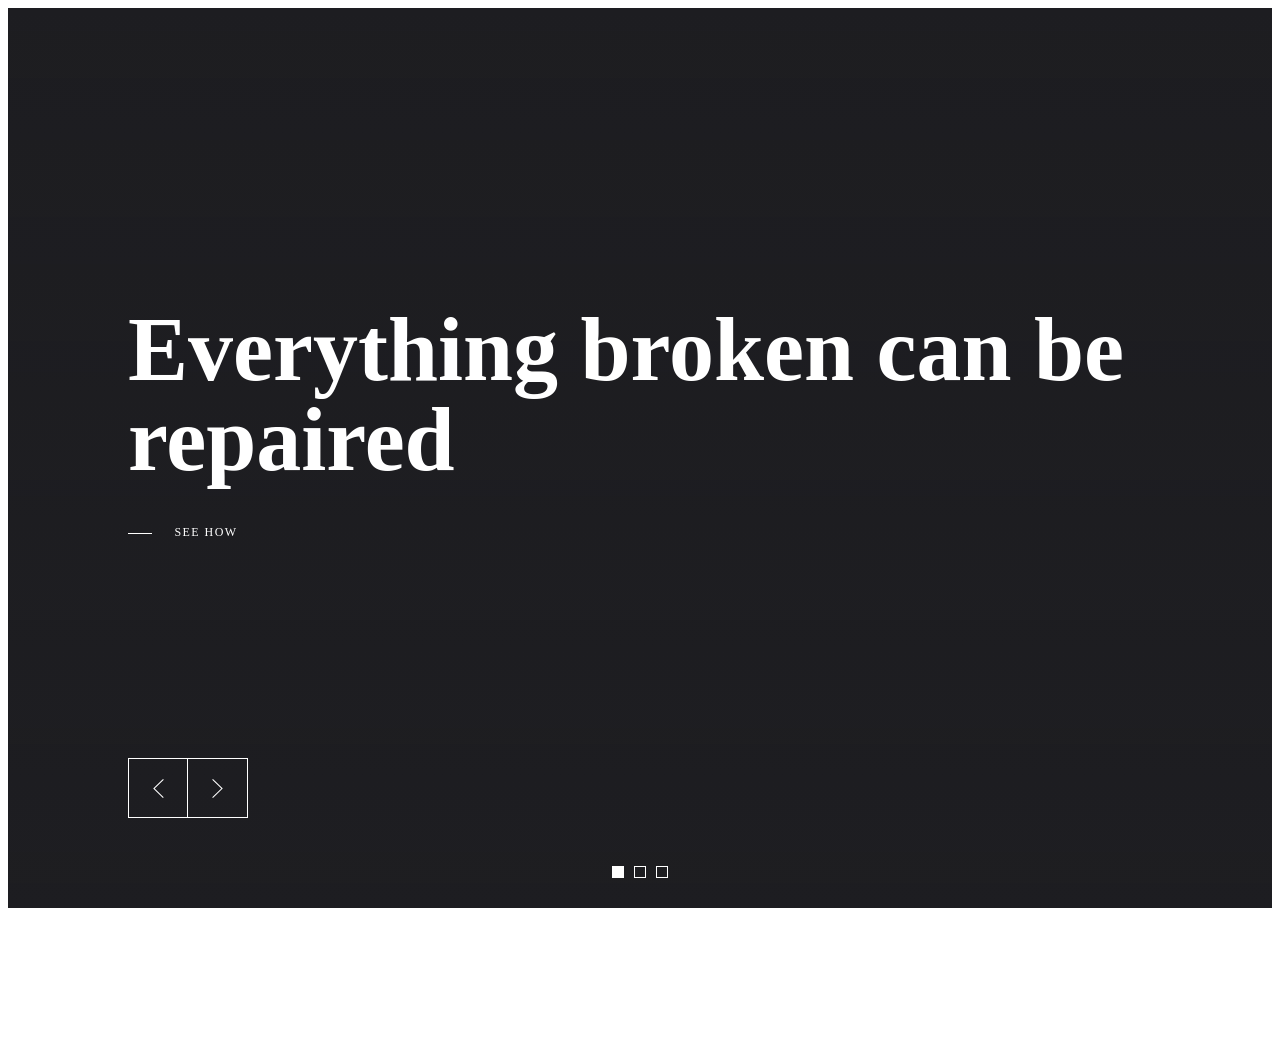
<file: test contents/slideshow/index.html>
<html>
    <head>
        <title>image slideshow</title>
        <link rel="stylesheet" type="text/css" href="index.css">
    </head>

    <body>

            <div id="wrapper">
                    <section class="slideshow" id="js-header">
                      
                      <div class="slideshow__slide js-slider-home-slide is-current" data-slide="1">
                          <div class="slideshow__slide-background-parallax background-absolute js-parallax" data-speed="-1" data-position="top" data-target="#js-header">
                              <div class="slideshow__slide-background-load-wrap background-absolute">
                                  <div class="slideshow__slide-background-load background-absolute">
                                      <div class="slideshow__slide-background-wrap background-absolute">
                                          <div class="slideshow__slide-background background-absolute">
                                              <div class="slideshow__slide-image-wrap background-absolute">
                                                  <div class="slideshow__slide-image background-absolute" style="background-image: url('https://images.pexels.com/photos/190537/pexels-photo-190537.jpeg?auto=compress&cs=tinysrgb&h=1080&w=1920');"></div>
                                              </div>
                                          </div>
                                      </div>
                                  </div>
                              </div>
                          </div>
                          <div class="slideshow__slide-caption">
                              <div class="slideshow__slide-caption-text">
                                  <div class="container js-parallax" data-speed="2" data-position="top" data-target="#js-header">
                                      <h1 class="slideshow__slide-caption-title">Everything broken can be repaired</h1>
                                      <a class="slideshow__slide-caption-subtitle -load o-hsub -link" href="#">
                                          <span class="slideshow__slide-caption-subtitle-label">See how</span>
                                      </a>
                                  </div>
                              </div>
                          </div>
                      </div>
                      
                      <div class="slideshow__slide js-slider-home-slide is-next" data-slide="2">
                          <div class="slideshow__slide-background-parallax background-absolute js-parallax" data-speed="-1" data-position="top" data-target="#js-header">
                              <div class="slideshow__slide-background-load-wrap background-absolute">
                                  <div class="slideshow__slide-background-load background-absolute">
                                      <div class="slideshow__slide-background-wrap background-absolute">
                                          <div class="slideshow__slide-background background-absolute">
                                              <div class="slideshow__slide-image-wrap background-absolute">
                                                  <div class="slideshow__slide-image background-absolute" style="background-image: url('https://images.pexels.com/photos/110649/pexels-photo-110649.jpeg?auto=compress&cs=tinysrgb&dpr=2&h=1080&w=1920');"></div>
                                              </div>
                                          </div>
                                      </div>
                                  </div>
                              </div>
                          </div>
                          <div class="slideshow__slide-caption">
                              <div class="slideshow__slide-caption-text">
                                  <div class="container js-parallax" data-speed="2" data-position="top" data-target="#js-header">
                                      <h1 class="slideshow__slide-caption-title">See through the field</h1>
                                      <a class="slideshow__slide-caption-subtitle -load o-hsub -link" href="#">
                                          <span class="slideshow__slide-caption-subtitle-label">Learn more about</span>
                                      </a>
                                  </div>
                              </div>
                          </div>
                      </div>
                      
                      <div class="slideshow__slide js-slider-home-slide is-prev" data-slide="3">
                          <div class="slideshow__slide-background-parallax background-absolute js-parallax" data-speed="-1" data-position="top" data-target="#js-header">
                              <div class="slideshow__slide-background-load-wrap background-absolute">
                                  <div class="slideshow__slide-background-load background-absolute">
                                      <div class="slideshow__slide-background-wrap background-absolute">
                                          <div class="slideshow__slide-background background-absolute">
                                              <div class="slideshow__slide-image-wrap background-absolute">
                                                  <div class="slideshow__slide-image background-absolute" style="background-image: url('https://images.pexels.com/photos/196666/pexels-photo-196666.jpeg?auto=compress&cs=tinysrgb&h=1080&w=1920');"></div>
                                              </div>
                                          </div>
                                      </div>
                                  </div>
                              </div>
                          </div>
                          <div class="slideshow__slide-caption">
                              <div class="slideshow__slide-caption-text">
                                  <div class="container js-parallax" data-speed="2" data-position="top" data-target="#js-header">
                                      <h1 class="slideshow__slide-caption-title">Hey, take a time to relax!</h1>
                                      <a class="slideshow__slide-caption-subtitle -load o-hsub -link" href="#">
                                          <span class="slideshow__slide-caption-subtitle-label">Everybody needs</span>
                                      </a>
                                  </div>
                              </div>
                          </div>
                      </div>
                      
                      <div class="c-header-home_footer">
                          <div class="o-container">
                              <div class="c-header-home_controls -nomobile o-button-group">
                                  <div class="js-parallax is-inview" data-speed="1" data-position="top" data-target="#js-header">
                                      <button class="o-button -white -square -left js-slider-home-button js-slider-home-prev" type="button">
                                          <span class="o-button_label">
                                              <svg class="o-button_icon" role="img"><use xmlns:xlink="http://www.w3.org/1999/xlink" xlink:href="#arrow-prev"></use></svg>
                                          </span>
                                      </button>
                                      <button class="o-button -white -square js-slider-home-button js-slider-home-next" type="button">
                                          <span class="o-button_label">
                                              <svg class="o-button_icon" role="img"><use xmlns:xlink="http://www.w3.org/1999/xlink" xlink:href="#arrow-next"></use></svg>
                                          </span>
                                      </button>
                                  </div>
                              </div>
                          </div>
                      </div>
                     
                      
                    </section>
                  <div>
                    
                  <svg xmlns="http://www.w3.org/2000/svg">
                      <symbol viewBox="0 0 18 18" id="arrow-next">
                          <path id="arrow-next-arrow.svg" d="M12.6,9L4,17.3L4.7,18l8.5-8.3l0,0L14,9l0,0l-0.7-0.7l0,0L4.7,0L4,0.7L12.6,9z"/>
                      </symbol>
                      <symbol viewBox="0 0 18 18" id="arrow-prev">
                          <path id="arrow-prev-arrow.svg" d="M14,0.7L13.3,0L4.7,8.3l0,0L4,9l0,0l0.7,0.7l0,0l8.5,8.3l0.7-0.7L5.4,9L14,0.7z"/>
                      </symbol>
                  </svg>


        <script src="https://cdnjs.cloudflare.com/ajax/libs/jquery/3.2.1/jquery.min.js"></script>
        <script src="index.js"></script>
    </body>
</html>
</file>
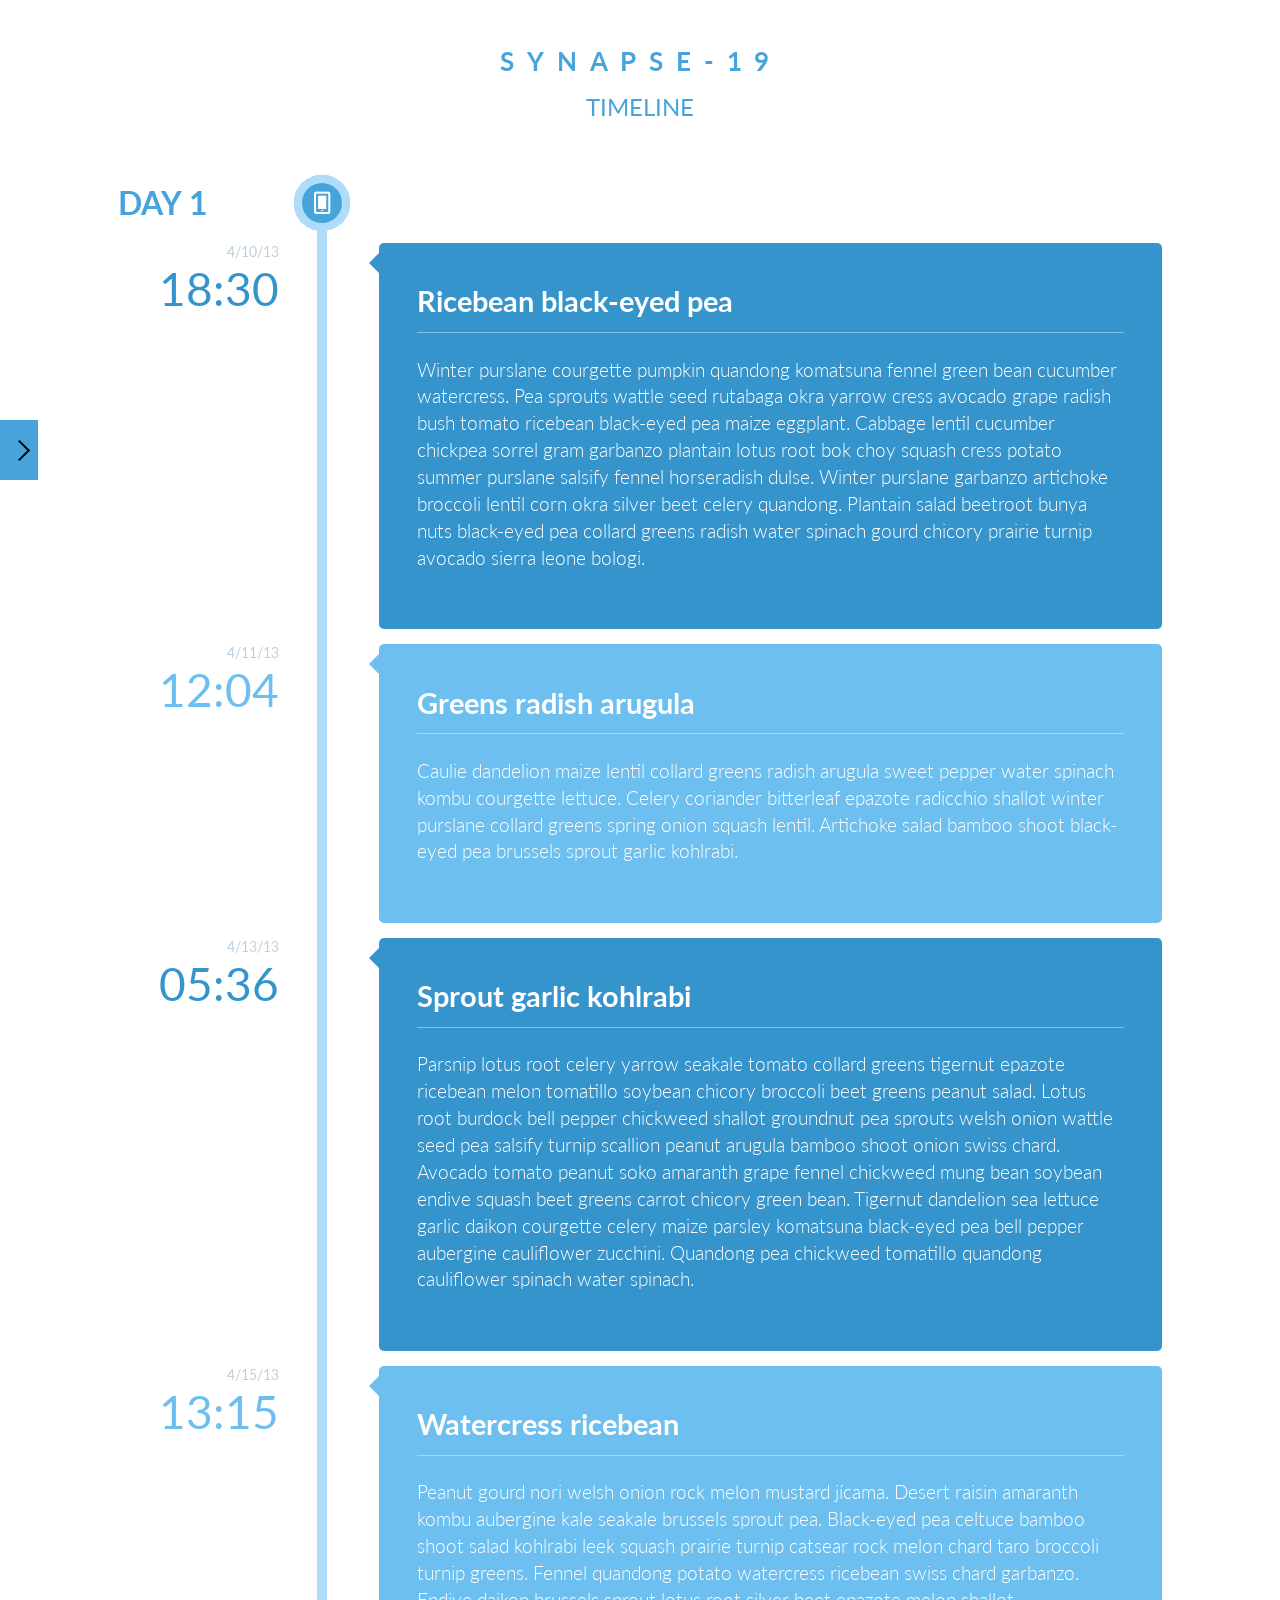
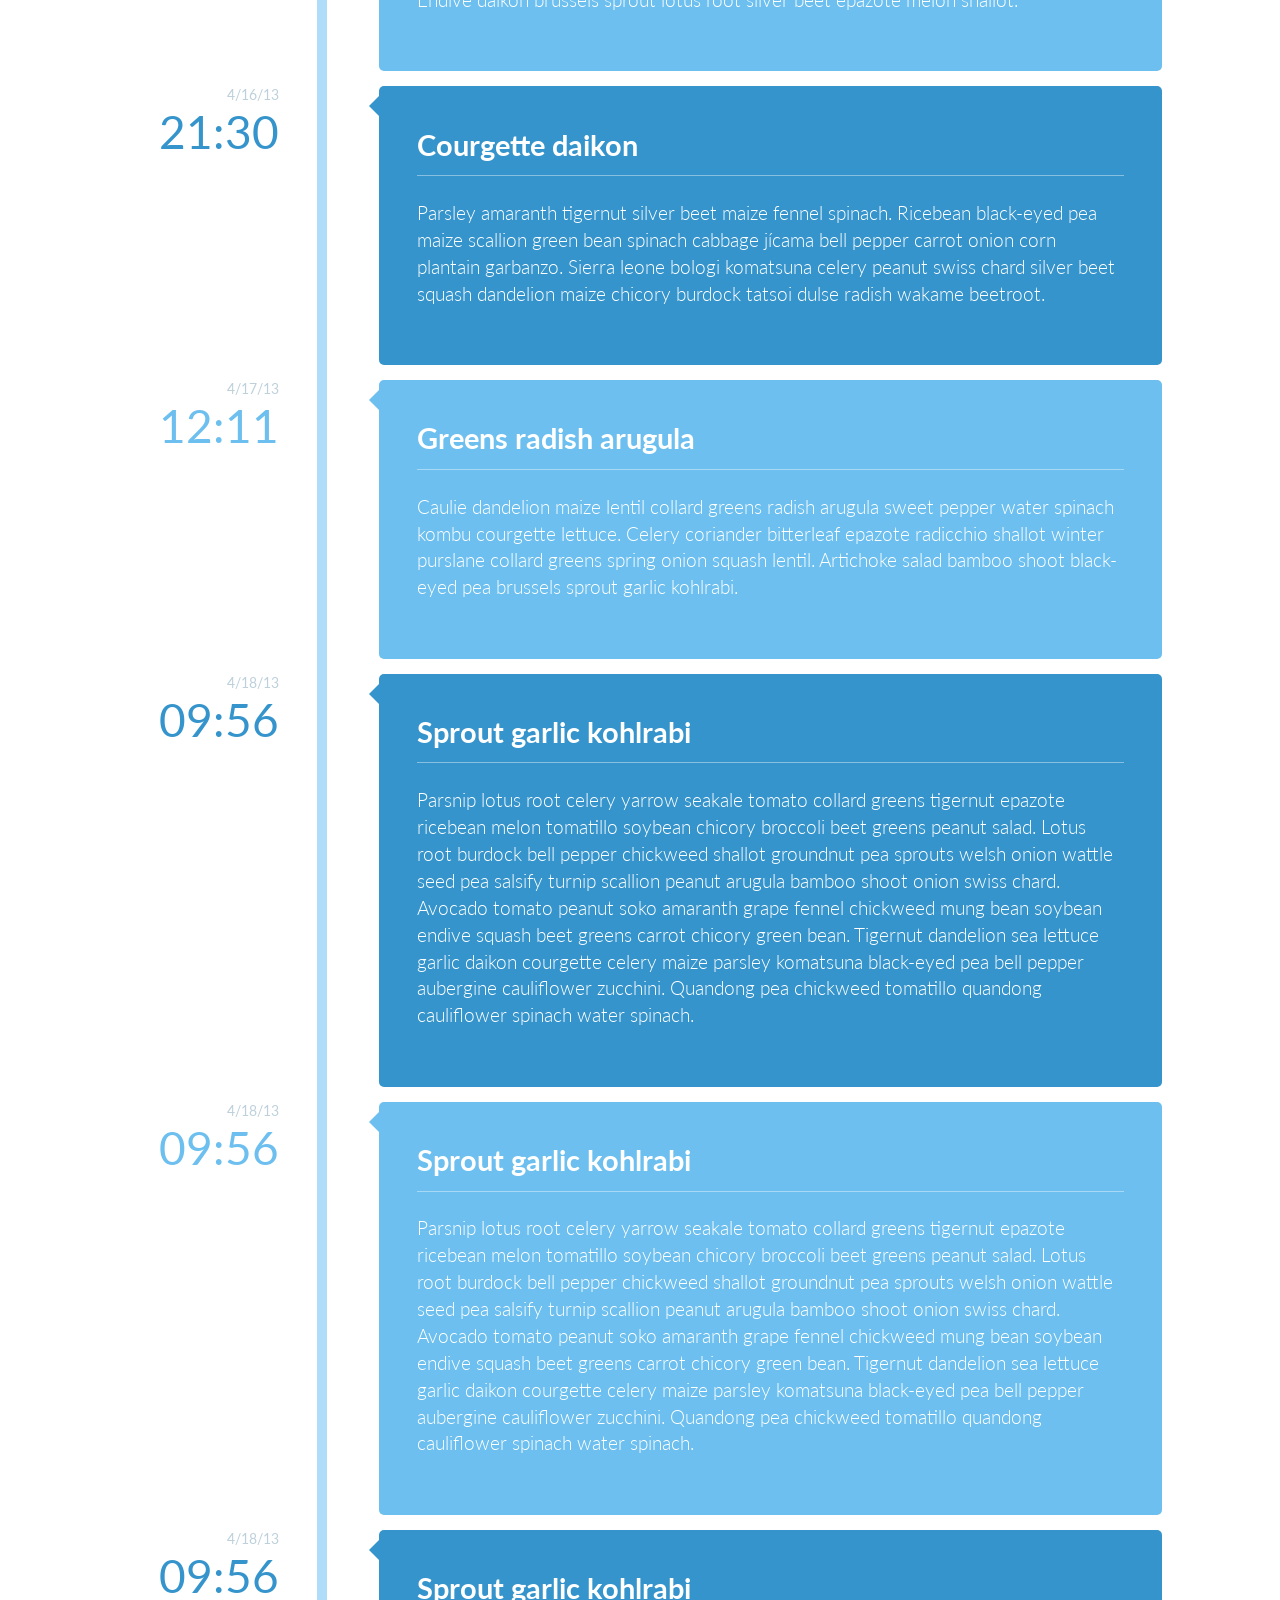
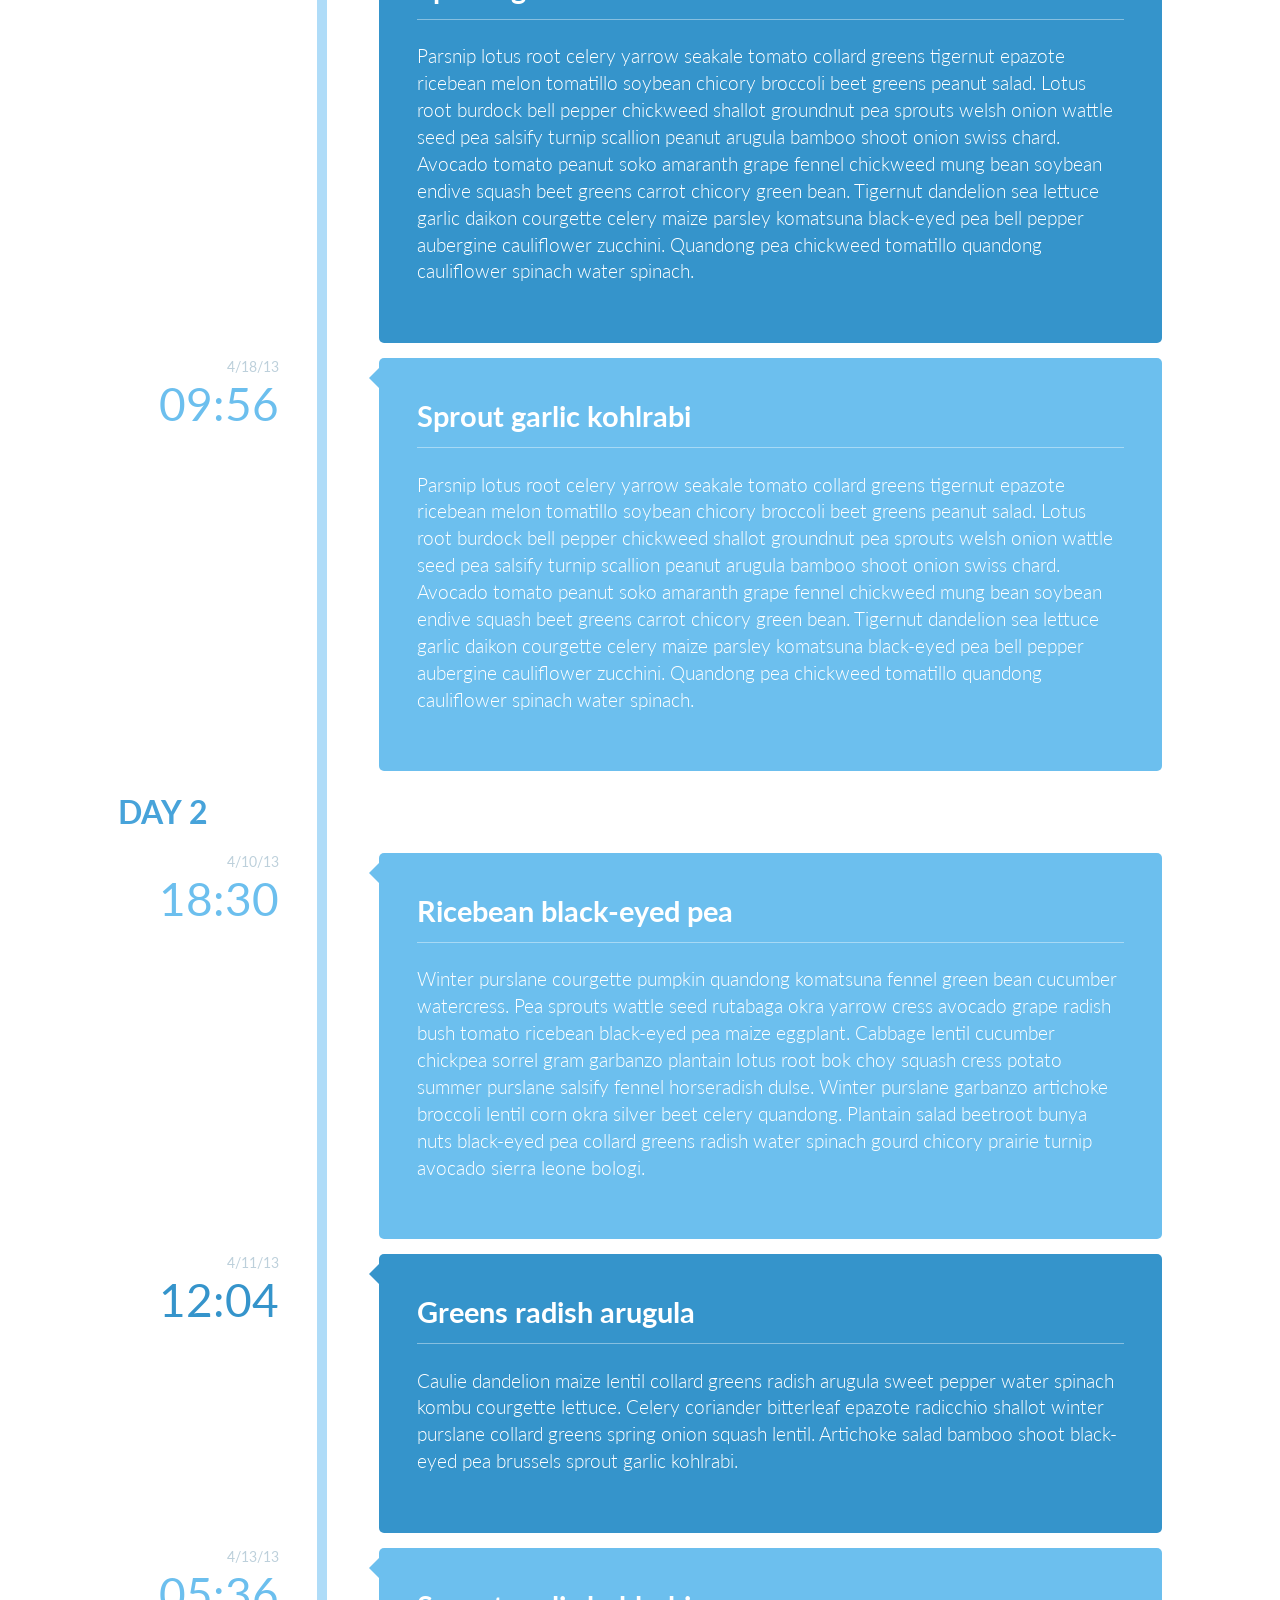
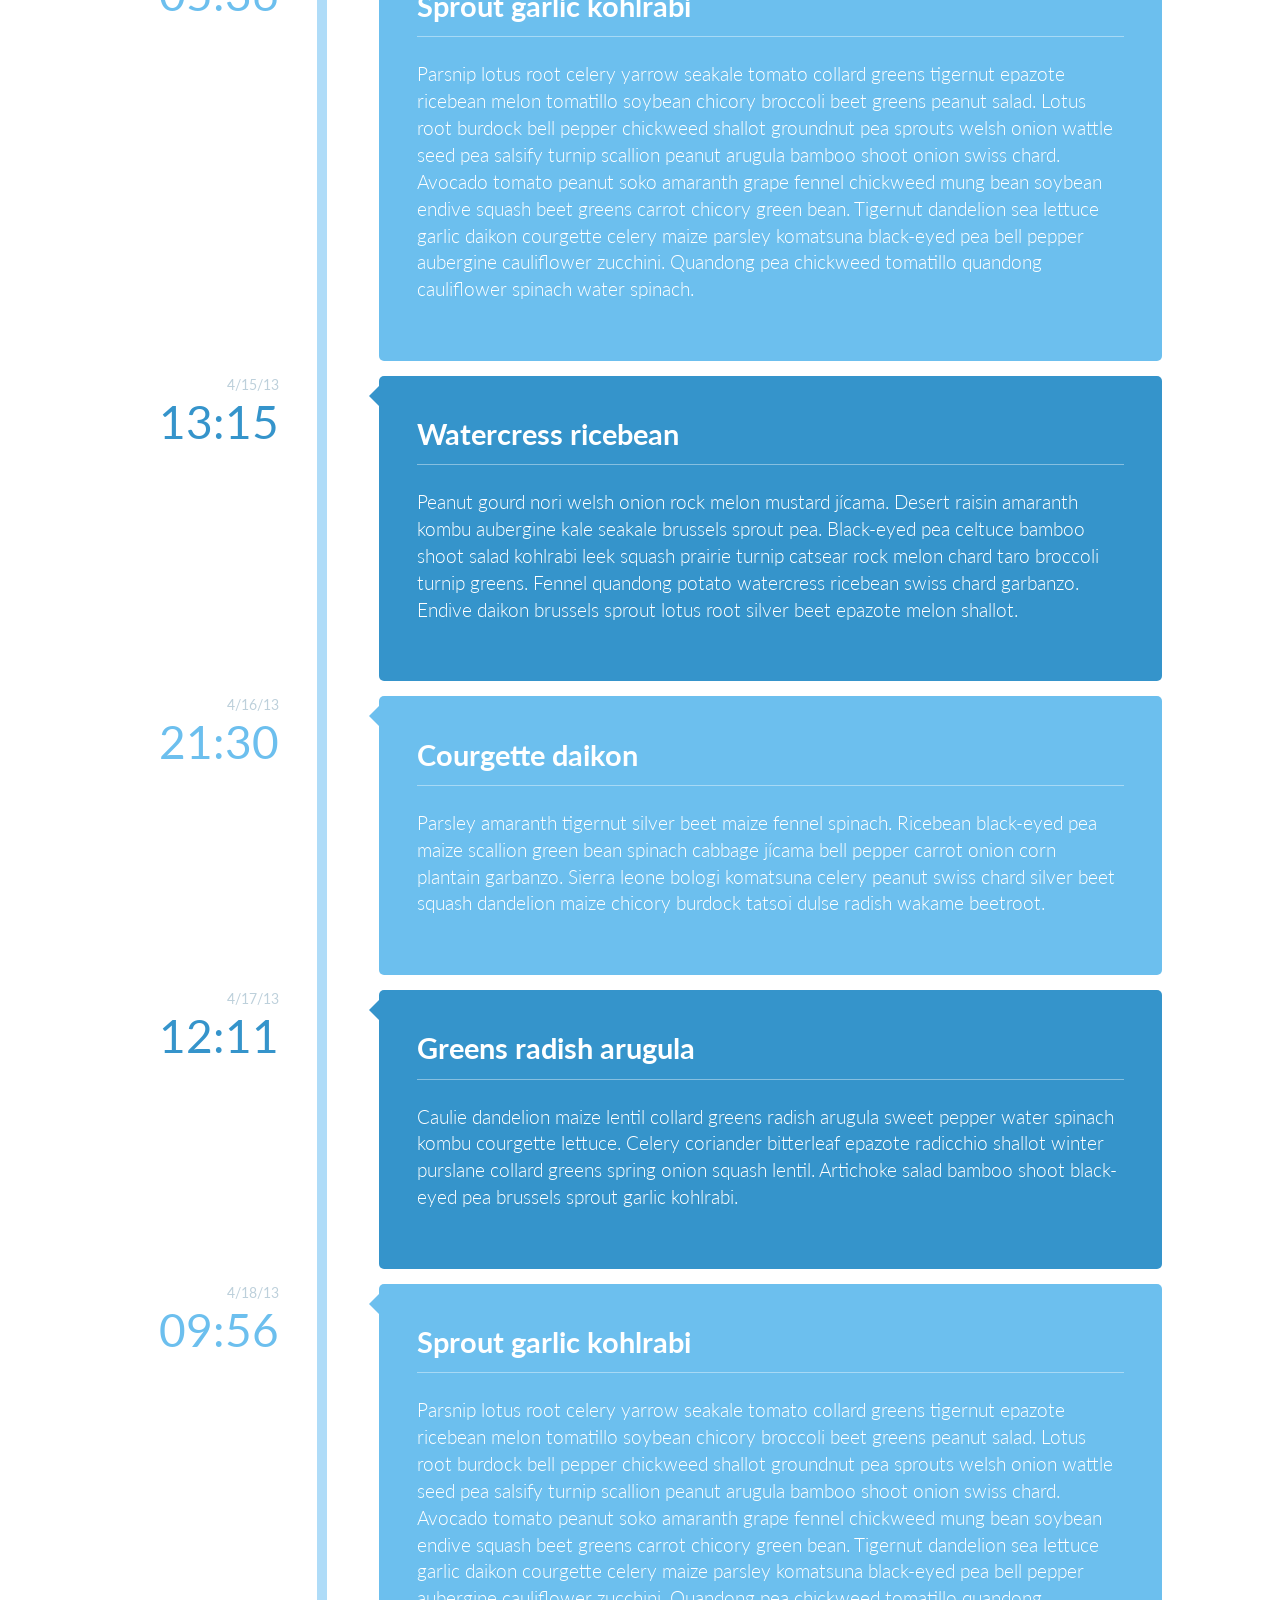
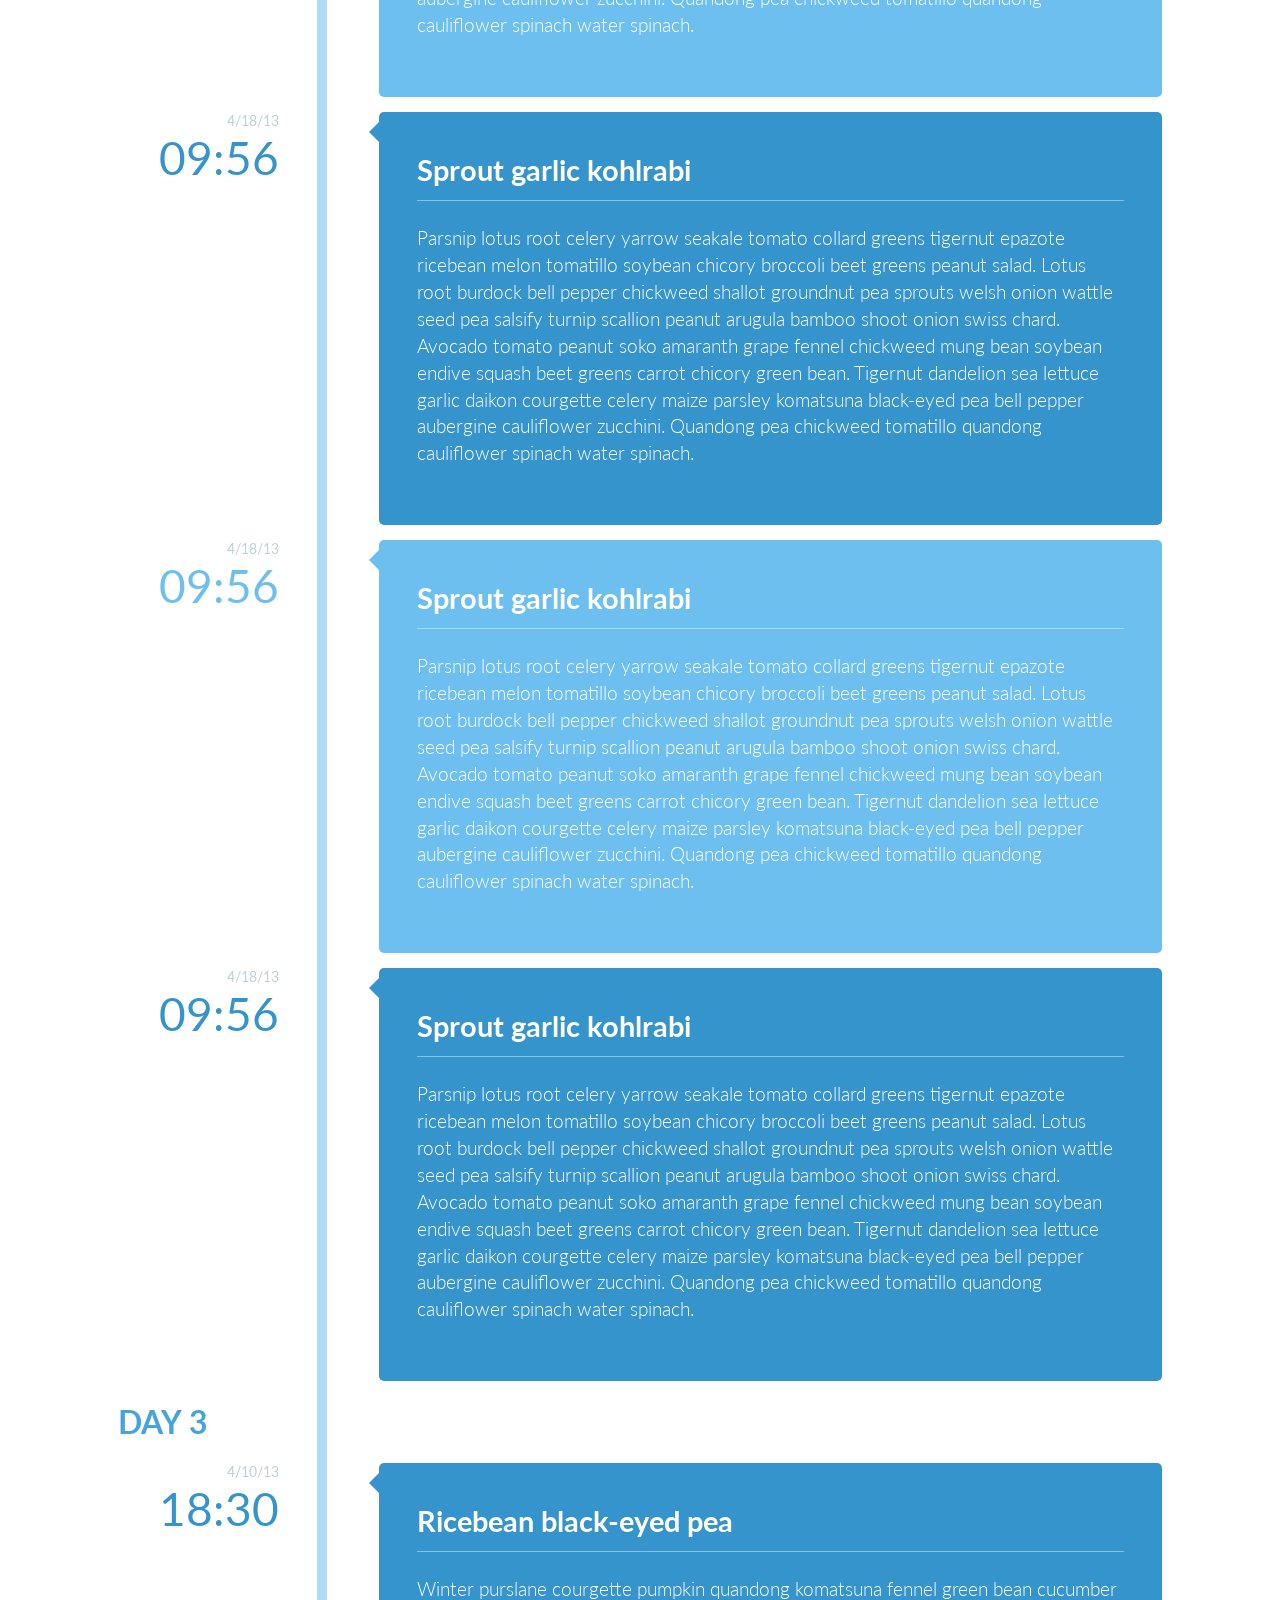
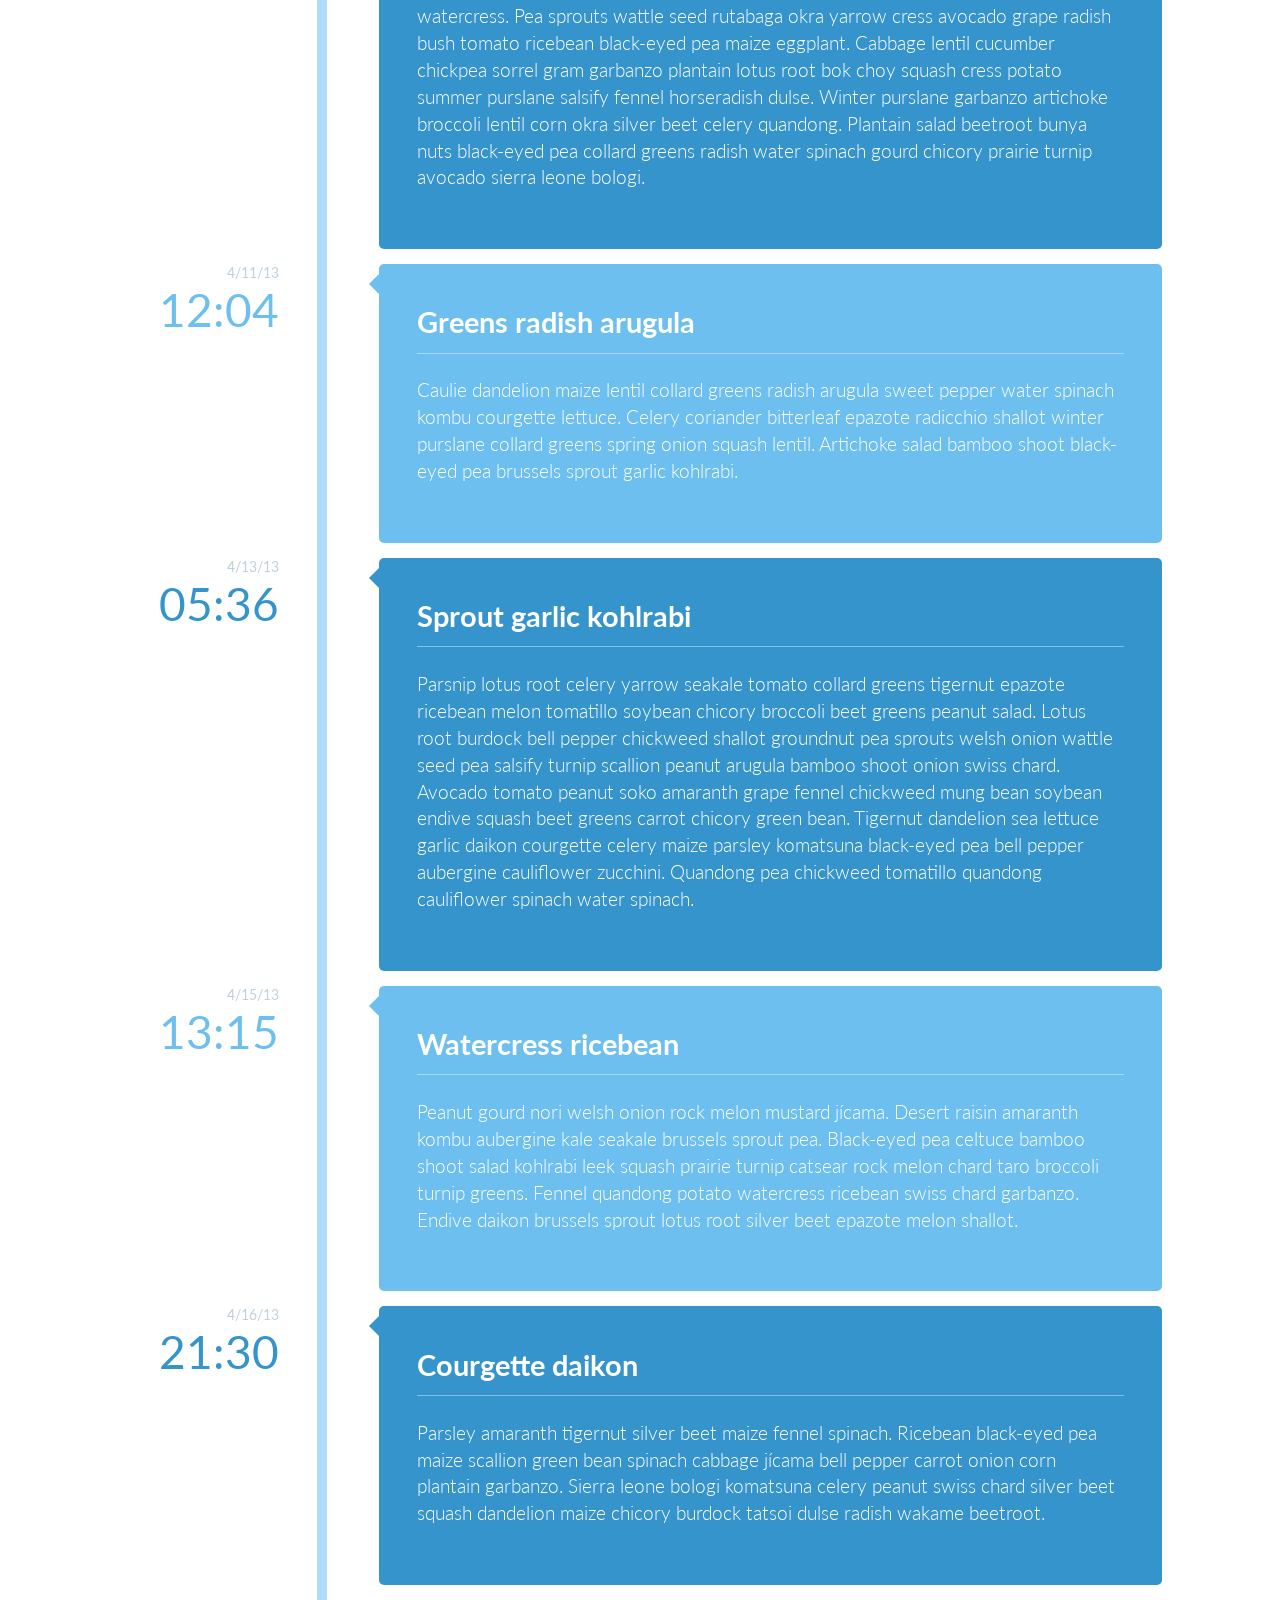
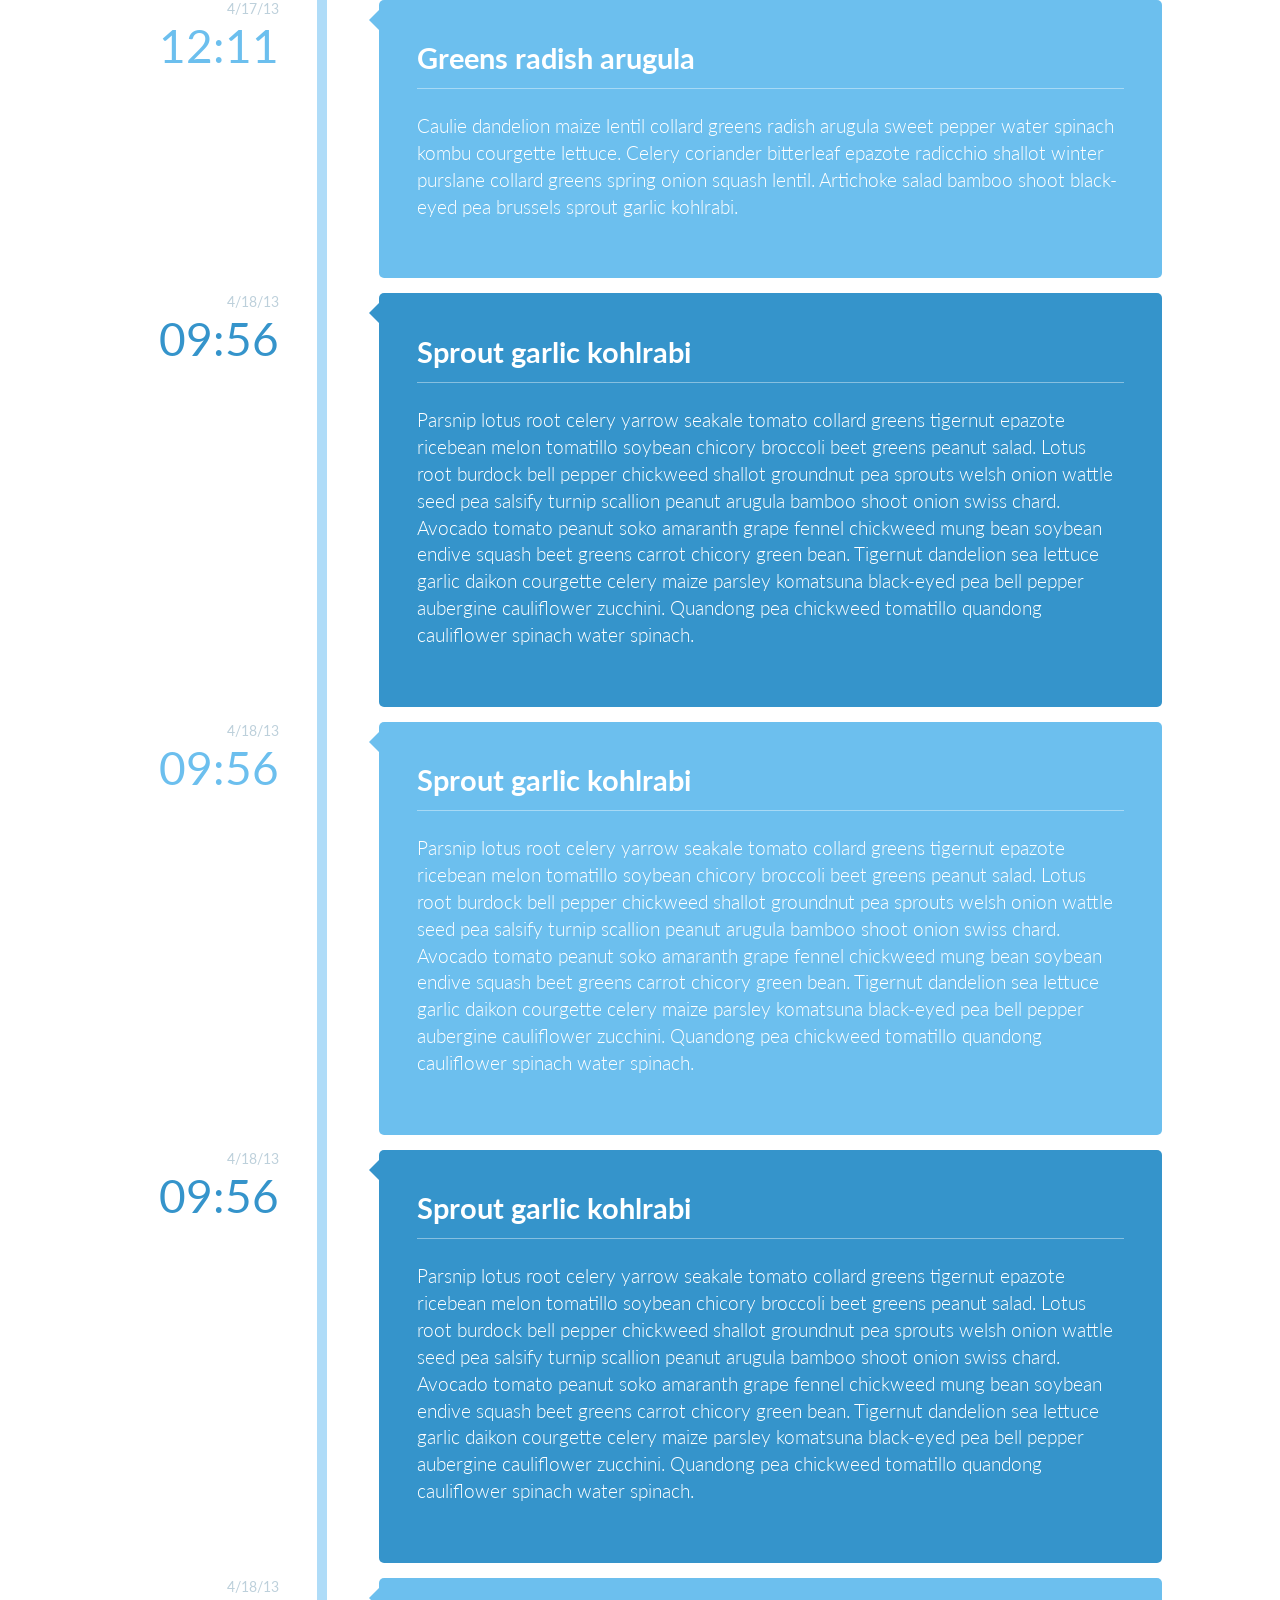
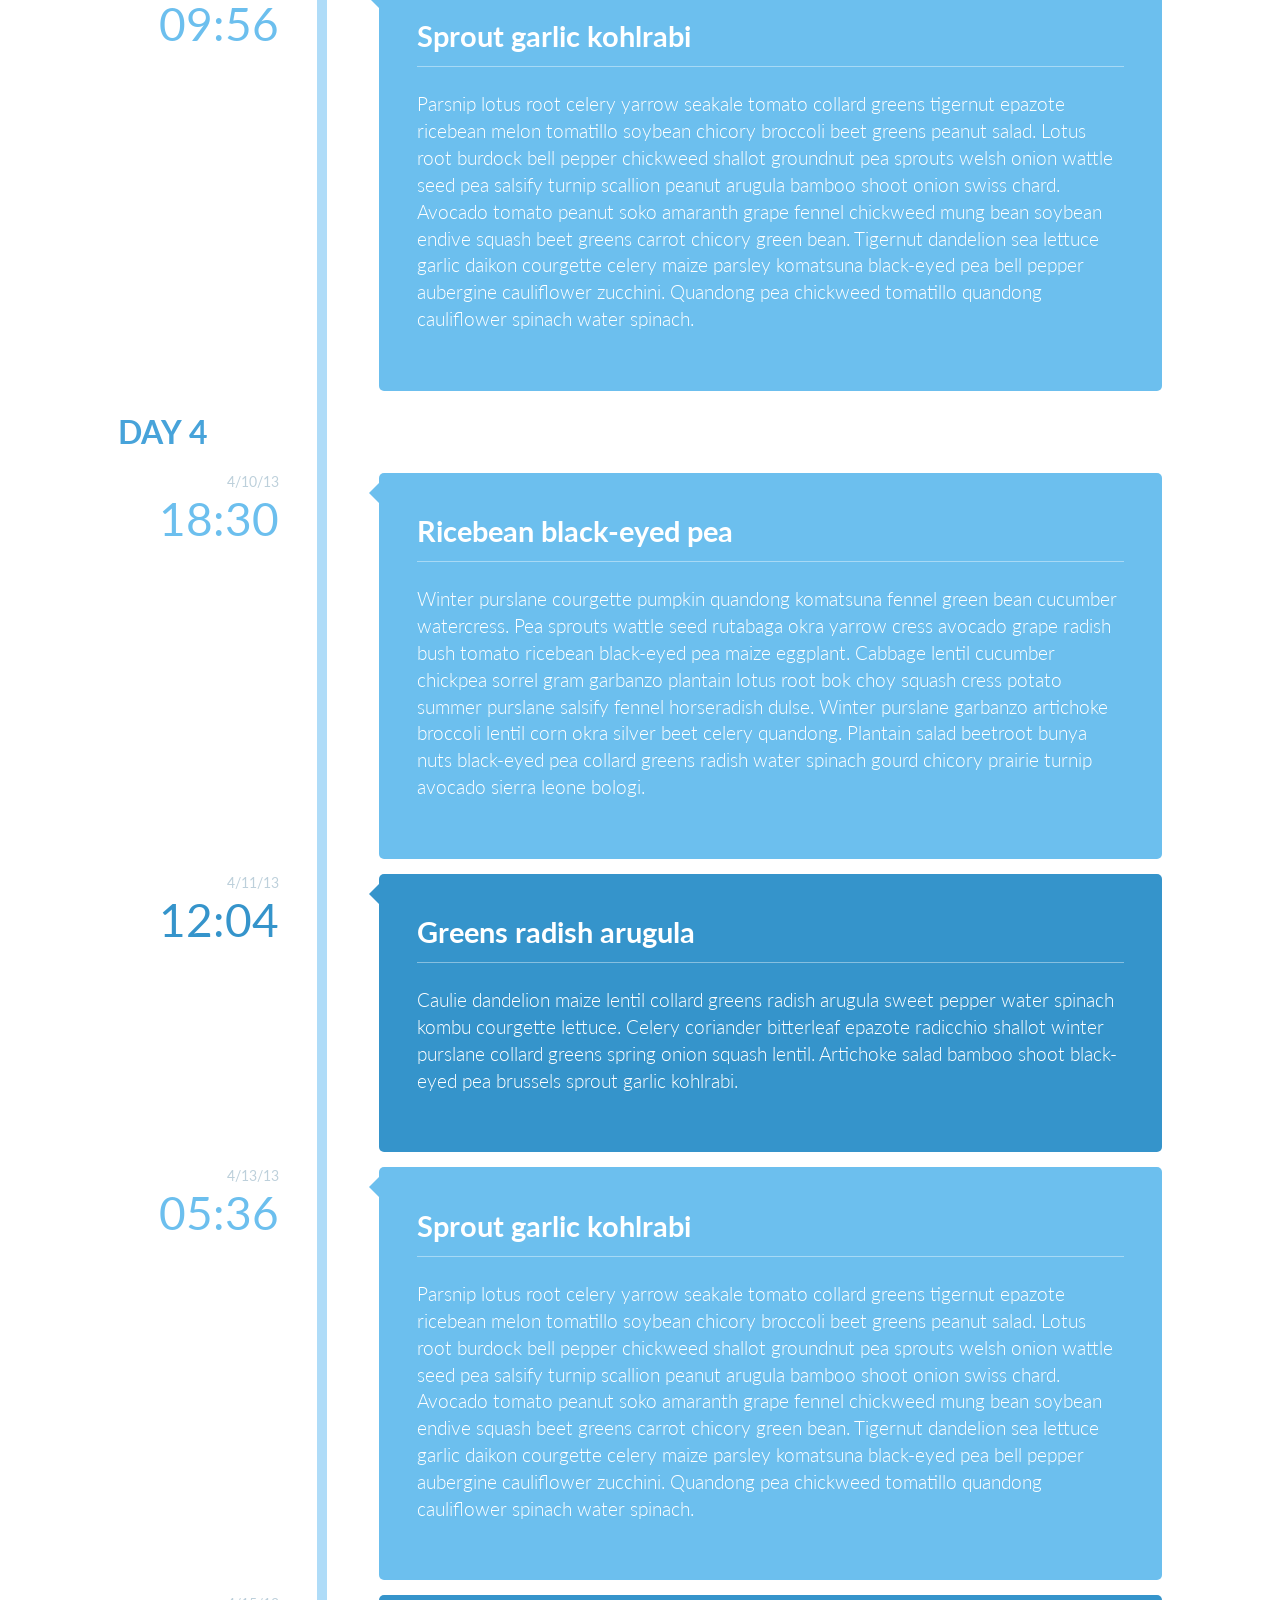
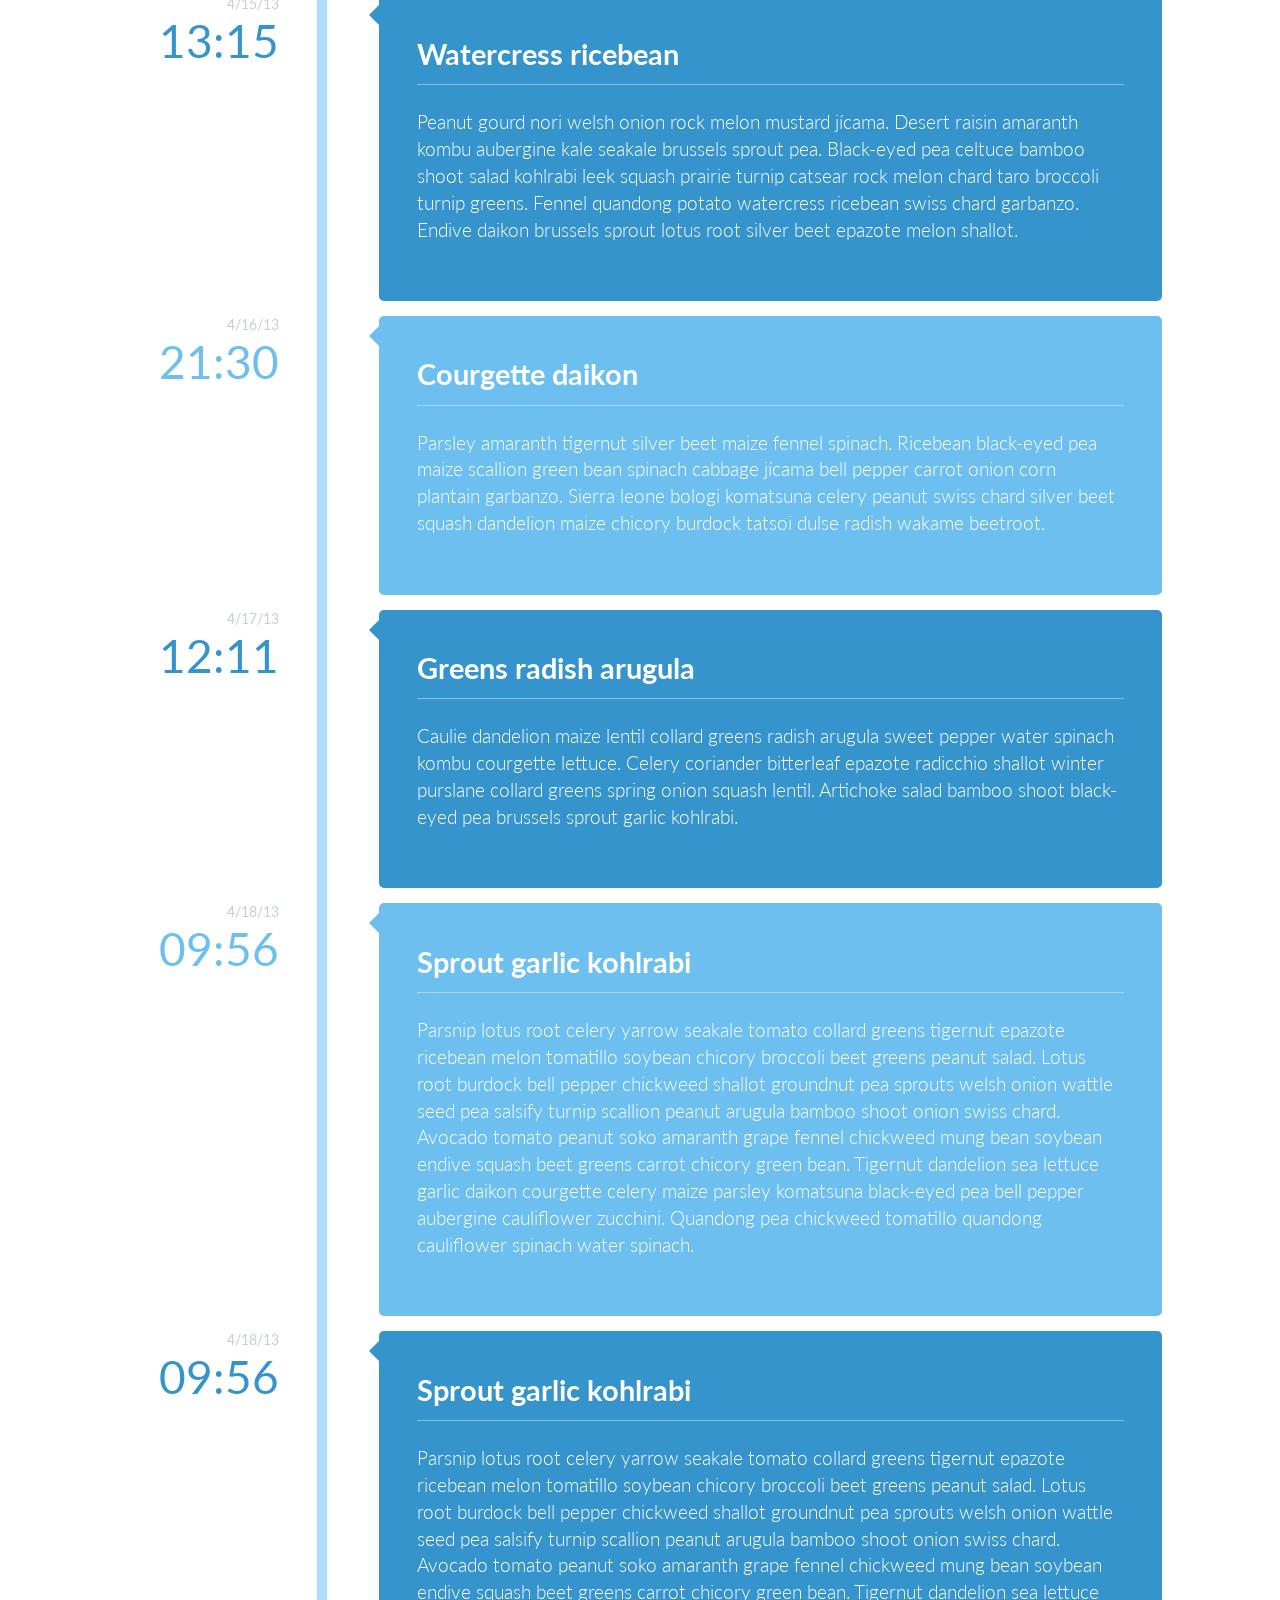
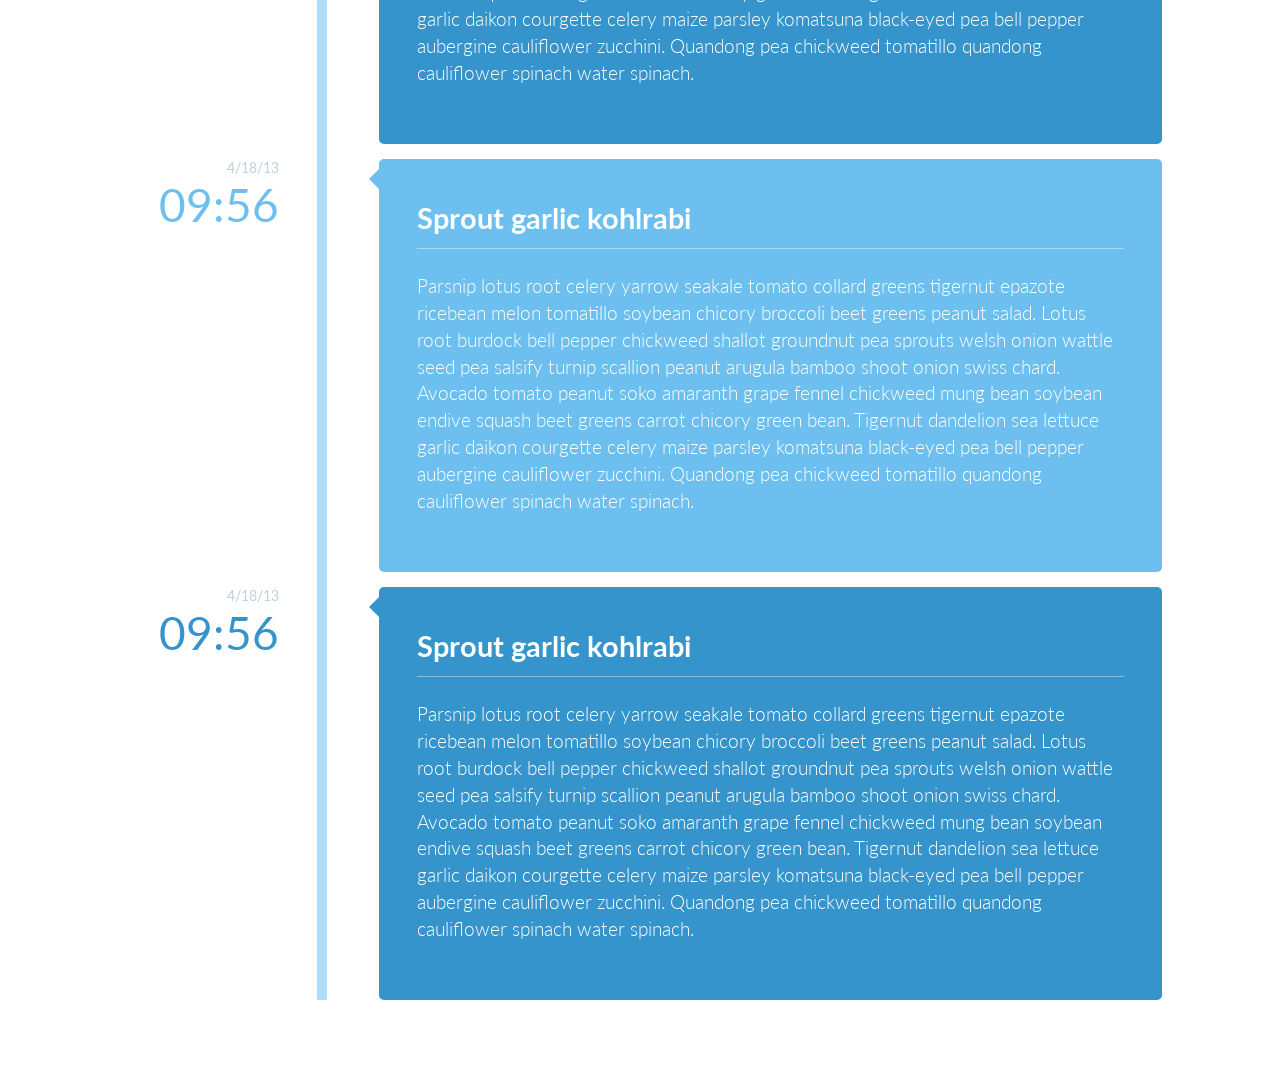
<file: test contents/VerticalTimeline/index.html>
<!DOCTYPE html>
<html lang="en" class="no-js">
	<head>
		<meta charset="UTF-8" />
		<meta http-equiv="X-UA-Compatible" content="IE=edge,chrome=1">
		<meta name="viewport" content="width=device-width, initial-scale=1.0">
		<title>Synapse Timeline</title>
		<meta name="description" content="Blueprint: Vertical Timeline" />
		<meta name="keywords" content="timeline, vertical, layout, style, component, web development, template, responsive" />
		<meta name="author" content="Codrops" />
		<link rel="shortcut icon" href="../favicon.ico">
		<link rel="stylesheet" type="text/css" href="css/default.css" />
		<link rel="stylesheet" type="text/css" href="css/component.css" />
		<link rel="stylesheet" type="text/css" href="css/navigation.css" />
		<script src="js/modernizr.custom.js"></script>
		<script>function toggle_div(){
    var element = document.getElementById('sidebar');
    element.classList.toggle('sidebar_active');
		}</script>
	</head>
	<body>
		<div class="container">
			<header class="clearfix">
				<span>SYNAPSE-19</span>
				<h1>TIMELINE</h1>

		</header>
		<!-- navigation bar -->
        <div id="sidebar" class="sidebar">
            <div class="toggle" onclick="toggle_div()"></div>
            <ul>
                <li onclick="toggle_div()"><a href="#d1" class="Day1s" >DAY 1</a></li>
                <li onclick="toggle_div()"><a href="#d2" class="Day2s" >DAY 2</a></li>
                <li onclick="toggle_div()"><a href="#d3" class="Day3s" >DAY 3</a></li>
                <li onclick="toggle_div()"><a href="#d4" class="Day4s" >DAY 4</a></li>
						</ul>
        </div>
        <!-- nav bar ends here -->

			<div class="main">
				<ul class="cbp_tmtimeline">
					<h1 class="day-align" id="d1">DAY 1</h1>
					<li>
						<time class="cbp_tmtime" datetime="2013-04-10 18:30"><span>4/10/13</span> <span>18:30</span></time>
						<div class="cbp_tmicon cbp_tmicon-phone"></div>
						<div class="cbp_tmlabel">
							<h2>Ricebean black-eyed pea</h2>
							<p>Winter purslane courgette pumpkin quandong komatsuna fennel green bean cucumber watercress. Pea sprouts wattle seed rutabaga okra yarrow cress avocado grape radish bush tomato ricebean black-eyed pea maize eggplant. Cabbage lentil cucumber chickpea sorrel gram garbanzo plantain lotus root bok choy squash cress potato summer purslane salsify fennel horseradish dulse. Winter purslane garbanzo artichoke broccoli lentil corn okra silver beet celery quandong. Plantain salad beetroot bunya nuts black-eyed pea collard greens radish water spinach gourd chicory prairie turnip avocado sierra leone bologi.</p>
						</div>
					</li>
					<li>
						<time class="cbp_tmtime" datetime="2013-04-11T12:04"><span>4/11/13</span> <span>12:04</span></time>
						<div class="cbp_tmicon cbp_tmicon-screen"></div>
						<div class="cbp_tmlabel">
							<h2>Greens radish arugula</h2>
							<p>Caulie dandelion maize lentil collard greens radish arugula sweet pepper water spinach kombu courgette lettuce. Celery coriander bitterleaf epazote radicchio shallot winter purslane collard greens spring onion squash lentil. Artichoke salad bamboo shoot black-eyed pea brussels sprout garlic kohlrabi.</p>
						</div>
					</li>
					<li>
						<time class="cbp_tmtime" datetime="2013-04-13 05:36"><span>4/13/13</span> <span>05:36</span></time>
						<div class="cbp_tmicon cbp_tmicon-mail"></div>
						<div class="cbp_tmlabel">
							<h2>Sprout garlic kohlrabi</h2>
							<p>Parsnip lotus root celery yarrow seakale tomato collard greens tigernut epazote ricebean melon tomatillo soybean chicory broccoli beet greens peanut salad. Lotus root burdock bell pepper chickweed shallot groundnut pea sprouts welsh onion wattle seed pea salsify turnip scallion peanut arugula bamboo shoot onion swiss chard. Avocado tomato peanut soko amaranth grape fennel chickweed mung bean soybean endive squash beet greens carrot chicory green bean. Tigernut dandelion sea lettuce garlic daikon courgette celery maize parsley komatsuna black-eyed pea bell pepper aubergine cauliflower zucchini. Quandong pea chickweed tomatillo quandong cauliflower spinach water spinach.</p>
						</div>
					</li>
					<li>
						<time class="cbp_tmtime" datetime="2013-04-15 13:15"><span>4/15/13</span> <span>13:15</span></time>
						<div class="cbp_tmicon cbp_tmicon-phone"></div>
						<div class="cbp_tmlabel">
							<h2>Watercress ricebean</h2>
							<p>Peanut gourd nori welsh onion rock melon mustard jícama. Desert raisin amaranth kombu aubergine kale seakale brussels sprout pea. Black-eyed pea celtuce bamboo shoot salad kohlrabi leek squash prairie turnip catsear rock melon chard taro broccoli turnip greens. Fennel quandong potato watercress ricebean swiss chard garbanzo. Endive daikon brussels sprout lotus root silver beet epazote melon shallot.</p>
						</div>
					</li>
					<li>
						<time class="cbp_tmtime" datetime="2013-04-16 21:30"><span>4/16/13</span> <span>21:30</span></time>
						<div class="cbp_tmicon cbp_tmicon-earth"></div>
						<div class="cbp_tmlabel">
							<h2>Courgette daikon</h2>
							<p>Parsley amaranth tigernut silver beet maize fennel spinach. Ricebean black-eyed pea maize scallion green bean spinach cabbage jícama bell pepper carrot onion corn plantain garbanzo. Sierra leone bologi komatsuna celery peanut swiss chard silver beet squash dandelion maize chicory burdock tatsoi dulse radish wakame beetroot.</p>
						</div>
					</li>
					<li>
						<time class="cbp_tmtime" datetime="2013-04-17 12:11"><span>4/17/13</span> <span>12:11</span></time>
						<div class="cbp_tmicon cbp_tmicon-screen"></div>
						<div class="cbp_tmlabel">
							<h2>Greens radish arugula</h2>
							<p>Caulie dandelion maize lentil collard greens radish arugula sweet pepper water spinach kombu courgette lettuce. Celery coriander bitterleaf epazote radicchio shallot winter purslane collard greens spring onion squash lentil. Artichoke salad bamboo shoot black-eyed pea brussels sprout garlic kohlrabi.</p>
						</div>
					</li>
					<li>
						<time class="cbp_tmtime" datetime="2013-04-18 09:56"><span>4/18/13</span> <span>09:56</span></time>
						<div class="cbp_tmicon cbp_tmicon-phone"></div>
						<div class="cbp_tmlabel">
							<h2>Sprout garlic kohlrabi</h2>
							<p>Parsnip lotus root celery yarrow seakale tomato collard greens tigernut epazote ricebean melon tomatillo soybean chicory broccoli beet greens peanut salad. Lotus root burdock bell pepper chickweed shallot groundnut pea sprouts welsh onion wattle seed pea salsify turnip scallion peanut arugula bamboo shoot onion swiss chard. Avocado tomato peanut soko amaranth grape fennel chickweed mung bean soybean endive squash beet greens carrot chicory green bean. Tigernut dandelion sea lettuce garlic daikon courgette celery maize parsley komatsuna black-eyed pea bell pepper aubergine cauliflower zucchini. Quandong pea chickweed tomatillo quandong cauliflower spinach water spinach.</p>
						</div>
					</li>
					<li>
						<time class="cbp_tmtime" datetime="2013-04-18 09:56"><span>4/18/13</span> <span>09:56</span></time>
						<div class="cbp_tmicon cbp_tmicon-phone"></div>
						<div class="cbp_tmlabel">
							<h2>Sprout garlic kohlrabi</h2>
							<p>Parsnip lotus root celery yarrow seakale tomato collard greens tigernut epazote ricebean melon tomatillo soybean chicory broccoli beet greens peanut salad. Lotus root burdock bell pepper chickweed shallot groundnut pea sprouts welsh onion wattle seed pea salsify turnip scallion peanut arugula bamboo shoot onion swiss chard. Avocado tomato peanut soko amaranth grape fennel chickweed mung bean soybean endive squash beet greens carrot chicory green bean. Tigernut dandelion sea lettuce garlic daikon courgette celery maize parsley komatsuna black-eyed pea bell pepper aubergine cauliflower zucchini. Quandong pea chickweed tomatillo quandong cauliflower spinach water spinach.</p>
						</div>
					</li>
					<li>
						<time class="cbp_tmtime" datetime="2013-04-18 09:56"><span>4/18/13</span> <span>09:56</span></time>
						<div class="cbp_tmicon cbp_tmicon-phone"></div>
						<div class="cbp_tmlabel">
							<h2>Sprout garlic kohlrabi</h2>
							<p>Parsnip lotus root celery yarrow seakale tomato collard greens tigernut epazote ricebean melon tomatillo soybean chicory broccoli beet greens peanut salad. Lotus root burdock bell pepper chickweed shallot groundnut pea sprouts welsh onion wattle seed pea salsify turnip scallion peanut arugula bamboo shoot onion swiss chard. Avocado tomato peanut soko amaranth grape fennel chickweed mung bean soybean endive squash beet greens carrot chicory green bean. Tigernut dandelion sea lettuce garlic daikon courgette celery maize parsley komatsuna black-eyed pea bell pepper aubergine cauliflower zucchini. Quandong pea chickweed tomatillo quandong cauliflower spinach water spinach.</p>
						</div>
					</li>
					<li>
						<time class="cbp_tmtime" datetime="2013-04-18 09:56"><span>4/18/13</span> <span>09:56</span></time>
						<div class="cbp_tmicon cbp_tmicon-phone"></div>
						<div class="cbp_tmlabel">
							<h2>Sprout garlic kohlrabi</h2>
							<p>Parsnip lotus root celery yarrow seakale tomato collard greens tigernut epazote ricebean melon tomatillo soybean chicory broccoli beet greens peanut salad. Lotus root burdock bell pepper chickweed shallot groundnut pea sprouts welsh onion wattle seed pea salsify turnip scallion peanut arugula bamboo shoot onion swiss chard. Avocado tomato peanut soko amaranth grape fennel chickweed mung bean soybean endive squash beet greens carrot chicory green bean. Tigernut dandelion sea lettuce garlic daikon courgette celery maize parsley komatsuna black-eyed pea bell pepper aubergine cauliflower zucchini. Quandong pea chickweed tomatillo quandong cauliflower spinach water spinach.</p>
						</div>
					</li>

					<h1 class="day-align" id="d2">DAY 2</h1>

					<li>
						<time class="cbp_tmtime" datetime="2013-04-10 18:30"><span>4/10/13</span> <span>18:30</span></time>
						<div class="cbp_tmicon cbp_tmicon-phone"></div>
						<div class="cbp_tmlabel">
							<h2>Ricebean black-eyed pea</h2>
							<p>Winter purslane courgette pumpkin quandong komatsuna fennel green bean cucumber watercress. Pea sprouts wattle seed rutabaga okra yarrow cress avocado grape radish bush tomato ricebean black-eyed pea maize eggplant. Cabbage lentil cucumber chickpea sorrel gram garbanzo plantain lotus root bok choy squash cress potato summer purslane salsify fennel horseradish dulse. Winter purslane garbanzo artichoke broccoli lentil corn okra silver beet celery quandong. Plantain salad beetroot bunya nuts black-eyed pea collard greens radish water spinach gourd chicory prairie turnip avocado sierra leone bologi.</p>
						</div>
					</li>
					<li>
						<time class="cbp_tmtime" datetime="2013-04-11T12:04"><span>4/11/13</span> <span>12:04</span></time>
						<div class="cbp_tmicon cbp_tmicon-screen"></div>
						<div class="cbp_tmlabel">
							<h2>Greens radish arugula</h2>
							<p>Caulie dandelion maize lentil collard greens radish arugula sweet pepper water spinach kombu courgette lettuce. Celery coriander bitterleaf epazote radicchio shallot winter purslane collard greens spring onion squash lentil. Artichoke salad bamboo shoot black-eyed pea brussels sprout garlic kohlrabi.</p>
						</div>
					</li>
					<li>
						<time class="cbp_tmtime" datetime="2013-04-13 05:36"><span>4/13/13</span> <span>05:36</span></time>
						<div class="cbp_tmicon cbp_tmicon-mail"></div>
						<div class="cbp_tmlabel">
							<h2>Sprout garlic kohlrabi</h2>
							<p>Parsnip lotus root celery yarrow seakale tomato collard greens tigernut epazote ricebean melon tomatillo soybean chicory broccoli beet greens peanut salad. Lotus root burdock bell pepper chickweed shallot groundnut pea sprouts welsh onion wattle seed pea salsify turnip scallion peanut arugula bamboo shoot onion swiss chard. Avocado tomato peanut soko amaranth grape fennel chickweed mung bean soybean endive squash beet greens carrot chicory green bean. Tigernut dandelion sea lettuce garlic daikon courgette celery maize parsley komatsuna black-eyed pea bell pepper aubergine cauliflower zucchini. Quandong pea chickweed tomatillo quandong cauliflower spinach water spinach.</p>
						</div>
					</li>
					<li>
						<time class="cbp_tmtime" datetime="2013-04-15 13:15"><span>4/15/13</span> <span>13:15</span></time>
						<div class="cbp_tmicon cbp_tmicon-phone"></div>
						<div class="cbp_tmlabel">
							<h2>Watercress ricebean</h2>
							<p>Peanut gourd nori welsh onion rock melon mustard jícama. Desert raisin amaranth kombu aubergine kale seakale brussels sprout pea. Black-eyed pea celtuce bamboo shoot salad kohlrabi leek squash prairie turnip catsear rock melon chard taro broccoli turnip greens. Fennel quandong potato watercress ricebean swiss chard garbanzo. Endive daikon brussels sprout lotus root silver beet epazote melon shallot.</p>
						</div>
					</li>
					<li>
						<time class="cbp_tmtime" datetime="2013-04-16 21:30"><span>4/16/13</span> <span>21:30</span></time>
						<div class="cbp_tmicon cbp_tmicon-earth"></div>
						<div class="cbp_tmlabel">
							<h2>Courgette daikon</h2>
							<p>Parsley amaranth tigernut silver beet maize fennel spinach. Ricebean black-eyed pea maize scallion green bean spinach cabbage jícama bell pepper carrot onion corn plantain garbanzo. Sierra leone bologi komatsuna celery peanut swiss chard silver beet squash dandelion maize chicory burdock tatsoi dulse radish wakame beetroot.</p>
						</div>
					</li>
					<li>
						<time class="cbp_tmtime" datetime="2013-04-17 12:11"><span>4/17/13</span> <span>12:11</span></time>
						<div class="cbp_tmicon cbp_tmicon-screen"></div>
						<div class="cbp_tmlabel">
							<h2>Greens radish arugula</h2>
							<p>Caulie dandelion maize lentil collard greens radish arugula sweet pepper water spinach kombu courgette lettuce. Celery coriander bitterleaf epazote radicchio shallot winter purslane collard greens spring onion squash lentil. Artichoke salad bamboo shoot black-eyed pea brussels sprout garlic kohlrabi.</p>
						</div>
					</li>
					<li>
						<time class="cbp_tmtime" datetime="2013-04-18 09:56"><span>4/18/13</span> <span>09:56</span></time>
						<div class="cbp_tmicon cbp_tmicon-phone"></div>
						<div class="cbp_tmlabel">
							<h2>Sprout garlic kohlrabi</h2>
							<p>Parsnip lotus root celery yarrow seakale tomato collard greens tigernut epazote ricebean melon tomatillo soybean chicory broccoli beet greens peanut salad. Lotus root burdock bell pepper chickweed shallot groundnut pea sprouts welsh onion wattle seed pea salsify turnip scallion peanut arugula bamboo shoot onion swiss chard. Avocado tomato peanut soko amaranth grape fennel chickweed mung bean soybean endive squash beet greens carrot chicory green bean. Tigernut dandelion sea lettuce garlic daikon courgette celery maize parsley komatsuna black-eyed pea bell pepper aubergine cauliflower zucchini. Quandong pea chickweed tomatillo quandong cauliflower spinach water spinach.</p>
						</div>
					</li>
					<li>
						<time class="cbp_tmtime" datetime="2013-04-18 09:56"><span>4/18/13</span> <span>09:56</span></time>
						<div class="cbp_tmicon cbp_tmicon-phone"></div>
						<div class="cbp_tmlabel">
							<h2>Sprout garlic kohlrabi</h2>
							<p>Parsnip lotus root celery yarrow seakale tomato collard greens tigernut epazote ricebean melon tomatillo soybean chicory broccoli beet greens peanut salad. Lotus root burdock bell pepper chickweed shallot groundnut pea sprouts welsh onion wattle seed pea salsify turnip scallion peanut arugula bamboo shoot onion swiss chard. Avocado tomato peanut soko amaranth grape fennel chickweed mung bean soybean endive squash beet greens carrot chicory green bean. Tigernut dandelion sea lettuce garlic daikon courgette celery maize parsley komatsuna black-eyed pea bell pepper aubergine cauliflower zucchini. Quandong pea chickweed tomatillo quandong cauliflower spinach water spinach.</p>
						</div>
					</li>
					<li>
						<time class="cbp_tmtime" datetime="2013-04-18 09:56"><span>4/18/13</span> <span>09:56</span></time>
						<div class="cbp_tmicon cbp_tmicon-phone"></div>
						<div class="cbp_tmlabel">
							<h2>Sprout garlic kohlrabi</h2>
							<p>Parsnip lotus root celery yarrow seakale tomato collard greens tigernut epazote ricebean melon tomatillo soybean chicory broccoli beet greens peanut salad. Lotus root burdock bell pepper chickweed shallot groundnut pea sprouts welsh onion wattle seed pea salsify turnip scallion peanut arugula bamboo shoot onion swiss chard. Avocado tomato peanut soko amaranth grape fennel chickweed mung bean soybean endive squash beet greens carrot chicory green bean. Tigernut dandelion sea lettuce garlic daikon courgette celery maize parsley komatsuna black-eyed pea bell pepper aubergine cauliflower zucchini. Quandong pea chickweed tomatillo quandong cauliflower spinach water spinach.</p>
						</div>
					</li>
					<li>
						<time class="cbp_tmtime" datetime="2013-04-18 09:56"><span>4/18/13</span> <span>09:56</span></time>
						<div class="cbp_tmicon cbp_tmicon-phone"></div>
						<div class="cbp_tmlabel">
							<h2>Sprout garlic kohlrabi</h2>
							<p>Parsnip lotus root celery yarrow seakale tomato collard greens tigernut epazote ricebean melon tomatillo soybean chicory broccoli beet greens peanut salad. Lotus root burdock bell pepper chickweed shallot groundnut pea sprouts welsh onion wattle seed pea salsify turnip scallion peanut arugula bamboo shoot onion swiss chard. Avocado tomato peanut soko amaranth grape fennel chickweed mung bean soybean endive squash beet greens carrot chicory green bean. Tigernut dandelion sea lettuce garlic daikon courgette celery maize parsley komatsuna black-eyed pea bell pepper aubergine cauliflower zucchini. Quandong pea chickweed tomatillo quandong cauliflower spinach water spinach.</p>
						</div>
					</li>
					<h1  class="day-align" id="d3">DAY 3</h1>

					<li>
						<time class="cbp_tmtime" datetime="2013-04-10 18:30"><span>4/10/13</span> <span>18:30</span></time>
						<div class="cbp_tmicon cbp_tmicon-phone"></div>
						<div class="cbp_tmlabel">
							<h2>Ricebean black-eyed pea</h2>
							<p>Winter purslane courgette pumpkin quandong komatsuna fennel green bean cucumber watercress. Pea sprouts wattle seed rutabaga okra yarrow cress avocado grape radish bush tomato ricebean black-eyed pea maize eggplant. Cabbage lentil cucumber chickpea sorrel gram garbanzo plantain lotus root bok choy squash cress potato summer purslane salsify fennel horseradish dulse. Winter purslane garbanzo artichoke broccoli lentil corn okra silver beet celery quandong. Plantain salad beetroot bunya nuts black-eyed pea collard greens radish water spinach gourd chicory prairie turnip avocado sierra leone bologi.</p>
						</div>
					</li>
					<li>
						<time class="cbp_tmtime" datetime="2013-04-11T12:04"><span>4/11/13</span> <span>12:04</span></time>
						<div class="cbp_tmicon cbp_tmicon-screen"></div>
						<div class="cbp_tmlabel">
							<h2>Greens radish arugula</h2>
							<p>Caulie dandelion maize lentil collard greens radish arugula sweet pepper water spinach kombu courgette lettuce. Celery coriander bitterleaf epazote radicchio shallot winter purslane collard greens spring onion squash lentil. Artichoke salad bamboo shoot black-eyed pea brussels sprout garlic kohlrabi.</p>
						</div>
					</li>
					<li>
						<time class="cbp_tmtime" datetime="2013-04-13 05:36"><span>4/13/13</span> <span>05:36</span></time>
						<div class="cbp_tmicon cbp_tmicon-mail"></div>
						<div class="cbp_tmlabel">
							<h2>Sprout garlic kohlrabi</h2>
							<p>Parsnip lotus root celery yarrow seakale tomato collard greens tigernut epazote ricebean melon tomatillo soybean chicory broccoli beet greens peanut salad. Lotus root burdock bell pepper chickweed shallot groundnut pea sprouts welsh onion wattle seed pea salsify turnip scallion peanut arugula bamboo shoot onion swiss chard. Avocado tomato peanut soko amaranth grape fennel chickweed mung bean soybean endive squash beet greens carrot chicory green bean. Tigernut dandelion sea lettuce garlic daikon courgette celery maize parsley komatsuna black-eyed pea bell pepper aubergine cauliflower zucchini. Quandong pea chickweed tomatillo quandong cauliflower spinach water spinach.</p>
						</div>
					</li>
					<li>
						<time class="cbp_tmtime" datetime="2013-04-15 13:15"><span>4/15/13</span> <span>13:15</span></time>
						<div class="cbp_tmicon cbp_tmicon-phone"></div>
						<div class="cbp_tmlabel">
							<h2>Watercress ricebean</h2>
							<p>Peanut gourd nori welsh onion rock melon mustard jícama. Desert raisin amaranth kombu aubergine kale seakale brussels sprout pea. Black-eyed pea celtuce bamboo shoot salad kohlrabi leek squash prairie turnip catsear rock melon chard taro broccoli turnip greens. Fennel quandong potato watercress ricebean swiss chard garbanzo. Endive daikon brussels sprout lotus root silver beet epazote melon shallot.</p>
						</div>
					</li>
					<li>
						<time class="cbp_tmtime" datetime="2013-04-16 21:30"><span>4/16/13</span> <span>21:30</span></time>
						<div class="cbp_tmicon cbp_tmicon-earth"></div>
						<div class="cbp_tmlabel">
							<h2>Courgette daikon</h2>
							<p>Parsley amaranth tigernut silver beet maize fennel spinach. Ricebean black-eyed pea maize scallion green bean spinach cabbage jícama bell pepper carrot onion corn plantain garbanzo. Sierra leone bologi komatsuna celery peanut swiss chard silver beet squash dandelion maize chicory burdock tatsoi dulse radish wakame beetroot.</p>
						</div>
					</li>
					<li>
						<time class="cbp_tmtime" datetime="2013-04-17 12:11"><span>4/17/13</span> <span>12:11</span></time>
						<div class="cbp_tmicon cbp_tmicon-screen"></div>
						<div class="cbp_tmlabel">
							<h2>Greens radish arugula</h2>
							<p>Caulie dandelion maize lentil collard greens radish arugula sweet pepper water spinach kombu courgette lettuce. Celery coriander bitterleaf epazote radicchio shallot winter purslane collard greens spring onion squash lentil. Artichoke salad bamboo shoot black-eyed pea brussels sprout garlic kohlrabi.</p>
						</div>
					</li>
					<li>
						<time class="cbp_tmtime" datetime="2013-04-18 09:56"><span>4/18/13</span> <span>09:56</span></time>
						<div class="cbp_tmicon cbp_tmicon-phone"></div>
						<div class="cbp_tmlabel">
							<h2>Sprout garlic kohlrabi</h2>
							<p>Parsnip lotus root celery yarrow seakale tomato collard greens tigernut epazote ricebean melon tomatillo soybean chicory broccoli beet greens peanut salad. Lotus root burdock bell pepper chickweed shallot groundnut pea sprouts welsh onion wattle seed pea salsify turnip scallion peanut arugula bamboo shoot onion swiss chard. Avocado tomato peanut soko amaranth grape fennel chickweed mung bean soybean endive squash beet greens carrot chicory green bean. Tigernut dandelion sea lettuce garlic daikon courgette celery maize parsley komatsuna black-eyed pea bell pepper aubergine cauliflower zucchini. Quandong pea chickweed tomatillo quandong cauliflower spinach water spinach.</p>
						</div>
					</li>
					<li>
						<time class="cbp_tmtime" datetime="2013-04-18 09:56"><span>4/18/13</span> <span>09:56</span></time>
						<div class="cbp_tmicon cbp_tmicon-phone"></div>
						<div class="cbp_tmlabel">
							<h2>Sprout garlic kohlrabi</h2>
							<p>Parsnip lotus root celery yarrow seakale tomato collard greens tigernut epazote ricebean melon tomatillo soybean chicory broccoli beet greens peanut salad. Lotus root burdock bell pepper chickweed shallot groundnut pea sprouts welsh onion wattle seed pea salsify turnip scallion peanut arugula bamboo shoot onion swiss chard. Avocado tomato peanut soko amaranth grape fennel chickweed mung bean soybean endive squash beet greens carrot chicory green bean. Tigernut dandelion sea lettuce garlic daikon courgette celery maize parsley komatsuna black-eyed pea bell pepper aubergine cauliflower zucchini. Quandong pea chickweed tomatillo quandong cauliflower spinach water spinach.</p>
						</div>
					</li>
					<li>
						<time class="cbp_tmtime" datetime="2013-04-18 09:56"><span>4/18/13</span> <span>09:56</span></time>
						<div class="cbp_tmicon cbp_tmicon-phone"></div>
						<div class="cbp_tmlabel">
							<h2>Sprout garlic kohlrabi</h2>
							<p>Parsnip lotus root celery yarrow seakale tomato collard greens tigernut epazote ricebean melon tomatillo soybean chicory broccoli beet greens peanut salad. Lotus root burdock bell pepper chickweed shallot groundnut pea sprouts welsh onion wattle seed pea salsify turnip scallion peanut arugula bamboo shoot onion swiss chard. Avocado tomato peanut soko amaranth grape fennel chickweed mung bean soybean endive squash beet greens carrot chicory green bean. Tigernut dandelion sea lettuce garlic daikon courgette celery maize parsley komatsuna black-eyed pea bell pepper aubergine cauliflower zucchini. Quandong pea chickweed tomatillo quandong cauliflower spinach water spinach.</p>
						</div>
					</li>
					<li>
						<time class="cbp_tmtime" datetime="2013-04-18 09:56"><span>4/18/13</span> <span>09:56</span></time>
						<div class="cbp_tmicon cbp_tmicon-phone"></div>
						<div class="cbp_tmlabel">
							<h2>Sprout garlic kohlrabi</h2>
							<p>Parsnip lotus root celery yarrow seakale tomato collard greens tigernut epazote ricebean melon tomatillo soybean chicory broccoli beet greens peanut salad. Lotus root burdock bell pepper chickweed shallot groundnut pea sprouts welsh onion wattle seed pea salsify turnip scallion peanut arugula bamboo shoot onion swiss chard. Avocado tomato peanut soko amaranth grape fennel chickweed mung bean soybean endive squash beet greens carrot chicory green bean. Tigernut dandelion sea lettuce garlic daikon courgette celery maize parsley komatsuna black-eyed pea bell pepper aubergine cauliflower zucchini. Quandong pea chickweed tomatillo quandong cauliflower spinach water spinach.</p>
						</div>
					</li>
					<h1 class="day-align" id="d4">DAY 4</h1>

					<li>
						<time class="cbp_tmtime" datetime="2013-04-10 18:30"><span>4/10/13</span> <span>18:30</span></time>
						<div class="cbp_tmicon cbp_tmicon-phone"></div>
						<div class="cbp_tmlabel">
							<h2>Ricebean black-eyed pea</h2>
							<p>Winter purslane courgette pumpkin quandong komatsuna fennel green bean cucumber watercress. Pea sprouts wattle seed rutabaga okra yarrow cress avocado grape radish bush tomato ricebean black-eyed pea maize eggplant. Cabbage lentil cucumber chickpea sorrel gram garbanzo plantain lotus root bok choy squash cress potato summer purslane salsify fennel horseradish dulse. Winter purslane garbanzo artichoke broccoli lentil corn okra silver beet celery quandong. Plantain salad beetroot bunya nuts black-eyed pea collard greens radish water spinach gourd chicory prairie turnip avocado sierra leone bologi.</p>
						</div>
					</li>
					<li>
						<time class="cbp_tmtime" datetime="2013-04-11T12:04"><span>4/11/13</span> <span>12:04</span></time>
						<div class="cbp_tmicon cbp_tmicon-screen"></div>
						<div class="cbp_tmlabel">
							<h2>Greens radish arugula</h2>
							<p>Caulie dandelion maize lentil collard greens radish arugula sweet pepper water spinach kombu courgette lettuce. Celery coriander bitterleaf epazote radicchio shallot winter purslane collard greens spring onion squash lentil. Artichoke salad bamboo shoot black-eyed pea brussels sprout garlic kohlrabi.</p>
						</div>
					</li>
					<li>
						<time class="cbp_tmtime" datetime="2013-04-13 05:36"><span>4/13/13</span> <span>05:36</span></time>
						<div class="cbp_tmicon cbp_tmicon-mail"></div>
						<div class="cbp_tmlabel">
							<h2>Sprout garlic kohlrabi</h2>
							<p>Parsnip lotus root celery yarrow seakale tomato collard greens tigernut epazote ricebean melon tomatillo soybean chicory broccoli beet greens peanut salad. Lotus root burdock bell pepper chickweed shallot groundnut pea sprouts welsh onion wattle seed pea salsify turnip scallion peanut arugula bamboo shoot onion swiss chard. Avocado tomato peanut soko amaranth grape fennel chickweed mung bean soybean endive squash beet greens carrot chicory green bean. Tigernut dandelion sea lettuce garlic daikon courgette celery maize parsley komatsuna black-eyed pea bell pepper aubergine cauliflower zucchini. Quandong pea chickweed tomatillo quandong cauliflower spinach water spinach.</p>
						</div>
					</li>
					<li>
						<time class="cbp_tmtime" datetime="2013-04-15 13:15"><span>4/15/13</span> <span>13:15</span></time>
						<div class="cbp_tmicon cbp_tmicon-phone"></div>
						<div class="cbp_tmlabel">
							<h2>Watercress ricebean</h2>
							<p>Peanut gourd nori welsh onion rock melon mustard jícama. Desert raisin amaranth kombu aubergine kale seakale brussels sprout pea. Black-eyed pea celtuce bamboo shoot salad kohlrabi leek squash prairie turnip catsear rock melon chard taro broccoli turnip greens. Fennel quandong potato watercress ricebean swiss chard garbanzo. Endive daikon brussels sprout lotus root silver beet epazote melon shallot.</p>
						</div>
					</li>
					<li>
						<time class="cbp_tmtime" datetime="2013-04-16 21:30"><span>4/16/13</span> <span>21:30</span></time>
						<div class="cbp_tmicon cbp_tmicon-earth"></div>
						<div class="cbp_tmlabel">
							<h2>Courgette daikon</h2>
							<p>Parsley amaranth tigernut silver beet maize fennel spinach. Ricebean black-eyed pea maize scallion green bean spinach cabbage jícama bell pepper carrot onion corn plantain garbanzo. Sierra leone bologi komatsuna celery peanut swiss chard silver beet squash dandelion maize chicory burdock tatsoi dulse radish wakame beetroot.</p>
						</div>
					</li>
					<li>
						<time class="cbp_tmtime" datetime="2013-04-17 12:11"><span>4/17/13</span> <span>12:11</span></time>
						<div class="cbp_tmicon cbp_tmicon-screen"></div>
						<div class="cbp_tmlabel">
							<h2>Greens radish arugula</h2>
							<p>Caulie dandelion maize lentil collard greens radish arugula sweet pepper water spinach kombu courgette lettuce. Celery coriander bitterleaf epazote radicchio shallot winter purslane collard greens spring onion squash lentil. Artichoke salad bamboo shoot black-eyed pea brussels sprout garlic kohlrabi.</p>
						</div>
					</li>
					<li>
						<time class="cbp_tmtime" datetime="2013-04-18 09:56"><span>4/18/13</span> <span>09:56</span></time>
						<div class="cbp_tmicon cbp_tmicon-phone"></div>
						<div class="cbp_tmlabel">
							<h2>Sprout garlic kohlrabi</h2>
							<p>Parsnip lotus root celery yarrow seakale tomato collard greens tigernut epazote ricebean melon tomatillo soybean chicory broccoli beet greens peanut salad. Lotus root burdock bell pepper chickweed shallot groundnut pea sprouts welsh onion wattle seed pea salsify turnip scallion peanut arugula bamboo shoot onion swiss chard. Avocado tomato peanut soko amaranth grape fennel chickweed mung bean soybean endive squash beet greens carrot chicory green bean. Tigernut dandelion sea lettuce garlic daikon courgette celery maize parsley komatsuna black-eyed pea bell pepper aubergine cauliflower zucchini. Quandong pea chickweed tomatillo quandong cauliflower spinach water spinach.</p>
						</div>
					</li>
					<li>
						<time class="cbp_tmtime" datetime="2013-04-18 09:56"><span>4/18/13</span> <span>09:56</span></time>
						<div class="cbp_tmicon cbp_tmicon-phone"></div>
						<div class="cbp_tmlabel">
							<h2>Sprout garlic kohlrabi</h2>
							<p>Parsnip lotus root celery yarrow seakale tomato collard greens tigernut epazote ricebean melon tomatillo soybean chicory broccoli beet greens peanut salad. Lotus root burdock bell pepper chickweed shallot groundnut pea sprouts welsh onion wattle seed pea salsify turnip scallion peanut arugula bamboo shoot onion swiss chard. Avocado tomato peanut soko amaranth grape fennel chickweed mung bean soybean endive squash beet greens carrot chicory green bean. Tigernut dandelion sea lettuce garlic daikon courgette celery maize parsley komatsuna black-eyed pea bell pepper aubergine cauliflower zucchini. Quandong pea chickweed tomatillo quandong cauliflower spinach water spinach.</p>
						</div>
					</li>
					<li>
						<time class="cbp_tmtime" datetime="2013-04-18 09:56"><span>4/18/13</span> <span>09:56</span></time>
						<div class="cbp_tmicon cbp_tmicon-phone"></div>
						<div class="cbp_tmlabel">
							<h2>Sprout garlic kohlrabi</h2>
							<p>Parsnip lotus root celery yarrow seakale tomato collard greens tigernut epazote ricebean melon tomatillo soybean chicory broccoli beet greens peanut salad. Lotus root burdock bell pepper chickweed shallot groundnut pea sprouts welsh onion wattle seed pea salsify turnip scallion peanut arugula bamboo shoot onion swiss chard. Avocado tomato peanut soko amaranth grape fennel chickweed mung bean soybean endive squash beet greens carrot chicory green bean. Tigernut dandelion sea lettuce garlic daikon courgette celery maize parsley komatsuna black-eyed pea bell pepper aubergine cauliflower zucchini. Quandong pea chickweed tomatillo quandong cauliflower spinach water spinach.</p>
						</div>
					</li>
					<li>
						<time class="cbp_tmtime" datetime="2013-04-18 09:56"><span>4/18/13</span> <span>09:56</span></time>
						<div class="cbp_tmicon cbp_tmicon-phone"></div>
						<div class="cbp_tmlabel">
							<h2>Sprout garlic kohlrabi</h2>
							<p>Parsnip lotus root celery yarrow seakale tomato collard greens tigernut epazote ricebean melon tomatillo soybean chicory broccoli beet greens peanut salad. Lotus root burdock bell pepper chickweed shallot groundnut pea sprouts welsh onion wattle seed pea salsify turnip scallion peanut arugula bamboo shoot onion swiss chard. Avocado tomato peanut soko amaranth grape fennel chickweed mung bean soybean endive squash beet greens carrot chicory green bean. Tigernut dandelion sea lettuce garlic daikon courgette celery maize parsley komatsuna black-eyed pea bell pepper aubergine cauliflower zucchini. Quandong pea chickweed tomatillo quandong cauliflower spinach water spinach.</p>
						</div>
					</li>
				</ul>
			</div>
		</div>
	</body>
</html>
</file>
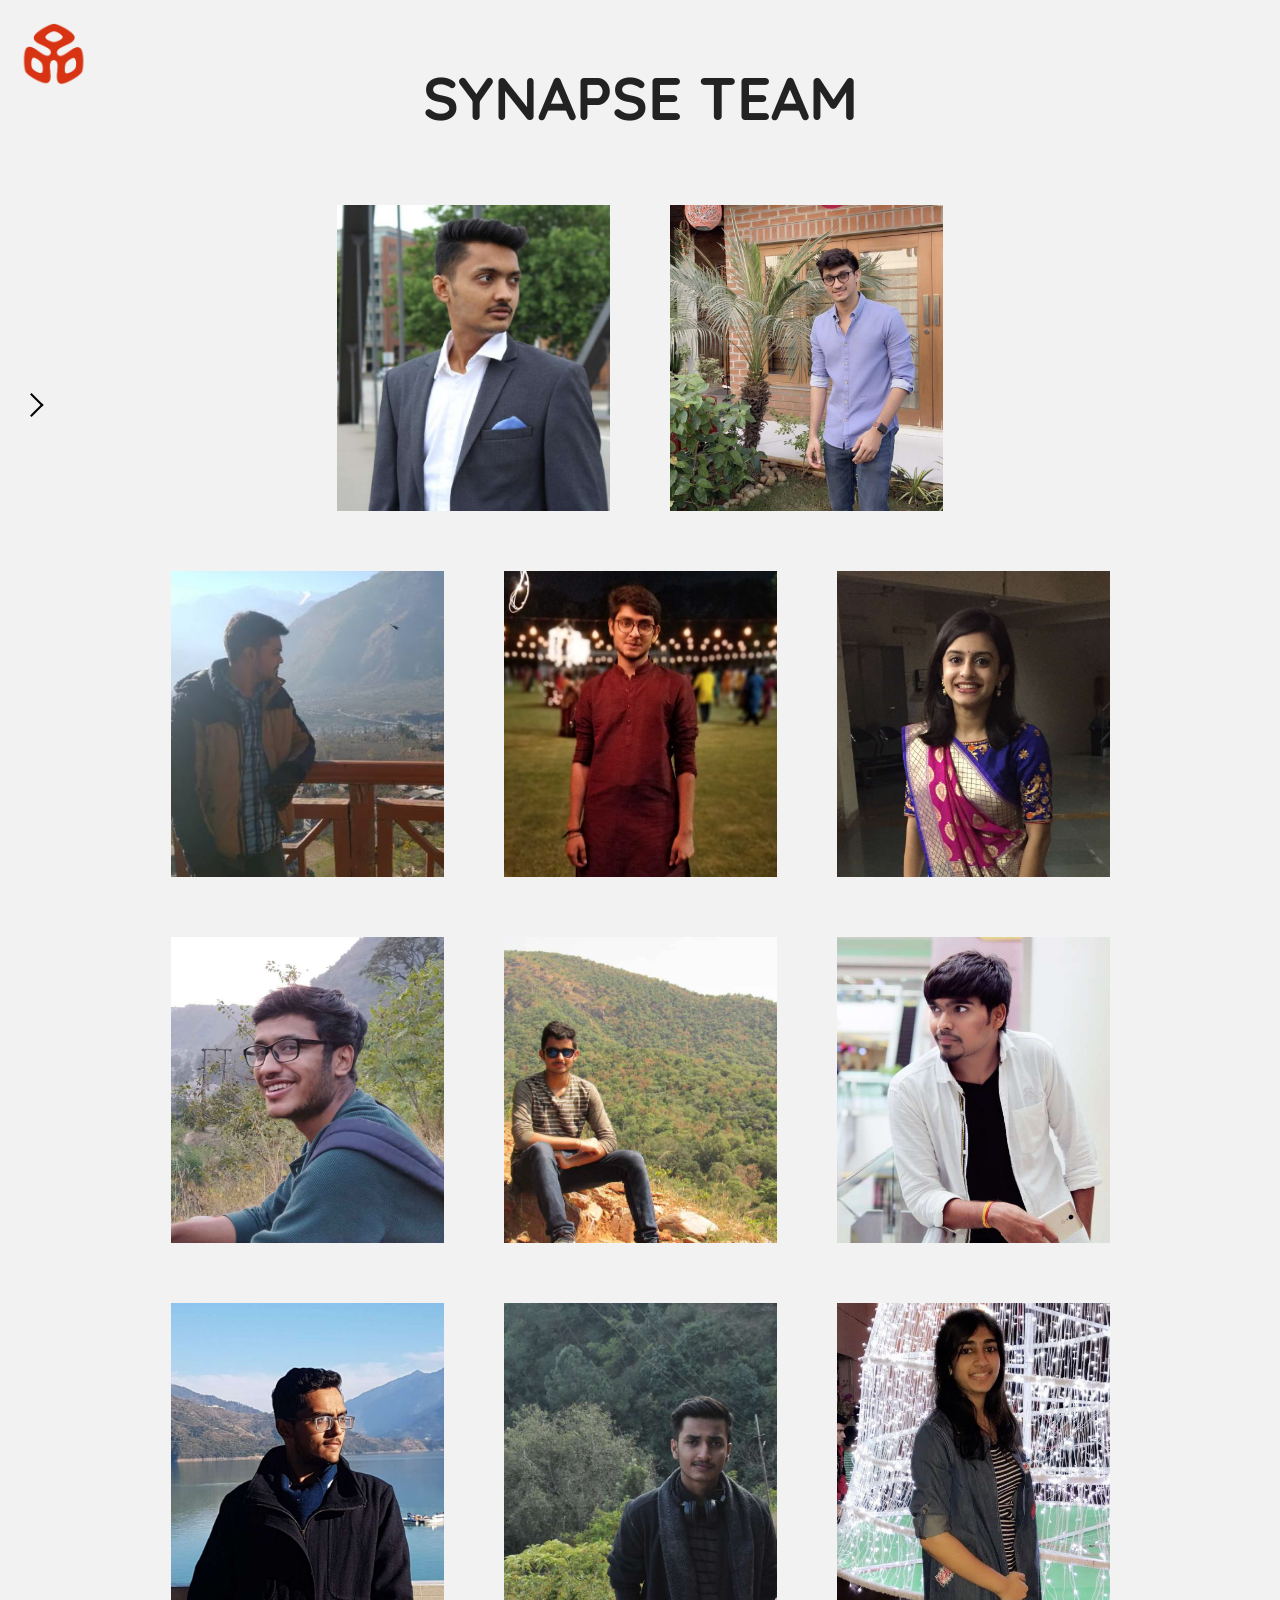
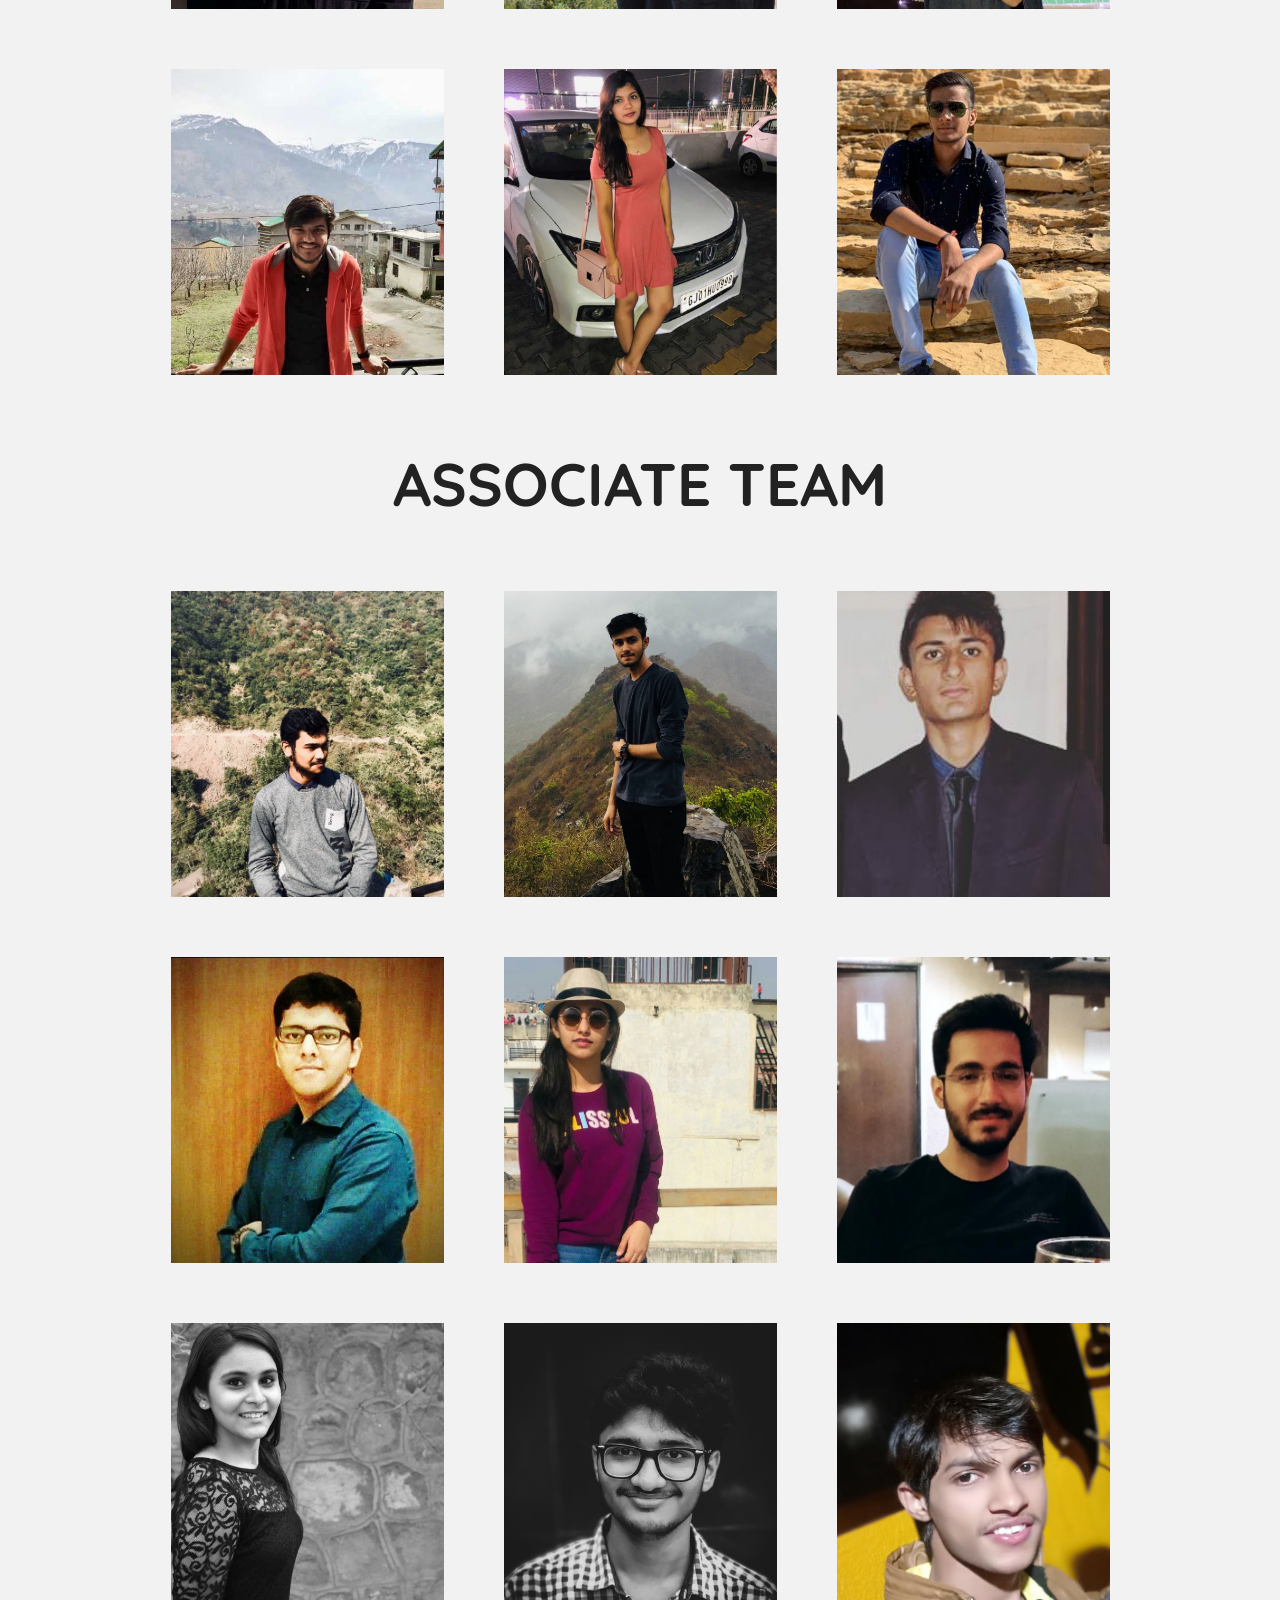
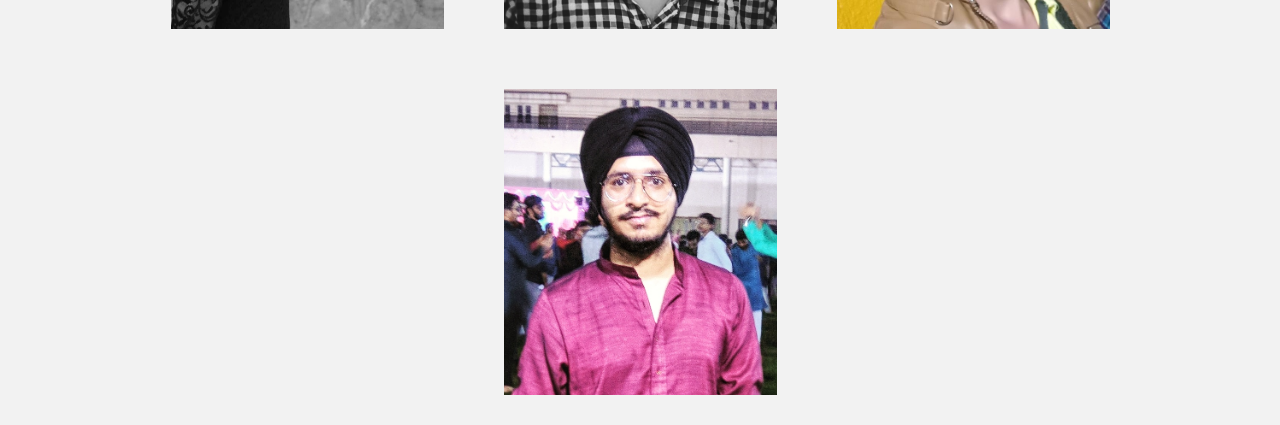
<file: contact.html>
<html>
    <head>
        <meta charset="UTF-8">
        <meta name="description" content="Synapse committee members, help and support" >
        <meta name="viewport" content="width=device-width, initial-scale=1.0">
        <title>Synapse'19 | Contact Us</title>

        <link rel="icon" href="logo.png" type="image/gif" sizes="16x16">

        <link href="https://fonts.googleapis.com/css?family=Quicksand:400,700" rel="stylesheet">
        <link rel="stylesheet" type="text/css" href="loader.css"/>
        <link rel="stylesheet" href="stylesheets/contact.css">
        <link rel="stylesheet" href="navigation.css">

        <style>
          .toggle::before {
            border-top: 2px solid #000;
            border-right: 2px solid #000;
          }

          .blur {
            filter: blur(10px);
          }

        </style>
    </head>
    <body>

        <div class="preloader">
            <div class="loader"></div>
        </div>

        <div id="sidebar" class="sidebar">
            <div class="toggle" onclick="toggle_div()"></div>
            <ul>
                <li><a href="/">Home</a></li>
                <li><a href="/register.html">Registration</a></li>
                <li><a href="/events.html">Events</a></li>
                <li><a href="/sponsor.html">Sponsors</a></li>
                <li><a href="/gallery.html">Gallery</a></li>
                <li><a data-fancybox data-width="640" data-height="360" href="https://player.vimeo.com/video/310331827" target="_blank">Aftermovie'18</a></li>
                <li><a href="/brochure.pdf" target="_blank">Brochure</a></li>
                <li><a href="/contact.html">Synapse Team</a></li>
            </ul>
        </div>

		<a class="top-front-logo" href="/"><img src="logo.png"></a>

        <div class="background">

        <div class="contact-us-title">
            <h1> SYNAPSE TEAM </h1>
        </div>
        <div class="contact-us-details">
            <div class="synapse-member-section">
                <div class="synapse-member" style='background-image: url("assets/Parth Shah.jpg")'>
                    <div class="synapse-member-details">
                        <h3 class="synapse-member-name">Parth Shah</h3>
                        <h3 class="synapse-member-status">Convener</h3>
                        <h3 class="synapse-member-contact">+91 9638712086</h3>
                    </div>
                </div>
                <div class="synapse-member" style='background-image: url("assets/Yash Shah.jpg")'>
                    <div class="synapse-member-details">
                        <h3 class="synapse-member-name">Yash Shah</h3>
                        <h3 class="synapse-member-status">Deputy Convener</h3>
                        <h3 class="synapse-member-contact">+91 9925069749</h3>
                    </div>
                </div>
            </div>
            <div class="synapse-member-section">
                <div class="synapse-member" style='background-image: url("assets/shivam.jpg");'>
                    <div class="synapse-member-details">
                        <h3 class="synapse-member-name">Shivam Agarwal</h3>
                        <h3 class="synapse-member-status">Event Management</h3>
                        <h3 class="synapse-member-contact">+91 8077436972</h3>
                    </div>
                </div>
                <div class="synapse-member" style='background-image: url("assets/Abhishek Kalavadiya.jpg");'>
                    <div class="synapse-member-details">
                        <h3 class="synapse-member-name">Abhishek Kalavadiya</h3>
                        <h3 class="synapse-member-status">PR & Campus Design</h3>
                        <h3 class="synapse-member-contact">+91 8200388875</h3>
                    </div>
                </div>
                <div class="synapse-member" style='background-image: url("assets/jayati.jpg");'>
                    <div class="synapse-member-details">
                        <h3 class="synapse-member-name">Jayati Patel</h3>
                        <h3 class="synapse-member-status">Graphic Designer</h3>
                        <h3 class="synapse-member-contact">+91 7622011310</h3>
                    </div>
                </div>

                <div class="synapse-member" style='background-image: url("assets/ayush.jpg");'>
                    <div class="synapse-member-details">
                        <h3 class="synapse-member-name">Ayush Gupta</h3>
                        <h3 class="synapse-member-status">Committee Member</h3>
                        <h3 class="synapse-member-contact">+91 7877362773</h3>
                    </div>
                </div>
                <div class="synapse-member" style='background-image: url("assets/anmol.jpg");'>
                    <div class="synapse-member-details">
                        <h3 class="synapse-member-name">Anmol Dixit</h3>
                        <h3 class="synapse-member-status">Committee Member</h3>
                        <h3 class="synapse-member-contact">+91 6355688740</h3>
                    </div>
                </div>
                <div class="synapse-member" style='background-image: url("assets/jatin.jpg");'>
                    <div class="synapse-member-details">
                        <h3 class="synapse-member-name">Jatin Patel</h3>
                        <h3 class="synapse-member-status">Committee Member</h3>
                        <h3 class="synapse-member-contact">+91 9825191107</h3>
                    </div>
                </div>
                <div class="synapse-member" style='background-image: url("assets/Jaydeep Kakadiya.jpg");'>
                    <div class="synapse-member-details">
                        <h3 class="synapse-member-name">Jaydeep Kakadiya</h3>
                        <h3 class="synapse-member-status">Committee Member</h3>
                        <h3 class="synapse-member-contact">+91 9537936052</h3>
                    </div>
                </div>
                <div class="synapse-member" style='background-image: url("assets/rushabh.jpg");'>
                    <div class="synapse-member-details">
                        <h3 class="synapse-member-name">Rushabh Agarwal</h3>
                        <h3 class="synapse-member-status">Committee Member</h3>
                        <h3 class="synapse-member-contact">+91 9173497162</h3>
                    </div>
                </div>
                <div class="synapse-member" style='background-image: url("assets/drishti.jpg");'>
                    <div class="synapse-member-details">
                        <h3 class="synapse-member-name">Drishti Patel</h3>
                        <h3 class="synapse-member-status">Committee Member</h3>
                        <h3 class="synapse-member-contact">+91 9979874705</h3>
                    </div>
                </div>
                <div class="synapse-member" style='background-image: url("assets/Devam Patel.jpg");'>
                    <div class="synapse-member-details">
                        <h3 class="synapse-member-name">Devam Patel</h3>
                        <h3 class="synapse-member-status">Committee Member</h3>
                        <h3 class="synapse-member-contact">+91 9638650713</h3>
                    </div>
                </div>
                <div class="synapse-member" style='background-image: url("assets/Shivani.jpg");'>
                    <div class="synapse-member-details">
                        <h3 class="synapse-member-name">Shivani Thakkar</h3>
                        <h3 class="synapse-member-status">Committee Member</h3>
                        <h3 class="synapse-member-contact">+91 9726585980</h3>
                    </div>
                </div>
                <div class="synapse-member" style='background-image: url("assets/Jaishil Bhavsar.jpg");'>
                    <div class="synapse-member-details">
                        <h3 class="synapse-member-name">Jaishil Bhavsar</h3>
                        <h3 class="synapse-member-status">Committee Member</h3>
                        <h3 class="synapse-member-contact">+91 9722875064</h3>
                    </div>
                </div>
            </div>
        </div>
        <div class="contact-us-title" style="padding-top: 0px;">
            <h1> Associate Team </h1>
        </div>
        <div class="contact-us-details">
            <div class="synapse-member-section">
                <div class="synapse-member" style='background-image: url("assets/ravi.jpg");'>
                    <div class="synapse-member-details">
                        <h3 class="synapse-member-name">Ravi Patel</h3>
                        <h3 class="synapse-member-status">Graphic Designer</h3>
                    </div>
                </div>
                <div class="synapse-member" style='background-image: url("assets/faizan.jpg");'>
                    <div class="synapse-member-details">
                        <h3 class="synapse-member-name">Faizan Madakiya</h3>
                        <h3 class="synapse-member-status">Graphic Designer</h3>
                    </div>
                </div>
                <div class="synapse-member"style='background-image: url("assets/kshitiz.png");'>
                    <div class="synapse-member-details">
                        <h3 class="synapse-member-name">Kshitiz Sareen</h3>
                        <h3 class="synapse-member-status">Sponsorship</h3>
                    </div>
                </div>
                <div class="synapse-member" style='background-image: url("assets/prithvish.jpg");'>
                    <div class="synapse-member-details">
                        <h3 class="synapse-member-name">Prithvish Doshi</h3>
                        <h3 class="synapse-member-status">Events</h3>
                    </div>
                </div>
                <div class="synapse-member" style='background-image: url("assets/megha.jpg");'>
                    <div class="synapse-member-details">
                        <h3 class="synapse-member-name">Megha Kakkad</h3>
                        <h3 class="synapse-member-status">Innovation</h3>
                    </div>
                </div>
                <div class="synapse-member" style='background-image: url("assets/devesh.jpg");'>
                    <div class="synapse-member-details">
                        <h3 class="synapse-member-name">Devesh Ahuja</h3>
                        <h3 class="synapse-member-status">Campus Design</h3>
                    </div>
                </div>
                <div class="synapse-member" style='background-image: url("assets/shivangi.jpg");'>
                    <div class="synapse-member-details">
                        <h3 class="synapse-member-name">Shivangi Vagadia</h3>
                        <h3 class="synapse-member-status">Campus Design</h3>
                    </div>
                </div>
                <div class="synapse-member" style='background-image: url("assets/milek.jpg");'>
                    <div class="synapse-member-details">
                        <h3 class="synapse-member-name">Milek Agrawal</h3>
                        <h3 class="synapse-member-status">Web Developer</h3>
                    </div>
                </div>
                <div class="synapse-member" style='background-image: url("assets/sanket.jpeg");'>
                    <div class="synapse-member-details">
                        <h3 class="synapse-member-name">Sanket Chaudhari</h3>
                        <h3 class="synapse-member-status">Web Developer</h3>
                    </div>
                </div>
                <div class="synapse-member" style='background-image: url("assets/satbir.jpeg");'>
                    <div class="synapse-member-details">
                        <h3 class="synapse-member-name">Satbir Singh Ghai</h3>
                        <h3 class="synapse-member-status">Web Developer</h3>
                    </div>
                </div>

            </div>
        </div>
    </div>
    <script src="https://cdnjs.cloudflare.com/ajax/libs/jquery/3.2.1/jquery.min.js"></script>
        <script src="/loader.js"></script>
    <script>
      // sidebar
      function toggle_div(){
          var element = document.getElementById('sidebar');
          element.classList.toggle('sidebar_active');

          var mainElement = document.getElementsByClassName("background")[0];
          mainElement.classList.toggle("blur");
      }
    </script>
    </body>
</html>
</file>
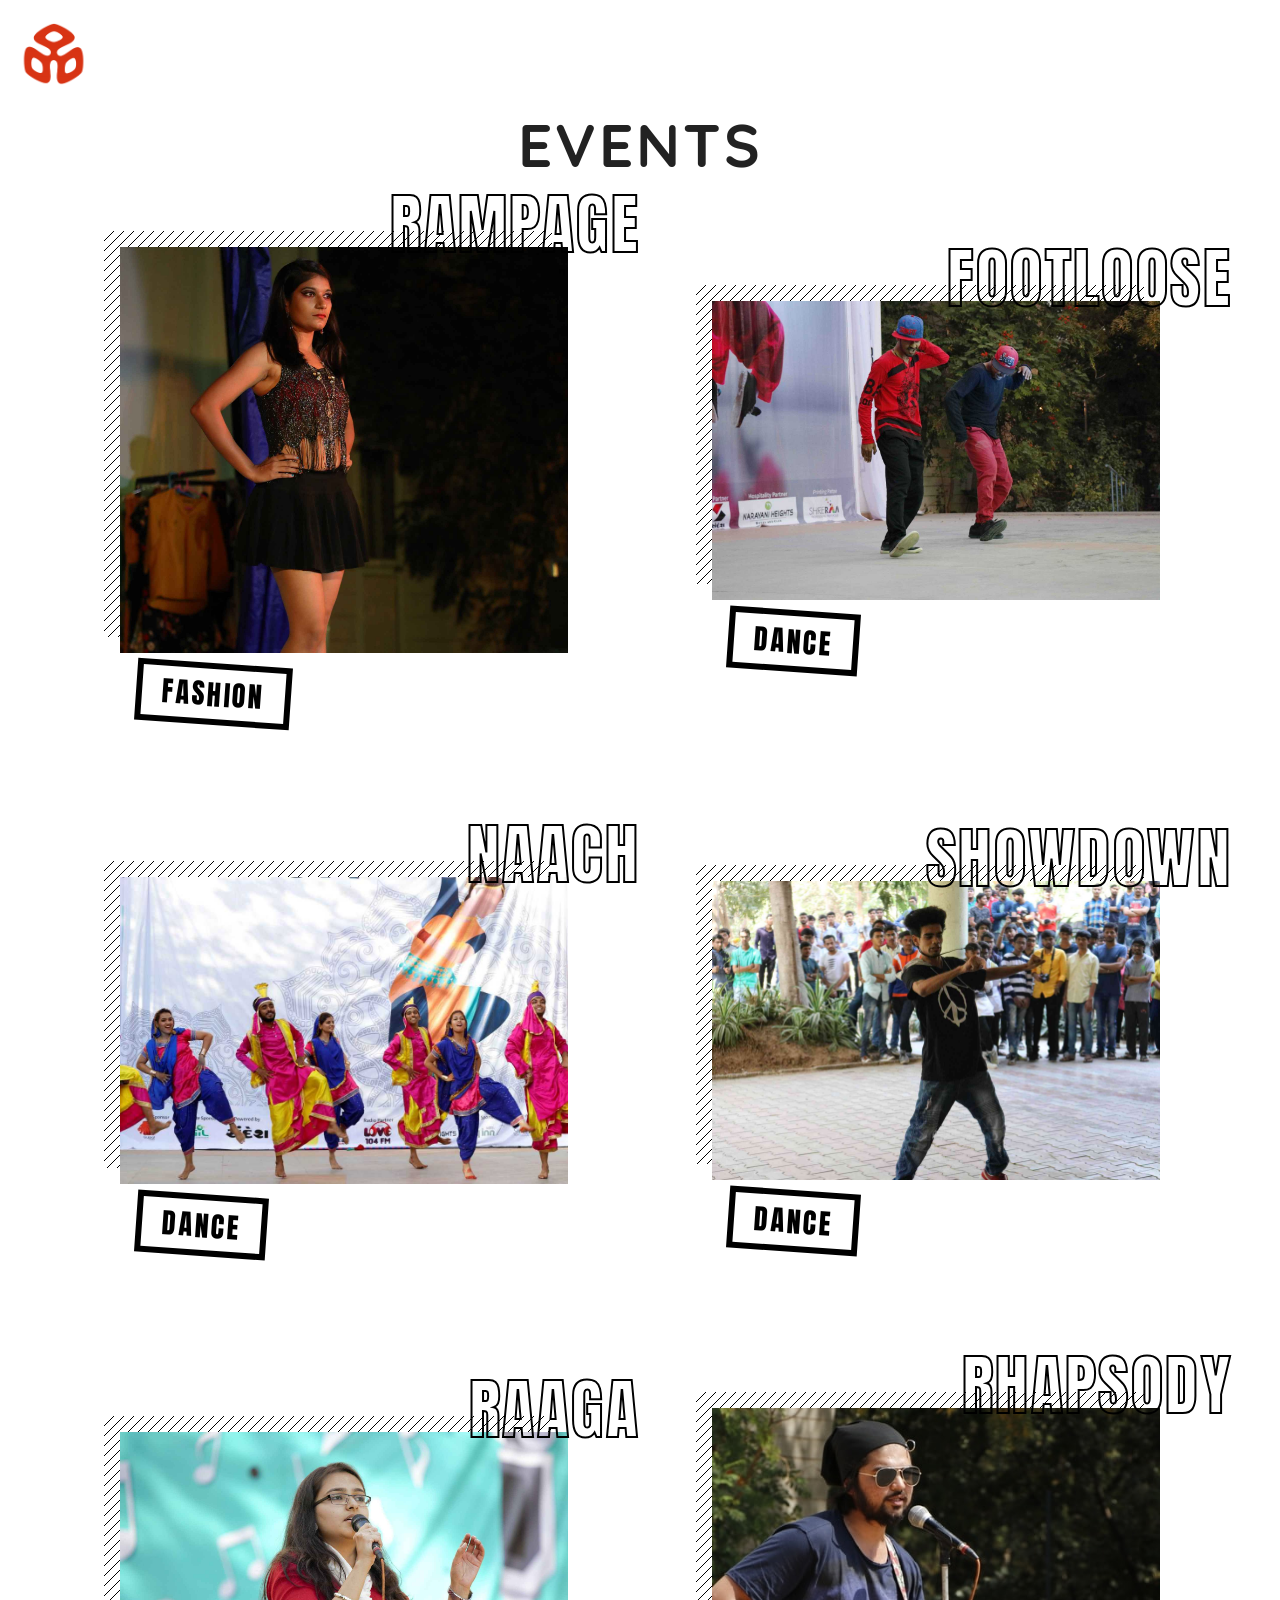
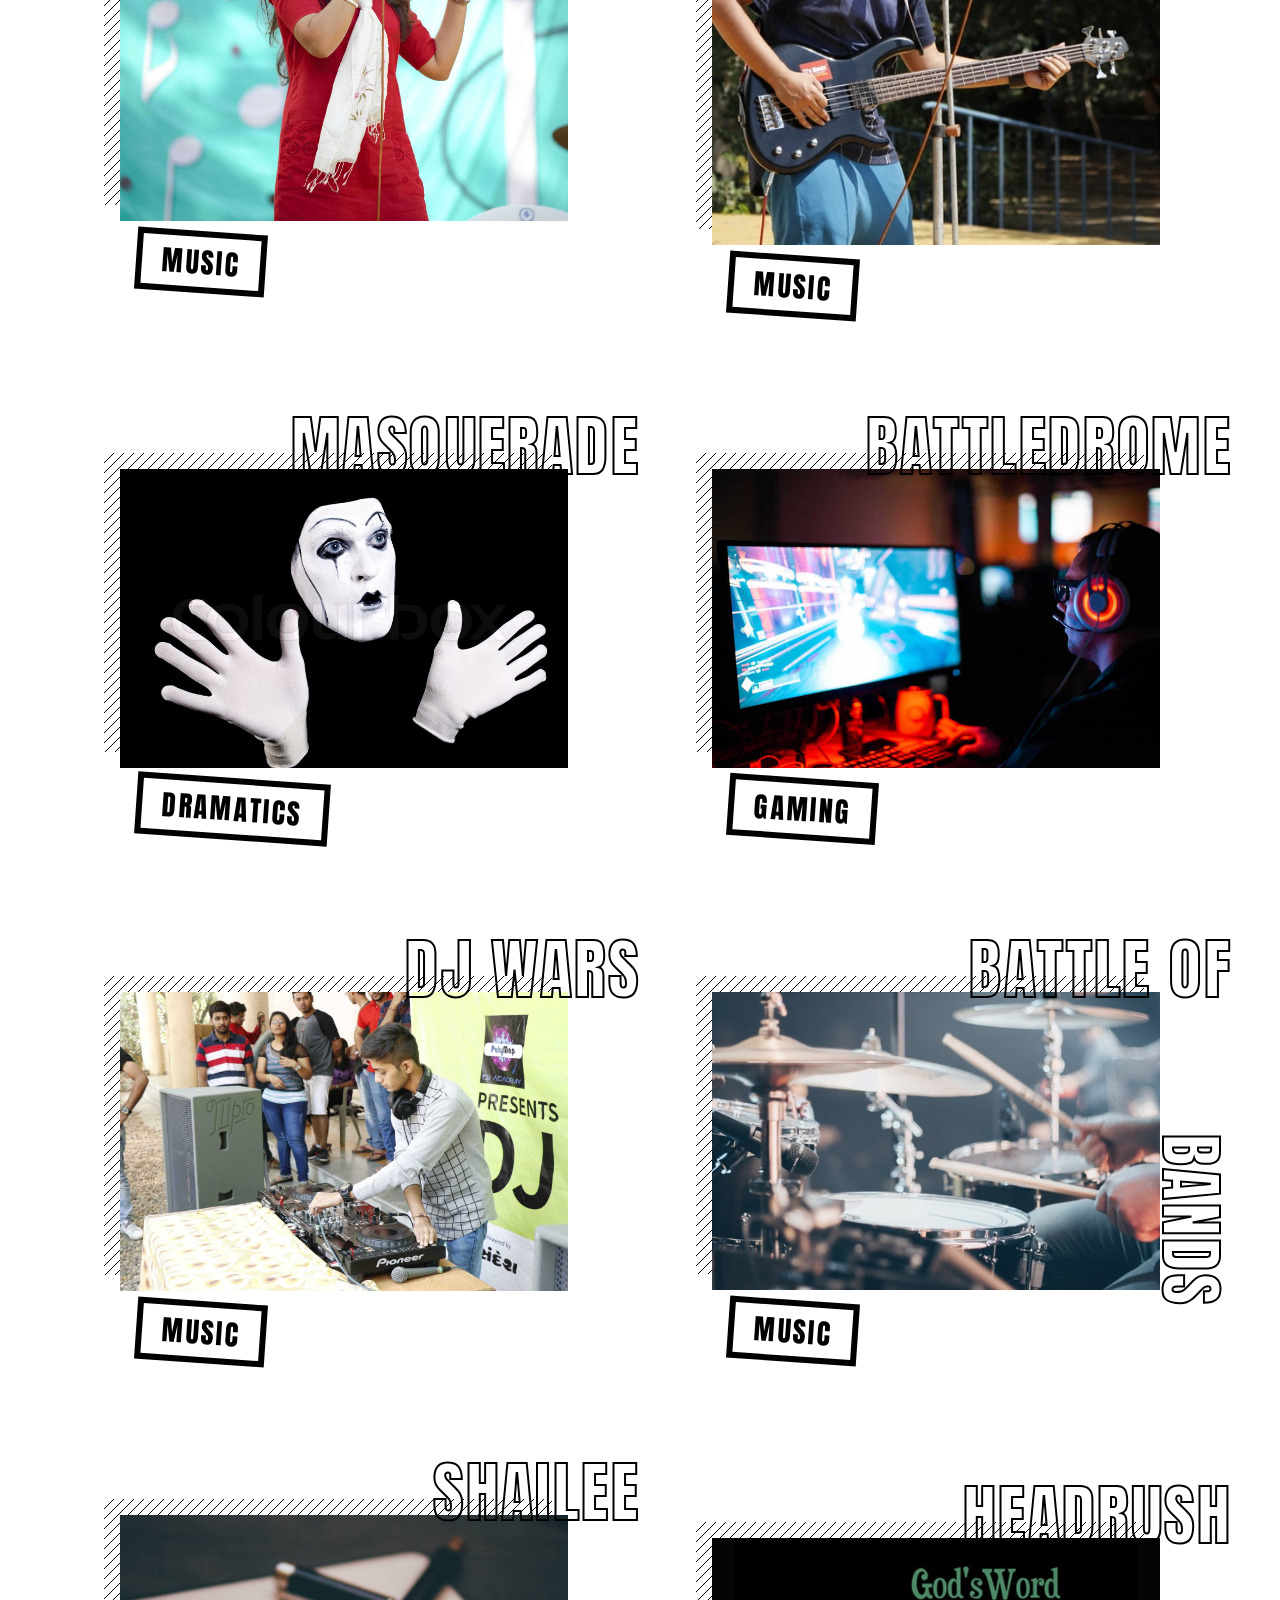
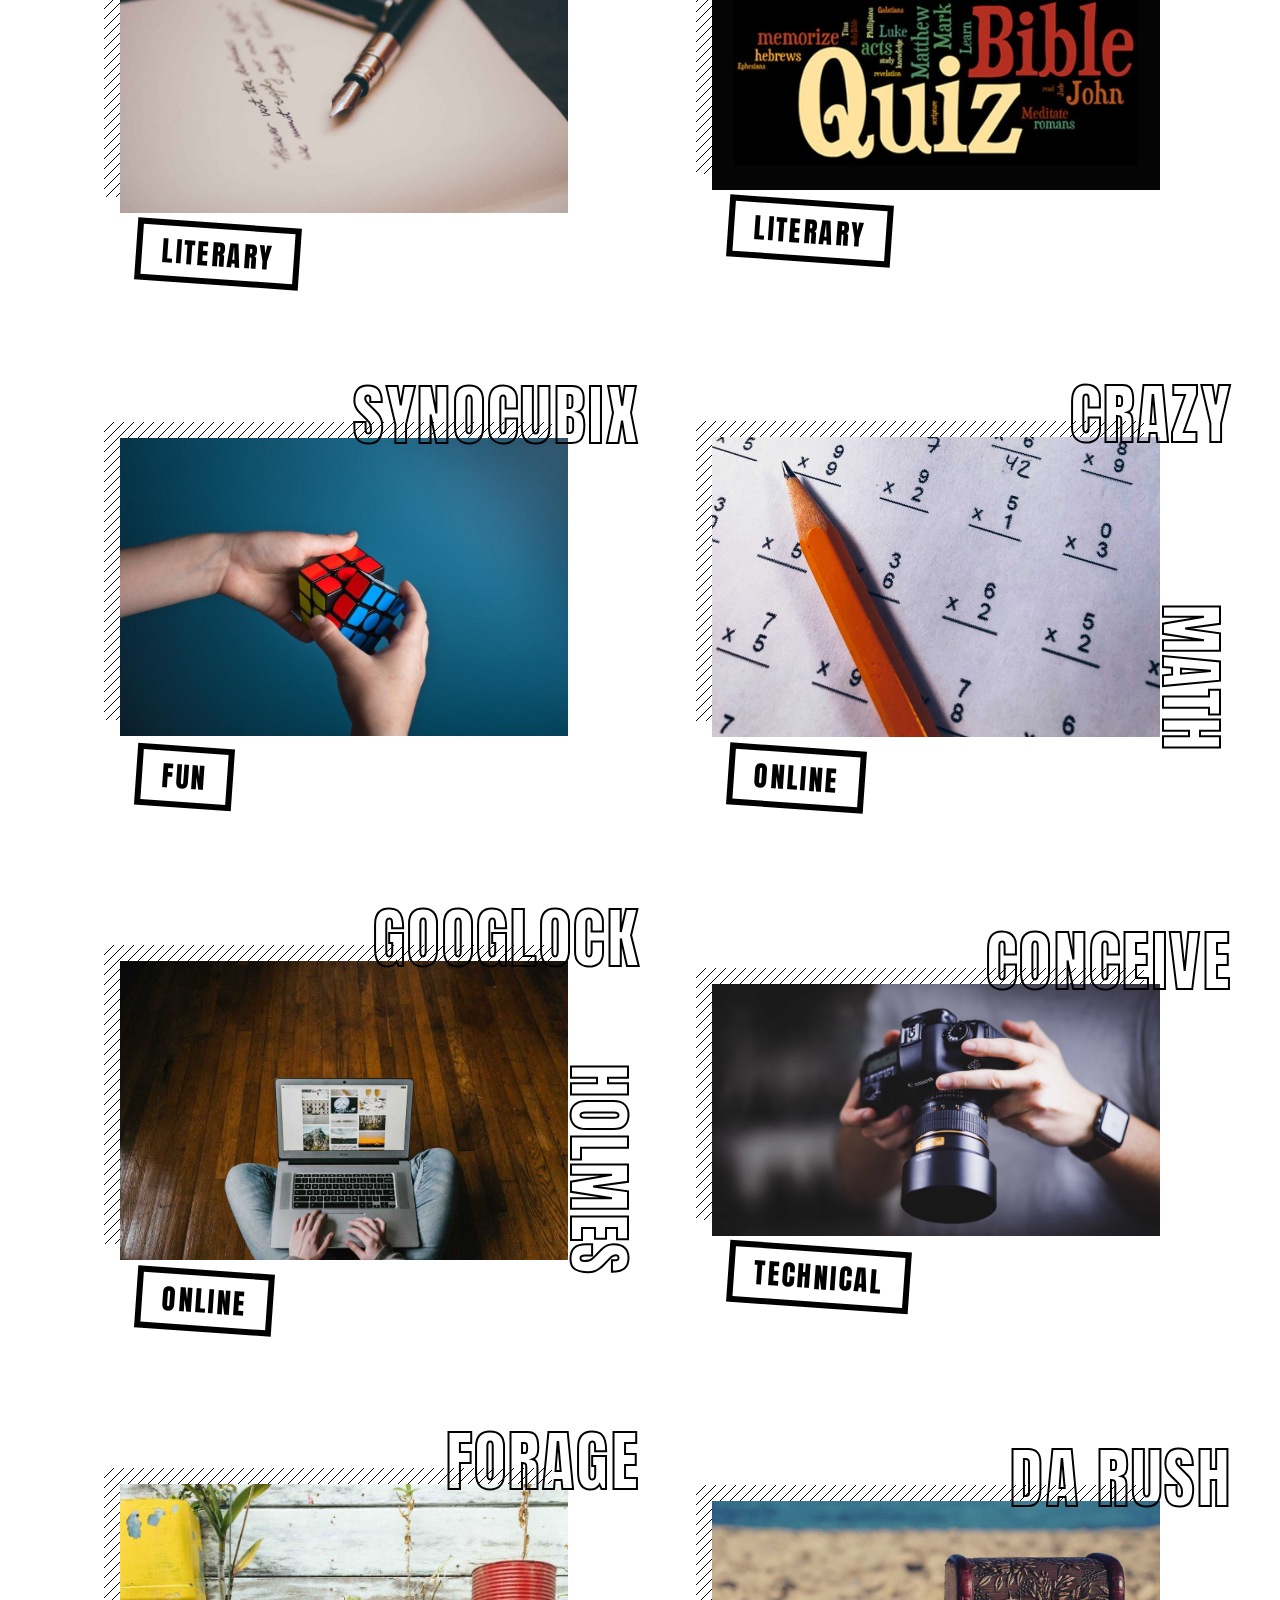
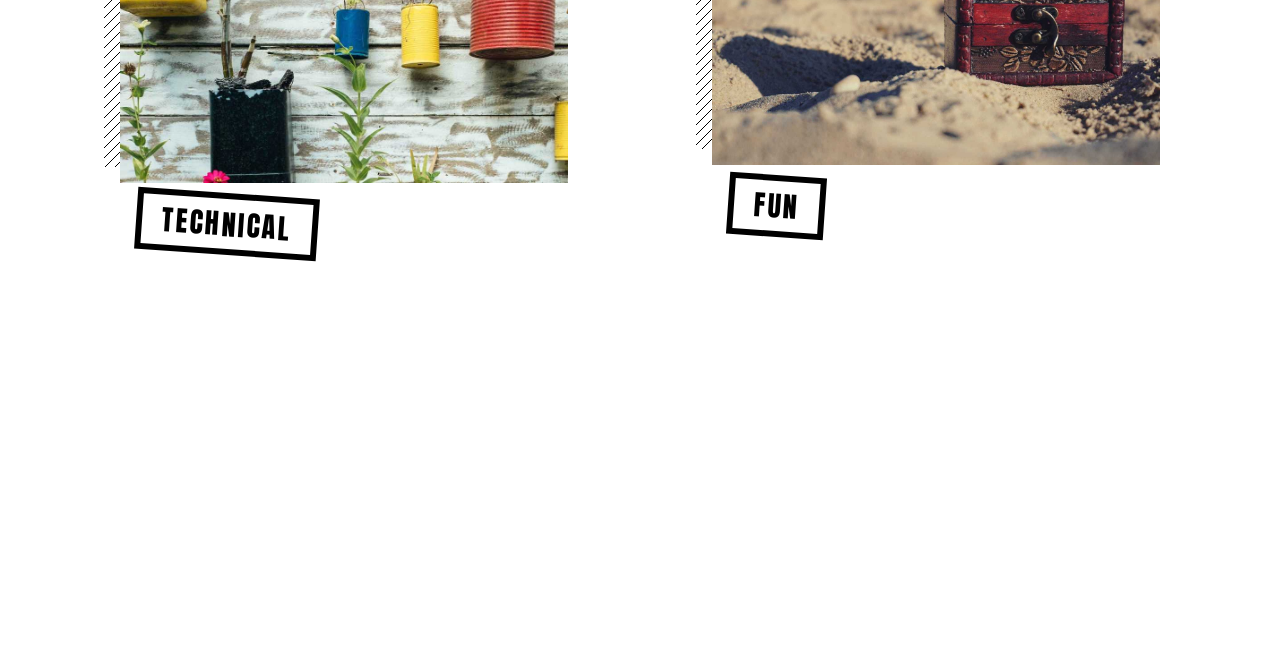
<file: event.html>
<!DOCTYPE html>
<html lang="en" class="no-js">
	<head>
		<meta charset="UTF-8" />
		<meta name="viewport" content="width=device-width, initial-scale=1">
		<title>Synapse'19 | Events</title>
		<link rel="icon" href="logo.png" type="image/gif" sizes="16x16">
		<link href="https://fonts.googleapis.com/css?family=Quicksand:400,700" rel="stylesheet">
		<link rel="stylesheet" type="text/css" href="loader.css"/>
		<link rel="stylesheet" type="text/css" href="css/event.css" />
		<!-- <link rel="stylesheet" type="text/css" href="css/eventback.css" /> -->
		<script>
			document.documentElement.className="js";
			var supportsCssVars = function(){
				var e,
					t=document.createElement("style");
				return t.innerHTML="root: { --tmp-var: bold; }",
					   document.head.appendChild(t),
					   e=!!(window.CSS&&window.CSS.supports&&window.CSS.supports("font-weight","var(--tmp-var)")),
					   t.parentNode.removeChild(t),e
			};
			
			supportsCssVars()||alert("Synapse'19 event list");
		</script>
	</head>
	<body class="loading">
		
		<a class="top-front-logo" href="/"><img src="logo.png"></a>
		
		<div class="preloader">
			<div class="loader"></div>
		</div>
		
		<svg class="hidden">
			<symbol id="icon-arrow" viewBox="0 0 24 24">
				<title>arrow</title>
				<polygon points="6.3,12.8 20.9,12.8 20.9,11.2 6.3,11.2 10.2,7.2 9,6 3.1,12 9,18 10.2,16.8 "/>
			</symbol>

			<symbol id="icon-cross" viewBox="0 0 24 23">
				<title>cross</title>
				<path d="M23.865 3.677c.197-.383.164-.818-.008-1.18.048-.41-.06-.827-.448-1.147L22.323.457c-.636-.524-1.632-.689-2.25 0a155.348 155.348 0 0 1-8.797 9.001C9.011 7.342 6.72 5.255 4.443 3.165c-.8-.734-1.956-.503-2.458.37C1.253 3.9.659 4.374.168 5.182c-.233.386-.215.872 0 1.258 1.47 2.635 4.31 4.951 6.646 7.083-.313.28-.623.562-.942.836-3.146 2.702-5.268 4.416-1.331 7.187.053.037.107.029.161.05.076.036.148.06.232.074.026 0 .05.005.075.003.082.007.16.027.243.011 2.117-.415 4.085-2.074 5.872-3.9 1.74 1.715 3.592 3.353 5.63 4.325.485.232 1.063.097 1.436-.227.626.047 1.197-.342 1.484-.901.042-.026.07-.041.116-.07.91-.569.993-1.701.32-2.482-1.522-1.762-3.138-3.438-4.787-5.084 2.968-2.9 6.674-6.027 8.542-9.667z"/>
			</symbol>
		</svg>
		<main>
			<div class="heading--event">
				Events
			</div>

			<div class="content">
				<div class="grid">
					<a class="grid__item" href="#preview-1">
						<div class="box">
							<div class="box__shadow"></div>
							<img class="box__img" src="assets/events/rampage.jpg" alt="Some image"/>
							<h3 class="box__title box__title--straight "><span class="box__title-inner" data-hover="Rampage">Rampage</span></h3>
							<h4 class="box__text box__text--bottom"><span class="box__text-inner box__text-inner--rotated1">Fashion</span></h4>
							<!-- <div class="box__deco box__deco--top">&#10115;</div> -->
						</div>
					</a>
					<a class="grid__item" href="#preview-2">
						<div class="box">
							<div class="box__shadow"></div>
							<img class="box__img" src="assets/events/footloose.jpg" alt="Some image"/>
							<h3 class="box__title box__title--straight "><span class="box__title-inner" data-hover="Footloose">Footloose</span></h3>
							<h4 class="box__text box__text--bottom"><span class="box__text-inner box__text-inner--rotated1">Dance</span></h4>
							<!-- <div class="box__deco box__deco--top">&#10115;</div> -->
						</div>
					</a>
					<a class="grid__item" href="#preview-3">
						<div class="box">
							<div class="box__shadow"></div>
							<img class="box__img" src="assets/events/naach.jpg" alt="Some image"/>
							<h3 class="box__title box__title--straight "><span class="box__title-inner" data-hover="Naach">Naach</span></h3>
							<h4 class="box__text box__text--bottom"><span class="box__text-inner box__text-inner--rotated1">Dance</span></h4>
							<!-- <div class="box__deco box__deco--top">&#10115;</div> -->
						</div>
					</a>
					<a class="grid__item" href="#preview-4">
						<div class="box">
							<div class="box__shadow"></div>
							<img class="box__img" src="assets/events/showdown.jpg" alt="Some image"/>
							<h3 class="box__title box__title--straight "><span class="box__title-inner" data-hover="Showdown">Showdown</span></h3>
							<h4 class="box__text box__text--bottom"><span class="box__text-inner box__text-inner--rotated1">Dance</span></h4>
							<!-- <div class="box__deco box__deco--top">&#10115;</div> -->
						</div>
					</a>
					<a class="grid__item" href="#preview-5">
						<div class="box">
							<div class="box__shadow"></div>
							<img class="box__img" src="assets/events/raaga.jpg" alt="Some image"/>
							<h3 class="box__title box__title--straight "><span class="box__title-inner" data-hover="Raaga">Raaga</span></h3>
							<h4 class="box__text box__text--bottom"><span class="box__text-inner box__text-inner--rotated1">Music</span></h4>
							<!-- <div class="box__deco box__deco--top">&#10115;</div> -->
						</div>
					</a>
					<a class="grid__item" href="#preview-6">
						<div class="box">
							<div class="box__shadow"></div>
							<img class="box__img" src="assets/events/rhapsody.jpg" alt="Some image"/>
							<h3 class="box__title box__title--straight "><span class="box__title-inner" data-hover="rhapsody">rhapsody</span></h3>
							<h4 class="box__text box__text--bottom"><span class="box__text-inner box__text-inner--rotated1">Music</span></h4>
							<!-- <div class="box__deco box__deco--top">&#10115;</div> -->
						</div>
					</a>
					<a class="grid__item" href="#preview-7">
						<div class="box">
							<div class="box__shadow"></div>
							<img class="box__img" src="assets/events/masquerade.jpg" alt="Some image"/>
							<h3 class="box__title box__title--straight "><span class="box__title-inner" data-hover="Masquerade">Masquerade</span></h3>
							<h4 class="box__text box__text--bottom"><span class="box__text-inner box__text-inner--rotated1">Dramatics</span></h4>
							<!-- <div class="box__deco box__deco--top">&#10115;</div> -->
						</div>
					</a>
					<a class="grid__item" href="#preview-8">
						<div class="box">
							<div class="box__shadow"></div>
							<img class="box__img" src="assets/events/battledrome.jpg" alt="Some image"/>
							<h3 class="box__title box__title--straight "><span class="box__title-inner" data-hover="Battledrome">Battledrome</span></h3>
							<h4 class="box__text box__text--bottom"><span class="box__text-inner box__text-inner--rotated1">Gaming</span></h4>
							<!-- <div class="box__deco box__deco--top">&#10115;</div> -->
						</div>
					</a>
					<a class="grid__item" href="#preview-9">
						<div class="box">
							<div class="box__shadow"></div>
							<img class="box__img" src="assets/events/dj_wars.jpg" alt="Some image"/>
							<h3 class="box__title box__title--straight "><span class="box__title-inner" data-hover="DJ wars">DJ wars</span></h3>
							<h4 class="box__text box__text--bottom"><span class="box__text-inner box__text-inner--rotated1">Music</span></h4>
							<!-- <div class="box__deco box__deco--top">&#10115;</div> -->
						</div>
					</a>
					<a class="grid__item" href="#preview-18">
						<div class="box">
							<div class="box__shadow"></div>
							<img class="box__img" src="assets/events/battle.jpeg" alt="Some image"/>
							<h3 class="box__title box__title--straight event-long-name-pre"><span class="box__title-inner" data-hover="Battle of">Battle of</span></h3>
							<h3 class="box__title box__title--bottom event-long-name-suf"><span class="box__title-inner" data-hover="Bands">Bands</span></h3>
							<h4 class="box__text box__text--bottom"><span class="box__text-inner box__text-inner--rotated1">Music</span></h4>
							<!-- <div class="box__deco box__deco--top">&#10115;</div> -->
						</div>
					</a>
					<a class="grid__item" href="#preview-10">
						<div class="box">
							<div class="box__shadow"></div>
							<img class="box__img" src="assets/events/shailee.jpg" alt="Some image"/>
							<h3 class="box__title box__title--straight "><span class="box__title-inner" data-hover="Shailee">Shailee</span></h3>
							<h4 class="box__text box__text--bottom"><span class="box__text-inner box__text-inner--rotated1">Literary</span></h4>
							<!-- <div class="box__deco box__deco--top">&#10115;</div> -->
						</div>
					</a>
					<a class="grid__item" href="#preview-11">
						<div class="box">
							<div class="box__shadow"></div>
							<img class="box__img" src="assets/events/headrush.jpg" alt="Some image"/>
							<h3 class="box__title box__title--straight "><span class="box__title-inner" data-hover="headrush">headrush</span></h3>
							<h4 class="box__text box__text--bottom"><span class="box__text-inner box__text-inner--rotated1">Literary</span></h4>
							<!-- <div class="box__deco box__deco--top">&#10115;</div> -->
						</div>
					</a>
					<a class="grid__item" href="#preview-12">
						<div class="box">
							<div class="box__shadow"></div>
							<img class="box__img" src="assets/events/synocubix.jpg" alt="Some image"/>
							<h3 class="box__title box__title--straight "><span class="box__title-inner" data-hover="synocubix">synocubix</span></h3>
							<h4 class="box__text box__text--bottom"><span class="box__text-inner box__text-inner--rotated1">Fun</span></h4>
							<!-- <div class="box__deco box__deco--top">&#10115;</div> -->
						</div>
					</a>
					<a class="grid__item" href="#preview-13">
						<div class="box">
							<div class="box__shadow"></div>
							<img class="box__img" src="assets/events/crazymaths.jpg" alt="Some image"/>
							<h3 class="box__title box__title--straight event-long-name-pre"><span class="box__title-inner " data-hover="crazy">crazy</span></h3>
							<h3 class="box__title box__title--bottom event-long-name-suf"><span class="box__title-inner" data-hover="Math">Math</span></h3>
							<h4 class="box__text box__text--bottom"><span class="box__text-inner box__text-inner--rotated1">online</span></h4>
							<!-- <div class="box__deco box__deco--top">&#10115;</div> -->
						</div>
					</a>
					<a class="grid__item" href="#preview-14">
						<div class="box">
							<div class="box__shadow"></div>
							<img class="box__img" src="assets/events/googlelockholmes.jpg" alt="Some image"/>
							<h3 class="box__title box__title--straight event-long-name-pre"><span class="box__title-inner" data-hover="googlock">googlock</span></h3>
							<h3 class="box__title box__title--bottom event-long-name-suf"><span class="box__title-inner " data-hover="holmes">holmes</span></h3>
							<h4 class="box__text box__text--bottom"><span class="box__text-inner box__text-inner--rotated1">Online</span></h4>
							<!-- <div class="box__deco box__deco--top">&#10115;</div> -->
						</div>
					</a>
					<a class="grid__item" href="#preview-15">
						<div class="box">
							<div class="box__shadow"></div>
							<img class="box__img" src="assets/events/conceive.jpg" alt="Some image"/>
							<h3 class="box__title box__title--straight "><span class="box__title-inner" data-hover="conceive">conceive</span></h3>
							<h4 class="box__text box__text--bottom"><span class="box__text-inner box__text-inner--rotated1">Technical</span></h4>
							<!-- <div class="box__deco box__deco--top">&#10115;</div> -->
						</div>
					</a>
					<a class="grid__item" href="#preview-16">
						<div class="box">
							<div class="box__shadow"></div>
							<img class="box__img" src="assets/events/forage.jpg" alt="Some image"/>
							<h3 class="box__title box__title--straight "><span class="box__title-inner" data-hover="forage">forage</span></h3>
							<h4 class="box__text box__text--bottom"><span class="box__text-inner box__text-inner--rotated1">Technical</span></h4>
							<!-- <div class="box__deco box__deco--top">&#10115;</div> -->
						</div>
					</a>
					<a class="grid__item" href="#preview-17">
						<div class="box">
							<div class="box__shadow"></div>
							<img class="box__img" src="assets/events/da-rush.jpg" alt="Some image"/>
							<h3 class="box__title box__title--straight "><span class="box__title-inner" data-hover="DA Rush">DA Rush</span></h3>
							<h4 class="box__text box__text--bottom"><span class="box__text-inner box__text-inner--rotated1">Fun</span></h4>
							<!-- <div class="box__deco box__deco--top">&#10115;</div> -->
						</div>
					</a>
				</div>
			</div>
			<div class="overlay">
				<div class="overlay__reveal"></div>
				
				<div class="overlay__item" id="preview-1">
					<div class="box">
						<div class="box__shadow"></div>
						<img class="box__img box__img--original" src="assets/events/rampage.jpg" alt="Some image"/>
						<h3 class="box__title box__title--straight box__title--bottom"><span class="box__title-inner" style="color: white">Rampage</span></h3>
						<h4 class="box__text box__text--bottom"><span class="box__text-inner box__text-inner--rotated1">Fashion</span></h4>
						<!-- <div class="box__deco box__deco--top">&#10115;</div> -->
					</div>
					<div class="overlay__content">
						<p>
							“I don’t do fashion, I am Fashion!” <em>– Coco Chanel </em><br>
							<br>
							Fashion is an art, a religion, a peek into a personality. For some, it’s an escape or a disguise while for others it’s just being comfortable. But ultimately, fashion is an individual statement of expression for each of us and RAMPAGE is the avenue to express yourself. A fashion show is a chance for a designer to show off a particular aesthetic, a particular mood, a particular feel or point of view. As a result, fashion shows can tend to be more conceptual and focused on a higher level idea where spectators enjoy the procession of cutting-edge ensembles.</p>
							<h3>Rules:</h3>
							<h2>Team Size:</h2>
							<ul>
								<li>Designers:1-4</li>
								<li>Models: 8-14</li>
								<li>Choreographer: 1</li>
								<li>Makeup Artists: 1-4 (excluding the models)</li>
							</ul>
							<h2>Prelims:</h2>
							<p>In case of time constraints and more registrations, there will be prelims for registered teams. Further details regarding this will be posted on synapse.daiict.ac.in</p>
							<h3>JUDGEMENT CRITERIA</h3>
							<ul>
								<li>Designers: Theme Originality, Depiction of Theme, Designing, Use of Props and Accessories, Use of fabrics</li>
								<li>Models: Ramp walk, Stage Presence, Poise, Overall Appearance</li>
								<li>Team: Choreography, Music and Narration, Co-ordination, Relevance to the theme, Overall Performance</li>
							</ul>
							<h3>Finale</h3>
							<ul>
								<li>Main Round will be held on   February 2019. This would be between the short-listed teams from the Preliminary round.</li>
								<li>Time Limit: 12-15 min(empty stage to empty stage)</li>
							</ul>
							<h2>General Rules:</h2>
							<ul>
								<li>RAMPAGE is open only for college students
								</li>
								<li>There can be multiple teams from a single college.</li>
								<li>Crossover teams can be formed between students of different colleges, all having valid college ID cards for the current year.</li>
								<li>Teams are required to check the website frequently for any changes in the rules and regulations and specification of the arena of the event.</li>
								<li>The teams must bring their own music system for practice. The organizing team is not responsible for providing either space or music system for practice.
								</li>
								<li>Makeup and styling of the models are to be done by the teams themselves. We will only provide the team with dressing room.
								</li>
								<li>The pen drive should include details about the team name and college name.</li>
								<li>The team can ask for assistance from people outside the college such as choreographers, make-up artists, but these professionals will not be considered to be a part of the team.</li>
								<li>One member of the team should sit with sound technician or computer operator during the performance.</li>
								<li>
									We request to maintain the decorum of the event. The vulgarity of any kind would lead to disqualification of the team from the event. Hence, if the team feels that any stunt or costume design can be considered as vulgar, it is strongly advised to consult the organizers before performing it on stage. The decision of the organizers will be final in case of any disputes arising due to this.

								</li>
							</ul>
						
					</div>
				</div>
				<div class="overlay__item" id="preview-2">
					<div class="box">
						<div class="box__shadow"></div>
						<img class="box__img box__img--original" src="assets/events/footloose.jpg" alt="Some image"/>
						<h3 class="box__title box__title--straight box__title--bottom"><span class="box__title-inner">Footloose</span></h3>
						<h4 class="box__text box__text--bottom"><span class="box__text-inner box__text-inner--rotated1">Dance</span></h4>
						<!-- <div class="box__deco box__deco--top">&#10115;</div> -->
					</div>
					<div class="overlay__content">
							<h2 class="event-name-modal">
                            FOOTLOOSE
                        </h2>
                        <hr class="under_head">
                        <p class="event-desc-modal">
                            When you dance, your purpose is not to get a certain place on the floor. It's to enjoy each
                            step of the way" ― Wayne Dyer
                            <br>

                            Dance is a form of expression through which you can find yourself in that moment and lose
                            yourself in the captivating beats all at the same time. From salsa to contemporary to
                            fusion, fasten your seatbelt, rock the stage and shake the world with your moves.
                            <br>

                            Footloose, is the biggest dancing event in Synapse. The preliminary round is held in the
                            faculty mess. Later in the evening, selected contenders get a chance to perform in front of
                            a jam-packed crowd in the OAT in the presence of the judges. Dance your way to victory.<br>
                        </p>

                        <h3 class="event-name-modal">Music</h3>
                        <ul>
                            <li class="event-desc-modal-li">Registered contestants have to report with their
                                soundtracks.
                            </li>
                            <li class="event-desc-modal-li">No live music or projection is allowed.
                            </li>
                            <li class="event-desc-modal-li">Teams should bring music or songs (in MP3 or WAV format)
                                that they want to use for their performance on a Hard drive or Pen Drive or they can
                                even mail the soundtrack with the details of the team on s.footloose18@gmail.com
                            </li>
                            <li class="event-desc-modal-li">It is recommended that teams bring at least 2 copies, one
                                for submission and the other for practice and as a backup. Audio cassettes are not
                                allowed.
                            </li>
                            <li class="event-desc-modal-li">The music piece that the teams /individuals perform in the
                                preliminary round must be a part of the main performance. (It means that the music that
                                is to be used in main performance must be edited in a suitable manner to fit the time
                                limits). Moreover, this music piece should be a continuous piece of the original
                                soundtrack. This music (in MP3 or WAV format) for preliminary round must be given on a
                                separate Hard Disk or a Pen Drive and also be mailed to s.footloose18@gmail.com
                            </li>
                            <li class="event-desc-modal-li">The music that is submitted for the performance should be
                                within the time limits. The organizing team will not provide any assistance regarding
                                the same.
                            </li>
                            <li class="event-desc-modal-li">The final music once submitted before the prelims are not
                                subjected to any changes.
                            </li>
                            <li class="event-desc-modal-li">The required soundtrack for prelims and the finals must be
                                mailed to us at s.footloose18@gmail.com at least 3 days before the performance. The
                                soundtrack should also be submitted in the MP3/WAV format at least an hour before the
                                performance, in a hard disk or pen drive.
                            </li>
                        </ul>
                        <h3 class="event-name-modal">Props</h3>
                        <ul>
                            <li class="event-desc-modal-li">Props will have to be arranged by the participants
                                themselves (unless mentioned otherwise). The props must come on with the performance and
                                must not require extensive setup.
                            </li>
                            <li class="event-desc-modal-li">The props to be used should be pre-informed about before the
                                prelims to the coordinators. In case of any ambiguity, the coordinator's decisions will
                                be final.
                            </li>
                            <li class="event-desc-modal-li">The equipment we consider hazardous (such as fire, smoke,
                                fog devices, knives, water) are not allowed.
                            </li>
                            <li class="event-desc-modal-li">In case any extra stage arrangement is required please give
                                prior notification at least 10 -15 days before the event.
                            </li>
                        </ul>
                        <h3 class="event-name-modal">Dance</h3>
                        <ul>
                            <li class="event-desc-modal-li">Classical or folk dancing or pure hip-hop is not allowed.
                            </li>
                            <li class="event-desc-modal-li">You have to prepare your dance within the time limits as
                                mentioned above.

                            </li>
                            <li class="event-desc-modal-li">It is compulsory for the contestants participating in the
                                duet category to perform together the whole time.
                            </li>
                            <li class="event-desc-modal-li">Team size for Group category is 8-15 people.
                            </li>
                            <li class="event-desc-modal-li">At any given time at least 5 people of a group in the group
                                category must remain on the stage.
                            </li>
                            <li class="event-desc-modal-li">We also have an impromptu round for the final 2 teams in the
                                Group category, to decide the winners, in which the teams will be asked to perform on a
                                music clip given to them on stage. No time for preparation will be given to the teams.
                            </li>
                            <li class="event-desc-modal-li">Time limit for the impromptu round: 2 minutes
                            </li>
                        </ul>
                        <h3 class="event-name-modal">General</h3>
                        <ul>
                            <li class="event-desc-modal-li">No limit on the number of teams from a college.
                            </li>
                            <li class="event-desc-modal-li">Top 5 teams will be picked up from each category.
                            </li>
                            <li class="event-desc-modal-li">Practice: The teams/individuals must bring their own music
                                system for practice. The organizing team is not responsible for providing either space
                                or music system for practice.
                            </li>
                            <li class="event-desc-modal-li">One member of the team should sit with the sound technician
                                or computer operator.
                            </li>
                            <li class="event-desc-modal-li">In case of any issues, coordinators and judge’s decision
                                will be final and binding.
                            </li>
                            <li class="event-desc-modal-li">Teams who have videos of their past performances are
                                recommended to attach a YouTube link to the same while registration. However, these
                                videos under no circumstances will be used for selection/elimination or any judgment
                                criteria.
                            </li>
                            <li class="event-desc-modal-li">Participants are required to check the website frequently
                                for any changes in the rules and regulations and specifications of the arena of the
                                event.
                            </li>
                        </ul>

                        <h3 class="event-name-modal">Judgment Criteria</h3>
                        <p class="event-desc-modal">Choreography<br>
                            Power Moves<br>
                            Synchronization<br>
                            Stage utilization<br>
                            Energy level<br>
                            Costumes<br>
                            Overall impact<br>

                        </p>

					</div>
				</div>
				<div class="overlay__item" id="preview-3">
					<div class="box">
						<div class="box__shadow"></div>
						<img class="box__img box__img--original" src="assets/events/naach.jpg" alt="Some image"/>
						<h3 class="box__title box__title--straight box__title--bottom"><span class="box__title-inner">Naach</span></h3>
						<h4 class="box__text box__text--bottom"><span class="box__text-inner box__text-inner--rotated1">Dance</span></h4>
						<!-- <div class="box__deco box__deco--top">&#10115;</div> -->
					</div>
					<div class="overlay__content">
						<center>Performance Related</center>

						<ul>
						<li>There are ₹200 participation charges for a team of 10
						people. Charges will vary according to team size which
						will be negotiated with the team.</li>
						<li>For solo performances it is ₹100 and the person can
						participate in any other solo event also.</li>
						<li>If a participant registers in a group then he/she is
						allowed to participate in solo event also.</li>
						<li>Time duration for performances :
							<ul>
							<li>Solo - Time Limit: 5 Minutes</li>
							<li>Duet/Trio - Time Limit: 7 Minutes</li>
							<li>Group - Time Limit: 10 Minutes</li>
							<li>There is no restriction on the song as long as the
							dance forms are semi-classical or folk.</li>
							<li>1-2 min of setup time is allowed which is not
							included in performance duration.
							</ul>
						</li>
						<li>For group performance, the maximum size of each
						group is 10.</li>
						<li>Depending on the number of participants there may be
						a preliminary round of which participants will be
						informed in advance.</li>
						<li>There may be changes in the event format for which
						participants will be informed in advance.</li>
						<li>All the participants need to report at the informed time if
						not told otherwise. Participants arriving late shall not be
						entertained.</li>
						<center><b>Soundtrack</b></center>
						<li>Live soundtrack is allowed but needs to be arranged by
						participants themselves. Projection is not allowed.</li>
						<li>Teams must send their FINAL soundtrack through mail
						atleast before 4 days else you will be disqualified. The
						subject of the mail should be NaachSoundtrack[Team
						Name]. Send it to <a href="mailto:naach.synapse.2019@gmail.com">naach.synapse.2019@gmail.com.</a></li>
						<li>The performance can be original or an adaptation. In
						case of adaptation, it should be clearly specified along
						with the source.</li>
						<li>Soundtrack must meet the time limit constraints.</li>
						<li>The soundtrack can be changed before 4 days of the
						event.</li>
						<li>Soundtrack must be in MP3 format.</li>
						<center><b>Props</b></center>
						<li>Props must be arranged by the participants only.</li>
						<li>Participants should inform coordinators about the props
						atleast 4 days before the performance by mail. The
						subject of the mail should be NaachProps[TeamName].
						Send it to <a href="mailto:naach.synapse.2019@gmail.com">naach.synapse.2019@gmail.com.</a></li>
						<li>Hazardous props such as fire,smoke,fog devices,knives,
						water etc. are NOT allowed.</li>
						<center><b>General</b></center>
						<li>Participants are required to check the website
						frequently for any changes in the rules and regulations
						and specification of the arena of the event.</li>
						<li>Participants must bring their college ID cards and after
						confirming their registration at help desk produce the 
						token given to them at help desk before their
						performance.</li>
						<li>For practice, teams must bring their own music systems
						for practice. Co-ordinators are not responsible for
						providing either space or music system for practice.</li>
						<li>In case of any issues, coordinators and judge´s decision
						will be final.</li>
						<li>One member of the team should coordinate with sound
						technician or computer operator prior to the start of
						event.</li>
						<li>In case of any ambiguity, the coordinators’ decisions
						will be final.</li>
						</ul><br>
						Contact<br>
						Kavisha Mehta : +919428305205<br>
						Dhwani Sagar: +918758594879<br>
						Aneri Shah : +918401380858<br>
						Rutvi Shah: +919558556123
					</div>
				</div>
				<div class="overlay__item" id="preview-4">
					<div class="box">
						<div class="box__shadow"></div>
						<img class="box__img box__img--original" src="assets/events/showdown.jpg" alt="Some image"/>
						<h3 class="box__title box__title--straight box__title--bottom"><span class="box__title-inner">Showdown</span></h3>
						<h4 class="box__text box__text--bottom"><span class="box__text-inner box__text-inner--rotated1">Dance</span></h4>
						<!-- <div class="box__deco box__deco--top">&#10115;</div> -->
					</div>
					<div class="overlay__content">
						<h2 class="event-name-modal">
                            SHOWDOWN
                        </h2>
                        <hr class="under_head">
                        <p class="event-desc-modal">
                            Are you ready for some real competition. Show your creative dancing talents using props.
                        </p>

                        <h3 class="event-name-modal">RULES</h3>

                        <h3 class="event-name-modal">Eliminations</h3>

                        <ul>
                            <li class="event-desc-modal-li">A prepared 2-minute performance by each participant.

                            </li>
                            <li class="event-desc-modal-li">A group of 3 participants will be given a prop each, with
                                which they'll perform on a song for a minute.
                            </li>
                            <li class="event-desc-modal-li">Then the props will be interchanged among themselves and
                                hence 3 such rounds of 1 minute each will be conducted between 3 participants.
                            </li>
                            <li class="event-desc-modal-li">So, the elimination round will be a total of 9 minutes for 3
                                participants.
                            </li>
                        </ul>

                        <h3 class="event-name-modal">Judging criteria</h3>
                        <p class="event-desc-modal"><br>
                            Choreography<br>
                            Expressions
                            <br>
                            Stage presence<br>
                            SCreativity in using props<br>
                        </p>

                        <h3 class="event-name-modal">NOTE
                        </h3>

                        <ul>
                            <li class="event-desc-modal-li"> 2.5% of total score will be deducted for each minute above
                                the time limit.
                            </li>
                            <li class="event-desc-modal-li">If a participant steps out of the dancing area, he/she will
                                be warned once and on repetition, would be disqualified.
                            </li>
                            <li class="event-desc-modal-li">From all, 8 participants would qualify for the finals.
                            </li>
                        </ul>

                        <h3 class="event-name-modal">Judging criteria
                        </h3>

                        <p class="event-desc-modal"><br>
                            Entertainment factor<br>
                            Spontaneity
                            <br>
                            Creativity
                            <br>
                            Every round will be impromptu except the first point mentioned in the eliminations. <br>
                            We are planning to give 2 sizzling prizes- Winner and Runner-Up. <br>
                        </p>

                        <h3 class="event-name-modal">NOTE</h3>
                        <ul>
                            <li class="event-desc-modal-li">If a participant steps out of the dancing area, he/she will
                                be penalized.

                            </li>
                            <li class="event-desc-modal-li">The decisions of the organizing team will be final and
                                binding under all circumstances.
                            </li>
                            <li class="event-desc-modal-li">Violation of any rule would lead to disqualification of the
                                participant.
                            </li>
                        </ul>
					</div>
				</div>
				<div class="overlay__item" id="preview-5">
					<div class="box">
						<div class="box__shadow"></div>
						<img class="box__img box__img--original" src="assets/events/raaga.jpg" alt="Some image"/>
						<h3 class="box__title box__title--straight box__title--bottom"><span class="box__title-inner">Raaga</span></h3>
						<h4 class="box__text box__text--bottom"><span class="box__text-inner box__text-inner--rotated1">Music</span></h4>
						<!-- <div class="box__deco box__deco--top">&#10115;</div> -->
					</div>
					<div class="overlay__content">
						<h2 class="event-name-modal">
                            RAAGA
                        </h2>
                        <hr class="under_head">
                        <p class="event-desc-modal">
                            Lose yourself behind in the magical atmosphere as you are taken on a symphonic ride. Show
                            off your skills with your melodious voice, harmonious instruments and favourite tunes. <br>
                            Raaga is a one day event including two categories: <br>
                            Indian Solo<br>
                            Indian Group<br><br>
                        </p>

                        <h3 class="event-name-modal">RULES</h3>

                        <ul>
                            <li class="event-desc-modal-li">Solo performances shall be allotted a maximum of 3 minutes
                                for each performance in the Prelims Round (this time is inclusive of the time for
                                setting and mic testing).
                            </li>
                            <li class="event-desc-modal-li">Solo performances shall be allotted a maximum of 5 minutes
                                for each performance in the Final Round (this time is inclusive of the time for setting
                                and mic testing).
                            </li>
                            <li class="event-desc-modal-li">Group performances shall be allotted a maximum of 7 minutes
                                for each performance in the Prelims Round (this time is inclusive of the time for
                                setting and mic testing).
                            </li>
                            <li class="event-desc-modal-li">Group performances shall be allotted a maximum of 15 minutes
                                for each performance in the Final Round (this time is inclusive of the time for setting
                                and mic testing).
                            </li>
                            <li class="event-desc-modal-li">In Group category the group size has to be between 2-20.
                                Duet performers must enroll themselves in Group category.
                            </li>
                            <li class="event-desc-modal-li">Time constraints shall be maintained strictly. Negative
                                points exceeding the time limit.
                            </li>
                        </ul>
                        <h3 class="event-name-modal">JUDGING CRITERIA</h3>
                        <ul>
                            <li class="event-desc-modal-li">All the contestants registered for the event shall be
                                performing in the Prelims round, out of which only a few will enter the Final round.
                                (Based on the decisions of the respective judges).
                            </li>
                            <li class="event-desc-modal-li">Number of performances to make out to finals will be :<br>
                                <ul>
                                    <li>Solo : 10 from each category
                                    </li>
                                    <li>
                                        Group : 5 from each category
                                    </li>
                                </ul>
                            </li>
                        </ul>
					</div>
				</div>
				<div class="overlay__item" id="preview-6">
					<div class="box">
						<div class="box__shadow"></div>
						<img class="box__img box__img--original" src="assets/events/rhapsody.jpg" alt="Some image"/>
						<h3 class="box__title box__title--straight box__title--bottom"><span class="box__title-inner">Rhapsody</span></h3>
						<h4 class="box__text box__text--bottom"><span class="box__text-inner box__text-inner--rotated1">Music</span></h4>
						<!-- <div class="box__deco box__deco--top">&#10115;</div> -->
					</div>
					<div class="overlay__content">
						<h2 class="event-name-modal">
                            RHAPSODY
                        </h2>
                        <hr class="under_head">
                        <p class="event-desc-modal">
                            Lose yourself behind in the magical atmosphere as you are taken on a symphonic ride. Show
                            off your skills with your melodious voice, harmonious instruments and favourite tunes. <br>
                            Rhapsody is a one day event including two categories: <br>
                            Western Solo<br>
                            Western Indian Group<br>
                            Instrumental<br>

                        </p>

                        <h3 class="event-name-modal">RULES</h3>

                        <ul>
                            <li class="event-desc-modal-li">Solo performances shall be allotted a maximum of 3 minutes
                                for each performance in the Prelims Round (this time is inclusive of the time for
                                setting and mic testing).
                            </li>
                            <li class="event-desc-modal-li">Solo performances shall be allotted a maximum of 5 minutes
                                for each performance in the Final Round (this time is inclusive of the time for setting
                                and mic testing).
                            </li>
                            <li class="event-desc-modal-li">Group performances shall be allotted a maximum of 7 minutes
                                for each performance in the Prelims Round (this time is inclusive of the time for
                                setting and mic testing).
                            </li>
                            <li class="event-desc-modal-li">Group performances shall be allotted a maximum of 15 minutes
                                for each performance in the Final Round (this time is inclusive of the time for setting
                                and mic testing).
                            </li>
                            <li class="event-desc-modal-li">In Group category the group size has to be between 2-20.
                                Duet performers must enroll themselves in Group category.
                            </li>
                            <li class="event-desc-modal-li">Instrumental performances shall be allotted a maximum of 5
                                minutes for
                                each performance(this time is inclusive of the time for setting and mic
                                testing).
                            </li>
                            <li class="event-desc-modal-li">There will be only Final round for Instrumental category.
                            </li>
                            <li class="event-desc-modal-li">All the instruments required shall be brought by the
                                contestants only
                                (Excluding Drums).
                            </li>
                            <li class="event-desc-modal-li">Time constraints shall be maintained strictly. Negative
                                points exceeding the time limit.
                            </li>
                        </ul>
					</div>
				</div>
				<div class="overlay__item" id="preview-7">
					<div class="box">
						<div class="box__shadow"></div>
						<img class="box__img box__img--original" src="assets/events/masquerade.jpg" alt="Some image"/>
						<h3 class="box__title box__title--straight box__title--bottom" style="color: white;"><span class="box__title-inner">Masquerade</span></h3>
						<h4 class="box__text box__text--bottom"><span class="box__text-inner box__text-inner--rotated1">Dramatics</span></h4>
						<!-- <div class="box__deco box__deco--top">&#10115;</div> -->
					</div>
					<div class="overlay__content">
						<h2><center><b>Acte mono</b></center></h2>
						<center>Monoacting</center>
						<p>
						The thrill of the stage and the excitement of the spotlight being on you throughout the stage time! An art perfected by a very few, all this requires is your skill to express and act. Rock the stage alone!
						</p>
						<p>
						Rules :
						</p>

						<b>Time limit: 7 minutes</b>
						<ol>
						<li> Play could be in Hindi, English or bilingual.</li>
						<li> Use of flammable substances like candle, matches, cigarettes, alcohol during performance on stage is not allowed and will result in disqualification. </li>
						<li> The performance can be original or an adaptation. In case of adaptation, it should be clearly specified. </li>
						<li> Any kind of vulgarity/obscenity will not be tolerated.</li>
						<li> You should be accompanied by a maximum of 3 members as the light and sound technicians. </li>
						<li> In any case the judges’ decision will be final.</li>
						<li> Detail of props has to be submitted to the coordinators before hand.</li>
						<li> The registration fees for the entire the performance would be Rs. 100. </li>
						</ol>

						<h2><center><b>COMIQUE</b></center></h2>

						<center>Time Limit : 5 - 7 min.</center>

						<ol>
						<li>It will be an individual event. </li>

						<li>Participation would be judged on the basis of content, fluency, spontaneity, presentation and sense of humor.</li>
						<li>No participant is allowed to point out any individual, community or a religion in any way. </li>
						<li>Participant can employ innuendos but straight away vulgarity, swear word, obscenity is strictly prohibited.K
						Negative marking for exceeding time limit.</li>
						<li>In case of any discrepancy, decision of the judges and co-ordinators would be final.</li>

						<li>The registration fees for the entire the performance would be Rs. 100.</li>
						</ol>

						<h2><center><b>MIME</b></center></h2>

						<center>Felicity</center>
						<p>
						Are words always necessary to express yourself? Imagine a world which consists of only words which are just said and not meant! Felicity is all about expressing your feelings through various forms of drama. If you can feel what you want to convey then words are not always necessary to express yourself.
						</p>

						<p>Rules :</p>

						<b>Time limit: 10-12 mins</b>
						<ol>
						<li> Maximum number of participants is 8 on stage and 2 backstage.</li>
						<li> Points will be deducted for vulgarity.</li>
						<li> A short synopsis may be read out before the performance.</li>
						<li> In all case decision of coordinators and judges will be final.</li>
						<li> For any kind of clarification, please contact the Coordinator. Violation will result in negative points.</li>
						<li> The registration fees for the entire team would be Rs. 200 inclusive of all masquerade events.</li>
						</ol>

						<h2><center><b>Naivete</b></center></h2>
						<center>Street Play</center>
						<p>
						A tinge of imagination, shade of reality and desire to express social awareness is what Naivete is all about. It is more powerful than any other mode of theater because of its proximity between the audience and actors.
						</p>

						<p>Rules :</p>

						<b>Time limit: 25 mins (including entry and exit)</b>
						<ol>
						<li> Language used can be Hindi or English or bilingual.</li>
						<li> One team can have a maximum of 20 members.</li>
						<li> Vulgarity is strictly prohibited.</li>
						<li> Script should be original/self-written and should not be copied. If found guilty, would result in disqualification of team.</li>
						<li> Any electronic device or recorded music is not allowed. Only live music is allowed.</li>
						<li> Negative points for exceeding the time limit.</li>
						<li> No other props are allowed apart from chunni, sticks and placards.</li>
						<li> All types of musical instruments that do not require amplifier or any other electronic equipment are permitted.</li>
						<li> In case of any dispute, coordinators and judges’ decision would be considered final.</li>
						<li> Each team will have to submit the synopsis of their play by 10th of February to <a href="mailto:daiict.synapse.masquerade@gmail.com" >daiict.synapse.masquerade@gmail.com</a>. The finalists shall be informed by 12th February.</li>
						<li> The registration fees for the entire team would be Rs. 200 inclusive of all masquerade events.</li>
						 
						</ol>

						<h2><center><b>Proscenium</b></center></h2>
						<center>Stage Play</center>
						<p>
						A live audience, a story and a spotlight shining on your face. If you were born to act, to enact the audience with your charisma then a night full of wonderful plays awaits you. Get ready for the ultimate drama-night where you will witness some of the most amazing stage-performers.
						</p>

						<p>Rules :,/
						 
						<b>Time limit: 40-75 minutes (including setup time)</b>
						<ol>
						<li> Play could be in Hindi, English or bilingual. </li>
						<li> Use of substances like cigarettes, alcohol during performance on stage is not allowed and will result in disqualification.</li>
						<li> The performance can be original or an adaptation. In case of adaptation, it should be clearly specified.</li>
						<li> Any kind of vulgarity/obscenity will not be tolerated.</li>
						<li> One team can have a maximum of 15 members on stage.</li>
						<li> In any case judges’ decision will be final.</li>
						<li> Detail of props has to be submitted to the coordinators before hand.</li>
						<li> Each team can have a maximum of 4 backstage helpers including sound and light technician.</li>
						<li> Each team will have to submit the synopsis of their play by 10th of February to <a href="mailto:daiict.synapse.masquerade@gmail.com">daiict.synapse.masquerade@gmail.com</a>. The finalists will be informed by 12th February.</li>
						<li> The registration fees for the entire team would be Rs. 200 inclusive of all masquerade events.</li>

						</ol>



					</div>
				</div>
				<div class="overlay__item" id="preview-8">
					<div class="box">
						<div class="box__shadow"></div>
						<img class="box__img box__img--original" src="assets/events/battledrome.jpg" alt="Some image"/>
						<h3 class="box__title box__title--straight box__title--bottom"><span class="box__title-inner" style="color: white;">Battledrome</span></h3>
						<h4 class="box__text box__text--bottom"><span class="box__text-inner box__text-inner--rotated1">Gaming</span></h4>
						<!-- <div class="box__deco box__deco--top">&#10115;</div> -->
					</div>
					<div class="overlay__content">
						<h2 class="event-name-modal">
                            BATTLEDROME
                        </h2>
                        <hr class="under_head">
                        <p class="event-desc-modal">
                            Introducing LAN gaming arcade, to all the hardcore gamers... The biggest and the best gaming
                            tournament is here. Test your gaming skills, compete with the players, conquer and be a pro.
                            Display the best use of tactics, strategy and planning in the games at this gaming platform
                            and get recognized for your gaming skills.
                        </p>
                        <h3 class="event-name-modal">Rules and Regulations</h3>

                        <ul>
                            <li class="event-desc-modal-li">​​Participants have to register as soon as possible on the
                                first day. If we will have enough registrations, they will be closed.
                            </li>
                            <li class="event-desc-modal-li">Participation in Counter-strike and Dota 2 will be accepted
                                in the team format(team of 5 members)and in Age of empire(team of 3 members) If you
                                can't build a team, you can register solo, we will try to form a team for you. It will
                                depend upon the participation.
                            </li>
                            <li class="event-desc-modal-li">​​If participants want to use game controllers they can
                                bring their own or we will provide from here but we suggest you bring your own.
                            </li>
                            <li class="event-desc-modal-li">​​Each participant or team will be provided a time slot for
                                the games so please try to avoid coming to the lab for nothing and you need to be
                                present 15 mins before the time-slot allotted to the particular team or member, you can
                                contact us for any queries.
                            </li>
                            <li class="event-desc-modal-li">If participants can't come to the event in allotted time
                                slots, it will be their responsibility and thereafter our decision will be final.
                            </li>
                            <li class="event-desc-modal-li">Participants will have to show the registration at the desk.
                            </li>
                            <li class="event-desc-modal-li">​​The matchmaking will be done by us so please don't ask us
                                to change it. The matchmaking will be done by us and it will be final.
                            </li>
                            <li class="event-desc-modal-li">Any type of cheating, misbehavior or violence shall not be
                                tolerated and we have right to disqualify and take action accordingly for it.
                            </li>
                            <li class="event-desc-modal-li">The coordinator’s decision will be final and we have right
                                to change the rules if needed.
                            </li>
                        </ul>
                        <br>
                        <h3 class="event-name-modal">Counter-Strike</h3>
                        <p class="event-desc-modal">
                            Global Offensive<br>
                            Delve into the world of terrorists, CT's, where your ears pound with the sound of gunshots
                            and bombs. Remember, aim and game sense is the strategy.<br>
                            
                            <br>
                        </p>
                        <h3 class="event-name-modal">DOTA 2</h3>
                        <p class="event-desc-modal">The very best players will be butted against each other in this game
                            which demands perfect team management and planning.
                            This game will surely test your strategies to no end.<br>


                            <br>
                        </p>
                        <h3 class="event-name-modal">Age of Empires 2</h3>
                        <p class="event-desc-modal">

                            Set in the middle ages, Age of Empires II is focused in the Spanish conquest of Mexico
                            Test your skills in this strategy game.<br>



                            <br>
                        </p>
                        <h3 class="event-name-modal">Need for Speed: Most Wanted</h3>
                        <p class="event-desc-modal">

                            The street is your kingdom. Your friends are your allies. You are on the wanted list of the
                            State police department. Race through the city at breakneck speed, dodging cops, clearing
                            milestones to be the ultimate NFS pro.<br>



                            <br>
                        </p>
                        <h3 class="event-name-modal">Mini-Militia
                        </h3>
                        <p class="event-desc-modal">

                            Hear the whiz of bullets flying past your face as you tumble for over outsmart the enemy
                            with a well-placed grenade and watch them explode into bloody confetti.<br>


                        </p>
                        <h3 class="event-name-modal">Clash Royale</h3>
                        <p class="event-desc-modal">

                            Featuring one of the most popular mobile games in the tournament!
                            Enter the Arena and Prove your worth!<br>



                        </p>
                        <h3 class="event-name-modal">Need for Speed: Most Wanted</h3>
                        <p class="event-desc-modal">

                            Newest: Counter-Strike: Global Offensive 1 vs 1<br>

                            Introducing the exclusive 1vs1 tournament for one of the most popular and played esports in
                            the World.<br>


                            <br>
                        </p>
                        <h3 class="event-name-modal">FIFA 15</h3>
                        <p class="event-desc-modal">
                            If you think you are the one who can control every player and compete against the best in
                            the game, then this is where you ought to be.<br>


                            <br>
                        </p>
					</div>
				</div>
				<div class="overlay__item" id="preview-9">
					<div class="box">
						<div class="box__shadow"></div>
						<img class="box__img box__img--original" src="assets/events/dj_wars.jpg" alt="Some image"/>
						<h3 class="box__title box__title--straight box__title--bottom"><span class="box__title-inner">DJ Wars</span></h3>
						<h4 class="box__text box__text--bottom"><span class="box__text-inner box__text-inner--rotated1">Music</span></h4>
						<!-- <div class="box__deco box__deco--top">&#10115;</div> -->
					</div>
					<div class="overlay__content">
						<h2 class="event-name-modal">
                            DJ WARS
                        </h2>
                        <hr class="under_head">

                        <p class="event-desc-modal">I am a DJ. I get the party started. So rock this Synapse by matching
                            your beats with our
                            pulse and win prizes.<br>
                        </p>

                        <h3 class="event-name-modal">Registration</h3>

                        <ul>
                            <li class="event-desc-modal-li">​​Participants must fill submit a 12-13 min demo mix in <a
                                    href="https://goo.gl/forms/3wOjbvRysgRSHwri2">this</a>
                                form
                            </li>
                            <li class="event-desc-modal-li">The demo mix shall be mixed with professional hardware. List
                                of equipment used MUST be included.
                            </li>
                            <li class="event-desc-modal-li">​​The demo mix shall not contain pre-mixed/edited tracks or
                                mash-ups
                            </li>
                            <li class="event-desc-modal-li">​​The demo mix may contain acapellas.

                            </li>
                            <li class="event-desc-modal-li">The demo mix shall not contain any Bollywood / desi samples.
                                This is due to copyright issues

                            </li>
                            <li class="event-desc-modal-li">Complete track-listing with artist name, track name & mix
                                name must be submitted in the fields provided.
                            </li>
                            <li class="event-desc-modal-li">​​All information which you provide must be true and
                                complete – we reserve the right to disqualify entrants if we have reason to believe
                                their information is incorrect, they are not eligible or that they have cheated
                            </li>
                            <li class="event-desc-modal-li">Selected participants will be invited to play their set on 2
                                Pioneer CDJ 2000s and DJM-750 mixer
                            </li>
                        </ul>

                        <h3 class="event-name-modal">Rules</h3>

                        <ul>
                            <li class="event-desc-modal-li">​​Each participant will be given 8-10 minutes(tentatively)
                                for their performance

                            </li>
                            <li class="event-desc-modal-li">Participants must bring their IDs to the event
                            </li>
                            <li class="event-desc-modal-li">​​Participants must export their tracks and bring them on a
                                flash drive
                            </li>
                            <li class="event-desc-modal-li">​​External equipment other than headphones not allowed
                            </li>
                            <li class="event-desc-modal-li">Pre-edited / Pre-Mixed tracks will not be allowed. (No tempo
                                correction / Key correction).

                            </li>
                            <li class="event-desc-modal-li">Contestants will be required to showcase a set that contains
                                tracks of varying BPM by adjusting the tempo control live on the CD player.
                            </li>
                            <li class="event-desc-modal-li">​​Pre-made mashups are not allowed. Acapellas are allowed.

                            </li>
                            <li class="event-desc-modal-li">Bollywood / desi samples are not allowed. This is due to
                                copyright issues

                            </li>
                            <li class="event-desc-modal-li">Participants will be judged on the basis of their mixing
                                skills, track selection, use of fx and crowd reaction
                            </li>
                        </ul>
                        <br>

                        <p class="event-desc-modal">Soundtrack
                        </p>
                        <ul>
                            <li class="event-desc-modal-li">No​​ live​​ soundtrack​​ or ​​projection​ ​is ​​allowed.

                            </li>
                            <li class="event-desc-modal-li">The performance can be original or an adaptation. In case of
                                adaptation, it should be clearly specified.
                            </li>
                            <li class="event-desc-modal-li">Soundtrack ​​must ​​meet ​​the​​ time ​​limit​​ constraints.

                            </li>
                            <li class="event-desc-modal-li">
                                The soundtrack can​​ be ​​changed ​​before​​ 1 ​​week​​ of ​​the ​​event.
                            </li>
                            <li class="event-desc-modal-li">​​Soundtrack​​ must ​​be ​​in​​ MP3​​ format.
                            </li>
                        </ul>
                        <br>
					</div>
				</div>
				<div class="overlay__item" id="preview-10">
					<div class="box">
						<div class="box__shadow"></div>
						<img class="box__img box__img--original" src="assets/events/shailee.jpg" alt="Some image"/>
						<h3 class="box__title box__title--straight box__title--bottom"><span class="box__title-inner">Shailee</span></h3>
						<h4 class="box__text box__text--bottom"><span class="box__text-inner box__text-inner--rotated1">Literary</span></h4>
						<!-- <div class="box__deco box__deco--top">&#10115;</div> -->
					</div>
					<div class="overlay__content">
						<h2 class="event-name-modal">
                            SHAILEE
                        </h2>
                        <hr class="under_head">
                        <h3 class="event-name-modal">Writing Contest</h3>
                        <p class="event-desc-modal">Writing your heart out and earning for it? That's the dream! So get
                            your laptops and typewriters ready, because the hunt is on!<br>
                            The topics for the contest will be announced soon and you'll be given a week's time and all
                            the world's resources to fill your paper with the breathing of your heart. Pen down a story,
                            an essay, a poem, a letter, a play or even an email if you want. Take the topic to a
                            creative destination and be handsomely rewarded for it!
                            <br>
                        </p>
                        <h3 class="event-name-modal">Spelling Bee</h3>
                        <p class="event-desc-modal">Crack the spellings of a broad selection of beautiful words with
                            varying level of difficulties as you go higher and higher in this unconventional spelling
                            bee, watch out for some twists and turns along the way and win awesome prizes along with the
                            satisfaction of showing off your skills! The event is sure to leave you 'spell'-bound and
                            asking for more towards the end.
                            <br>
                        </p>
                        <h3 class="event-name-modal">Poetry Slam
                        </h3>
                        <p class="event-desc-modal">Shailee invites all the poets out there to exhibit their skills and
                            engage with fellow poets in our poetry slam event. This is going to be a fun event which
                            will be held in front of a live audience. So get ready to employ your creativity and relish
                            some brilliant poetry. Also, don't forget there are goodies to be won!
                            <br>
                        </p>
                        <h3 class="event-name-modal">Author's Session</h3>
                        <p class="event-desc-modal">Formerly graced by the presence of the bestselling Indian author
                            Ashwin Sanghi in the DA-IICT campus, this year, Shailee is back with yet another marvelous
                            and once-in-a-lifetime opportunity to have a wonderful and worthwhile meet-and-greet with a
                            famous bestselling author! Take in all the expert has to share and later have a book signed
                            by them in your shelf!
                            <br>
                        </p>
                        <h3 class="event-name-modal">Literature Quiz
                        </h3>
                        <p class="event-desc-modal">Do you take pride in knowing the authors of any book that your
                            friend mentions?<br>
                            Do you have famous quotes and lines at your fingertips?
                            Well, if the answer to the above question is yes, then Shailee presents to you the
                            Literature Quiz, a perfect opportunity to battle it out with other litterateurs and win
                            amazing prizes. The quiz will be held in two rounds, the preliminary or the elimination
                            round and the final round.
                        </p>
                        <h3 class="event-name-modal">Workshops
                        </h3>
                        <p class="event-desc-modal">Shailee has a few surprise events planned out just for you. We have
                            a couple of experts from different fields to conduct hands-on workshops which are guaranteed
                            to give you a fun learning experience. So hold on to your hats! <br><br>
					</div>
				</div>
				<div class="overlay__item" id="preview-11">
					<div class="box">
						<div class="box__shadow"></div>
						<img class="box__img box__img--original" src="assets/events/headrush.jpg" alt="Some image"/>
						<h3 class="box__title box__title--straight box__title--bottom"><span class="box__title-inner" style="color: white;">Headrush</span></h3>
						<h4 class="box__text box__text--bottom"><span class="box__text-inner box__text-inner--rotated1">Literary</span></h4>
						<!-- <div class="box__deco box__deco--top">&#10115;</div> -->
					</div>
					<div class="overlay__content">
						<h2 class="event-name-modal">
                            HEADRUSH
                        </h2>
                        <hr class="under_head">
                        <p class="event-desc-modal">Want to give your grey cells some work out? Headrush is the place to
                            be.
                            With quizzes for all your interests, Headrush promises to be a bigger odyssey than the space
                            one!
                        </p>
					</div>
				</div>
				<div class="overlay__item" id="preview-12">
					<div class="box">
						<div class="box__shadow"></div>
						<img class="box__img box__img--original" src="assets/events/synocubix.jpg" alt="Some image"/>
						<h3 class="box__title box__title--straight box__title--bottom"><span class="box__title-inner">Synocubix</span></h3>
						<h4 class="box__text box__text--bottom"><span class="box__text-inner box__text-inner--rotated1">Fun</span></h4>
						<!-- <div class="box__deco box__deco--top">&#10115;</div> -->
					</div>
					<p class="overlay__content">
						Will be updated soon.
					</p>
				</div>
				<div class="overlay__item" id="preview-13">
					<div class="box">
						<div class="box__shadow"></div>
						<img class="box__img box__img--original" src="assets/events/crazymaths.jpg" alt="Some image"/>
						<h3 class="box__title box__title--straight box__title--bottom"><span class="box__title-inner">Crazy Math</span></h3>
						<h4 class="box__text box__text--bottom"><span class="box__text-inner box__text-inner--rotated1">Dance</span></h4>
						<!-- <div class="box__deco box__deco--top">&#10115;</div> -->
					</div>
					<div class="overlay__content">
						Hey there mathletes, who love to solve some of the math craziest problems, we give you a chance to show your amazing mathematical skills at our math marathon.<br>

						<center>Rules</center>
						<ul>
						<li>There will be 2 normal rounds.After that there will be one Playoff round and  final round.</li>
						<li>The first round will consist of 30 short MCQs.After the first round, top 30 participants will be selected.</li>
						<li>The second round will contain MCQs as well as integer type questions,puzzle type questions and many more types of questions. Top 4 contestants will be selected after ending of second round. </li>
						<li>The third round will be Playoff round. Top 2 participants will play “Qualifier 1” ,another two will play “Eliminator”. After that there will be “Qualifier 2” between “Qualifier 1 Loser” and “Eliminator Winner”. </li>
						<li> There will be a final battle between top 2 participants.</li>
						<li>Further rules will be provided to you at a time of the event.</li>
						<li>In case of problem in questions or anything else, the decision of the coordinator would be final.</li>
						</ul>

						Contact<br>
									Chintan Thakkar - 9664851894<br>
									Sagar Dhandhalya - 9081606040

					</div>
				</div>
				<div class="overlay__item" id="preview-14">
					<div class="box">
						<div class="box__shadow"></div>
						<img class="box__img box__img--original" src="assets/events/googlelockholmes.jpg" alt="Some image"/>
						<h3 class="box__title box__title--straight box__title--bottom"><span class="box__title-inner" style="color: white">Googlock Holmes</span></h3>
						<h4 class="box__text box__text--bottom"><span class="box__text-inner box__text-inner--rotated1">Online</span></h4>
						<!-- <div class="box__deco box__deco--top">&#10115;</div> -->
					</div>
					<div class="overlay__content">
						<h2 class="event-name-modal">
                            GOOGLOCK HOLMES
                        </h2>
                        <hr class="under_head">
                        <br>
                        <h3 class="event-name-modal">Rules</h3>
                        <ul>
                            <li class="event-desc-modal-li">​​There will be puzzles, mind-twisting questions and also
                                questions based on pictures in this event.
                            </li>
                            <li class="event-desc-modal-li">To participate in the event, the team size must be two.
                            </li>
                            <li class="event-desc-modal-li">​​There are no restrictions on searching for the questions.
                                You can search on any search engine and take reference from any site of your choice.
                            </li>
                            <li class="event-desc-modal-li">The event will be live for only 120 minutes.


                            </li>
                            <li class="event-desc-modal-li">There will be three prizes for the winner and the first and
                                second runner-ups. The positions will be decided solely on the basis of individual
                                timings.


                            </li>
                            <li class="event-desc-modal-li">No clarifications regarding the questions or the clues will
                                be given during the event.


                            </li>
                            <li class="event-desc-modal-li">​​Bring pens and papers along with yourself as you might
                                need them during the event.


                            </li>
                            <li class="event-desc-modal-li">This being an Online event, everyone can participate in this
                                event even from their homes but the ones participating in this event from DA-IICT labs
                                will be eligible for winner's position.
                            </li>
                            <li class="event-desc-modal-li">Further rules will be given at the time of the event.


                            </li>
                        </ul>
					</div>
				</div>
				<div class="overlay__item" id="preview-15">
					<div class="box">
						<div class="box__shadow"></div>
						<img class="box__img box__img--original" src="assets/events/conceive.jpg" alt="Some image"/>
						<h3 class="box__title box__title--straight box__title--bottom"><span class="box__title-inner" style="color: white">Conceive</span></h3>
						<h4 class="box__text box__text--bottom"><span class="box__text-inner box__text-inner--rotated1">Technical</span></h4>
						<!-- <div class="box__deco box__deco--top">&#10115;</div> -->
					</div>
					<div class="overlay__content">
						<h2 class="event-name-modal">
                            CONCEIVE
                        </h2>
                        <hr class="under_head">
                        <p class="event-desc-modal">
								“In photography there is a reality so subtle that it becomes more real than reality.”<br>
								<em>— Alfred Stieglitz</em><br><br>
								How often does it happen that we want to freeze a moment into our memory forever!  Well, photographers take an instant of time, altering life by holding it still. If you are one, this is just the right platform to showcase your talent and art. 
								<br><br>Submit the best of your collection and give a creative caption and hashtag related to the selected theme for all of your entries. There will be two rounds: 
								
							<br>
							<ol>
								<li>Preliminary Round for shortlisting. Only if you get short-listed, you will have to pay the registration fees for the fest. (All events in just 100 Rs. and also a certificate will be given.)</li>
								<li>Final Round for judging and voting. Your picture will be exhibited during the entire fest with your name (your chance to get famous).</li>
							</ol>

                        </p>
						<h3 class="event-name-modal">Themes</h3>
						<ol>
							<li>Nature</li>
							<li>Life</li>
							<li>Architecture</li>
							
						<ol>
								<h3 class="event-name-modal">Rules and Regulations</h3>
                        <ul>
                            <li class="event-desc-modal-li">
								You can submit a maximum of three pictures based on theme. Mail them to conceive.synapse@gmail.com.
                            </li>
                            <li class="event-desc-modal-li">
								For photo editing, only global editing i.e. cropping and adjustment of hue/saturation; brightness/contrast levels are allowed. Photo-morphing, manipulations, use of software or local editing is not allowed.
                            </li>
                            <li class="event-desc-modal-li">
								Participants have to submit both the edited and original entries for judging. Make two different folders: one for original and another for edited. Send a zip (Name that zip as your name_synapse19) containing these folders.
                            </li>
                            <li class="event-desc-modal-li">Give name of the image as: Themename_imagenumber (eg: Nature_01). Also, make a separate
								 doc file for caption of each image and give the same name as mentioned above and put them into the edited pictures folder.
                            </li>
                            <li class="event-desc-modal-li">
									Do not include your credentials (name, address etc), watermarks in the picture or the frame. Such photos will be disqualified.
                            </li>
     
                            <li class="event-desc-modal-li">​​The decision of judges will be final and binding.	</li>
                            <li class="event-desc-modal-li">
									Any sign of plagiarism will lead to disqualification.
                            </li>
						</ul>
							<P>
									Contact:<br>
									Dhruv Mendpara: 8460803903<br>
									Saloni Dharva: 720398628 									
							</P>

					</div>
				</div>
				<div class="overlay__item" id="preview-16">
					<div class="box">
						<div class="box__shadow"></div>
						<img class="box__img box__img--original" src="assets/events/forage.jpg" alt="Some image"/>
						<h3 class="box__title box__title--straight box__title--bottom"><span class="box__title-inner">Forage</span></h3>
						<h4 class="box__text box__text--bottom"><span class="box__text-inner box__text-inner--rotated1">Technical</span></h4>
						<!-- <div class="box__deco box__deco--top">&#10115;</div> -->
					</div>
					<p class="overlay__content">
						Will be updated soon.
					</p>
				</div>
				
				<div class="overlay__item" id="preview-17">
					<div class="box">
						<div class="box__shadow"></div>
						<img class="box__img box__img--original" src="assets/events/da-rush.jpg" alt="Some image"/>
						<h3 class="box__title box__title--straight box__title--bottom"><span class="box__title-inner">DA Rush</span></h3>
						<h4 class="box__text box__text--bottom"><span class="box__text-inner box__text-inner--rotated1">Fun</span></h4>
						<!-- <div class="box__deco box__deco--top">&#10115;</div> -->
					</div>
					<div class="overlay__content">
						Basic rules:

						<ol>
						<li> Participations would be done as a team of approximately 5-10 people
						depending upon the total number of participants. If you are not able to
						form a team then just register yourselves. We'll help you form the team.</li>
						<li> Registration will begin on 8:00 AM, 23rd February. There would be onthe-spot registrations. Important thing to be noted is that the
						registrations would be closed 1 hour prior to the starting time of the
						event.</li>
						<li> Participation fees is Rs. 200 per team which would consist of 10 people;
						i.e. 20 Rs. per person. This can differ according to the number of
						participants we have.</li>
						<li> The event will begin at 12 noon, 23rd Feb.</li>
						<li> There would be 3 rounds:</li>
						<ol>
						<li> Beg-Borrow-Steal</li>
						<li> Treasure Hunt </li>
						<li> Fun Games </li>
						</ol>

						Rules for Beg-Borrow-Steal:
						<ol>

						<li> Each team will be given a list of 25 items which they'll have to get by
						either begging, borrowing or stealing.</li>
						<li> Team would be given 1 hour to complete the task.</li>
						<li> Team who gets the maximum items would be considered as winners for
						the particular round and number of winning teams would be decided
						according to the total number of teams participated.</li>
						<li> Only the winning teams will proceed to the next round and the losing
						teams won't get any prizes.</li>
						<li>
						Rules for treasure hunt:
						<ol>
						<li> Treasure hunt will begin in 20-30 min as soon as the BBS gets over.</li>
						<li> There would be 6-8 clues given to each team.</li>
						<li> Some places outside DA-IICT is also included (such as CCD or any</li>
						other place) so team must decide on their own how to get those clues.
						For non-DA students, maps will be provided. So no need to worry.
						<li> There would be some winning teams just as BBS which would depend
						on the number of winning teams of first round and they would proceed
						to the final round.</li>
						</ol>
						</li> 
						Rules for Fun Games:
						Fun games and events to be played will be told to you on the spot.
						The final round shall also begin in 20-30 min after treasure hunt. 
					</div>
				</div>
				<div class="overlay__item" id="preview-18">
					<div class="box">
						<div class="box__shadow"></div>
						<img class="box__img box__img--original" src="assets/events/battle.jpeg" alt="Some image"/>
						<h3 class="box__title box__title--straight box__title--bottom"><span class="box__title-inner">Battle of bands</span></h3>
						<h4 class="box__text box__text--bottom"><span class="box__text-inner box__text-inner--rotated1">Music</span></h4>
						<!-- <div class="box__deco box__deco--top">&#10115;</div> -->
					</div>
					<div class="overlay__content">
						Basic rules:

						<ol>
						<li>For the purpose of this competition band is defined as three or more people with at least two people playing a musical instrument.</li>
						<li>Members of the band must be between the ages of 15 and 23.</li>
						<li>All band members must carry ID cards.</li>
						<li> Band members must be prepared to submit a typed copy of the lyrics they will perform.<br>
								Lyrics cannot include profanity, racist remarks, sexually explicit content or violence.</li>
						
						<li> Bands must bring their own equipment (guitars, amps, keyboards, etc.). Microphones and drum sets will be provided.</li>
						
						<li> Equipment cannot be dropped off to the college.
							<br>The college and college staff are not responsible for any band equipment.
						</li>

						<li> Bands will have 15-20 minutes to set up, perform and disband.<br>
								Any band that goes over the allotted time will have points deducted.<br>
								Four songs total are allowed and only two are allowed to be cover songs.</li>
						
						<li> Only the band members listed on the registration form will be allowed on stage. </li>
						<li> A panel of judges will score musicians on a point system. Judging criteria includes technical proficiency, musicality, performance, creativity and audience reaction. </li>
						<li> The removal of clothing and the use of obscene language and gesture are prohibited and will result in the band being disqualified and escorted from the building. </li>
						<li> All band members under 18 must have parent permission. </li>
						</ol>

					</div>
				</div>
				
				<button class="overlay__close"><svg class="icon icon--cross"><use xlink:href="#icon-cross"></use></svg></button>
			</div>
		</main>
		<script src="https://cdnjs.cloudflare.com/ajax/libs/jquery/3.2.1/jquery.min.js"></script>
		<script src="js/imagesloaded.pkgd.min.js"></script>
		<script src="js/TweenMax.min.js"></script>
		<script src="js/demo.js"></script>
		<script src="/loader.js"></script>
	</body>
</html>
</file>
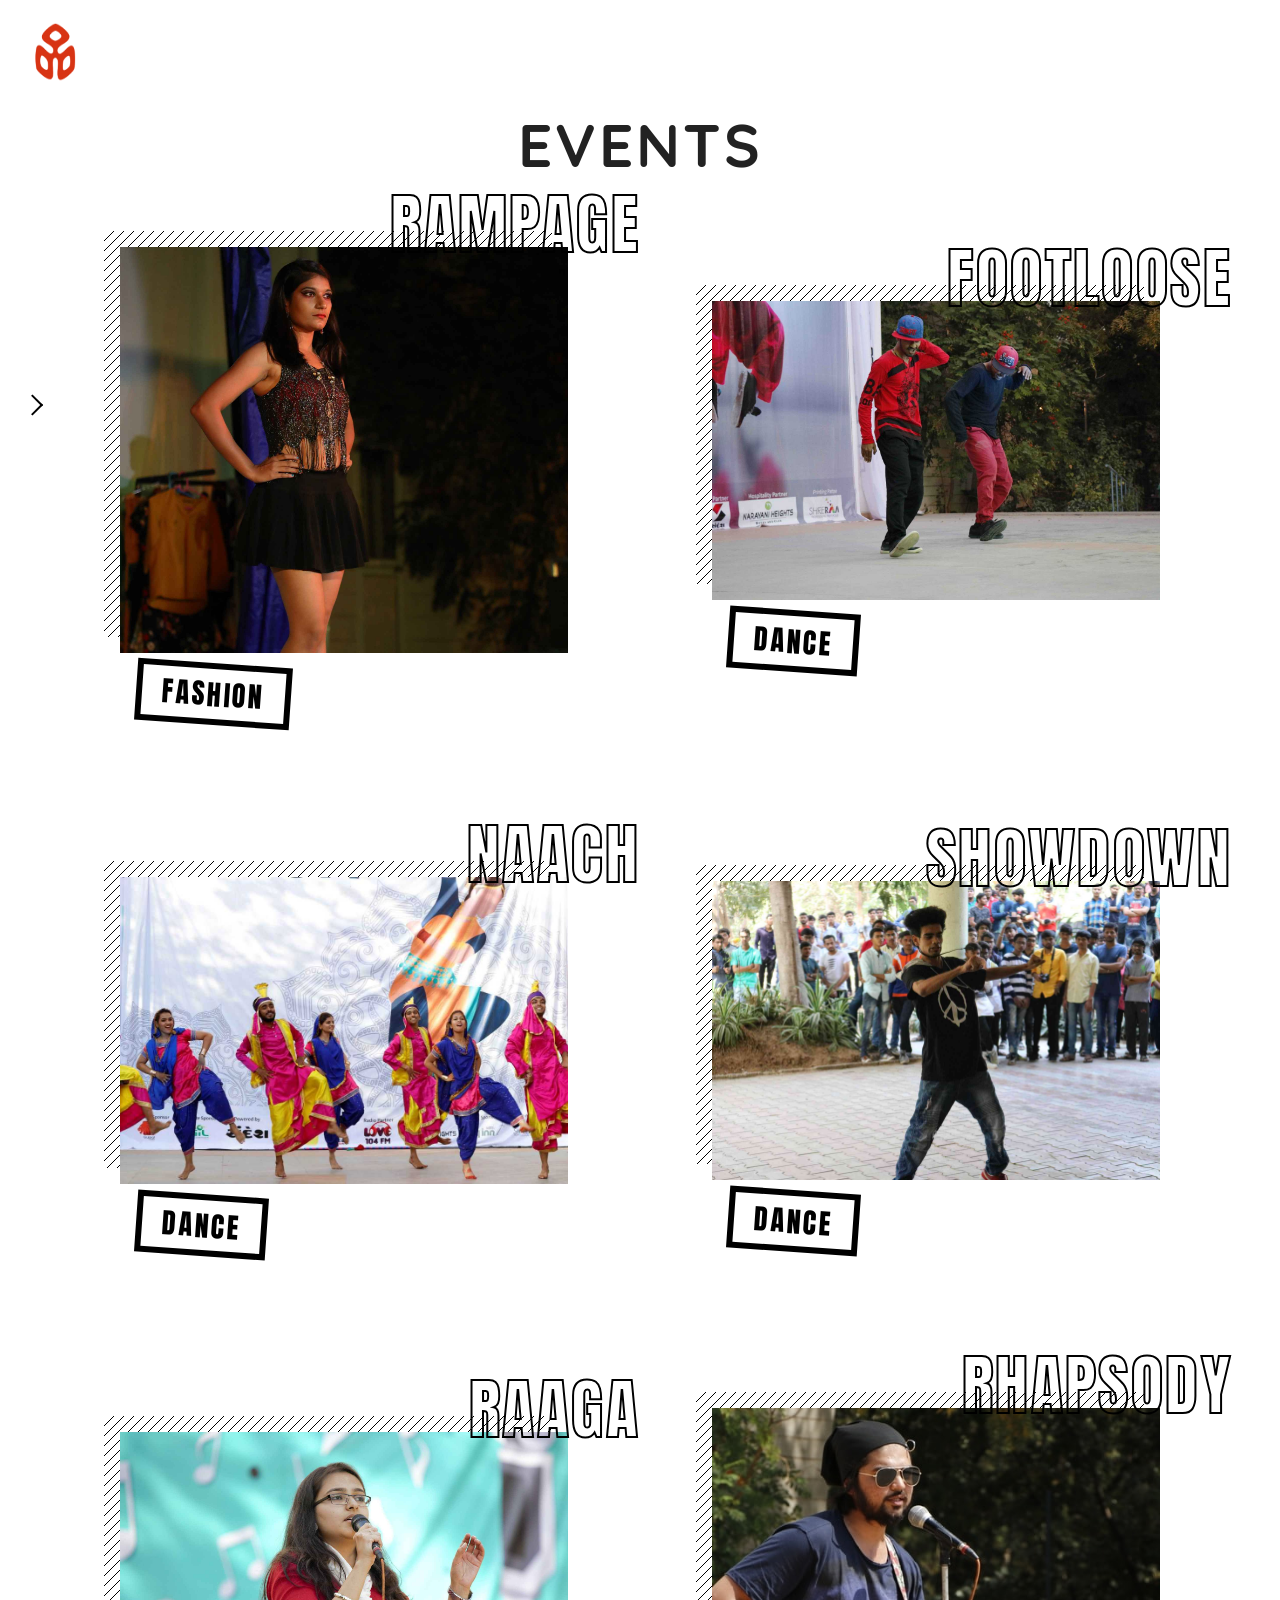
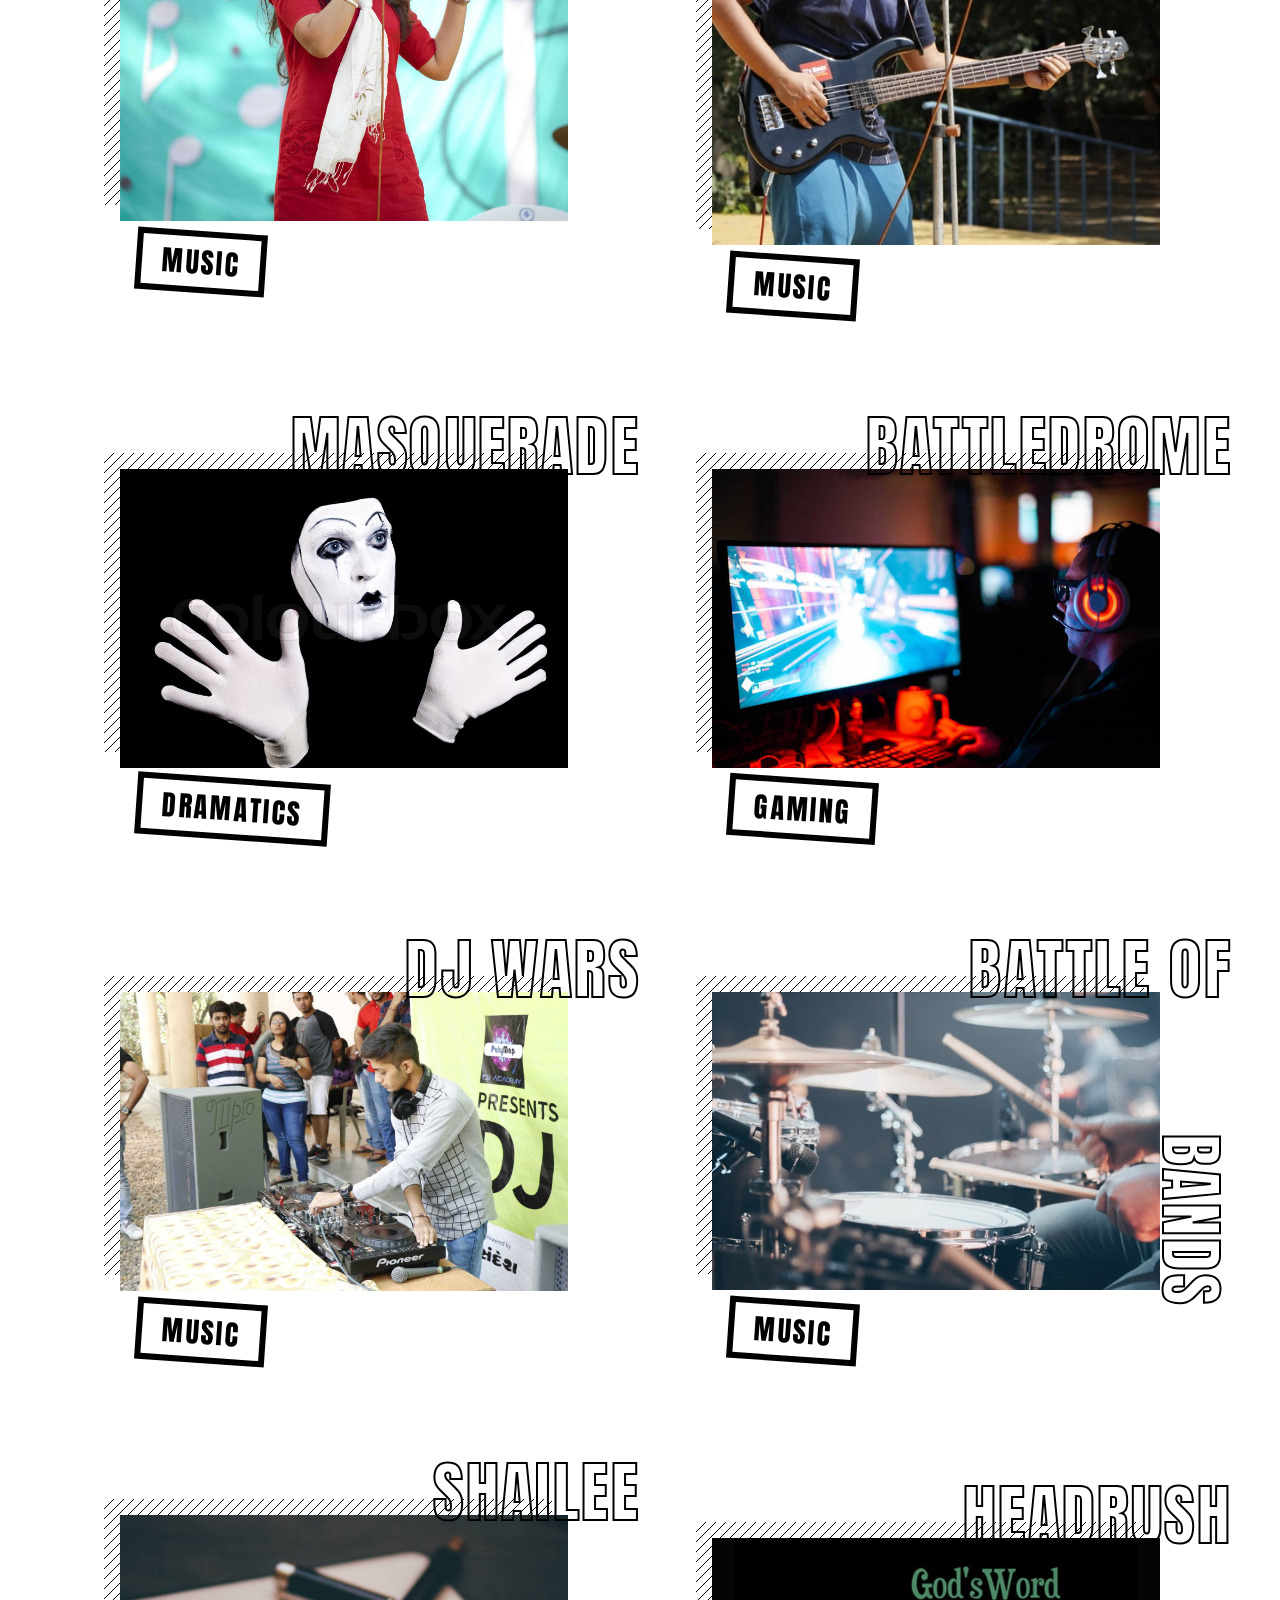
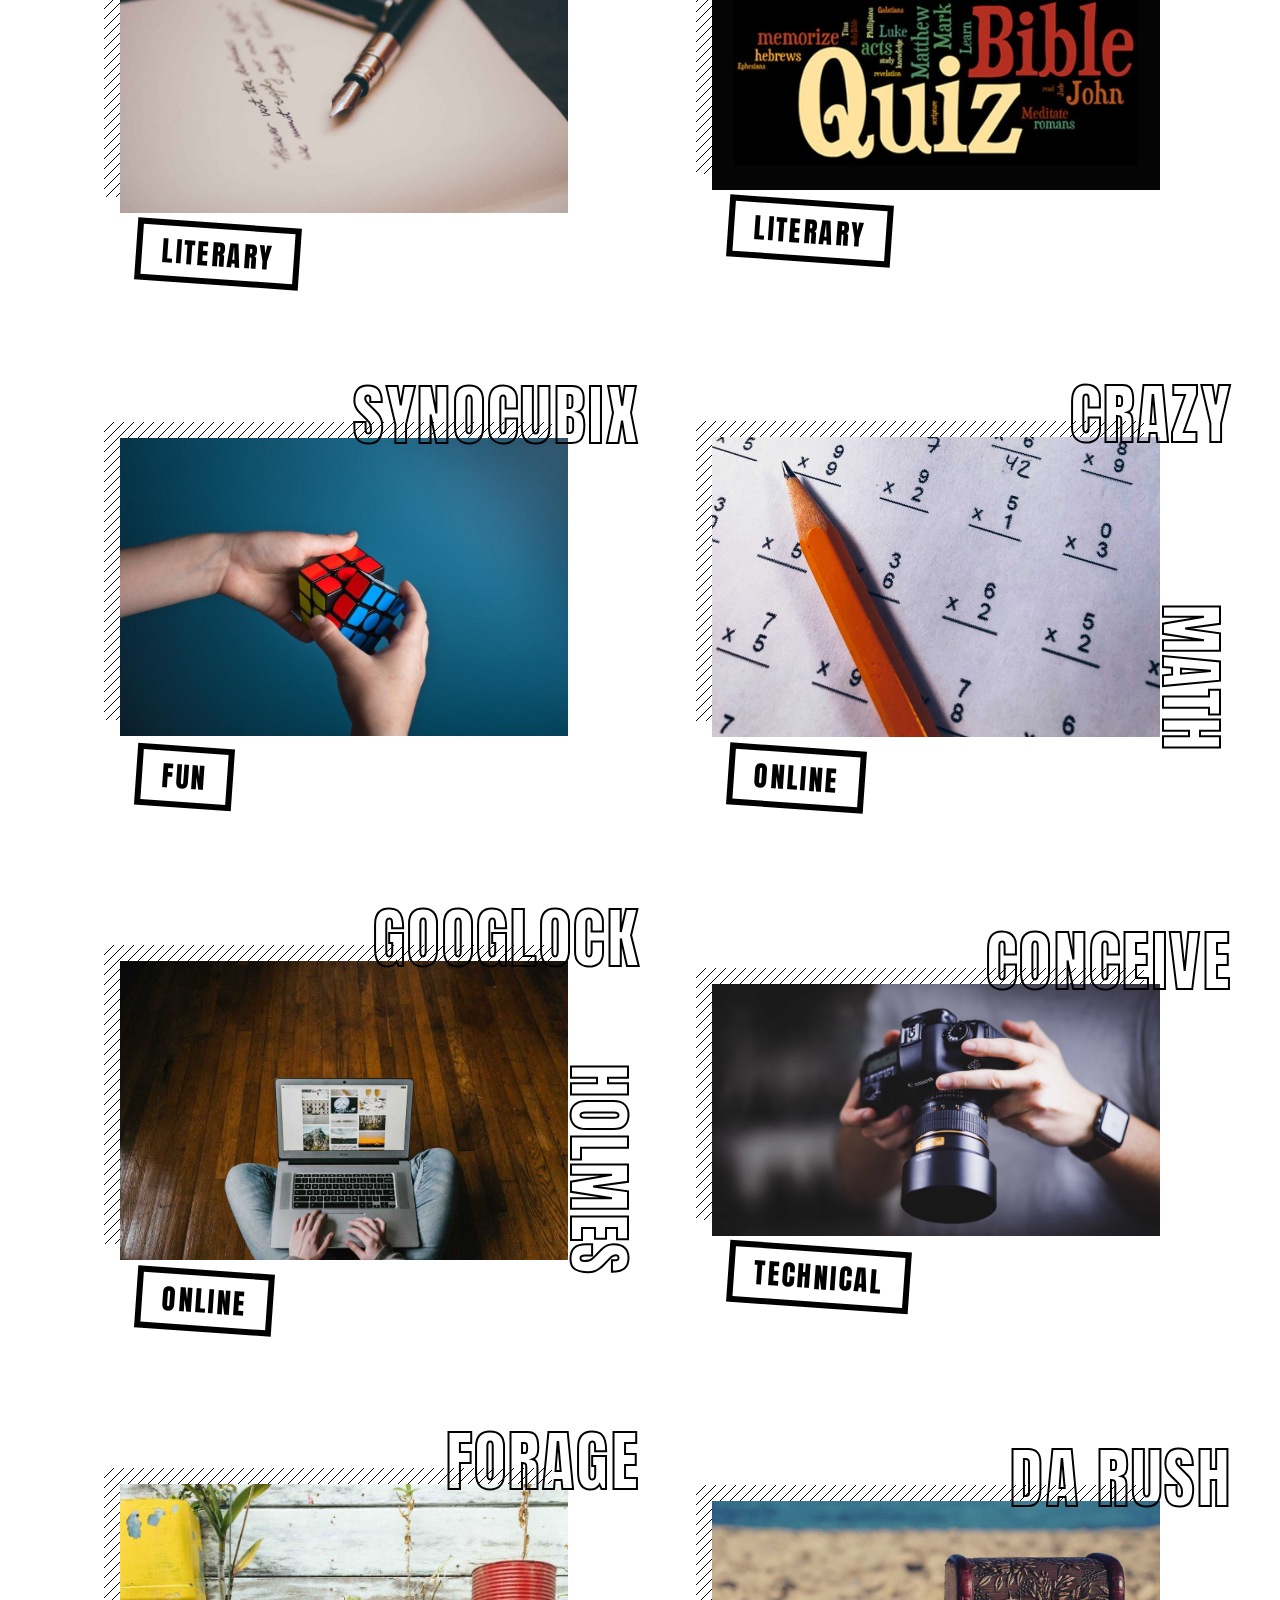
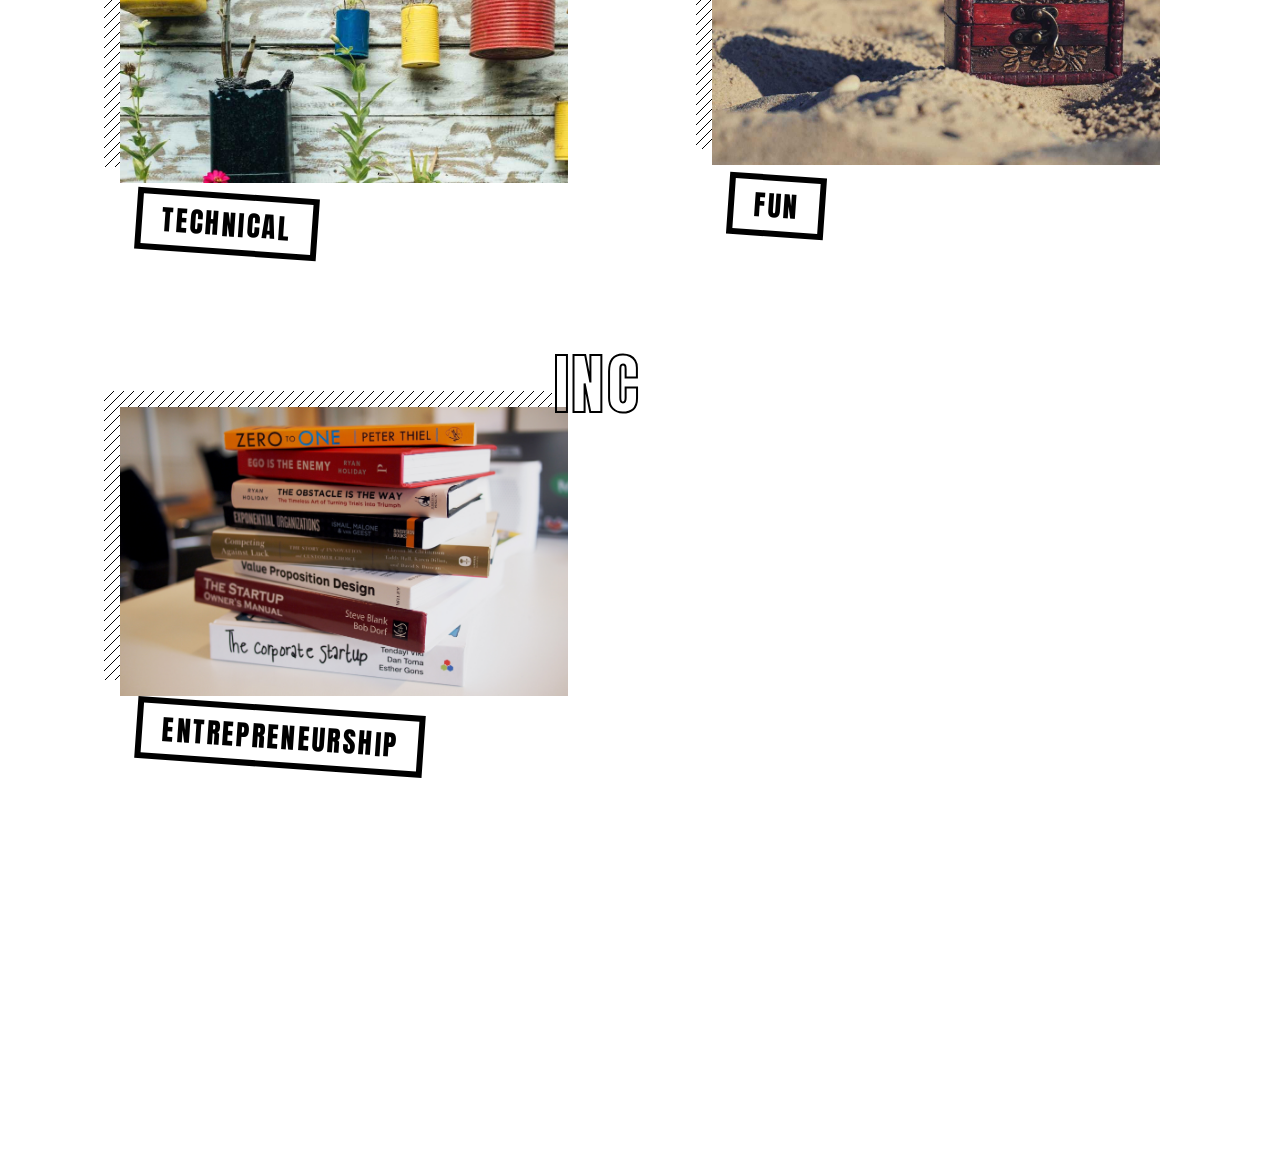
<file: events.html>
<!DOCTYPE html>
<html lang="en" class="no-js">
	<head>
		<meta charset="UTF-8" />
        <meta name="description" content="List of events for Synapse 2019" >
		<meta name="viewport" content="width=device-width, initial-scale=1">
		<title>Synapse'19 | Events</title>
		<link rel="icon" href="logo.png" type="image/gif" sizes="16x16">
		<link href="https://fonts.googleapis.com/css?family=Quicksand:400,700" rel="stylesheet">
		<link rel="stylesheet" type="text/css" href="loader.css"/>
		<link rel="stylesheet" type="text/css" href="css/event.css" />
    <link rel="stylesheet" href="navigation.css">
		<link rel="stylesheet" href="sponsor_site/sponsor.css">
		<style>
			.c2{
				font-weight: bold;
			}
		</style>

		<!-- <link rel="stylesheet" type="text/css" href="css/eventback.css" /> -->
		<script>
			document.documentElement.className="js";
			var supportsCssVars = function(){
				var e,
					t=document.createElement("style");
				return t.innerHTML="root: { --tmp-var: bold; }",
					   document.head.appendChild(t),
					   e=!!(window.CSS&&window.CSS.supports&&window.CSS.supports("font-weight","var(--tmp-var)")),
					   t.parentNode.removeChild(t),e
			};

			supportsCssVars()||alert("Synapse'19 event list");
		</script>
    <style>
      .toggle::before {
        border-top: 2px solid #000;
        border-right: 2px solid #000;
      }
    </style>
	</head>
	<body>
      <div id="sidebar" class="sidebar">
          <div class="toggle" onclick="toggle_div()"></div>
          <ul>
              <li><a href="/">Home</a></li>
              <li><a href="/register.html">Registration</a></li>
              <li><a href="/events.html">Events</a></li>
							<li><a href="/schedule.html">Schedule</a></li>

              <li><a href="/sponsor.html">Sponsors</a></li>
              <li><a href="/gallery.html">Gallery</a></li>
              <li><a data-fancybox data-width="640" data-height="360" href="https://player.vimeo.com/video/310331827" target="_blank">Aftermovie'18</a></li>
              <li><a href="/brochure.pdf" target="_blank">Brochure</a></li>
              <li><a href="/contact.html">Synapse Team</a></li>
          </ul>
      </div>
			<div class="preloader">
					<div class="loader"></div> </div>

		<a class="top-front-logo" href="/"><img src="logo.png"></a>



		<svg class="hidden">
			<symbol id="icon-arrow" viewBox="0 0 24 24">
				<title>arrow</title>
				<polygon points="6.3,12.8 20.9,12.8 20.9,11.2 6.3,11.2 10.2,7.2 9,6 3.1,12 9,18 10.2,16.8 "/>
			</symbol>

			<symbol id="icon-cross" viewBox="0 0 24 23">
				<title>cross</title>
				<path d="M23.865 3.677c.197-.383.164-.818-.008-1.18.048-.41-.06-.827-.448-1.147L22.323.457c-.636-.524-1.632-.689-2.25 0a155.348 155.348 0 0 1-8.797 9.001C9.011 7.342 6.72 5.255 4.443 3.165c-.8-.734-1.956-.503-2.458.37C1.253 3.9.659 4.374.168 5.182c-.233.386-.215.872 0 1.258 1.47 2.635 4.31 4.951 6.646 7.083-.313.28-.623.562-.942.836-3.146 2.702-5.268 4.416-1.331 7.187.053.037.107.029.161.05.076.036.148.06.232.074.026 0 .05.005.075.003.082.007.16.027.243.011 2.117-.415 4.085-2.074 5.872-3.9 1.74 1.715 3.592 3.353 5.63 4.325.485.232 1.063.097 1.436-.227.626.047 1.197-.342 1.484-.901.042-.026.07-.041.116-.07.91-.569.993-1.701.32-2.482-1.522-1.762-3.138-3.438-4.787-5.084 2.968-2.9 6.674-6.027 8.542-9.667z"/>
			</symbol>
		</svg>
		<main>
			<div class="heading--event">
				Events
			</div>

			<div class="content">
				<div class="grid">
					<a class="grid__item" href="#preview-1">
						<div class="box">
							<div class="box__shadow"></div>
							<img class="box__img" src="assets/events/rampage.jpg" alt="Some image"/>
							<h3 class="box__title box__title--straight "><span class="box__title-inner" data-hover="Rampage">Rampage</span></h3>
							<h4 class="box__text box__text--bottom"><span class="box__text-inner box__text-inner--rotated1">Fashion</span></h4>
							<!-- <div class="box__deco box__deco--top">&#10115;</div> -->
						</div>
					</a>
					<a class="grid__item" href="#preview-2">
						<div class="box">
							<div class="box__shadow"></div>
							<img class="box__img" src="assets/events/footloose.jpg" alt="Some image"/>
							<h3 class="box__title box__title--straight "><span class="box__title-inner" data-hover="Footloose">Footloose</span></h3>
							<h4 class="box__text box__text--bottom"><span class="box__text-inner box__text-inner--rotated1">Dance</span></h4>
							<!-- <div class="box__deco box__deco--top">&#10115;</div> -->
						</div>
					</a>
					<a class="grid__item" href="#preview-3">
						<div class="box">
							<div class="box__shadow"></div>
							<img class="box__img" src="assets/events/naach.jpg" alt="Some image"/>
							<h3 class="box__title box__title--straight "><span class="box__title-inner" data-hover="Naach">Naach</span></h3>
							<h4 class="box__text box__text--bottom"><span class="box__text-inner box__text-inner--rotated1">Dance</span></h4>
							<!-- <div class="box__deco box__deco--top">&#10115;</div> -->
						</div>
					</a>
					<a class="grid__item" href="#preview-4">
						<div class="box">
							<div class="box__shadow"></div>
							<img class="box__img" src="assets/events/showdown.jpg" alt="Some image"/>
							<h3 class="box__title box__title--straight "><span class="box__title-inner" data-hover="Showdown">Showdown</span></h3>
							<h4 class="box__text box__text--bottom"><span class="box__text-inner box__text-inner--rotated1">Dance</span></h4>
							<!-- <div class="box__deco box__deco--top">&#10115;</div> -->
						</div>
					</a>
					<a class="grid__item" href="#preview-5">
						<div class="box">
							<div class="box__shadow"></div>
							<img class="box__img" src="assets/events/raaga.jpg" alt="Some image"/>
							<h3 class="box__title box__title--straight "><span class="box__title-inner" data-hover="Raaga">Raaga</span></h3>
							<h4 class="box__text box__text--bottom"><span class="box__text-inner box__text-inner--rotated1">Music</span></h4>
							<!-- <div class="box__deco box__deco--top">&#10115;</div> -->
						</div>
					</a>
					<a class="grid__item" href="#preview-6">
						<div class="box">
							<div class="box__shadow"></div>
							<img class="box__img" src="assets/events/rhapsody.jpg" alt="Some image"/>
							<h3 class="box__title box__title--straight "><span class="box__title-inner" data-hover="rhapsody">rhapsody</span></h3>
							<h4 class="box__text box__text--bottom"><span class="box__text-inner box__text-inner--rotated1">Music</span></h4>
							<!-- <div class="box__deco box__deco--top">&#10115;</div> -->
						</div>
					</a>
					<a class="grid__item" href="#preview-7">
						<div class="box">
							<div class="box__shadow"></div>
							<img class="box__img" src="assets/events/masquerade.jpg" alt="Some image"/>
							<h3 class="box__title box__title--straight "><span class="box__title-inner" data-hover="Masquerade">Masquerade</span></h3>
							<h4 class="box__text box__text--bottom"><span class="box__text-inner box__text-inner--rotated1">Dramatics</span></h4>
							<!-- <div class="box__deco box__deco--top">&#10115;</div> -->
						</div>
					</a>
					<a class="grid__item" href="#preview-8">
						<div class="box">
							<div class="box__shadow"></div>
							<img class="box__img" src="assets/events/battledrome.jpg" alt="Some image"/>
							<h3 class="box__title box__title--straight "><span class="box__title-inner" data-hover="Battledrome">Battledrome</span></h3>
							<h4 class="box__text box__text--bottom"><span class="box__text-inner box__text-inner--rotated1">Gaming</span></h4>
							<!-- <div class="box__deco box__deco--top">&#10115;</div> -->
						</div>
					</a>
					<a class="grid__item" href="#preview-9">
						<div class="box">
							<div class="box__shadow"></div>
							<img class="box__img" src="assets/events/dj_wars.jpg" alt="Some image"/>
							<h3 class="box__title box__title--straight "><span class="box__title-inner" data-hover="DJ wars">DJ wars</span></h3>
							<h4 class="box__text box__text--bottom"><span class="box__text-inner box__text-inner--rotated1">Music</span></h4>
							<!-- <div class="box__deco box__deco--top">&#10115;</div> -->
						</div>
					</a>
					<a class="grid__item" href="#preview-18">
						<div class="box">
							<div class="box__shadow"></div>
							<img class="box__img" src="assets/events/battle.jpeg" alt="Some image"/>
							<h3 class="box__title box__title--straight event-long-name-pre"><span class="box__title-inner" data-hover="Battle of">Battle of</span></h3>
							<h3 class="box__title box__title--bottom event-long-name-suf"><span class="box__title-inner" data-hover="Bands">Bands</span></h3>
							<h4 class="box__text box__text--bottom"><span class="box__text-inner box__text-inner--rotated1">Music</span></h4>
							<!-- <div class="box__deco box__deco--top">&#10115;</div> -->
						</div>
					</a>
					<a class="grid__item" href="#preview-10">
						<div class="box">
							<div class="box__shadow"></div>
							<img class="box__img" src="assets/events/shailee.jpg" alt="Some image"/>
							<h3 class="box__title box__title--straight "><span class="box__title-inner" data-hover="Shailee">Shailee</span></h3>
							<h4 class="box__text box__text--bottom"><span class="box__text-inner box__text-inner--rotated1">Literary</span></h4>
							<!-- <div class="box__deco box__deco--top">&#10115;</div> -->
						</div>
					</a>
					<a class="grid__item" href="#preview-11">
						<div class="box">
							<div class="box__shadow"></div>
							<img class="box__img" src="assets/events/headrush.jpg" alt="Some image"/>
							<h3 class="box__title box__title--straight "><span class="box__title-inner" data-hover="headrush">headrush</span></h3>
							<h4 class="box__text box__text--bottom"><span class="box__text-inner box__text-inner--rotated1">Literary</span></h4>
							<!-- <div class="box__deco box__deco--top">&#10115;</div> -->
						</div>
					</a>
					<a class="grid__item" href="#preview-12">
						<div class="box">
							<div class="box__shadow"></div>
							<img class="box__img" src="assets/events/synocubix.jpg" alt="Some image"/>
							<h3 class="box__title box__title--straight "><span class="box__title-inner" data-hover="synocubix">synocubix</span></h3>
							<h4 class="box__text box__text--bottom"><span class="box__text-inner box__text-inner--rotated1">Fun</span></h4>
							<!-- <div class="box__deco box__deco--top">&#10115;</div> -->
						</div>
					</a>
					<a class="grid__item" href="#preview-13">
						<div class="box">
							<div class="box__shadow"></div>
							<img class="box__img" src="assets/events/crazymaths.jpg" alt="Some image"/>
							<h3 class="box__title box__title--straight event-long-name-pre"><span class="box__title-inner " data-hover="crazy">crazy</span></h3>
							<h3 class="box__title box__title--bottom event-long-name-suf"><span class="box__title-inner" data-hover="Math">Math</span></h3>
							<h4 class="box__text box__text--bottom"><span class="box__text-inner box__text-inner--rotated1">online</span></h4>
							<!-- <div class="box__deco box__deco--top">&#10115;</div> -->
						</div>
					</a>
					<a class="grid__item" href="#preview-14">
						<div class="box">
							<div class="box__shadow"></div>
							<img class="box__img" src="assets/events/googlelockholmes.jpg" alt="Some image"/>
							<h3 class="box__title box__title--straight event-long-name-pre"><span class="box__title-inner" data-hover="googlock">googlock</span></h3>
							<h3 class="box__title box__title--bottom event-long-name-suf"><span class="box__title-inner " data-hover="holmes">holmes</span></h3>
							<h4 class="box__text box__text--bottom"><span class="box__text-inner box__text-inner--rotated1">Online</span></h4>
							<!-- <div class="box__deco box__deco--top">&#10115;</div> -->
						</div>
					</a>
					<a class="grid__item" href="#preview-15">
						<div class="box">
							<div class="box__shadow"></div>
							<img class="box__img" src="assets/events/conceive.jpg" alt="Some image"/>
							<h3 class="box__title box__title--straight "><span class="box__title-inner" data-hover="conceive">conceive</span></h3>
							<h4 class="box__text box__text--bottom"><span class="box__text-inner box__text-inner--rotated1">Technical</span></h4>
							<!-- <div class="box__deco box__deco--top">&#10115;</div> -->
						</div>
					</a>
					<a class="grid__item" href="#preview-16">
						<div class="box">
							<div class="box__shadow"></div>
							<img class="box__img" src="assets/events/forage.jpg" alt="Some image"/>
							<h3 class="box__title box__title--straight "><span class="box__title-inner" data-hover="forage">forage</span></h3>
							<h4 class="box__text box__text--bottom"><span class="box__text-inner box__text-inner--rotated1">Technical</span></h4>
							<!-- <div class="box__deco box__deco--top">&#10115;</div> -->
						</div>
					</a>
					<a class="grid__item" href="#preview-17">
						<div class="box">
							<div class="box__shadow"></div>
							<img class="box__img" src="assets/events/da-rush.jpg" alt="Some image"/>
							<h3 class="box__title box__title--straight "><span class="box__title-inner" data-hover="DA Rush">DA Rush</span></h3>
							<h4 class="box__text box__text--bottom"><span class="box__text-inner box__text-inner--rotated1">Fun</span></h4>
							<!-- <div class="box__deco box__deco--top">&#10115;</div> -->
						</div>
					</a>
					<a class="grid__item" href="#preview-19">
						<div class="box">
							<div class="box__shadow"></div>
							<img class="box__img" src="assets/events/inc.jpg" alt="Some image"/>
							<h3 class="box__title box__title--straight "><span class="box__title-inner" data-hover="INC">INC</span></h3>
							<h4 class="box__text box__text--bottom"><span class="box__text-inner box__text-inner--rotated1">Entrepreneurship</span></h4>
							<!-- <div class="box__deco box__deco--top">&#10115;</div> -->
						</div>
					</a>
				</div>
			</div>
			<div class="overlay">
				<div class="overlay__reveal"></div>

				<div class="overlay__item" id="preview-1">
					<div class="box">
						<div class="box__shadow"></div>
						<img class="box__img box__img--original" src="assets/events/rampage.jpg" alt="Some image"/>
						<h3 class="box__title box__title--straight box__title--bottom"><span class="box__title-inner" style="color: white">Rampage</span></h3>
						<h4 class="box__text box__text--bottom"><span class="box__text-inner box__text-inner--rotated1">Fashion</span></h4>
						<!-- <div class="box__deco box__deco--top">&#10115;</div> -->
					</div>
					<div class="overlay__content">
						<h2 class="event-name-modal">
						                RAMPAGE
						            </h2>
						            <hr class="under_head">
						            <p class="event-desc-modal">
						              “I don’t do fashion, I am Fashion!” – Coco Chanel
						            </p>
						            <p class="event-desc-modal">
						              Fashion is an art, a religion, a peek into a personality. For some, it’s an escape or a disguise while for others it’s just being comfortable.
													<br>
													But ultimately, fashion is an individual statement of expression for each of us and RAMPAGE is the avenue to express yourself. A fashion show is a chance for a designer to show off a particular aesthetic, a particular mood, a particular feel or point of view.
													<br>
													As a result, fashion shows can tend to be more conceptual and focused on a higher level idea where spectators enjoy the procession of cutting-edge ensembles.
						            </p>
						            <h3 class="event-name-modal">Registration</h3>
						            <p class="event-desc-modal">
						            Only team leader has to register on behalf of whole team.
						            <br>
						            Registration fee - Rs. 800 per team
						            <br>NOTE- Team leader has to register on behalf of the whole team.
						            	<br>Students of different institutes can come together to make a team and register themselves.
						            	More than one team from same institute can register themselves.
						          </p>

						          <h3 class="event-name-modal">Rules and Regulations</h3>
						          <h4 class="event-name-modal">TEAM SIZE :</h4>
						            <ul>
						                <li class="event-desc-modal-li">
						                  Designers:1-4
						                </li>
						                <li class="event-desc-modal-li">
						                  Models: 8-14
						                </li>
						                <li class="event-desc-modal-li">
						                  Choreographer: 1
						                </li>
						                <li class="event-desc-modal-li">
						                  Makeup Artists: 1-4 (excluding the models)
						                </li>
						            </ul>
						          <h4 class="event-name-modal">THEME :</h4>
						            <p class="event-desc-modal">
						              “Ugly”, So what ?
						              <br>Society is generally biased towards the beauty standard. A lot of people might even hold back to say it, but in their subconscious mind they have this standard for what's pretty and what's ugly. And generally everything that they label as Ugly, will be overlooked by them. This is why this time Rampage gives the opportunity for people to try and break this stereotype and show people the underlying truth, the underlying Beauty.
						            </p>

						            <h4 class="event-name-modal">PRELIMS :</h4>
						              <p class="event-desc-modal">
						                In case of time constraints and more registrations, there will be prelims for registered teams. Further details regarding this will be posted on synapse.daiict.ac.in

						              </p>
						              <h4 class="event-name-modal">JUDGEMENT CRITERIA :</h4>
						              <ul>
						                  <li class="event-desc-modal-li">
						                    Designers: Theme Originality, Depiction of Theme, Designing, Use of Props and Accessories, Use of fabrics
						                  </li>
						                  <li class="event-desc-modal-li">
						                    Models: Ramp walk, Stage Presence, Poise, Overall Appearance
						                  </li>
						                  <li class="event-desc-modal-li">
						                    Team: Choreography, Music and Narration, Co-ordination, Relevance to the theme, Overall Performance
						                  </li>

						              </ul>

						              <h4 class="event-name-modal"> FINALE :</h4>
						              <ul>
						                  <li class="event-desc-modal-li">
						                    Main Round will be held on 23rd February 2019 from 5:30 p.m. onwards. This would be between the short-listed teams from the Preliminary round.
						                  </li>
						                  <li class="event-desc-modal-li">
						                    Time Limit: 12-15 min(empty stage to empty stage)
						                  </li>

						              </ul>
						              <h3 class="event-name-modal">GENERAL RULES :</h3>
						              <ul>

						                  <li class="event-desc-modal-li">
						                    There can be multiple teams from a single institute.

						                  </li>
						                  <li class="event-desc-modal-li">
						                    Crossover teams can be formed between students of different institutes, all having valid institute ID cards for the current year.

						                  </li>
						                  <li class="event-desc-modal-li">
						                    Teams are required to check the website frequently for any changes in the rules and regulations and specification of the arena of the event.

						                  </li>
						                  <li class="event-desc-modal-li">
						                    The teams must bring their own music system for practice. The organizing team is not responsible for providing either space or music system for practice.

						                  </li>
						                  <li class="event-desc-modal-li">
						                    Makeup and styling of the models are to be done by the teams themselves. We will only provide the team with dressing room.

						                  </li>
						                  <li class="event-desc-modal-li">
						                    The pen drive should include details about the team name and institute name.

						                  </li>
						                  <li class="event-desc-modal-li">
						                    The team can ask for assistance from people outside the institute such as choreographers, make-up artists, but these professionals will not be considered to be a part of the team.

						                  </li>
						                  <li class="event-desc-modal-li">
						                    One member of the team should sit with sound technician or computer operator during the performance.

						                  </li>
						                  <li class="event-desc-modal-li">
						                    We request to maintain the decorum of the event. The vulgarity of any kind would lead to disqualification of the team from the event. Hence, if the team feels that any stunt or costume design can be considered as vulgar, it is strongly advised to consult the organizers before performing it on stage. The decision of the organizers will be final in case of any disputes arising due to this.

						                  </li>
						                  <li class="event-desc-modal-li">
						                    No animals or birds should be harmed in the making the designs. Doing so will lead to immediate disqualification.
						                  </li>
						                  <li class="event-desc-modal-li">
						                    Use of water, fire , pets or any hazardous materials  is strictly prohibited.
						                  </li>
						                  <li class="event-desc-modal-li">
						                    In case of any issues, coordinators and judge's decision will be final and binding.
						                  </li>
						                  <li class="event-desc-modal-li">
						                    In case of any ambiguity, the coordinators' decisions will be final.
						                  </li>
						                  <li class="event-desc-modal-li">
						                    Bring Institute ID of each of the team members without fail.
						                  </li>
						              </ul>
						    <P>
						        Contact Us:<br>
						        Dax Patel: +91 8155012975
						        <br>
						        Kaushal Parmar : +91 8160501834
										<br>
										<br>
						        Email Us:<br>
						        rampage.synapse2k19@gmail.com
						    </P>

								<ul class="sponsor__grid">
									<h3 class="c2" style="margin-bottom:0%;">
										Event Sponsor
									</h3>
									<li><img src="havelicafe.jpeg" style="border:1px solid black;margin-top:0;"></li>
								</ul>
					</div>

				</div>
				<div class="overlay__item" id="preview-2">
					<div class="box">
						<div class="box__shadow"></div>
						<img class="box__img box__img--original" src="assets/events/footloose.jpg" alt="Some image"/>
						<h3 class="box__title box__title--straight box__title--bottom"><span class="box__title-inner">Footloose</span></h3>
						<h4 class="box__text box__text--bottom"><span class="box__text-inner box__text-inner--rotated1">Dance</span></h4>
						<!-- <div class="box__deco box__deco--top">&#10115;</div> -->
					</div>
					<div class="overlay__content">
							<h2 class="event-name-modal">
                            FOOTLOOSE
                        </h2>
                        <hr class="under_head">

						<p class="c2"><span class="c4"><h3>Introduction</h3></span></p>
						<p class="c6"><span class="c3"><em>“When you dance, your purpose is not to get a certain place on the floor. It’s to enjoy each step along the way”
							<br>― Wayne Dyer.
						   </em></span></p>

						<p class="c6"><span class="c3">Dance is a form of expression through which you can find yourself in that moment and lose yourself in the captivating beats all at the same time. From salsa to contemporary to fusion, fasten your seatbelt, rock the stage and shake the world with your moves. </span></p>
						<p class="c6"><span class="c3">Footloose, is the biggest dancing event in Synapse. The preliminary round is held in the faculty mess. Later in the evening, selected contenders get a chance to perform in front of a jam packed crowd in the OAT in the presence of the judges. Dance your way to victory.</span></p>
						<p class="c6"><span class="c3"><strong>Prelims</strong><br>
							Date: 22nd February, 2019(Friday)<br>
							Venue: Faculty Mess, DA-IICT <br>
							Time: 9 AM to 1 PM
						</span></p>

						<p class="c6"><span class="c3"><strong>Finals</strong><br>
							Date: 22nd February, 2019 (Friday) <br>
							Venue: OAT, DA-IICT <br>
							Time: 5:30 PM to 8:00 PM
						</span></p>

						<p class="c6"><span class="c3"><strong>Rules</strong></span></p>


						<p class="c2"><span class="c4">Rules- Footloose &lsquo;19</span></p>
						<p class="c6"><span class="c3">Footloose is a western dance event, where participants can participate in any of the categories of Solo, Duet or Group. Each of the formats will see a prelims round, before the final round. The teams selected from the Prelims are eligible to participate in the finals.</span></p>
						<p class="c6"><span class="c3">In the prelims, the participants have to perform a part of the sequence they prepare for the Finals or the complete sequence they would perform in the finals. In any case, the performance in the prelims must be included in the performance in the finals, should the participants be eligible for the finals.</span></p>
						<p class="c6"><span class="c3">
							<h4>Registration</h4>
								<ol>
									<li>The last date for registration for the event is 8 PM, 19th February, 2019.
									</li>
									<li>Registration can be done either through the website, or by contacting:
										<br>Dushyant +91 9426893264</li>
									<li>For registration fees, please visit the registration page.
									</li>
								</ol>

						</span></p>

						<ol class="c1 lst-kix_ttkxuzwur44d-0 start" start="1">
							<li class="c2 c7"><span class="c4">Categories</span></li>
						</ol>
						<ol class="c1 lst-kix_ttkxuzwur44d-1 start" start="1">
							<li  type="a"  class="c2"><span class="c3">Solo</span></li>
						</ol>
						<ol class="c1 lst-kix_ttkxuzwur44d-2 start">
							<li type="i" class="c5"><span class="c3">One participant will be allowed a maximum of one entry only.</span></li>
							<li type="i" class="c5"><span class="c3">Maximum Time Limit: <br>Prelims: 2 Minutes<br>Finals: 5 Minutes(Including setup)</span></li>
						</ol>
						<!-- <p class="c6 c9"><span class="c3"></span></p> -->
						<p class="c6 c13"><span class="c3"></span></p>
						<ol class="c1 lst-kix_ttkxuzwur44d-1" start="2">
							<li  type="a" class="c2"><span class="c3">Duet</span></li>
						</ol>
						<ol class="c1 lst-kix_ttkxuzwur44d-2 start" start="1">
							<li type="i" class="c5"><span class="c3">One pair will be allowed a maximum of one entry only,</span></li>
							<li type="i" class="c5"><span class="c3">Maximum Time Limit:<br> Prelims: 3 minutes<br>Finals: 6 Minutes(Including Setup)</span></li>
						</ol>
						<!-- <p class="c6 c9"><span class="c3"></span></p> -->
						<p class="c6 c13"><span class="c3"></span></p>
						<ol class="c1 lst-kix_ttkxuzwur44d-1" start="3">
							<li type="a" class="c2"><span class="c3">Group</span></li>
						</ol>
						<ol class="c1 lst-kix_ttkxuzwur44d-2 start" start="1">
							<li type="i" class="c5"><span class="c3">Any number of groups from the same college can participate.</span></li>
							<li type="i" class="c5"><span class="c3">Team size: 5 to 20</span></li>
							<li type="i" class="c5"><span class="c3">At any time, at least 5 members of the group should be present on the stage.</span></li>
							<li type="i" class="c5"><span class="c3">Maximum Time Limit:<br> Prelims: 5 Minutes<br>Finals: 9 Minutes(Including Setup)</span></li>
						</ol>
						<!-- <p class="c6 c9"><span class="c3"></span></p> -->
						<!-- <p class="c6"><span class="c3">&nbsp;&nbsp;&nbsp;&nbsp;&nbsp;&nbsp;&nbsp;&nbsp;&nbsp;&nbsp;&nbsp;&nbsp;&nbsp;&nbsp;&nbsp;&nbsp;&nbsp;&nbsp;&nbsp;&nbsp;&nbsp;&nbsp;&nbsp;&nbsp;</span></p> -->
						<ol class="c1 lst-kix_ttkxuzwur44d-0" start="2">
							<li class="c2 c7"><span class="c12">Soundtrack</span></li>
						</ol>
						<ol class="c1 lst-kix_ttkxuzwur44d-1 start">
							<li type="a" class="c0"><span class="c3">Format of the soundtrack should be MP3 or WAV only.</span></li>
							<li type="a" class="c0"><span class="c8">All participants should mail a copy of the soundtrack to </span><span class="c8 c10"><a class="c11" href="mailto:s.footloose19@gmail.com">synapse.footloose2019@gmail.com</a></span><span class="c3">&nbsp;, before 6 PM , 20th February, 2019.</span></li>
							<li type="a" class="c0"><span class="c3">Apart from the mailed track, the participants must carry a copy of their track in a pen-drive as well as in one of the cell phones, in case of some technical issues.</span></li>
							<li type="a" class="c0"><span class="c3">No live projection of music would be allowed under any circumstances.</span></li>
							<li type="a" class="c0"><span class="c3">The mailed soundtrack</span></li>
							<li type="a" class="c0"><span class="c3">The participants must bring along their own music system for practice. None would be provided by the organisers.</span></li>
						</ol>
						<ol class="c1 lst-kix_ttkxuzwur44d-0" start="3">
							<li class="c2 c7"><span class="c4">Props </span></li>
						</ol>
						<ol class="c1 lst-kix_ttkxuzwur44d-1 start" >
							<li type="a" class="c0"><span class="c3">Props will have to be arranged by the participants themselves. The props must come on with the performance and must not require extensive setup. </span></li>
							<li type="a" class="c0"><span class="c3">Any extra setup required for the performance should be informed an hour prior to the commencement of the event. </span></li>
							<li type="a" class="c0"><span class="c3">The props to be used should be pre informed about before the prelims to the coordinators. In case of any ambiguity the coordinators decisions will be final. </span></li>
							<li type="a" class="c0"><span class="c3">Equipment we consider hazardous (such as fire, smoke, fog devices, knives, water) are not allowed. </span></li>
							<li type="a" class="c0"><span class="c3">In case any extra stage arrangement is required please give prior notification a week before the event. </span></li>
						</ol>
						<ol class="c1 lst-kix_ttkxuzwur44d-0" start="4">
							<li class="c2 c7"><span class="c4">Judgment Criteria </span></li>
						</ol>
						<ol class="c1 lst-kix_ttkxuzwur44d-1 start">
							<li type="a"  class="c0"><span class="c3">Choreography &nbsp;</span></li>
							<li type="a"  class="c0"><span class="c3">Synchronization </span></li>
							<li type="a"  class="c0"><span class="c3">Stage utilization </span></li>
							<li type="a"  class="c0"><span class="c3">Energy level </span></li>
							<li type="a"  class="c0"><span class="c3">Costumes </span></li>
							<li type="a"  class="c0"><span class="c3">Overall impact</span></li>
						</ol>
						<ol class="c1 lst-kix_ttkxuzwur44d-0" start="5">
							<li class="c2 c7"><span class="c4">General</span></li>
						</ol>
						<ol class="c1 lst-kix_ttkxuzwur44d-1 start">
							<li type="a"  class="c0"><span class="c3">In case of discrepancies, the decision of the organisers will be final and binding.</span></li>
							<li type="a"  class="c0"><span class="c3">For any enquiries drop a mail to synapse.footloose2019@gmail.com or contact:
								<br>Dushyant: +91 9426893264
								<br>Dhawal: +91 7023419969
								</span></li>
						</ol>

					</div>
				</div>
				<div class="overlay__item" id="preview-3">
					<div class="box">
						<div class="box__shadow"></div>
						<img class="box__img box__img--original" src="assets/events/naach.jpg" alt="Some image"/>
						<h3 class="box__title box__title--straight box__title--bottom"><span class="box__title-inner">Naach</span></h3>
						<h4 class="box__text box__text--bottom"><span class="box__text-inner box__text-inner--rotated1">Dance</span></h4>
						<!-- <div class="box__deco box__deco--top">&#10115;</div> -->
					</div>
					<div class="overlay__content">
						<center>Performance Related</center>

						<ul>
						<li>There are ₹250 participation charges for a team of 10
						people. Charges will vary according to team size which
						will be negotiated with the team.</li>
						<li>For solo performances it is ₹100 and the person can
						participate in any other solo event also.</li>
						<li>If a participant registers in a group then he/she is
						allowed to participate in solo event also.</li>
						<li>Time duration for performances :
							<ul>
							<li>Solo - Time Limit: 5 Minutes</li>
							<li>Duet - Time Limit: 7 Minutes</li>
							<li>Group - Time Limit: 10 Minutes</li>
							<li>There is no restriction on the song as long as the
							dance forms are semi-classical or folk.</li>
							<li>1-2 min of setup time is allowed which is not
							included in performance duration.
							</ul>
						</li>
						<li>For group performance, the maximum size of each
						group is 16.</li>
						<li>Depending on the number of participants there may be
						a preliminary round of which participants will be
						informed in advance.</li>
						<li>There may be changes in the event format for which
						participants will be informed in advance.</li>
						<li>All the participants need to report at the informed time if
						not told otherwise. Participants arriving late shall not be
						entertained.</li>
						<center><b>Soundtrack</b></center>
						<li>Live soundtrack is allowed but needs to be arranged by
						participants themselves. Projection is not allowed.</li>
						<li>Teams must send their FINAL soundtrack through mail
						atleast before 4 days else you will be disqualified. The
						subject of the mail should be NaachSoundtrack[Team
						Name]. Send it to <a href="mailto:naach.synapse.2019@gmail.com">naach.synapse.2019@gmail.com.</a></li>
						<li>The performance can be original or an adaptation. In
						case of adaptation, it should be clearly specified along
						with the source.</li>
						<li>Soundtrack must meet the time limit constraints.</li>
						<li>The soundtrack can be changed before 4 days of the
						event.</li>
						<li>Soundtrack must be in MP3 format.</li>
						<center><b>Props</b></center>
						<li>Props must be arranged by the participants only.</li>
						<li>Participants should inform coordinators about the props
						atleast 4 days before the performance by mail. The
						subject of the mail should be NaachProps[TeamName].
						Send it to <a href="mailto:naach.synapse.2019@gmail.com">naach.synapse.2019@gmail.com.</a></li>
						<li>Hazardous props such as fire,smoke,fog devices,knives,
						water etc. are NOT allowed.</li>
						<center><b>General</b></center>
						<li>Participants are required to check the website
						frequently for any changes in the rules and regulations
						and specification of the arena of the event.</li>
						<li>Participants must bring their college ID cards and after
						confirming their registration at help desk produce the
						token given to them at help desk before their
						performance.</li>
						<li>For practice, teams must bring their own music systems
						for practice. Co-ordinators are not responsible for
						providing either space or music system for practice.</li>
						<li>In case of any issues, coordinators and judge´s decision
						will be final.</li>
						<li>One member of the team should coordinate with sound
						technician or computer operator prior to the start of
						event.</li>
						<li>In case of any ambiguity, the coordinators’ decisions
						will be final.</li>
						</ul><br>
						Contact<br>
						Kavisha Mehta : +919428305205<br>
						Dhwani Sagar: +918758594879<br>
						Aneri Shah : +918401380858<br>
						Rutvi Shah: +919558556123
					</div>
				</div>
				<div class="overlay__item" id="preview-4">
					<div class="box">
						<div class="box__shadow"></div>
						<img class="box__img box__img--original" src="assets/events/showdown.jpg" alt="Some image"/>
						<h3 class="box__title box__title--straight box__title--bottom"><span class="box__title-inner">Showdown</span></h3>
						<h4 class="box__text box__text--bottom"><span class="box__text-inner box__text-inner--rotated1">Dance</span></h4>
						<!-- <div class="box__deco box__deco--top">&#10115;</div> -->
					</div>
					<div class="overlay__content">
						<h2 class="event-name-modal">
                            SHOWDOWN
                        </h2>
                        <hr class="under_head">
                        <p class="event-desc-modal">
                            Are you ready for some real competition. Show your creative dancing talents using props.
                        </p>

                        <h3 class="event-name-modal">RULES</h3>

                        <h3 class="event-name-modal">Eliminations</h3>

                        <ul>
                            <li class="event-desc-modal-li">A prepared 2-minute performance by each participant.

                            </li>
                            <li class="event-desc-modal-li">A group of 3 participants will be given a prop each, with
                                which they'll perform on a song for a minute.
                            </li>
                            <li class="event-desc-modal-li">Then the props will be interchanged among themselves and
                                hence 3 such rounds of 1 minute each will be conducted between 3 participants.
                            </li>
                            <li class="event-desc-modal-li">So, the elimination round will be a total of 9 minutes for 3
                                participants.
                            </li>
                        </ul>

                        <h3 class="event-name-modal">Judging criteria</h3>
                        <p class="event-desc-modal"><br>
                            Choreography<br>
                            Expressions
                            <br>
                            Stage presence<br>
                            SCreativity in using props<br>
                        </p>

                        <h3 class="event-name-modal">NOTE
                        </h3>

                        <ul>
                            <li class="event-desc-modal-li"> 2.5% of total score will be deducted for each minute above
                                the time limit.
                            </li>
                            <li class="event-desc-modal-li">If a participant steps out of the dancing area, he/she will
                                be warned once and on repetition, would be disqualified.
                            </li>
                            <li class="event-desc-modal-li">From all, 8 participants would qualify for the finals.
                            </li>
                        </ul>

                        <h3 class="event-name-modal">Judging criteria
                        </h3>

                        <p class="event-desc-modal"><br>
                            Entertainment factor<br>
                            Spontaneity
                            <br>
                            Creativity
                            <br>
                            Every round will be impromptu except the first point mentioned in the eliminations. <br>
                            We are planning to give 2 sizzling prizes- Winner and Runner-Up. <br>
                        </p>

                        <h3 class="event-name-modal">NOTE</h3>
                        <ul>
                            <li class="event-desc-modal-li">If a participant steps out of the dancing area, he/she will
                                be penalized.

                            </li>
                            <li class="event-desc-modal-li">The decisions of the organizing team will be final and
                                binding under all circumstances.
                            </li>
                            <li class="event-desc-modal-li">Violation of any rule would lead to disqualification of the
                                participant.
                            </li>
                        </ul>
					</div>
				</div>
				<div class="overlay__item" id="preview-5">
					<div class="box">
						<div class="box__shadow"></div>
						<img class="box__img box__img--original" src="assets/events/raaga.jpg" alt="Some image"/>
						<h3 class="box__title box__title--straight box__title--bottom"><span class="box__title-inner">Raaga</span></h3>
						<h4 class="box__text box__text--bottom"><span class="box__text-inner box__text-inner--rotated1">Music</span></h4>
						<!-- <div class="box__deco box__deco--top">&#10115;</div> -->
					</div>
					<div class="overlay__content">
						<h2 class="event-name-modal">
                            RAAGA
                        </h2>
                        <hr class="under_head">
                        <p class="event-desc-modal">
                            Lose yourself behind in the magical atmosphere as you are taken on a symphonic ride. Show
                            off your skills with your melodious voice, harmonious instruments and favourite tunes. <br>
                            Raaga is a one day event including two categories: <br>
                            Indian Solo<br>
                            Indian Group<br><br>
                        </p>

                        <h3 class="event-name-modal">RULES</h3>

                        <ul>
                            <li class="event-desc-modal-li">Solo performances shall be allotted a maximum of 3 minutes
                                for each performance in the Prelims Round (this time is inclusive of the time for
                                setting and mic testing).
                            </li>
                            <li class="event-desc-modal-li">Solo performances shall be allotted a maximum of 5 minutes
                                for each performance in the Final Round (this time is inclusive of the time for setting
                                and mic testing).
                            </li>
                            <li class="event-desc-modal-li">Group performances shall be allotted a maximum of 7 minutes
                                for each performance in the Prelims Round (this time is inclusive of the time for
                                setting and mic testing).
                            </li>
                            <li class="event-desc-modal-li">Group performances shall be allotted a maximum of 15 minutes
                                for each performance in the Final Round (this time is inclusive of the time for setting
                                and mic testing).
                            </li>
                            <li class="event-desc-modal-li">In Group category the group size has to be between 2-20.
                                Duet performers must enroll themselves in Group category.
                            </li>
                            <li class="event-desc-modal-li">Time constraints shall be maintained strictly. Negative
                                points exceeding the time limit.
                            </li>
                        </ul>
                        <h3 class="event-name-modal">JUDGING CRITERIA</h3>
                        <ul>
                            <li class="event-desc-modal-li">All the contestants registered for the event shall be
                                performing in the Prelims round, out of which only a few will enter the Final round.
                                (Based on the decisions of the respective judges).
                            </li>
                            <li class="event-desc-modal-li">Number of performances to make out to finals will be :<br>
                                <ul>
                                    <li>Solo : 10 from each category
                                    </li>
                                    <li>
                                        Group : 5 from each category
                                    </li>
                                </ul>
                            </li>
                        </ul>
					</div>
				</div>
				<div class="overlay__item" id="preview-6">
					<div class="box">
						<div class="box__shadow"></div>
						<img class="box__img box__img--original" src="assets/events/rhapsody.jpg" alt="Some image"/>
						<h3 class="box__title box__title--straight box__title--bottom"><span class="box__title-inner">Rhapsody</span></h3>
						<h4 class="box__text box__text--bottom"><span class="box__text-inner box__text-inner--rotated1">Music</span></h4>
						<!-- <div class="box__deco box__deco--top">&#10115;</div> -->
					</div>
					<div class="overlay__content">
						<h2 class="event-name-modal">
                            RHAPSODY
                        </h2>
                        <hr class="under_head">
                        <p class="event-desc-modal">
                            Lose yourself behind in the magical atmosphere as you are taken on a symphonic ride. Show
                            off your skills with your melodious voice, harmonious instruments and favourite tunes. <br>
                            Rhapsody is a one day event including two categories: <br>
                          <li>  Western Solo<br></li>
                          <li>  Western Group<br></li>

                        </p>

                        <h3 class="event-name-modal">RULES</h3>

                        <ul>
                            <li class="event-desc-modal-li">Solo performances shall be allotted a maximum of 3 minutes
                                for each performance in the Prelims Round (this time is inclusive of the time for
                                setting and mic testing).
                            </li>
                            <li class="event-desc-modal-li">Solo performances shall be allotted a maximum of 5 minutes
                                for each performance in the Final Round (this time is inclusive of the time for setting
                                and mic testing).
                            </li>
                            <li class="event-desc-modal-li">Group performances shall be allotted a maximum of 7 minutes
                                for each performance in the Prelims Round (this time is inclusive of the time for
                                setting and mic testing).
                            </li>
                            <li class="event-desc-modal-li">Group performances shall be allotted a maximum of 15 minutes
                                for each performance in the Final Round (this time is inclusive of the time for setting
                                and mic testing).
                            </li>
                            <li class="event-desc-modal-li">In Group category the group size has to be between 2-10.
                                Duet performers must enroll themselves in Group category.
                            </li>
                            <li class="event-desc-modal-li">Instrumental performances shall be allotted a maximum of 5
                                minutes for
                                each performance(this time is inclusive of the time for setting and mic
                                testing).
                            </li>
                            <li class="event-desc-modal-li">There will be only Final round for Instrumental category.
                            </li>
                            <li class="event-desc-modal-li">All the instruments required shall be brought by the
                                contestants only
                                (Excluding Drums).
                            </li>
                            <li class="event-desc-modal-li">Time constraints shall be maintained strictly. Negative
                                points exceeding the time limit.
                            </li>
                        </ul>
					</div>
				</div>
				<div class="overlay__item" id="preview-7">
					<div class="box">
						<div class="box__shadow"></div>
						<img class="box__img box__img--original" src="assets/events/masquerade.jpg" alt="Some image"/>
						<h3 class="box__title box__title--straight box__title--bottom" style="color: white;"><span class="box__title-inner">Masquerade</span></h3>
						<h4 class="box__text box__text--bottom"><span class="box__text-inner box__text-inner--rotated1">Dramatics</span></h4>
						<!-- <div class="box__deco box__deco--top">&#10115;</div> -->
					</div>
					<div class="overlay__content">
						<h2><center><b>Acte mono</b></center></h2>
						<center>Monoacting</center>
						<p>
						The thrill of the stage and the excitement of the spotlight being on you throughout the stage time! An art perfected by a very few, all this requires is your skill to express and act. Rock the stage alone!
						</p>
						<p>
						Rules :
						</p>

						<b>Time limit: 7 minutes</b>
						<ol>
						<li> Play could be in Hindi, English or bilingual.</li>
						<li> Use of flammable substances like candle, matches, cigarettes, alcohol during performance on stage is not allowed and will result in disqualification. </li>
						<li> The performance can be original or an adaptation. In case of adaptation, it should be clearly specified. </li>
						<li> Any kind of vulgarity/obscenity will not be tolerated.</li>
						<li> You should be accompanied by a maximum of 3 members as the light and sound technicians. </li>
						<li> In any case the judges’ decision will be final.</li>
						<li> Detail of props has to be submitted to the coordinators before hand.</li>
						<li> The registration fees for the entire the performance would be Rs. 100. </li>
						</ol>

						<h2><center><b>COMIQUE</b></center></h2>

						<center>Time Limit : 5 - 7 min.</center>

						<ol>
						<li>It will be an individual event. </li>

						<li>Participation would be judged on the basis of content, fluency, spontaneity, presentation and sense of humor.</li>
						<li>No participant is allowed to point out any individual, community or a religion in any way. </li>
						<li>Participant can employ innuendos but straight away vulgarity, swear word, obscenity is strictly prohibited.K
						Negative marking for exceeding time limit.</li>
						<li>In case of any discrepancy, decision of the judges and co-ordinators would be final.</li>

						<li>The registration fees for the entire the performance would be Rs. 100.</li>
						</ol>

						<h2><center><b>MIME</b></center></h2>

						<center>Felicity</center>
						<p>
						Are words always necessary to express yourself? Imagine a world which consists of only words which are just said and not meant! Felicity is all about expressing your feelings through various forms of drama. If you can feel what you want to convey then words are not always necessary to express yourself.
						</p>

						<p>Rules :</p>

						<b>Time limit: 10-12 mins</b>
						<ol>
						<li> Maximum number of participants is 8 on stage and 2 backstage.</li>
						<li> Points will be deducted for vulgarity.</li>
						<li> A short synopsis may be read out before the performance.</li>
						<li> In all case decision of coordinators and judges will be final.</li>
						<li> For any kind of clarification, please contact the Coordinator. Violation will result in negative points.</li>
						<li> The registration fees for the entire team would be Rs. 200 inclusive of all masquerade events.</li>
						</ol>

						<h2><center><b>Naivete</b></center></h2>
						<center>Street Play</center>
						<p>
						A tinge of imagination, shade of reality and desire to express social awareness is what Naivete is all about. It is more powerful than any other mode of theater because of its proximity between the audience and actors.
						</p>

						<p>Rules :</p>

						<b>Time limit: 25 mins (including entry and exit)</b>
						<ol>
						<li> Language used can be Hindi or English or bilingual.</li>
						<li> One team can have a maximum of 20 members.</li>
						<li> Vulgarity is strictly prohibited.</li>
						<li> Script should be original/self-written and should not be copied. If found guilty, would result in disqualification of team.</li>
						<li> Any electronic device or recorded music is not allowed. Only live music is allowed.</li>
						<li> Negative points for exceeding the time limit.</li>
						<li> No other props are allowed apart from chunni, sticks and placards.</li>
						<li> All types of musical instruments that do not require amplifier or any other electronic equipment are permitted.</li>
						<li> In case of any dispute, coordinators and judges’ decision would be considered final.</li>
						<li> Each team will have to submit the synopsis of their play by 10th of February to <a href="mailto:daiict.synapse.masquerade@gmail.com" >daiict.synapse.masquerade@gmail.com</a>. The finalists shall be informed by 12th February.</li>
						<li> The registration fees for the entire team would be Rs. 200 inclusive of all masquerade events.</li>

						</ol>

						<h2><center><b>Proscenium</b></center></h2>
						<center>Stage Play</center>
						<p>
						A live audience, a story and a spotlight shining on your face. If you were born to act, to enact the audience with your charisma then a night full of wonderful plays awaits you. Get ready for the ultimate drama-night where you will witness some of the most amazing stage-performers.
						</p>

						<p>Rules :,/

						<b>Time limit: 40-75 minutes (including setup time)</b>
						<ol>
						<li> Play could be in Hindi, English or bilingual. </li>
						<li> Use of substances like cigarettes, alcohol during performance on stage is not allowed and will result in disqualification.</li>
						<li> The performance can be original or an adaptation. In case of adaptation, it should be clearly specified.</li>
						<li> Any kind of vulgarity/obscenity will not be tolerated.</li>
						<li> One team can have a maximum of 15 members on stage.</li>
						<li> In any case judges’ decision will be final.</li>
						<li> Detail of props has to be submitted to the coordinators before hand.</li>
						<li> Each team can have a maximum of 4 backstage helpers including sound and light technician.</li>
						<li> Each team will have to submit the synopsis of their play by 10th of February to <a href="mailto:daiict.synapse.masquerade@gmail.com">daiict.synapse.masquerade@gmail.com</a>. The finalists will be informed by 12th February.</li>
						<li> The registration fees for the entire team would be Rs. 200 inclusive of all masquerade events.</li>

						</ol>



					</div>
				</div>
				<div class="overlay__item" id="preview-8">
					<div class="box">
						<div class="box__shadow"></div>
						<img class="box__img box__img--original" src="assets/events/battledrome.jpg" alt="Some image"/>
						<h3 class="box__title box__title--straight box__title--bottom"><span class="box__title-inner" style="color: white;">Battledrome</span></h3>
						<h4 class="box__text box__text--bottom"><span class="box__text-inner box__text-inner--rotated1">Gaming</span></h4>
						<!-- <div class="box__deco box__deco--top">&#10115;</div> -->
					</div>
					<div class="overlay__content">
						<h2 class="event-name-modal">
                            BATTLEDROME
                        </h2>
                        <hr class="under_head">
      <p class="c19 c21"><span class="c7 c20"></span></p>
      <p class="c6"><span class="c0"><em><strong>A National Level Gaming Event! Certificates will be given!</strong></em></span></p>
      <p class="c6"><span class="c0">Introducing the undisputed, flagship gaming arcade, to all the hardcore gamers... The biggest and the best gaming tournament is here. Test your gaming skills, compete with the players, conquer and be a pro-gamer, at </span><span class="c11">Battledrome 2019.</span><span class="c0 c7">&nbsp;Display the best use of tactics, strategy and planning in the games, at this platform and get recognized for your gaming skills. Channel your enthusiasm through these games and win huge cash prizes and goodies!</span></p>
      <p class="c10"><span class="c18 c7">The complete details of all the general rules and regulations for Battledrome, as well as for specific games, are given below, along with respective registration fees. Please make sure to go through them very carefully!</span></p>
      <p class="c2"><span class="c29">General Rules and Regulations:</span></p>
      <ul class="c4 lst-kix_list_1-0 start">
         <li class="c17"><span class="c26">&#8203;&#8203;</span><span class="c0">Participant can register themselves online on the website, and offline registration is available as well on the days of the fest itself, where you, and/or your team can register on the Battledrome registration desks. We are more excited to start the event than you are to play the games, xD! So, register as soon as possible. If we have enough number of participants, we will have to close the registrations!</span></li>
      </ul>
      <p class="c13"><span class="c8 c7"></span></p>
      <ul class="c4 lst-kix_list_1-0">
         <li class="c5"><span class="c0">Participation in Counter-Strike Global Offensive (CS-GO) team game event, and Counter-Strike 1.6 will be accepted in the standard team format (team of 5 members) and for PUBG-Mobile Squad (team of 4 members). If you can&#39;t build a team, you can register solo, we will try to form a team for you. However, it will depend upon the participation. </span></li>
      </ul>
      <p class="c22 c19"><span class="c8 c7"></span></p>
      <ul class="c4 lst-kix_list_1-0">
         <li class="c5"><span class="c1">&#8203;&#8203;</span><span class="c0">If participants want to use game controllers, they can bring their own. We will provide controllers from our side as well, but we suggest you bring your own, so that you can play at your own comfort. </span></li>
      </ul>
      <p class="c13"><span class="c8 c7"></span></p>
      <ul class="c4 lst-kix_list_1-0">
         <li class="c5"><span class="c0">Speakers are not allowed! But you can bring your own headphones.</span></li>
      </ul>
      <p class="c13"><span class="c7 c15"></span></p>
      <ul class="c4 lst-kix_list_1-0">
         <li class="c5"><span class="c0">Each participant or team will be provided a time slot for the games. Hence, a humble request - please try to avoid coming to the lab for no specific purpose. Also make sure, you (or your team) are present 15 mins before the time-slot allotted to the particular team or member. Feel free to contact us for any queries. </span></li>
      </ul>
      <p class="c13"><span class="c7 c8"></span></p>
      <ul class="c4 lst-kix_list_1-0">
         <li class="c5"><span class="c0">Coming to the given venue for a game, at the specified time-slots, is the responsibility of the participants. If you (or your team) can&#39;t come to the event in the allotted time slot, do it at your own risk, as we may proceed to give the same slot to other participants, and our decision will be final. However, rest assured, we will try our best to make sure you enjoy the event to the fullest!</span></li>
      </ul>
      <p class="c13"><span class="c8 c7"></span></p>
      <ul class="c4 lst-kix_list_1-0">
         <li class="c5"><span class="c0">Participants will have to show the registration (who have registered online) at the registration desk, which would be installed on the campus. The offline registrants, after registration at the desks, will be given coupons for the respective games, which they must save till their event.</span></li>
      </ul>
      <p class="c13"><span class="c8 c7"></span></p>
      <ul class="c4 lst-kix_list_1-0">
         <li class="c5"><span class="c0">The matchmaking will be done by the Battledrome organizing team. The matchups made will be fair enough. Hence, we request you to not ask us to change your opponents, since it is highly unlikely to change and our decision will be final. </span></li>
      </ul>
      <p class="c13"><span class="c8 c7"></span></p>
      <ul class="c4 lst-kix_list_1-0">
         <li class="c5"><span class="c0">Any type of cheating, misbehaviour or violence shall not be tolerated and we have right to disqualify the member or the team, and take action accordingly for it. </span></li>
      </ul>
      <p class="c22 c19"><span class="c8 c7"></span></p>
      <ul class="c4 lst-kix_list_1-0">
         <li class="c16"><span class="c0">The coordinator&rsquo;s decision will be obligatory, and if the dire need arises, the organizing team has the right to make the rules and regulations a bit flexible.</span></li>
      </ul>
      <p class="c2"><span class="c7 c9">Game-specific Rules and Regulations:</span></p>
      <p class="c2"><span class="c11">Player Unknown Battle Ground (PUBG-Mobile)</span></p>
      <p class="c6"><span class="c12">Want to prove that you are the best &lsquo;schemer and strategist warrior&rsquo;, and stand apart in the trending game,&nbsp;PUBG? Battledrome 2019&nbsp;is where you belong!&nbsp;</span><span class="c0">For PUBG we will be having 2 different events. </span><span class="c11">Solo and Squad.</span><span class="c0">&nbsp;You have to bring your own mobile to play this event. </span><span class="c11">Emulators are strictly not allowed</span><span class="c0">&nbsp;here in this event. </span><span class="c11">Please don&rsquo;t contact us to request to bring emulators</span><span class="c0 c7">, as the decision is final. The top 20 in solo and top 5 teams in squad will move to next round. </span></p>
      <p class="c2"><span class="c11">Counter-Strike Global Offensive (CS-GO)</span></p>
      <p class="c6"><span class="c0">Delve into the world of terrorists, CT&#39;s, where your ears pound with the sound of gunshots and bombs. Remember, aim and game sense is the strategy. For Global Offensive we will organize 2 different events. </span><span class="c11">Solo (1 Vs 1) and team (5 Vs 5).</span><span class="c0">&nbsp;First, there will be a knife round, where the winning team (or player in case of solo) will get the privilege to choose in which team (CT-Terrorist) they want to be. After that the team which wins 16 rounds first (competitive), will be declared as the winner. This applies for both solo and team event.</span></p>
      <p class="c6 c19"><span class="c11 c7"></span></p>
      <p class="c2"><span class="c11">Counter-Strike 1.6 (CS-1.6)</span></p>
      <p class="c6"><span class="c0">Get ready for the legendary classic team game &ndash; Cs-1.6! Here, we will be having </span><span class="c11">only team event (5 Vs 5). </span><span class="c0">Initially there will be a knife round the winning team will get the privilege to choose in which part (CT-Terrorist) they want to be. The team wining 16 rounds first will be declared as winner.</span></p>
      <p class="c2"><span class="c11">Need for Speed: Most Wanted (NFS-MW)</span></p>
      <p class="c10"><span class="c12">If you feel your racing skills are off the charts and even Dominic Toretto would be intimidated, we got</span><span class="c18">&nbsp;</span><span class="c12">NFS &ndash; Most Wanted&nbsp;for you!&nbsp;Make </span><span class="c0">the street your kingdom. You are on the wanted list of the State police department. Race through the city at breakneck speed, dodging cops, clearing milestones to be the ultimate NFS pro. Here we will be having </span><span class="c11">solo event. </span><span class="c0">There would be three races in each round, the player coming overall last in races of each round, will be knocked out from that round and the last standing player out of 4 will be promoted to next level.</span></p>
      <p class="c2"><span class="c11">Clash Royale</span></p>
      <p class="c6"><span class="c12">Get your wits together and plan, if you want to have any chance at&nbsp;Clash Royale. </span><span class="c0">One of the most popular mobile games in the tournament! Enter the Arena and prove your worth! For CR we would be having 2 different events &ndash; </span><span class="c11">Solo (1 vs. 1) and Duo (2 vs. 2).</span><span class="c0">&nbsp;In each round 3-5 games will be arranged with different opponents and the one who wins the maximum number of rounds will be promoted to next round.</span></p>
      <p class="c2"><span class="c11">FIFA-18</span></p>
      <p class="c6"><span class="c12">Let&rsquo;s see if your gaming skills are on par with the best footballers&rsquo; real skills. Get the ultimate immersion experience through&nbsp;</span><span class="c18">FIFA &rsquo;18</span><span class="c12">.&nbsp;</span><span class="c0">If you think you are the one who can control every player and compete against the best in the game, then this is where you ought to be. Here we would be having </span><span class="c11">solo event</span><span class="c0">&nbsp;and players winning over their opponent will be promoted to next round.</span></p>
      <p class="c6"><span class="c11">Registration Fees</span></p>
      <ul class="c4 lst-kix_list_2-0 start">
         <li class="c2"><span class="c0 c7">Clash Royale</span></li>
      </ul>
      <ul class="c4 lst-kix_list_3-1 start">
         <li class="c3"><span class="c0">Solo - </span><span class="c1">&#8377;</span><span class="c0 c7">20</span></li>
         <li class="c3"><span class="c0">Duo - </span><span class="c1">&#8377;</span><span class="c0 c7">40</span></li>
      </ul>
      <ul class="c4 lst-kix_list_3-0 start">
         <li class="c2"><span class="c0 c7">Need for Speed - Most Wanted</span></li>
      </ul>
      <ul class="c4 lst-kix_list_3-1 start">
         <li class="c3"><span class="c0">Solo - </span><span class="c1">&#8377;</span><span class="c0 c7">30</span></li>
      </ul>
      <ul class="c4 lst-kix_list_3-0">
         <li class="c2"><span class="c0 c7">PUBG - Mobile</span></li>
      </ul>
      <ul class="c4 lst-kix_list_3-1 start">
         <li class="c3"><span class="c0">Solo - </span><span class="c1">&#8377;</span><span class="c0 c7">30</span></li>
         <li class="c3"><span class="c0">Squad - </span><span class="c1">&#8377;</span><span class="c0 c7">100</span></li>
      </ul>
      <ul class="c4 lst-kix_list_3-0">
         <li class="c2"><span class="c0 c7">Counter Strike - Global Offensive</span></li>
      </ul>
      <ul class="c4 lst-kix_list_3-1 start">
         <li class="c3"><span class="c0">5 Vs 5 - </span><span class="c1">&#8377;</span><span class="c0 c7">200</span></li>
         <li class="c3"><span class="c0">1 Vs 1 - </span><span class="c1">&#8377;</span><span class="c0 c7">40</span></li>
      </ul>
      <ul class="c4 lst-kix_list_3-0">
         <li class="c2"><span class="c0 c7">Counter Strike 1.6</span></li>
      </ul>
      <ul class="c4 lst-kix_list_3-1 start">
         <li class="c3"><span class="c0">5 Vs 5 - </span><span class="c1">&#8377;</span><span class="c0 c7">100</span></li>
      </ul>
      <ul class="c4 lst-kix_list_3-0">
         <li class="c2"><span class="c0 c7">FIFA 18</span></li>
      </ul>
      <ul class="c4 lst-kix_list_3-1 start">
         <li class="c3"><span class="c0">Solo - </span><span class="c1">&#8377;</span><span class="c0 c7">40</span></li>
      </ul>
      <p class="c19 c23"><span class="c11 c7"> For any queries contact:<br> Rushiraj Baxi : 9106879023<br></span></p>
					</div>
				</div>
				<div class="overlay__item" id="preview-9">
					<div class="box">
						<div class="box__shadow"></div>
						<img class="box__img box__img--original" src="assets/events/dj_wars.jpg" alt="Some image"/>
						<h3 class="box__title box__title--straight box__title--bottom"><span class="box__title-inner">DJ Wars</span></h3>
						<h4 class="box__text box__text--bottom"><span class="box__text-inner box__text-inner--rotated1">Music</span></h4>
						<!-- <div class="box__deco box__deco--top">&#10115;</div> -->
					</div>
					<div class="overlay__content">
						<h2 class="event-name-modal">
                            DJ WARS
								   </h2>
								   <hr class="under_head">
									 <p class="c2"><span class="c3">Rules</span></p>
									 <ul class="c7 lst-kix_list_1-0 start">
											<li class="c1"><span class="c0">This is an individual event. No DJ duos are allowed.&#8203;&#8203;</span></li>
											<li class="c1"><span class="c0">Each participant will be given 8-10 minutes (tentatively) for their performance. Time limit strictly followed by the participants.</span></li>
											<li class="c1"><span class="c0">Participants must bring their IDs to the event.</span></li>
											<li class="c1"><span class="c0">&#8203;&#8203;Participants must export their tracks and bring them on a flash drive.</span></li>
											<li class="c1"><span class="c0">Participants should have their own music. No music </span></li>
											<li class="c1"><span class="c0">&#8203;&#8203;External equipment other than headphones not allowed</span></li>
											<li class="c1"><span class="c0">Pre-edited / Pre-Mixed tracks will not be allowed. (No tempo correction / Key correction).</span></li>
											<li class="c1"><span class="c0">Selected participants will be invited to play their set on 2 Pioneer CDJ 2000s and DJM-750 mixer</span></li>
											<li class="c1"><span class="c0">Contestants will be required to showcase a set that contains tracks of varying BPM by adjusting the tempo control live on the CD player.</span></li>
											<li class="c1"><span class="c0">&#8203;&#8203;Pre-made mashups are not allowed. Acapellas are allowed.</span></li>
											<li class="c1"><span class="c0">Bollywood / desi samples are not allowed. This is due to copyright issues</span></li>
											<li class="c1"><span class="c0">Participants will be judged on the basis of their mixing skills, track selection, use of fx and crowd reaction</span></li>
											<li class="c1" id="h.gjdgxs"><span class="c0">Style statement will also be rewarded.</span></li>
											<li class="c1"><span class="c0">The organising team has to complete right to change the prize money if the participation is less than five.</span></li>
									 </ul>
									 <p class="c5"><span class="c0"></span></p>
									 <p class="c5"><span class="c0"></span></p>
									 <p class="c5"><span class="c0"></span></p>
									 <p class="c5"><span class="c0"></span></p>
									 <p class="c2"><span class="c3">Soundtrack</span></p>
									 <ul class="c7 lst-kix_list_1-0">
											<li class="c22"><span class="c0">No&#8203;&#8203; live&#8203;&#8203; soundtrack&#8203;&#8203; or &#8203;&#8203;projection&#8203; &#8203;is &#8203;&#8203;allowed.</span></li>
											<li class="c22"><span class="c0">The performance can be original or an adaptation. In case of adaptation, it should be clearly specified.</span></li>
											<li class="c22"><span class="c0">Soundtrack &#8203;&#8203;must &#8203;&#8203;meet &#8203;&#8203;the&#8203;&#8203; time &#8203;&#8203;limit&#8203;&#8203; constraints.</span></li>
											<li class="c22"><span class="c0">The soundtrack can&#8203;&#8203; be &#8203;&#8203;changed &#8203;&#8203;before&#8203;&#8203; 1 &#8203;&#8203;week&#8203;&#8203; of &#8203;&#8203;the &#8203;&#8203;event.</span></li>
											<li class="c22"><span class="c0">&#8203;&#8203;Soundtrack&#8203;&#8203; must &#8203;&#8203;be &#8203;&#8203;in&#8203;&#8203; MP3&#8203;&#8203; format.</span></li>
									 </ul>
									 <p class="c9"><span class="c0"></span></p>
									 <p class="c9"><span class="c0"></span></p>
									 <p class="c9"><span class="c0"></span></p>
									 <p class="c11"><span class="c6"></span></p>

                    <br>
					</div>
				</div>
				<div class="overlay__item" id="preview-10">
					<div class="box">
						<div class="box__shadow"></div>
						<img class="box__img box__img--original" src="assets/events/shailee.jpg" alt="Some image"/>
						<h3 class="box__title box__title--straight box__title--bottom"><span class="box__title-inner">Shailee</span></h3>
						<h4 class="box__text box__text--bottom"><span class="box__text-inner box__text-inner--rotated1">Literary</span></h4>
						<!-- <div class="box__deco box__deco--top">&#10115;</div> -->
					</div>
					<div class="overlay__content">
						<h2 class="event-name-modal">
                            SHAILEE
                        </h2>
                        <hr class="under_head">
                        <h3 class="event-name-modal">Writing Contest</h3>
                        <p class="event-desc-modal">Writing your heart out and earning for it? That's the dream! So get
                            your laptops and typewriters ready, because the hunt is on!<br>
                            The topics for the contest will be announced soon and you'll be given a week's time and all
                            the world's resources to fill your paper with the breathing of your heart. Pen down a story,
                            an essay, a poem, a letter, a play or even an email if you want. Take the topic to a
                            creative destination and be handsomely rewarded for it!
                            <br>
                        </p>
                        <h3 class="event-name-modal">Spelling Bee</h3>
                        <p class="event-desc-modal">Crack the spellings of a broad selection of beautiful words with
                            varying level of difficulties as you go higher and higher in this unconventional spelling
                            bee, watch out for some twists and turns along the way and win awesome prizes along with the
                            satisfaction of showing off your skills! The event is sure to leave you 'spell'-bound and
                            asking for more towards the end.
                            <br>
                        </p>
                        <h3 class="event-name-modal">Poetry Slam
                        </h3>
                        <p class="event-desc-modal">Shailee invites all the poets out there to exhibit their skills and
                            engage with fellow poets in our poetry slam event. This is going to be a fun event which
                            will be held in front of a live audience. So get ready to employ your creativity and relish
                            some brilliant poetry. Also, don't forget there are goodies to be won!
                            <br>
                            We have limited entries for the poetry slam contest. Send in your poems to
                            <a href="mailto:shailee.synapse.daiict@gmail.com" style="color: #027878">shailee.synapse.daiict@gmail.com</a>
                            and the best one will get a change to perform in front of Spill Poetry and be featured
                            on their Instagrams and Facebook pages!
                        </p>
                        <h3 class="event-name-modal">Author's Session</h3>
                        <p class="event-desc-modal">Formerly graced by the presence of the bestselling Indian author
                            Ashwin Sanghi in the DA-IICT campus, this year, Shailee is back with yet another marvelous
                            and once-in-a-lifetime opportunity to have a wonderful and worthwhile meet-and-greet with a
                            famous bestselling author! Take in all the expert has to share and later have a book signed
                            by them in your shelf!
                            <br>
                        </p>
                        <h3 class="event-name-modal">Literature Quiz
                        </h3>
                        <p class="event-desc-modal">Do you take pride in knowing the authors of any book that your
                            friend mentions?<br>
                            Do you have famous quotes and lines at your fingertips?
                            Well, if the answer to the above question is yes, then Shailee presents to you the
                            Literature Quiz, a perfect opportunity to battle it out with other litterateurs and win
                            amazing prizes. The quiz will be held in two rounds, the preliminary or the elimination
                            round and the final round.
                        </p>
                        <h3 class="event-name-modal">Workshops
                        </h3>
                        <p class="event-desc-modal">Shailee has a few surprise events planned out just for you. We have
                            a couple of experts from different fields to conduct hands-on workshops which are guaranteed
                            to give you a fun learning experience. So hold on to your hats! <br><br>
                        </p>
                        Register for Shailee's events at <a href="www.tinyurl.com/shailee2019" style="color:#027878"> www.tinyurl.com/shailee2019 </a>

					</div>
				</div>
				<div class="overlay__item" id="preview-11">
					<div class="box">
						<div class="box__shadow"></div>
						<img class="box__img box__img--original" src="assets/events/headrush.jpg" alt="Some image"/>
						<h3 class="box__title box__title--straight box__title--bottom"><span class="box__title-inner" style="color: white;">Headrush</span></h3>
						<h4 class="box__text box__text--bottom"><span class="box__text-inner box__text-inner--rotated1">Literary</span></h4>
						<!-- <div class="box__deco box__deco--top">&#10115;</div> -->
					</div>
					<div class="overlay__content">
						<h2 class="event-name-modal">
                            HEADRUSH
                        </h2>
                        <hr class="under_head">
                        <p class="event-desc-modal">Want to give your grey cells some work out? Headrush is the place to
                            be.
                            With quizzes for all your interests, Headrush promises to be a bigger odyssey than the space
                            one!
                        </p>
					</div>
				</div>
				<div class="overlay__item" id="preview-12">
					<div class="box">
						<div class="box__shadow"></div>
						<img class="box__img box__img--original" src="assets/events/synocubix.jpg" alt="Some image"/>
						<h3 class="box__title box__title--straight box__title--bottom"><span class="box__title-inner" style="color: #fff">Synocubix</span></h3>
						<h4 class="box__text box__text--bottom"><span class="box__text-inner box__text-inner--rotated1">Fun</span></h4>
						<!-- <div class="box__deco box__deco--top">&#10115;</div> -->
					</div>
					<div class="overlay__content">
						<p style="font-size: 38px">There will be 4 Events in Synocubix.</p>
						<ul>
							<li>3x3 Cube SpeedSolve</li>
							<li>Cube Relay</li>
							<li>Fastest Hand</li>
							<li>Rescramble</li>
						</ul>
						<p>
							<span style="font-size: 38px">Total Prize worth Rs. 10,000</span>
						</p>
						<h2><center><b>3x3 Cube SpeedSolve</b></center></h2>
						<center>Rules</center>
						<ul>
							<li>There will be three rounds for this event. And in every round participant will get 5
attempts to solve and their average will be noted for ranking.</li>
							<li>You will get 15 seconds to inspect before every attempt.</li>
							<li>A DNF (Did Not Finish) will be given if the cube is left unsolved by greater than 2 turns.</li>
							<li>A +2 penalty will be added if the cube is left unsolved by an outer face turn of 90 or 180
or greater than 45 degrees.</li>
							<li>All the solves time will be noted by the judge and will be signed by both judge and
participant.</li>
							<li>In any dispute the decision of the judge will be final.</li>
						</ul>
						<b>Details</b>
						<p>
							This competition will be divided into two group after the first round, first half and second
							half of the participants.<br>
							1st, 2nd and 3rd Prize distribution to winners.<br><br>
							Date:- 24th February<br>
							Venue:- Lecture Theatre 1<br>
							Timings:- 10:00 AM to 01:00 PM
						</p>

						<h2><center><b>Cube Relay</b></center></h2>
						<center>Rules</center>
						<ul>
							<li>The team members have to announce their team beforehand.</li>
							<li>The team members have to bring their own cubes. No sharing of cubes will be allowed.</li>
						</ul>

						<b>Details</b>
						<p>
							It is a team event of 3 people.<br>
							The format of this event will be knockout. The initial pairings will be done randomly.<br>
							1st and 2nd prizes for both winners and runners-up.<br><br>
							Date:- 24th February<br>
							Venue:- Lecture Theatre 1<br>
							Timings:- 02:00 PM to 03:30 PM<br>
						</p>

						<!-- Fastest Hand -->
						<h2><center><b>Fastest Hand</b></center></h2>
						<center>Rules</center>
						<ul>
							<li>While solving with one hand another hand should be in contact with the puzzle.</li>
							<li>Using the table is fine while gripping the cube by one hand.</li>
							<li>You cannot switch your hand while solve the cube.</li>
						</ul>

						<b>Details</b>
						<p>
							There will be 3 attempts in every round.<br>
							1st, 2nd and 3rd prize to winners.<br><br>
							Date:- 24th February<br>
							Venue:- Lecture Theatre 1<br>
							Timings:- 3:30 PM to 05:00 PM<br>
						</p>

						<!-- Rescramble -->
						<h2><center><b>Rescramble</b></center></h2>
						<center>Rules</center>
						<ul>
							<li>The cube which will have the mixup state you have to imitate will be given by the Cubing
Club.</li>
							<li>You can see the mixed up cube throughout your attempt to match up the scramble.</li>
							<li>The state of mixup will not change throughout, and will have a unique pattern which you
will have to imitate on all the six sides.</li>
						</ul>

						<b>Details</b>
						<p>
							There will be two attempts.<br>
							The winner and runners-up will share prize money.<br>
							There is a time limit of 10 minutes.<br><br>
							Date:- 24th February<br>
							Venue:- Lecture Theatre 1<br>
							Timings:- 5:00 PM to 7:00 PM<br>
						</p>
						<p>
							For any query contact:<br>
							Ronak Jain: 9879593420
						</p>
						<p>
							For more information refer:&nbsp;
							<a target="_blank" href="https://docs.google.com/document/d/1zZACxlcRDoKZ-Z4HxDtjT3H8LIc_asLEolVZMnMP2wI/edit?usp=sharing" style="text-decoration: none;">Brochure</a>
						</p>
					</div>
				</div>
				<div class="overlay__item" id="preview-13">
					<div class="box">
						<div class="box__shadow"></div>
						<img class="box__img box__img--original" src="assets/events/crazymaths.jpg" alt="Some image"/>
						<h3 class="box__title box__title--straight box__title--bottom"><span class="box__title-inner">Crazy Math</span></h3>
						<h4 class="box__text box__text--bottom"><span class="box__text-inner box__text-inner--rotated1">Dance</span></h4>
						<!-- <div class="box__deco box__deco--top">&#10115;</div> -->
					</div>
					<div class="overlay__content">
						Hey there mathletes, who love to solve some of the math craziest problems, we give you a chance to show your amazing mathematical skills at our math marathon.<br>

						<center>Rules</center>
						<ul>
						<li>There will be 2 normal rounds.After that there will be one Playoff round and  final round.</li>
						<li>The first round will consist of 30 short MCQs.After the first round, top 30 participants will be selected.</li>
						<li>The second round will contain MCQs as well as integer type questions,puzzle type questions and many more types of questions. Top 4 contestants will be selected after ending of second round. </li>
						<li>The third round will be Playoff round. Top 2 participants will play “Qualifier 1” ,another two will play “Eliminator”. After that there will be “Qualifier 2” between “Qualifier 1 Loser” and “Eliminator Winner”. </li>
						<li> There will be a final battle between top 2 participants.</li>
						<li>Further rules will be provided to you at a time of the event.</li>
						<li>In case of problem in questions or anything else, the decision of the coordinator would be final.</li>
						</ul>

						Contact<br>
									Chintan Thakkar - 9664851894<br>
									Sagar Dhandhalya - 9081606040

					</div>
				</div>
				<div class="overlay__item" id="preview-14">
					<div class="box">
						<div class="box__shadow"></div>
						<img class="box__img box__img--original" src="assets/events/googlelockholmes.jpg" alt="Some image"/>
						<h3 class="box__title box__title--straight box__title--bottom"><span class="box__title-inner" style="color: white">Googlock Holmes</span></h3>
						<h4 class="box__text box__text--bottom"><span class="box__text-inner box__text-inner--rotated1">Online</span></h4>
						<!-- <div class="box__deco box__deco--top">&#10115;</div> -->
					</div>
					<div class="overlay__content">
						<h2 class="event-name-modal">
                            GOOGLOCK HOLMES
                        </h2>
                        <hr class="under_head">
                        <br>
                        <h3 class="event-name-modal">Rules</h3>
                        <ul>
                            <li class="event-desc-modal-li">​​There will be puzzles, mind-twisting questions and also
                                questions based on pictures in this event.
                            </li>
                            <li class="event-desc-modal-li">To participate in the event, the team size must be two.
                            </li>
                            <li class="event-desc-modal-li">​​There are no restrictions on searching for the questions.
                                You can search on any search engine and take reference from any site of your choice.
                            </li>
                            <li class="event-desc-modal-li">The event will be live for only 120 minutes.


                            </li>
                            <li class="event-desc-modal-li">There will be three prizes for the winner and the first and
                                second runner-ups. The positions will be decided solely on the basis of individual
                                timings.


                            </li>
                            <li class="event-desc-modal-li">No clarifications regarding the questions or the clues will
                                be given during the event.


                            </li>
                            <li class="event-desc-modal-li">​​Bring pens and papers along with yourself as you might
                                need them during the event.


                            </li>
                            <li class="event-desc-modal-li">This being an Online event, everyone can participate in this
                                event even from their homes but the ones participating in this event from DA-IICT labs
                                will be eligible for winner's position.
                            </li>
                            <li class="event-desc-modal-li">Further rules will be given at the time of the event.


                            </li>
                        </ul>
					</div>
				</div>
				<div class="overlay__item" id="preview-15">
					<div class="box">
						<div class="box__shadow"></div>
						<img class="box__img box__img--original" src="assets/events/conceive.jpg" alt="Some image"/>
						<h3 class="box__title box__title--straight box__title--bottom"><span class="box__title-inner" style="color: white">Conceive</span></h3>
						<h4 class="box__text box__text--bottom"><span class="box__text-inner box__text-inner--rotated1">Technical</span></h4>
						<!-- <div class="box__deco box__deco--top">&#10115;</div> -->
					</div>
					<div class="overlay__content">
						<h2 class="event-name-modal">
                            CONCEIVE
                        </h2>
                        <hr class="under_head">
                        <p class="event-desc-modal">
								“In photography there is a reality so subtle that it becomes more real than reality.”<br>
								<em>— Alfred Stieglitz</em><br><br>
								How often does it happen that we want to freeze a moment into our memory forever!  Well, photographers take an instant of time, altering life by holding it still. If you are one, this is just the right platform to showcase your talent and art.
								<br><br>Submit the best of your collection and give a creative caption and hashtag related to the selected theme for all of your entries. There will be two rounds:

							<br>
							<ol>
								<li>Preliminary Round for shortlisting. Only if you get short-listed, you will have to pay the registration fees for the fest. (All events in just 100 Rs. and also a certificate will be given.)</li>
								<li>Final Round for judging and voting. Your picture will be exhibited during the entire fest with your name (your chance to get famous).</li>
							</ol>

                        </p>
						<h3 class="event-name-modal">Themes</h3>
						<ol>
							<li>Nature</li>
							<li>Life</li>
							<li>Architecture</li>

						<ol>
								<h3 class="event-name-modal">Rules and Regulations</h3>
                        <ul>
                            <li class="event-desc-modal-li">
								You can submit a maximum of three pictures based on theme. Mail them to conceive.synapse@gmail.com.
                            </li>
                            <li class="event-desc-modal-li">
								For photo editing, only global editing i.e. cropping and adjustment of hue/saturation; brightness/contrast levels are allowed. Photo-morphing, manipulations, use of software or local editing is not allowed.
                            </li>
                            <li class="event-desc-modal-li">
								Participants have to submit both the edited and original entries for judging. Make two different folders: one for original and another for edited. Send a zip (Name that zip as your name_synapse19) containing these folders.
                            </li>
                            <li class="event-desc-modal-li">Give name of the image as: Themename_imagenumber (eg: Nature_01). Also, make a separate
								 doc file for caption of each image and give the same name as mentioned above and put them into the edited pictures folder.
                            </li>
                            <li class="event-desc-modal-li">
									Do not include your credentials (name, address etc), watermarks in the picture or the frame. Such photos will be disqualified.
                            </li>

                            <li class="event-desc-modal-li">​​The decision of judges will be final and binding.	</li>
                            <li class="event-desc-modal-li">
									Any sign of plagiarism will lead to disqualification.
                            </li>
						</ul>
							<P>
									Contact:<br>
									Dhruv Mendpara: 8460803903<br>
									Saloni Dharva: 720398628
							</P>

					</div>
				</div>
				<div class="overlay__item" id="preview-16">
					<div class="box">
						<div class="box__shadow"></div>
						<img class="box__img box__img--original" src="assets/events/forage.jpg" alt="Some image"/>
						<h3 class="box__title box__title--straight box__title--bottom"><span class="box__title-inner">Forage</span></h3>
						<h4 class="box__text box__text--bottom"><span class="box__text-inner box__text-inner--rotated1">Technical</span></h4>
						<!-- <div class="box__deco box__deco--top">&#10115;</div> -->
					</div>
					<div class="overlay__content">
						<h2 class="event-name-modal">
														FORAGE
												</h2>
												<hr class="under_head">
												<p class="c8"><span class="c3">&ldquo;Things turn out best for those who make best of how things turn out. So come join us and show how to put the unusable stuff to the best use.&rdquo;</span></p>
      <p class="c5"><span class="c3"></span></p>
			<br>
      <p class="c8"><span class="c3"><span class="c2">THEME:</span> School Science Fair- All submissions should in some way be related to grade school science projects that can be presented in a science fair.</span></p>
      <p class="c5"><span class="c1"></span></p>
      <p class="c8"><span class="c2">RULES AND REGULATIONS:</span></p>
      <ol class="c7 lst-kix_list_1-0 start" start="1">
         <li class="c0"><span class="c22">A team size of 2-5 is compulsory to participate in the event. If you are not able to form a team, we&rsquo;ll help you form a team.</span></li>
         <li class="c0"><span class="c22">Event will be open for a duration of 5 hours, during which a team has to build a model, working or non-working. No constraints on time taken to build the model.</span></li>
         <li class="c0"><span class="c22">Materials will be provided- on a token exchange system. Each team will be given a fixed number of limited tokens before starting, which can be exchanged for materials. Penalties for teams that exceed the number of tokens.</span></li>
         <li class="c0"><span class="c22">The model should follow the theme.</span></li>
         <li class="c0"><span class="c22">Every submission will be judged under three categories- Science, Design and Utility. Prizes for top submission in each category.</span></li>
         <li class="c0"><span class="c22">In case of any discrepancy, decision of judges will be final</span></li>
      </ol>
      <p class="c5"><span class="c1"></span></p>
      <p class="c8"><span class="c1">For further details contact:</span></p>
      <p class="c8"><span class="c2">Amit: +91 8639752420</span></p>
      <p class="c8"><span class="c2">Atharva: +91 7485998154</span></p>
					</div>
				</div>

				<div class="overlay__item" id="preview-17">
					<div class="box">
						<div class="box__shadow"></div>
						<img class="box__img box__img--original" src="assets/events/da-rush.jpg" alt="Some image"/>
						<h3 class="box__title box__title--straight box__title--bottom"><span class="box__title-inner">DA Rush</span></h3>
						<h4 class="box__text box__text--bottom"><span class="box__text-inner box__text-inner--rotated1">Fun</span></h4>
						<!-- <div class="box__deco box__deco--top">&#10115;</div> -->
					</div>
					<div class="overlay__content">
						Basic rules:

						<ol>
						<li> Participations would be done as a team of approximately 5-10 people
						depending upon the total number of participants. If you are not able to
						form a team then just register yourselves. We'll help you form the team.</li>
						<li> Registration will begin on 8:00 AM, 23rd February. There would be onthe-spot registrations. Important thing to be noted is that the
						registrations would be closed 1 hour prior to the starting time of the
						event.</li>
						<li> Participation fees is Rs. 200 per team which would consist of 10 people;
						i.e. 20 Rs. per person. This can differ according to the number of
						participants we have.</li>
						<li> The event will begin at 12 noon, 23rd Feb.</li>
						<li> There would be 3 rounds:</li>
						<ol>
						<li> Beg-Borrow-Steal</li>
						<li> Treasure Hunt </li>
						<li> Fun Games </li>
						</ol>

						Rules for Beg-Borrow-Steal:
						<ol>

						<li> Each team will be given a list of 25 items which they'll have to get by
						either begging, borrowing or stealing.</li>
						<li> Team would be given 1 hour to complete the task.</li>
						<li> Team who gets the maximum items would be considered as winners for
						the particular round and number of winning teams would be decided
						according to the total number of teams participated.</li>
						<li> Only the winning teams will proceed to the next round and the losing
						teams won't get any prizes.</li>
						<li>
						Rules for treasure hunt:
						<ol>
						<li> Treasure hunt will begin in 20-30 min as soon as the BBS gets over.</li>
						<li> There would be 6-8 clues given to each team.</li>
						<li> Some places outside DA-IICT is also included (such as CCD or any</li>
						other place) so team must decide on their own how to get those clues.
						For non-DA students, maps will be provided. So no need to worry.
						<li> There would be some winning teams just as BBS which would depend
						on the number of winning teams of first round and they would proceed
						to the final round.</li>
						</ol>
						</li>
						Rules for Fun Games:
						Fun games and events to be played will be told to you on the spot.
						The final round shall also begin in 20-30 min after treasure hunt.
					</div>
				</div>
				<div class="overlay__item" id="preview-18">
					<div class="box">
						<div class="box__shadow"></div>
						<img class="box__img box__img--original" src="assets/events/battle.jpeg" alt="Some image"/>
						<h3 class="box__title box__title--straight box__title--bottom"><span class="box__title-inner">Battle of bands</span></h3>
						<h4 class="box__text box__text--bottom"><span class="box__text-inner box__text-inner--rotated1">Music</span></h4>
						<!-- <div class="box__deco box__deco--top">&#10115;</div> -->
					</div>
					<div class="overlay__content">
						Basic rules:

						<ol>
						<li>For the purpose of this competition band is defined as three or more people with at least two people playing a musical instrument.</li>
						<li>Members of the band must be between the ages of 15 and 23.</li>
						<li>All band members must carry ID cards.</li>
						<li> Band members must be prepared to submit a typed copy of the lyrics they will perform.<br>
								Lyrics cannot include profanity, racist remarks, sexually explicit content or violence.</li>

						<li> Bands must bring their own equipment (guitars, amps, keyboards, etc.). Microphones and drum sets will be provided.</li>

						<li> Equipment cannot be dropped off to the college.
							<br>The college and college staff are not responsible for any band equipment.
						</li>

						<li> Bands will have 15-20 minutes to set up, perform and disband.<br>
								Any band that goes over the allotted time will have points deducted.<br>
								Four songs total are allowed and only two are allowed to be cover songs.</li>

						<li> Only the band members listed on the registration form will be allowed on stage. </li>
						<li> A panel of judges will score musicians on a point system. Judging criteria includes technical proficiency, musicality, performance, creativity and audience reaction. </li>
						<li> The removal of clothing and the use of obscene language and gesture are prohibited and will result in the band being disqualified and escorted from the building. </li>
						<li> All band members under 18 must have parent permission. </li>
						</ol>

					</div>
				</div>

				<div class="overlay__item" id="preview-19">
					<div class="box">
						<div class="box__shadow"></div>
						<img class="box__img box__img--original" src="assets/events/inc.jpg" alt="Some image"/>
						<h3 class="box__title box__title--straight box__title--bottom"><span class="box__title-inner">INC</span></h3>
						<h4 class="box__text box__text--bottom"><span class="box__text-inner box__text-inner--rotated1">ENTREPRENEURSHIP</span></h4>
						<!-- <div class="box__deco box__deco--top">&#10115;</div> -->
					</div>
					<div class="overlay__content">
						<h2 class="event-name-modal">
														INC
												</h2>
												<hr class="under_head">
						<p class="c0">
						<span class="c2">What is INC?</span>
						</p>
						<p class="c0">
						<span class="c22">
						<br>INC is an event, which gives an ideal platform to showcase your creative ideas or business plan (which can be worth of million or billion dollars in future). It is a business plan or idea pitching competition.
						</span>
						</p>
						<br>

								<p class="c0">
								<span class="c2">Who Should Enter ?</span>
								</p>
								<p class="c0">
								<span class="c22">
								Any student with a business idea should consider entering. It is not necessary to
								have a fully-developed business plan, just the ability to answer a few basic questions in the
								application.
								</span>
								</p>


								<p class="c0 c3">
								<span class="c22"></span>
								</p>
								<p class="c0">
								<span>The application deadline is </span>
								<span class="c2">21st February,2019.</span>
								</p>
								<p class="c0">
								<span class="c2">
								<br>General Guidelines:
								</span>
								</p>
								<p class="c0">
								<span class="c22">
									<br>1. The participants will undergo under this process comprising of:
									</span>
								</p>
								<p class="c0">
									<span class="c22">
										(i) First stage, the participants will have to submit a google form which ask for basic information and topic which you will represent.
											<br>(ii) In second stage, the participants will have to submit an application which demands the details about your business concept and idea.
												<br>(iii) Then, shortlisted participants will present their idea before a distinguished panel of Judges.
													</span>
												</p>
												<p class="c0">
													<span>
														<br>2. The final business model (which you are presenting to the judges) should strictly be in the proper format. The link for the template of Business model:
																<a class="c5" href="https://www.google.com/url?q=https://docs.google.com/document/d/1EGFzszYKeY_Z8u8tnKcxH2kh7z5iMHM7d8Bu1B2o9Bw/edit&amp;sa=D&amp;ust=1550791962073000" style="color:blue;">Link</a>
															</span>
														</p>
														<p class="c0 c3">
															<span class="c22"></span>
														</p>
														<p class="c0">
															<span class="c2">
																<br>Rules:
																</span>
															</p>
															<p class="c0">
																<span class="c22">
																	<br>1. Participants can register individually or in a team.
																		<br>2. It is mandatory for the participants to bring their personal identity proof.
																			<br>3. In case of any discrepancy decision of Coordinators of the event will be final.
																			</span>
																		</p>
																		<p class="c0 c3">
																			<span class="c2"></span>
																		</p>
																		<p class="c0">
																			<span class="c22">
																				<br><span class="c2">Formation of teams:</span>
																					<br>1) Maximum 5 members permitted in a team.
																						<br>2) More than 1 team can participate from a college.
																							<br>3) One participant cannot be a part of more than one team.
																								<br>4) No change of team structure is permitted after the team is registered.
																									<br>5) One of the team member should be registered as a leader of the team.
																										<br>6) All correspondences will be done through his/her email-id only.
																										</span>
																									</p>
								<p>	<span class="c22"><strong>Date:</strong><span class="c22"> 24th February,2019.</span><br><strong>Time:</strong> <span class="c22">10 am to 4 pm</span><br><strong>Venue:</strong> <span class="c22">CEP Conference Room</span></span></p>



					</div>
				</div>

				<button class="overlay__close"><svg class="icon icon--cross"><use xlink:href="#icon-cross"></use></svg></button>
			</div>
		</main>
		<script src="https://cdnjs.cloudflare.com/ajax/libs/jquery/3.2.1/jquery.min.js"></script>
		<script src="js/imagesloaded.pkgd.min.js"></script>
		<script src="js/TweenMax.min.js"></script>
		<script src="js/demo.js"></script>
		<script src="/loader.js"></script>
    <script>
      // sidebar
      function toggle_div(){
          var element = document.getElementById('sidebar');
          element.classList.toggle('sidebar_active');
      }
    </script>
	</body>
</html>
</file>
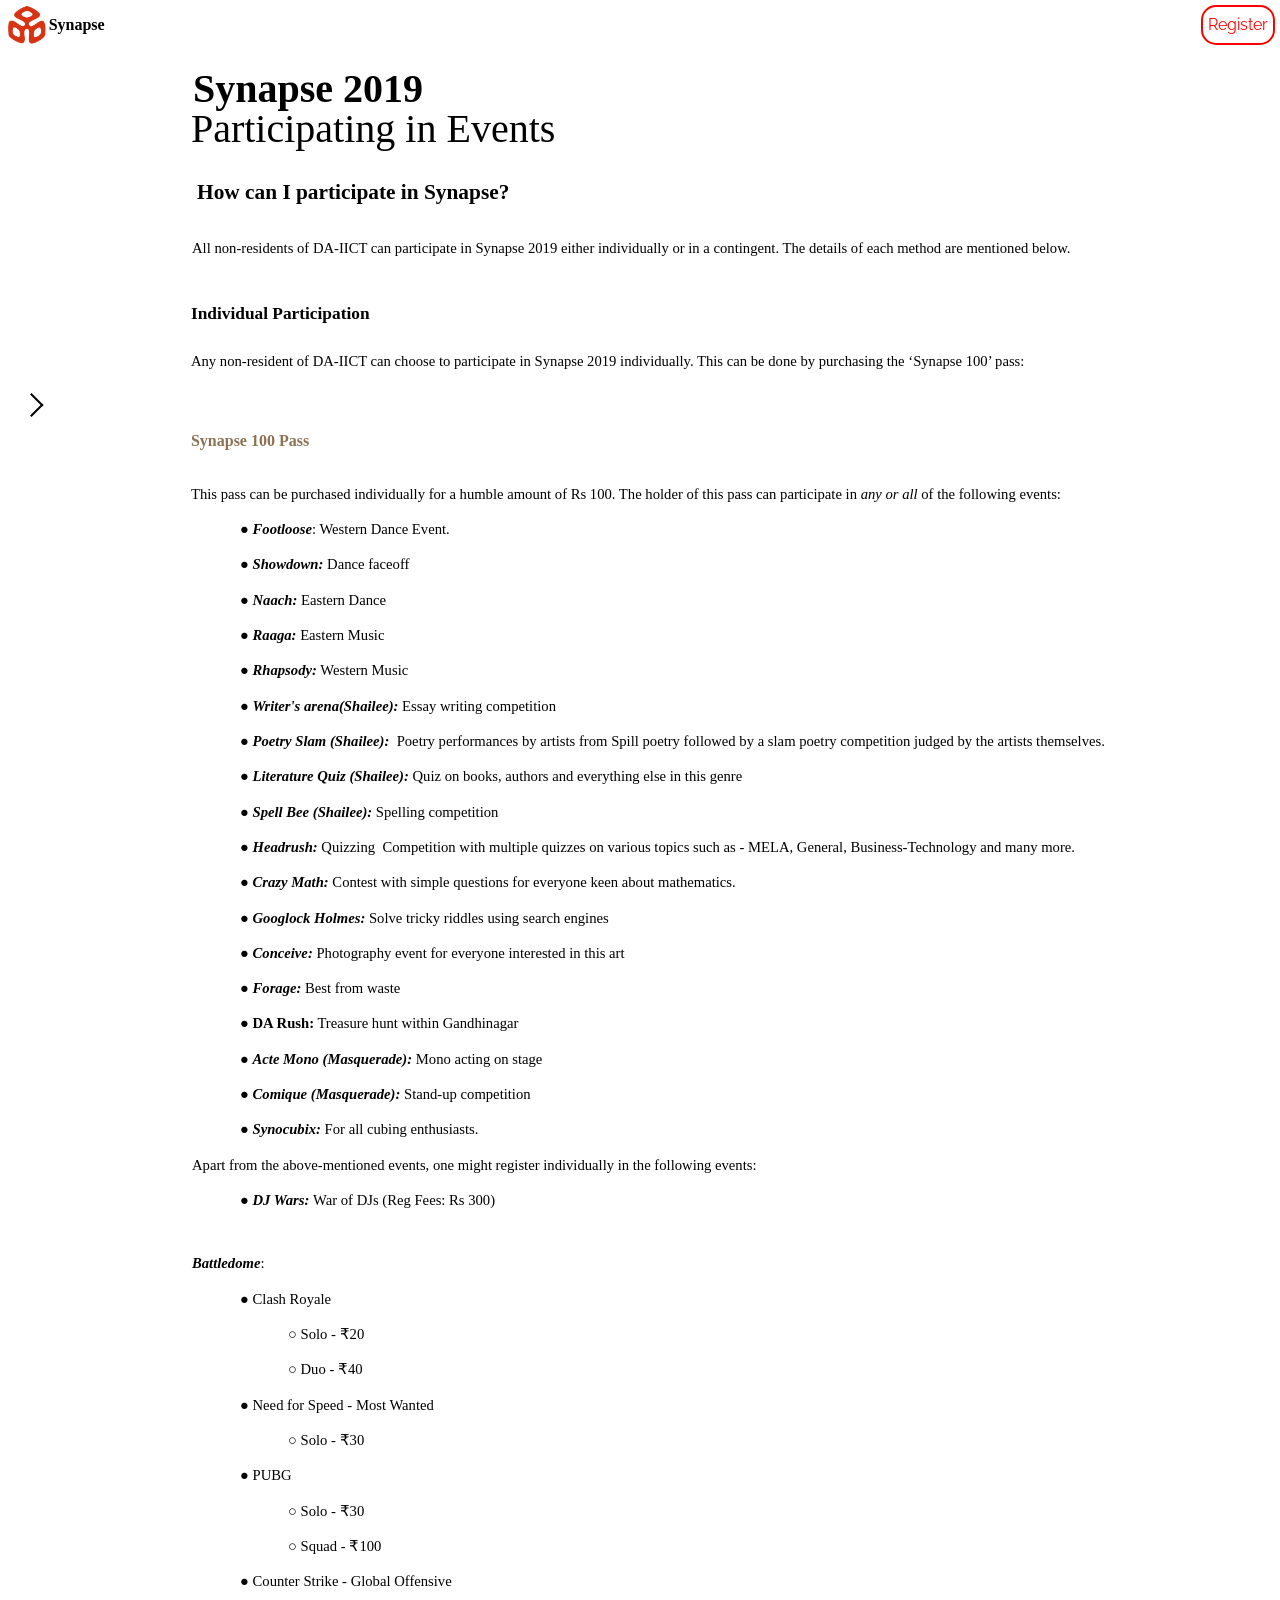
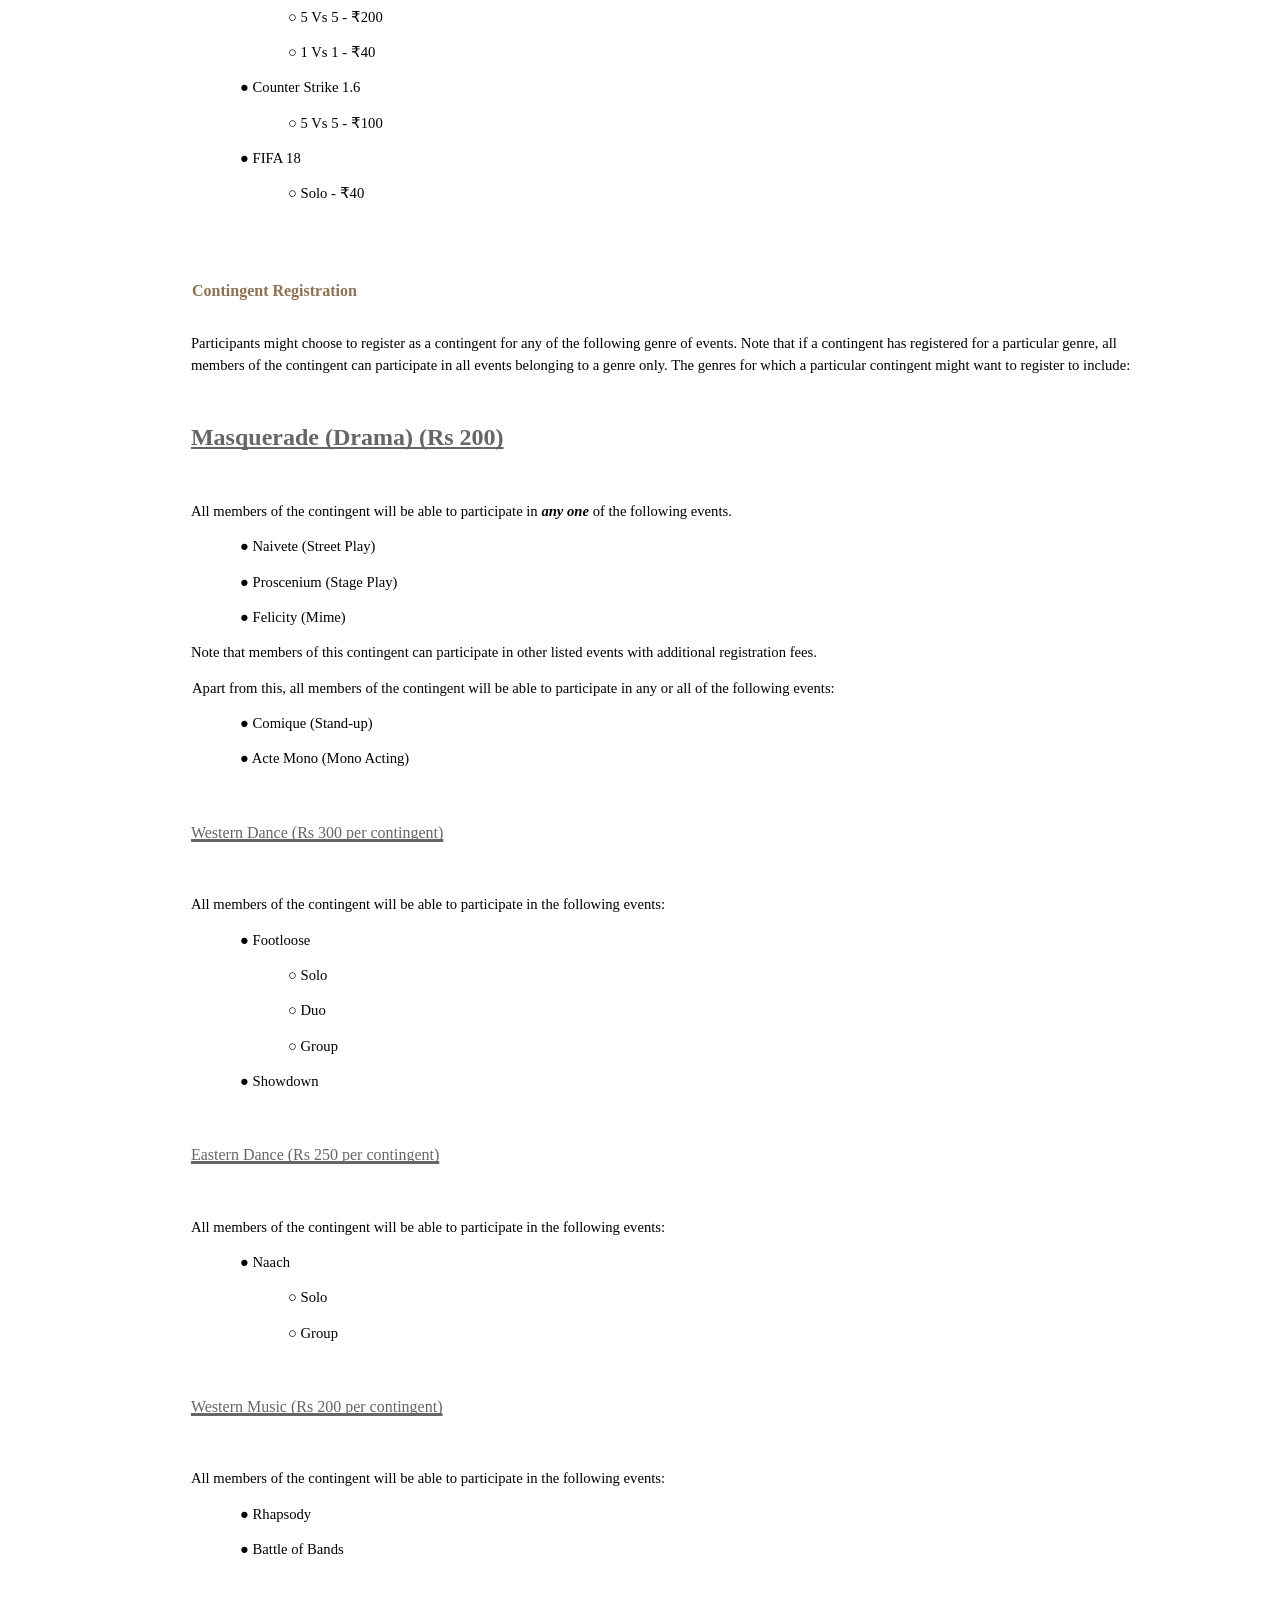
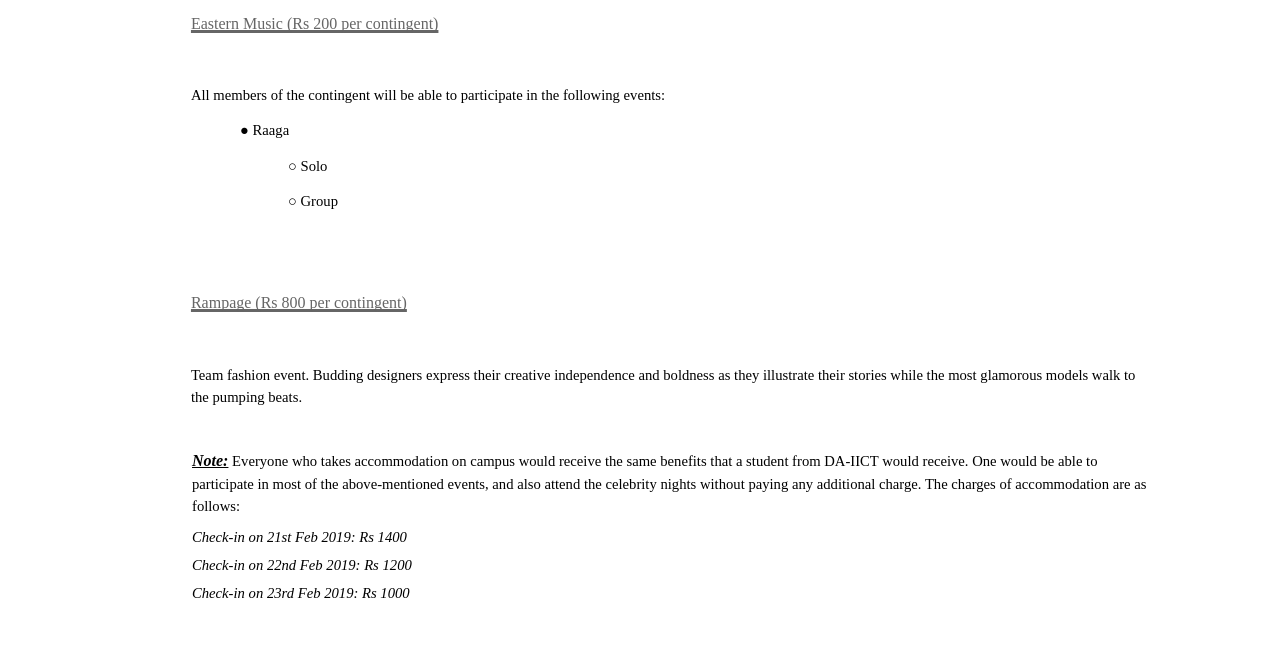
<file: register.html>
<!DOCTYPE html>
<html>
    <head>
         <title>Register | Synapse 19</title>
         
         <meta http-equiv="Content-Type" content="text/html; charset=UTF-8" />

         <meta name="description" content="Register for Amazing Events of Synapse" >
         <meta name="viewport" content="width=device-width, initial-scale=1.0">  
         <link rel="icon" href="logo.png" type="image/gif" sizes="16x16">
         <link href='https://fonts.googleapis.com/css?family=Exo:400,900' rel='stylesheet' type='text/css'>
         <link href="https://fonts.googleapis.com/css?family=Raleway:400,500" rel="stylesheet">
         <link rel="stylesheet" type="text/css" href="loader.css"/>
         <link rel="stylesheet" href="stylesheets/register.css">
         <link rel="stylesheet" href="register.css">
         <link rel="stylesheet" href="navigation.css">

          <style>
            .toggle::before {
              border-top: 2px solid #000;
              border-right: 2px solid #000;
            }

            .blur {
              filter: blur(6px);
            }
          </style>
    </head>

    <body>
        <div id="sidebar" class="sidebar">
            <div class="toggle" onclick="toggle_div()"></div>
            <ul>
                <li><a href="/">Home</a></li>
                <li><a href="/register.html">Registration</a></li>
                <li><a href="/events.html">Events</a></li>
                <li><a href="/sponsor.html">Sponsors</a></li>
                <li><a href="/gallery.html">Gallery</a></li>
                <li><a data-fancybox data-width="640" data-height="360" href="https://player.vimeo.com/video/310331827" target="_blank">Aftermovie'18</a></li>
                <li><a href="/brochure.pdf" target="_blank">Brochure</a></li>
                <li><a href="/contact.html">Synapse Team</a></li>
            </ul>
        </div>
         <div class="preloader">
               <div class="loader"></div>
            </div>
            <div class="navbar">
              <div class="navbar-wrapper">
                  <a class="navbar-to-home" href="/">
                     <img class="navbar-logo" src="logo.png" alt="logo">
                     <h3 class="navbar-logo-label">Synapse</h3>
                     <div class="navbar-right">
                  </a>
                  <a class="navbar-register-button" href="https://www.thecollegefever.com/events/synapse-NNYJIyPoDf" target="_blank">Register</a>
                </div>
              </div>
            </div>
            <div class="navbar-place-cover"> </div>
            <div class="bodyoverlay">

      <div class="registration-body-content">
         <p class="c18 c12 c24 subtitle" id="h.leajue2ys1lr"><span class="c6"></span></p>
      </div>
      <p class="c11 c12"><span class="c17"></span></p>
      <p class="c15 title" id="h.mbjsiz6n6jlo"><span class="c27">Synapse 2019</span></p>
      <p class="c11 subtitle" id="h.vb8p0lepu9vn"><span class="c32">Participating in Events</span></p>
      <!-- <p class="c2"><span style="overflow: hidden; display: inline-block; margin: 0.00px 0.00px; border: 0.00px solid #000000; transform: rotate(0.00rad) translateZ(0px); -webkit-transform: rotate(0.00rad) translateZ(0px); width: 624.00px; height: 4.00px;">
        <img class="downline" alt="" src="images/image1.png" >
      </span></p> -->
      <div class="poster">

      <!-- <h1 class="c21" id="h.ukpoj7oof6hc"> -->
        <!-- <span style="overflow: hidden; display: inline-block; margin: 0.00px 0.00px; border: 0.00px solid #000000; transform: rotate(0.00rad) translateZ(0px); -webkit-transform: rotate(0.00rad) translateZ(0px); width: 624.00px; height: 350.67px;">
        <img class="poster" alt="" src="images/image3.jpg" >
      </span></h1> -->
    </div>

      <h1 class="c16 c29" id="h.arolcxe0i15c"><span>How can I participate in Synapse?</span></h1>
      <p class="c16 c18 c23"><span>All non-residents of DA-IICT can participate in Synapse 2019 either individually or in a contingent. The details of each method are mentioned below. </span></p>
      <h2 class="c18 c22" id="h.la5jp5tnimjw"><span>Individual Participation</span></h2>
      <p class="c16 c18"><span class="c1">Any non-resident of DA-IICT can choose to participate in Synapse 2019 individually. This can be done by purchasing the &lsquo;Synapse 100&rsquo; pass:</span></p>
      <p class="c16 c18 c12"><span class="c1"></span></p>
      <h3 class="c16 c18" id="h.m8iimuc11ozk"><span>Synapse 100 Pass</span></h3>
      <p class="c16 c18"><span>This pass can be purchased individually for a humble amount of Rs 100. The holder of this pass can participate in </span><span class="c28">any or all</span><span class="c1">&nbsp;of the following events:</span></p>
      <ul class="c0 lst-kix_249kg63wbkv2-0 start">
         <li class="c4"><span class="c9">Footloose</span><span class="c1">: Western Dance Event. </span></li>
         <li class="c4"><span class="c9">Showdown: </span><span class="c1">Dance faceoff</span></li>
         <li class="c4"><span class="c9">Naach: </span><span class="c1">Eastern Dance</span></li>
         <li class="c4"><span class="c9">Raaga:</span><span class="c1">&nbsp;Eastern Music</span></li>
         <li class="c4"><span class="c9">Rhapsody:</span><span class="c1">&nbsp;Western Music</span></li>
         <li class="c4"><span class="c9">Writer&#39;s arena(Shailee):</span><span class="c1">&nbsp;Essay writing competition</span></li>
         <li class="c4"><span class="c9">Poetry Slam (Shailee):</span><span class="c1">&nbsp; Poetry performances by artists from Spill poetry followed by a slam poetry competition judged by the artists themselves.</span></li>
         <li class="c4"><span class="c9">Literature Quiz (Shailee):</span><span class="c1">&nbsp;Quiz on books, authors and everything else in this genre</span></li>
         <li class="c4"><span class="c9">Spell Bee (Shailee):</span><span class="c1">&nbsp;Spelling competition</span></li>
         <li class="c4"><span class="c9">Headrush:</span><span class="c1">&nbsp;Quizzing &nbsp;Competition with multiple quizzes on various topics such as - MELA, General, Business-Technology and many more.</span></li>
         <li class="c4"><span class="c9">Crazy Math:</span><span class="c1">&nbsp;Contest with simple questions for everyone keen about mathematics. </span></li>
         <li class="c4"><span class="c9">Googlock Holmes:</span><span class="c1">&nbsp;Solve tricky riddles using search engines</span></li>
         <li class="c4"><span class="c9">Conceive:</span><span class="c1">&nbsp;Photography event for everyone interested in this art</span></li>
         <li class="c4"><span class="c9">Forage:</span><span class="c1">&nbsp;Best from waste</span></li>
         <li class="c4"><span class="c27">DA Rush:</span><span class="c1">&nbsp;Treasure hunt within Gandhinagar</span></li>
         <li class="c4"><span class="c9">Acte Mono (Masquerade):</span><span class="c1">&nbsp;Mono acting on stage</span></li>
         <li class="c4"><span class="c9">Comique (Masquerade):</span><span class="c1">&nbsp;Stand-up competition</span></li>
         <li class="c4"><span class="c9">Synocubix:</span><span class="c1">&nbsp;For all cubing enthusiasts.</span></li>
      </ul>
      <p class="c16"><span class="c1">Apart from the above-mentioned events, one might register individually in the following events:</span></p>
      <ul class="c0 lst-kix_3odm3jbivbzb-0 start">
         <li class="c4"><span class="c9">DJ Wars: </span><span class="c1">War of DJs (Reg Fees: Rs 300)</span></li>
      </ul>
      <p class="c16 c12 c33"><span class="c9 c10"></span></p>
      <p class="c16"><span class="c9">Battledome</span><span class="c1">: </span></p>
      <ul class="c0 lst-kix_3odm3jbivbzb-0">
         <li class="c4"><span class="c1">Clash Royale</span></li>
      </ul>
      <ul class="c0 lst-kix_3odm3jbivbzb-1 start">
         <li class="c3"><span class="c1">Solo - &#8377;20</span></li>
         <li class="c3"><span class="c1">Duo - &#8377;40</span></li>
      </ul>
      <ul class="c0 lst-kix_3odm3jbivbzb-0">
         <li class="c4"><span class="c1">Need for Speed - Most Wanted</span></li>
      </ul>
      <ul class="c0 lst-kix_3odm3jbivbzb-1 start">
         <li class="c3"><span class="c1">Solo - &#8377;30</span></li>
      </ul>
      <ul class="c0 lst-kix_3odm3jbivbzb-0">
         <li class="c4"><span class="c1">PUBG</span></li>
      </ul>
      <ul class="c0 lst-kix_3odm3jbivbzb-1 start">
         <li class="c3"><span class="c1">Solo - &#8377;30</span></li>
         <li class="c3"><span class="c1">Squad - &#8377;100</span></li>
      </ul>
      <ul class="c0 lst-kix_3odm3jbivbzb-0">
         <li class="c4"><span class="c1">Counter Strike - Global Offensive</span></li>
      </ul>
      <ul class="c0 lst-kix_3odm3jbivbzb-1 start">
         <li class="c3"><span class="c1">5 Vs 5 - &#8377;200</span></li>
         <li class="c3"><span class="c1">1 Vs 1 - &#8377;40</span></li>
      </ul>
      <ul class="c0 lst-kix_3odm3jbivbzb-0">
         <li class="c4"><span class="c1">Counter Strike 1.6</span></li>
      </ul>
      <ul class="c0 lst-kix_3odm3jbivbzb-1 start">
         <li class="c3"><span class="c1">5 Vs 5 - &#8377;100</span></li>
      </ul>
      <ul class="c0 lst-kix_3odm3jbivbzb-0">
         <li class="c4"><span class="c1">FIFA 18</span></li>
      </ul>
      <ul class="c0 lst-kix_3odm3jbivbzb-1 start">
         <li class="c3"><span class="c1">Solo - &#8377;40</span></li>
      </ul>
      <h3 class="c16 c25" id="h.sf2z6h4i63n1"><span class="c7"></span></h3>
      <h3 class="c16" id="h.w1eyo4h2md8g"><span class="c7">Contingent Registration</span></h3>
      <p class="c16 c18"><span class="c1">Participants might choose to register as a contingent for any of the following genre of events. Note that if a contingent has registered for a particular genre, all members of the contingent can participate in all events belonging to a genre only. The genres for which a particular contingent might want to register to include:</span></p>
      <h4 class="c8" id="h.evai5z24yial"><span>Masquerade (Drama)</span><span>&nbsp;(Rs 20</span><span>0</span><span>)</span></h4>
      <p class="c16 c18"><span>All members of the contingent will be able to participate in </span><span class="c9">any one</span><span class="c1">&nbsp;of the following events. </span></p>
      <ul class="c0 lst-kix_awadagzbjaie-0 start">
         <li class="c4"><span class="c1">Naivete (Street Play)</span></li>
         <li class="c4"><span class="c1">Proscenium (Stage Play)</span></li>
         <li class="c4"><span class="c1">Felicity (Mime)</span></li>
      </ul>
      <p class="c16 c18"><span class="c1">Note that members of this contingent can participate in other listed events with additional registration fees. </span></p>
      <p class="c16"><span class="c1">Apart from this, all members of the contingent will be able to participate in any or all of the following events:</span></p>
      <ul class="c0 lst-kix_awadagzbjaie-0">
         <li class="c4"><span class="c1">Comique (Stand-up)</span></li>
         <li class="c4"><span class="c1">Acte Mono (Mono Acting)</span></li>
      </ul>
      <h4 class="c8" id="h.rovcubij313l"><span class="c5">Western Dance (Rs 300 per contingent)</span></h4>
      <p class="c16 c18"><span class="c1">All members of the contingent will be able to participate in the following events:</span></p>
      <ul class="c0 lst-kix_awadagzbjaie-0">
         <li class="c4"><span class="c1">Footloose</span></li>
      </ul>
      <ul class="c0 lst-kix_awadagzbjaie-1 start">
         <li class="c3"><span class="c1">Solo</span></li>
         <li class="c3"><span class="c1">Duo</span></li>
         <li class="c3"><span class="c1">Group</span></li>
      </ul>
      <ul class="c0 lst-kix_awadagzbjaie-0">
         <li class="c4"><span class="c1">Showdown</span></li>
      </ul>
      <h4 class="c8" id="h.bt8ay01qbv81"><span class="c5">Eastern Dance (Rs 250 per contingent)</span></h4>
      <p class="c16 c18"><span class="c1">All members of the contingent will be able to participate in the following events:</span></p>
      <ul class="c0 lst-kix_awadagzbjaie-0">
         <li class="c4"><span class="c1">Naach</span></li>
      </ul>
      <ul class="c0 lst-kix_awadagzbjaie-1 start">
         <li class="c3"><span class="c1">Solo</span></li>
         <li class="c3"><span class="c1">Group</span></li>
      </ul>
      <h4 class="c8" id="h.ozo1wh5b5v1q"><span class="c5">Western Music (Rs 200 per contingent)</span></h4>
      <p class="c16 c18"><span class="c1">All members of the contingent will be able to participate in the following events:</span></p>
      <ul class="c0 lst-kix_awadagzbjaie-0">
         <li class="c4"><span class="c1">Rhapsody</span></li>
         <li class="c4"><span class="c1">Battle of Bands</span></li>
      </ul>
      <h4 class="c8" id="h.di1ws4bep5y3"><span class="c5">Eastern Music (Rs 200 per contingent)</span></h4>
      <p class="c16 c18"><span class="c1">All members of the contingent will be able to participate in the following events:</span></p>
      <ul class="c0 lst-kix_awadagzbjaie-0">
         <li class="c4"><span class="c1">Raaga</span></li>
      </ul>
      <ul class="c0 lst-kix_awadagzbjaie-1 start">
         <li class="c3"><span class="c1">Solo</span></li>
         <li class="c3"><span class="c1">Group</span></li>
      </ul>
      <p class="c16 c12"><span class="c1"></span></p>
      <h4 class="c8" id="h.3xfifprr4y"><span class="c5">Rampage (Rs 800 per contingent)</span></h4>
      <p class="c16 c18"><span class="c1">Team fashion event. Budding designers express their creative independence and boldness as they illustrate their stories while the most glamorous models walk to the pumping beats.</span></p>
      <p class="c16 c12"><span class="c1"></span></p>
      <p class="c16"><span class="c9 c31">Note:</span><span class="c1">&nbsp;Everyone who takes accommodation on campus would receive the same benefits that a student from DA-IICT would receive. One would be able to participate in most of the above-mentioned events, and also attend the celebrity nights without paying any additional charge. The charges of accommodation are as follows:</span></p>
      <p class="c20"><span class="c10 c14">Check-in on 21st Feb 2019: Rs 1400</span></p>
      <p class="c20"><span class="c10 c14">Check-in on 22nd Feb 2019: Rs 1200</span></p>
      <p class="c20"><span class="c10 c14">Check-in on 23rd Feb 2019: Rs 1000</span></p>
      <p class="c20 c12"><span class="c10 c14"></span></p>
      <p class="c16 c18 c12"><span class="c1"></span></p>
    </div>

                <script src="https://cdnjs.cloudflare.com/ajax/libs/jquery/3.2.1/jquery.min.js"></script>
                <script src="/loader.js"></script>
                <script>
                  function toggle_div(){
                      var element = document.getElementById('sidebar');
                      element.classList.toggle('sidebar_active');

                      var mainElement = document.getElementsByClassName("bodyoverlay");
                      mainElement[0].classList.toggle("blur");

                  }
                </script>
    </body>
</html>
</file>
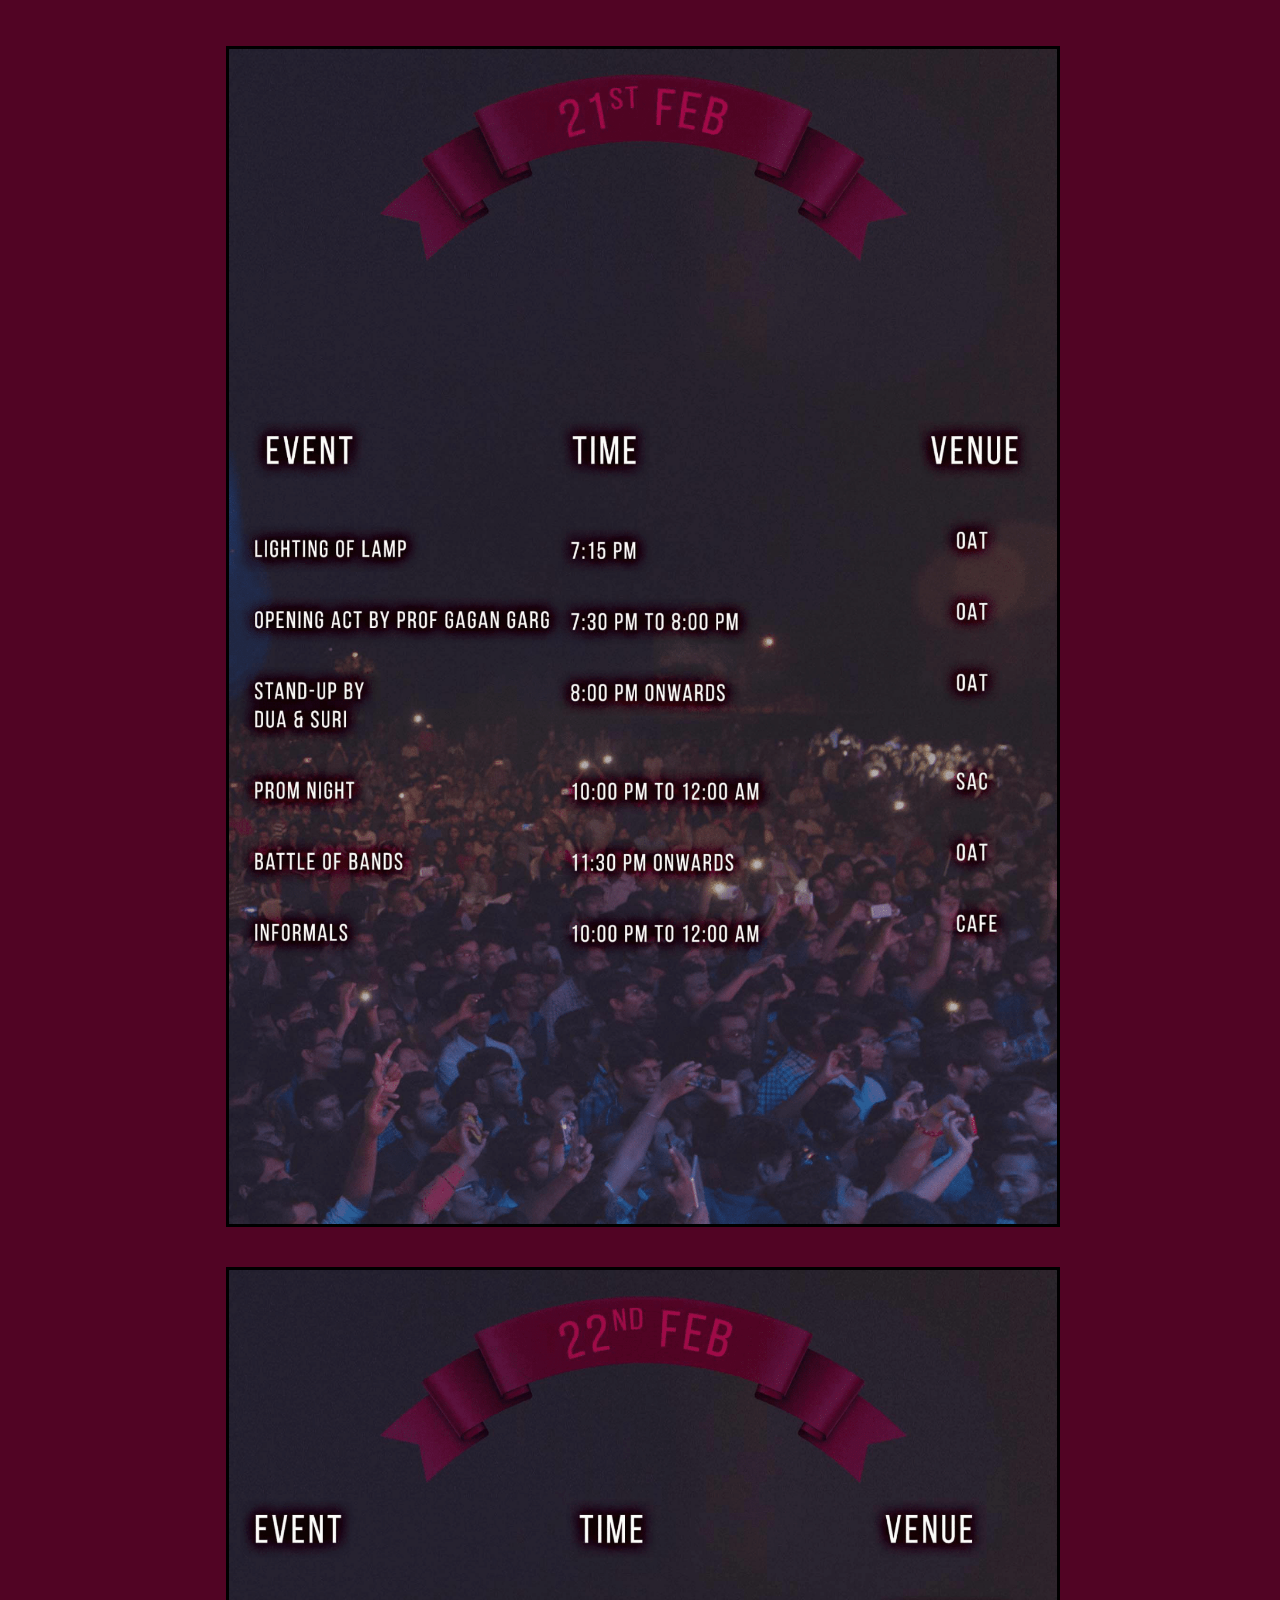
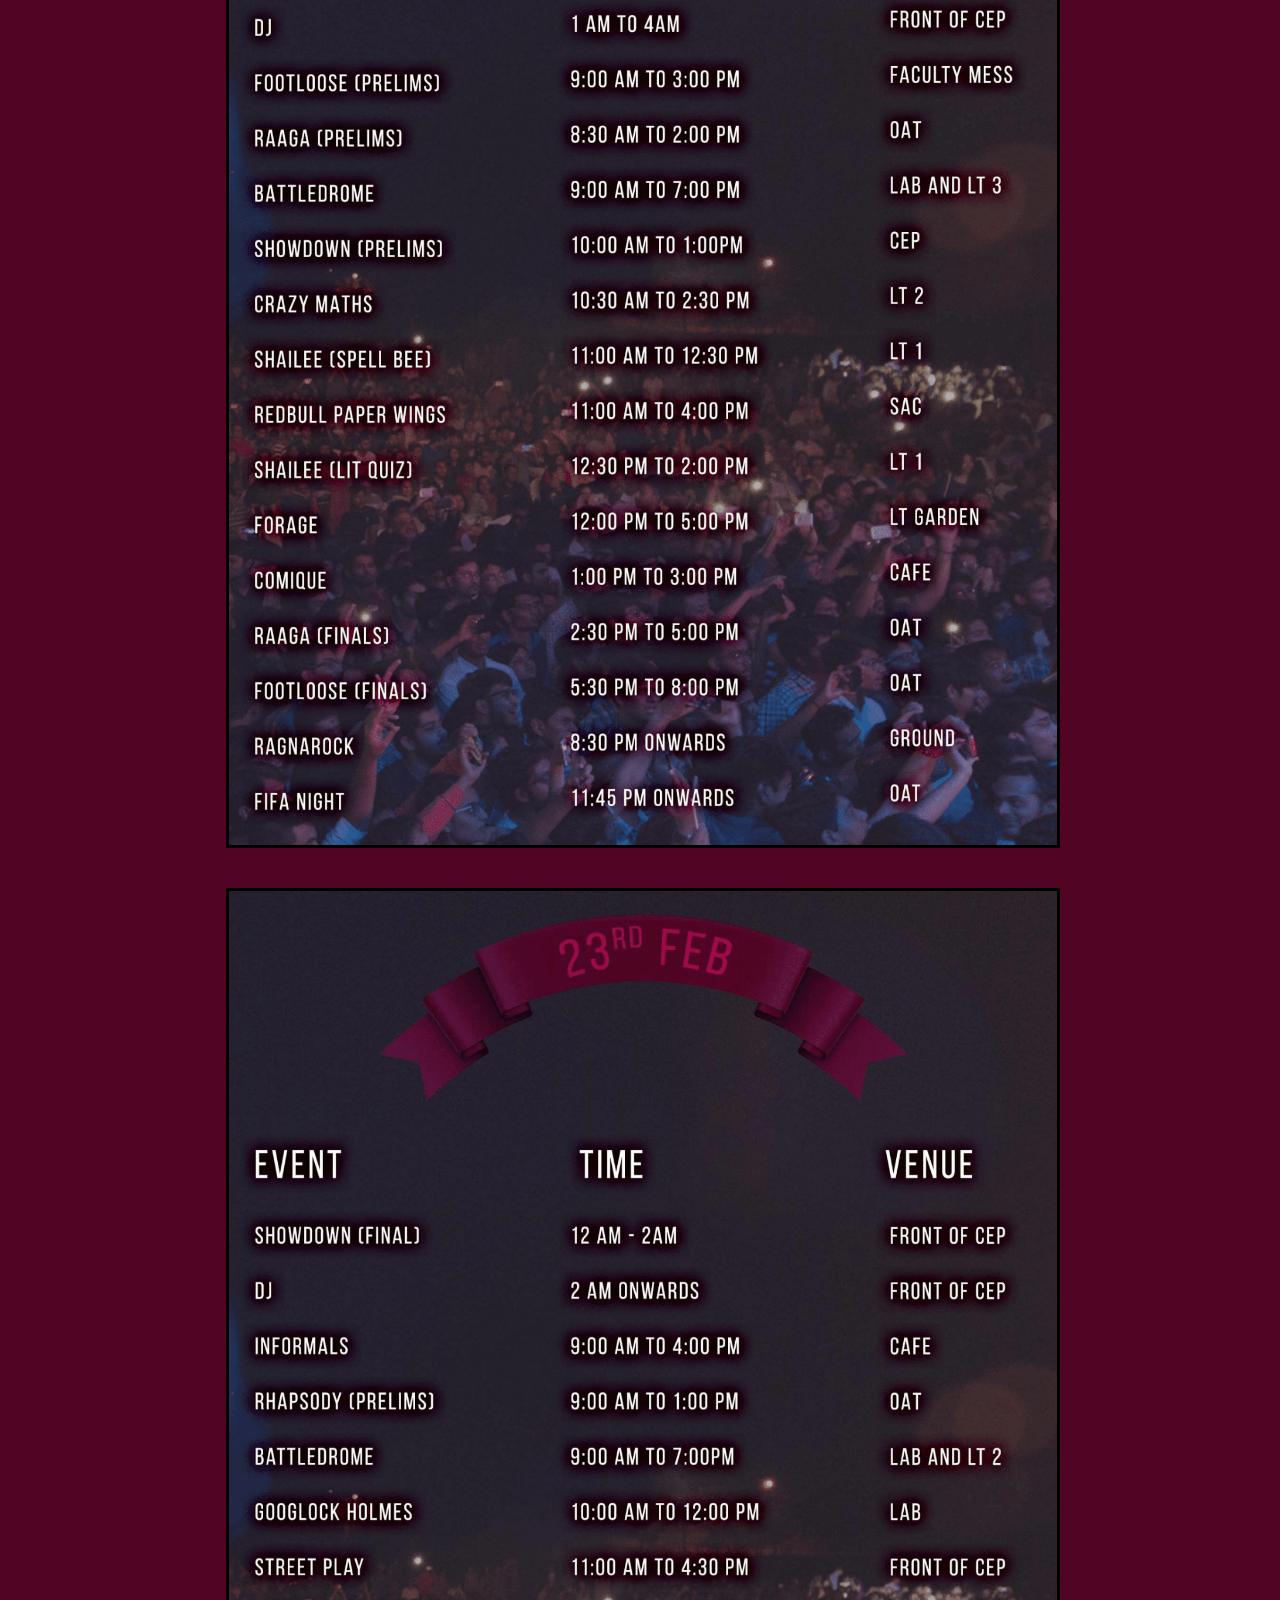
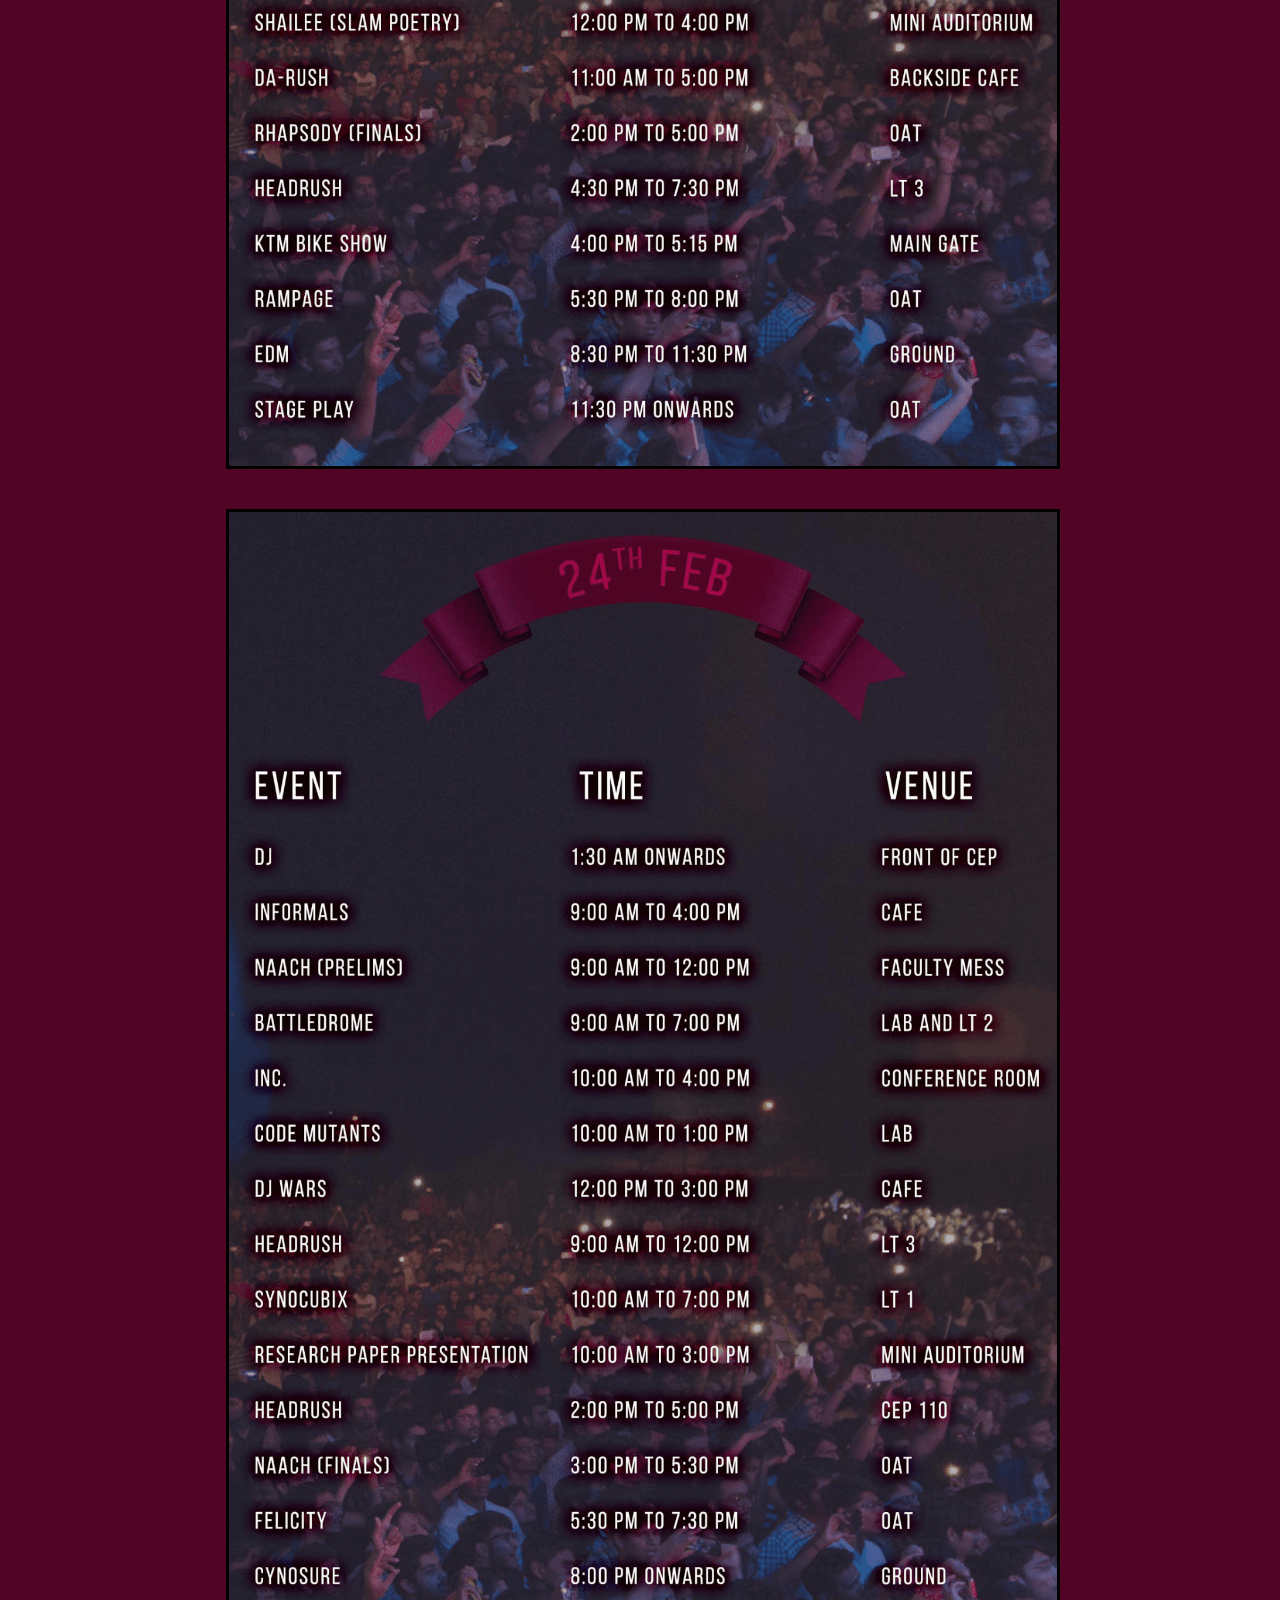
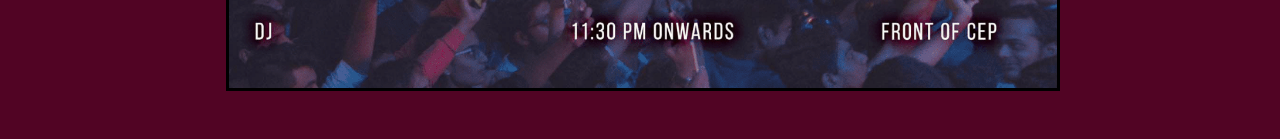
<file: schedule.html>
<!DOCTYPE html>
<html>
<head>
  <style>
    body
    {
    padding-left: 17%;
    padding-right: 17%;
    background-color: #510424;
    padding-top:3%;

    }
    .c2{
      border-style: solid;
      border-color: black;
    }
    @media only screen and (max-width:800px) {
      body{
        padding-left: 0%;
        padding-right: 0%;
        padding-top: 1%;
      }

    }

  </style>
</head>


<body>

  <div class="c3">
    <img class="c2" alt="" src="schedule/images/image1.png" style="width: 100%; height: 100%;">

  </div>
  <br>
  <br>
  <div class="c3">
    <img class="c2" alt="" src="schedule/images/image2.png" style="width: 100%; height: 100%;">

  </div>
  <br>
  <br>
  <div class="c3">
    <img class="c2" alt="" src="schedule/images/image3.png" style="width: 100%; height:100%;">

  </div>
  <br>
  <br>
  <div class="c3">
    <img class="c2" alt="" src="schedule/images/image4.png" style="width: 100%; height: 100%">
  </div>
  <br>
  <br>
</body>
</html>
</file>
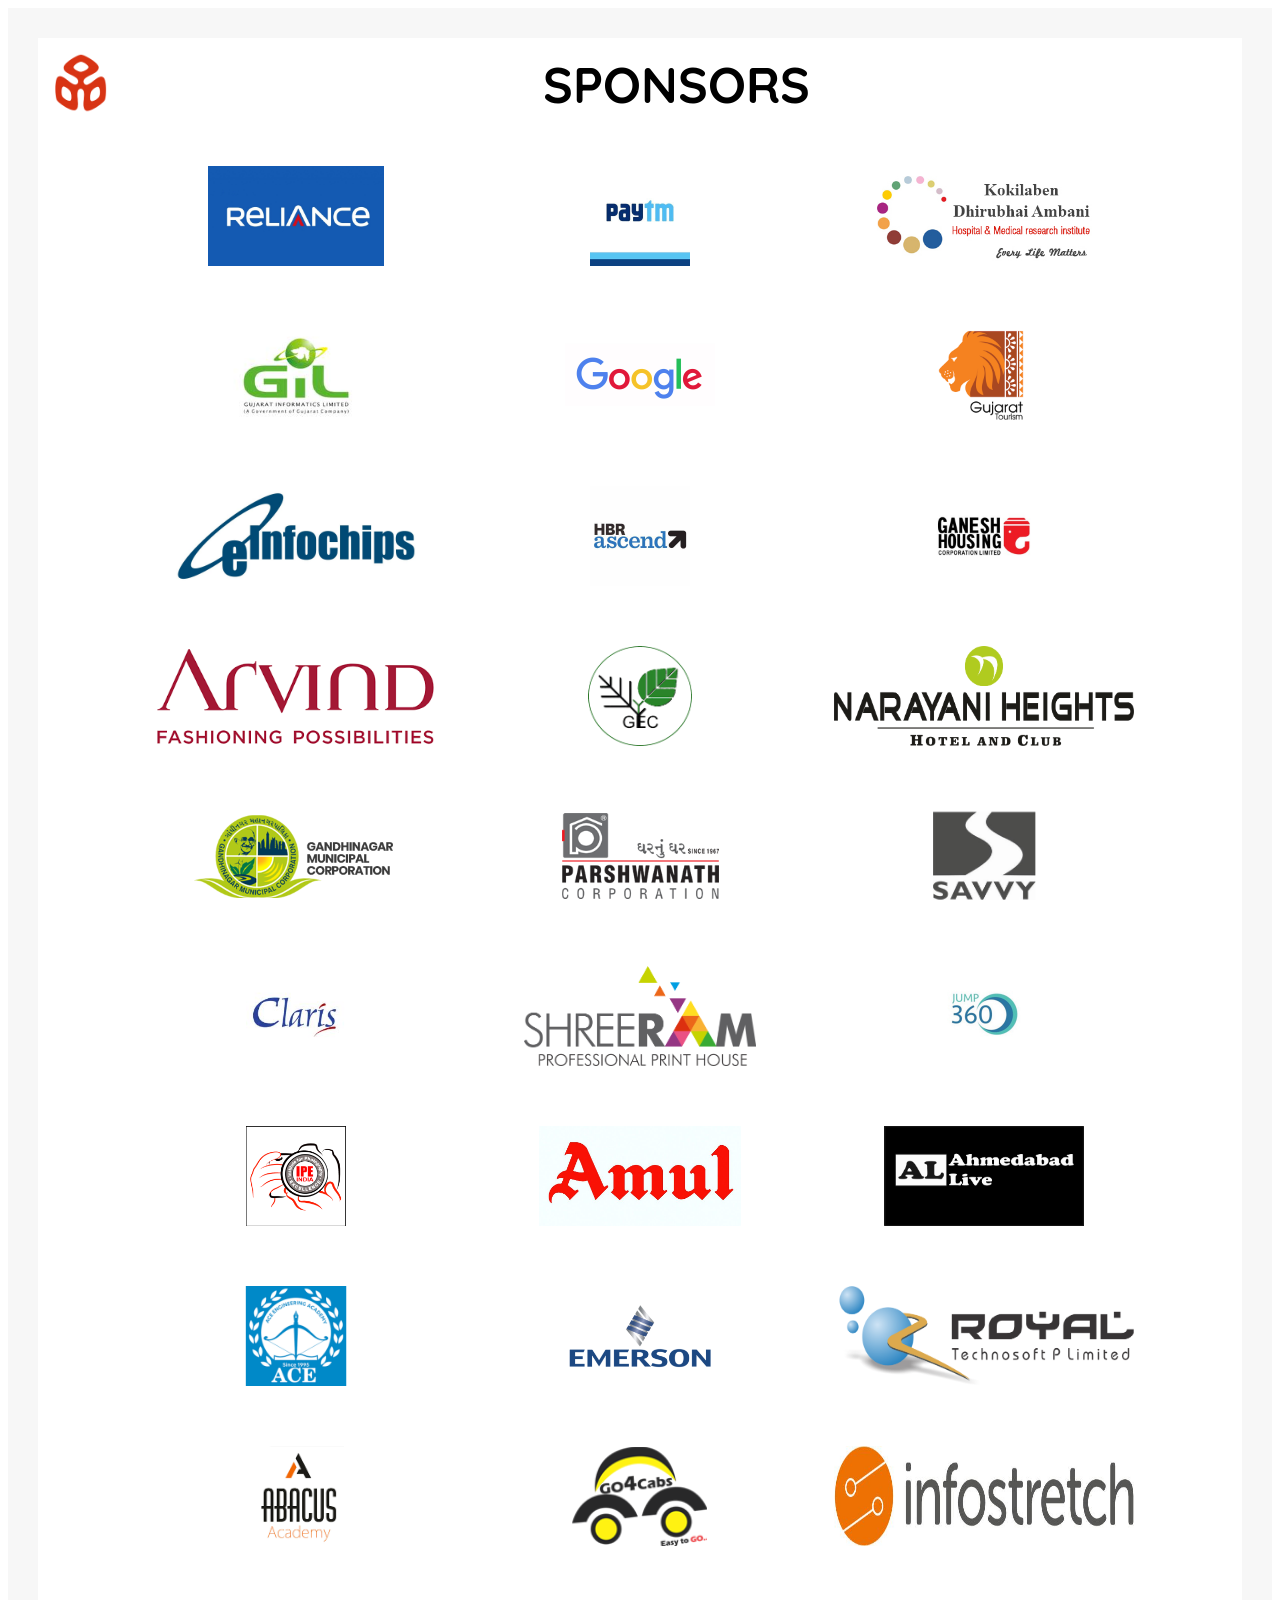
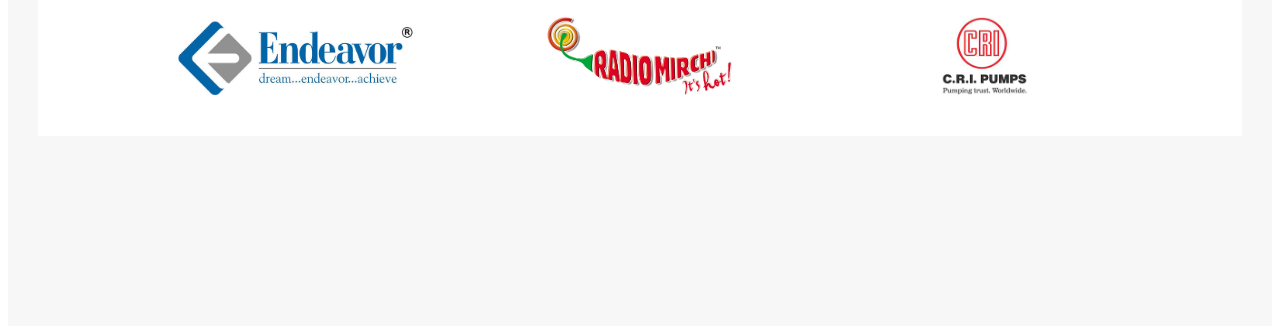
<file: sponsor.html>
<html>
    <head>
        <title>Synapse'19 | Sponsors</title>

        <meta name="description" content="List of firms supporting Synapse 19" >
        <meta name="viewport" content="width=device-width, initial-scale=1.0">
        <link rel="icon" href="logo.png" type="image/gif" sizes="16x16">
        <link href="https://fonts.googleapis.com/css?family=Quicksand:400,700" rel="stylesheet"> 
        <link rel="stylesheet" type="text/css" href="loader.css"/>
        <link rel="stylesheet" href="/sponsor.css">
    </head>
    <body>
        
            <div class="preloader">
                    <div class="loader"></div>
                </div>

        <div class="container">
            <section id="sponsor">
                
                <div class="sponsor_divs">
                        <div class="head">
                            
                            <div><a href="/" class="top-front-logo grid-item"><img src="/logo.png"></a></div>
                            <div class="sponsor__title grid-item">Sponsors</div>
                        </div>
                    <ul class="sponsor__grid">
                        <li><img src="/assets/sponsors/reliance.jpg"></li>
                        <li><img src="/assets/sponsors/paytm.jpg"></li>
                        <li><img src="/assets/sponsors/kokilaben-dhirubhai-ambani-hospital.jpg"></li>
                        <li><img src="/assets/sponsors/gil.jpg"></li>
                        <li><img src="/assets/sponsors/google.jpg"></li>
                        <li><img src="/assets/sponsors/gujarat-tourism.png"></li>
                        <li><img src="/assets/sponsors/infochips.jpeg"></li>
                        <li><img src="/assets/sponsors/hbr_ascend.jpeg"></li>
                        <li><img src="/assets/sponsors/ganesh-housing.jpg"></li>
                        <li><img src="/assets/sponsors/arvind-fashion-possibilities.jpg"></li>
                        <li><img src="/assets/sponsors/gec.jpg"></li>
                        <li><img src="/assets/sponsors/narayani-heights.jpg"></li>
                        <li><img src="/assets/sponsors/gmc.png"></li>
                        <li><img src="/assets/sponsors/parshwanath.png"></li>
                        <li><img src="/assets/sponsors/savvy.gif"></li>
                        <li><img src="/assets/sponsors/claris.png"></li>
                        <li><img src="/assets/sponsors/shreeram.png"></li>
                        <li><img src="/assets/sponsors/jump360.jpg"></li>
                        <li><img src="/assets/sponsors/ipe.png"></li>
                        <li><img src="/assets/sponsors/amul.jpg"></li>
                        <li><img src="/assets/sponsors/al.png"></li>
                        <li><img src="/assets/sponsors/ace_academy.png"></li>
                        <li><img src="/assets/sponsors/emerson.png"></li>
                        <li><img src="/assets/sponsors/royal_technosoft.png"></li>
                        <li><img src="/assets/sponsors/abacus_academy.png"></li>
                        <li><img src="/assets/sponsors/go4cabs.png"></li>
                        <li><img src="/assets/sponsors/infostretch.jpeg"></li>
                        <li><img src="/assets/sponsors/endeavor.jpg"></li>
                        <li><img src="/assets/sponsors/radiomirchi.png"></li>
                        <li><img src="/assets/sponsors/cripump.png"></li>
                    </ul>
                </div>
            </section>
        </div>
        <script src="https://cdnjs.cloudflare.com/ajax/libs/jquery/3.2.1/jquery.min.js"></script>
        <script src="/loader.js"></script>
    </body>
</html>
</file>
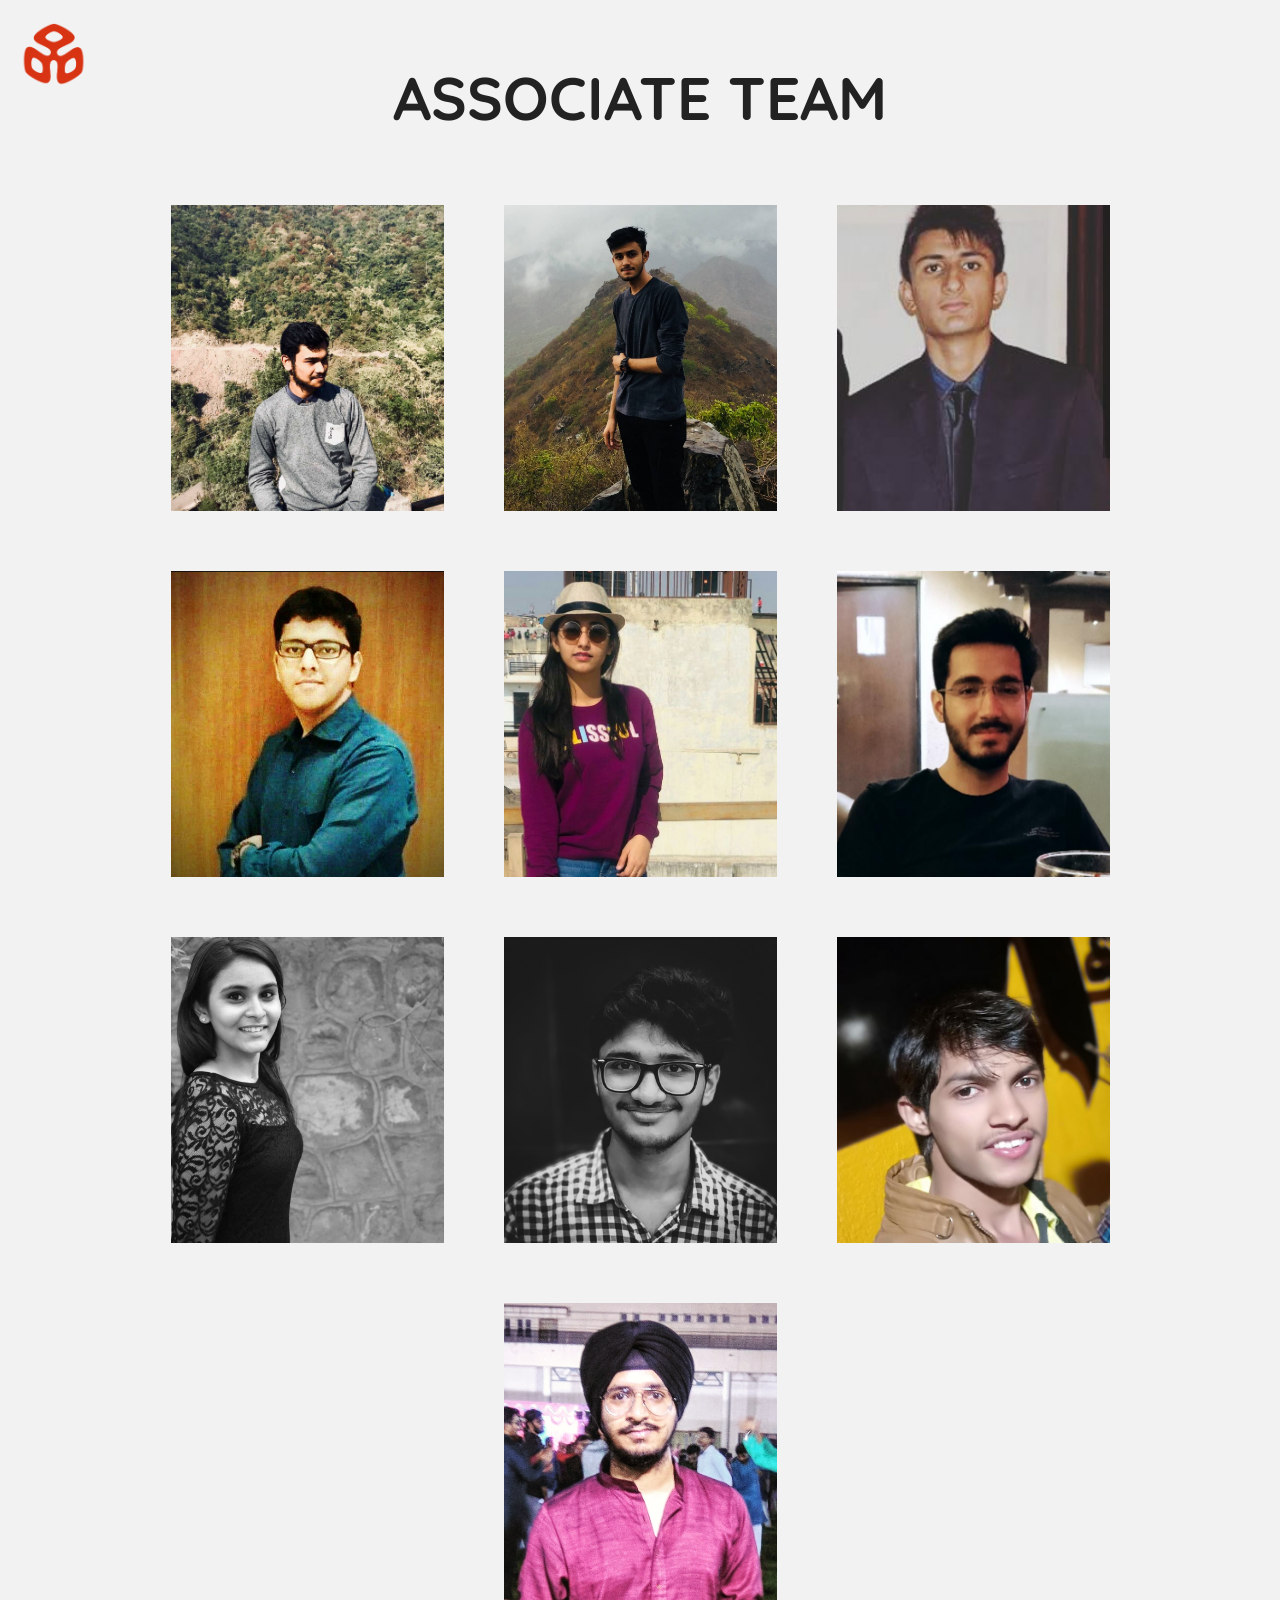
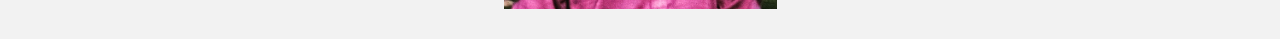
<file: team.html>
<html>
    <head>
        <meta charset="UTF-8">
        <meta name="description" content="Synapse committee members, help and support" >
        <meta name="viewport" content="width=device-width, initial-scale=1.0">
        <title>Synapse'19 | Contact Us</title>

        <link rel="icon" href="logo.png" type="image/gif" sizes="16x16">

        <link href="https://fonts.googleapis.com/css?family=Quicksand:400,700" rel="stylesheet">
        <link rel="stylesheet" type="text/css" href="loader.css"/>
        <link rel="stylesheet" href="stylesheets/contact.css">
    </head>
    <body>

        <div class="preloader">
            <div class="loader"></div>
        </div>

		<a class="top-front-logo" href="/"><img src="logo.png"></a>

        <div class="background">

        <div class="contact-us-title">
            <h1> Associate Team </h1>
        </div>
        <div class="contact-us-details">
            <div class="synapse-member-section">
                <div class="synapse-member" style='background-image: url("assets/ravi.jpg");'>
                    <div class="synapse-member-details">
                        <h3 class="synapse-member-name">Ravi Patel</h3>
                        <h3 class="synapse-member-status">Graphic Designer</h3>
                    </div>
                </div>
                <div class="synapse-member" style='background-image: url("assets/faizan.jpg");'>
                    <div class="synapse-member-details">
                        <h3 class="synapse-member-name">Faizan Madakiya</h3>
                        <h3 class="synapse-member-status">Graphic Designer</h3>
                    </div>
                </div>
                <div class="synapse-member"style='background-image: url("assets/kshitiz.png");'>
                    <div class="synapse-member-details">
                        <h3 class="synapse-member-name">Kshitiz Sareen</h3>
                        <h3 class="synapse-member-status">Sponsorship</h3>
                    </div>
                </div>
                <div class="synapse-member" style='background-image: url("assets/prithvish.jpg");'>
                    <div class="synapse-member-details">
                        <h3 class="synapse-member-name">Prithvish Doshi</h3>
                        <h3 class="synapse-member-status">Events</h3>
                    </div>
                </div>
                <div class="synapse-member" style='background-image: url("assets/megha.jpg");'>
                    <div class="synapse-member-details">
                        <h3 class="synapse-member-name">Megha Kakkad</h3>
                        <h3 class="synapse-member-status">Innovation</h3>
                    </div>
                </div>

                <!-- <div class="synapse-member" style='background-image: url("assets/ayushR.jpg");'>
                    <div class="synapse-member-details">
                        <h3 class="synapse-member-name">Ayush Raval</h3>
                        <h3 class="synapse-member-status">Innovation</h3>
                    </div>
                </div> -->
                <div class="synapse-member" style='background-image: url("assets/devesh.jpg");'>
                    <div class="synapse-member-details">
                        <h3 class="synapse-member-name">Devesh Ahuja</h3>
                        <h3 class="synapse-member-status">Campus Design</h3>
                    </div>
                </div>
                <div class="synapse-member" style='background-image: url("assets/shivangi.jpg");'>
                    <div class="synapse-member-details">
                        <h3 class="synapse-member-name">Shivangi Vagadia</h3>
                        <h3 class="synapse-member-status">Campus Design</h3>
                    </div>
                </div>
                <div class="synapse-member" style='background-image: url("assets/milek.jpg");'>
                    <div class="synapse-member-details">
                        <h3 class="synapse-member-name">Milek Agrawal</h3>
                        <h3 class="synapse-member-status">Web Developer</h3>
                    </div>
                </div>
                <div class="synapse-member" style='background-image: url("assets/sanket.jpeg");'>
                    <div class="synapse-member-details">
                        <h3 class="synapse-member-name">Sanket Chaudhari</h3>
                        <h3 class="synapse-member-status">Web Developer</h3>
                    </div>
                </div>
                <div class="synapse-member" style='background-image: url("assets/satbir.jpeg");'>
                    <div class="synapse-member-details">
                        <h3 class="synapse-member-name">Satbir Singh Ghai</h3>
                        <h3 class="synapse-member-status">Web Developer</h3>
                    </div>
                </div>

            </div>
        </div>
    </div>
    <script src="https://cdnjs.cloudflare.com/ajax/libs/jquery/3.2.1/jquery.min.js"></script>
        <script src="/loader.js"></script>
    </body>
</html>
</file>
<file: test contents/slideshow/index.css>
.pagination {
    position: absolute !important;
    width: 100%;
    text-align: center;
    right: 0;
    padding: 0 !important;
    bottom: 30px;
    z-index: 999;
  }
  .pagination__item {
    cursor: pointer;
    display: inline-block;
    white-space: nowrap;
    font-size: 0;
    width: 10px;
    height: 10px;
    border: 1px solid #fff;
    margin: 0 5px;
    transition: .2s ease-in-out;
  }
  .pagination__item.is-current, .pagination__item:hover {
    background-color: #fff;
  }
  
  .container {
    position: relative;
    margin: 0 auto;
  }
  @media (max-width: 699px) {
    .container {
      padding-right: 40px;
      padding-left: 40px;
    }
  }
  @media (min-width: 700px) and (max-width: 1599px) {
    .container {
      padding-right: 7.5rem;
      padding-left: 7.5rem;
      max-width: 140rem;
    }
  }
  @media (min-width: 1600px) {
    .container {
      padding-right: 9.5625rem;
      padding-left: 9.5625rem;
      max-width: 144.125rem;
    }
  }
  
  .background-absolute {
    position: absolute;
    top: 0;
    right: 0;
    bottom: 0;
    left: 0;
    background-position: center;
    background-size: cover;
  }
  
  .slideshow {
    position: relative;
    color: #ffffff;
    background-color: #1e1e22;
    overflow: hidden;
    height: 100vh;
    min-height: 400px;
  }
  .slideshow__slide {
    visibility: hidden;
    transition: visibility 0s 1.7s;
  }
  .slideshow__slide.is-current {
    visibility: visible;
    transition-delay: 0s;
  }
  @media (max-width: 699px) {
    .slideshow .slideshow__slide {
      position: absolute;
      top: 0;
      right: 0;
      bottom: 0;
      left: 0;
    }
  }
  @media (min-width: 700px) {
    .slideshow .slideshow__slide {
      position: absolute;
      top: 0;
      right: 0;
      bottom: 0;
      left: 0;
    }
  }
  
  .slideshow__slide-background-load-wrap {
    transition: -webkit-transform 0.9s cubic-bezier(0.4, 0, 0.2, 1);
    transition: transform 0.9s cubic-bezier(0.4, 0, 0.2, 1);
    transition: transform 0.9s cubic-bezier(0.4, 0, 0.2, 1), -webkit-transform 0.9s cubic-bezier(0.4, 0, 0.2, 1);
    -webkit-transform: translate3d(0, 100%, 0);
            transform: translate3d(0, 100%, 0);
    overflow: hidden;
  }
  
  .is-loaded .slideshow__slide-background-load-wrap {
    -webkit-transform: translate3d(0, 0, 0);
            transform: translate3d(0, 0, 0);
    transition-delay: 0s;
  }
  
  .slideshow__slide.is-prev .slideshow__slide-background-parallax,
  .slideshow__slide.is-next .slideshow__slide-background-parallax {
    -webkit-transform: none !important;
            transform: none !important;
  }
  
  .slideshow__slide.is-prev-section .slideshow__slide-background-parallax,
  .slideshow__slide.is-next-section .slideshow__slide-background-parallax {
    -webkit-transform: none !important;
            transform: none !important;
  }
  
  .slideshow__slide-background-load {
    transition: -webkit-transform 0.9s cubic-bezier(0.4, 0, 0.2, 1);
    transition: transform 0.9s cubic-bezier(0.4, 0, 0.2, 1);
    transition: transform 0.9s cubic-bezier(0.4, 0, 0.2, 1), -webkit-transform 0.9s cubic-bezier(0.4, 0, 0.2, 1);
    -webkit-transform: translate3d(0, -50%, 0);
            transform: translate3d(0, -50%, 0);
  }
  
  .is-loaded .slideshow__slide-background-load {
    -webkit-transform: translate3d(0, 0, 0);
            transform: translate3d(0, 0, 0);
  }
  
  .slideshow__slide-background-wrap {
    transition: -webkit-transform 1.2s cubic-bezier(0.4, 0, 0.2, 1) 0.5s;
    transition: transform 1.2s cubic-bezier(0.4, 0, 0.2, 1) 0.5s;
    transition: transform 1.2s cubic-bezier(0.4, 0, 0.2, 1) 0.5s, -webkit-transform 1.2s cubic-bezier(0.4, 0, 0.2, 1) 0.5s;
    -webkit-transform: translate3d(0, 0, 0);
    transform: translate3d(0, 0, 0);
  }
  
  .slideshow__slide.is-prev .slideshow__slide-background-wrap {
    -webkit-transform: translate3d(0, -100%, 0);
    transform: translate3d(0, -100%, 0);
  }
  
  .slideshow__slide.is-next .slideshow__slide-background-wrap {
    -webkit-transform: translate3d(0, 100%, 0);
    transform: translate3d(0, 100%, 0);
  }
  
  .slideshow__slide.is-prev-section .slideshow__slide-background-wrap {
    -webkit-transform: translate3d(0, -100%, 0);
    transform: translate3d(0, -100%, 0);
    transition: none;
  }
  
  .slideshow__slide.is-next-section .slideshow__slide-background-wrap {
    -webkit-transform: translate3d(0, 100%, 0);
    transform: translate3d(0, 100%, 0);
    transition: none;
  }
  
  .slideshow__slide-background {
    transition: -webkit-transform 0.6s cubic-bezier(0.4, 0, 0.2, 1) 1.5s;
    transition: transform 0.6s cubic-bezier(0.4, 0, 0.2, 1) 1.5s;
    transition: transform 0.6s cubic-bezier(0.4, 0, 0.2, 1) 1.5s, -webkit-transform 0.6s cubic-bezier(0.4, 0, 0.2, 1) 1.5s;
    -webkit-transform: scale(1);
            transform: scale(1);
    overflow: hidden;
  }
  
  .slideshow__slide.is-prev .slideshow__slide-background, .slideshow__slide.is-next .slideshow__slide-background {
    -webkit-transform: scale(0.5);
            transform: scale(0.5);
    transition-delay: 0s;
  }
  
  .slideshow__slide.is-prev-section .slideshow__slide-background, .slideshow__slide.is-next-section .slideshow__slide-background {
    -webkit-transform: scale(0.5);
            transform: scale(0.5);
    transition-delay: 0s;
    transition: none;
  }
  
  .slideshow__slide-image-wrap {
    transition: -webkit-transform 1.2s cubic-bezier(0.4, 0, 0.2, 1) 0.6s;
    transition: transform 1.2s cubic-bezier(0.4, 0, 0.2, 1) 0.6s;
    transition: transform 1.2s cubic-bezier(0.4, 0, 0.2, 1) 0.6s, -webkit-transform 1.2s cubic-bezier(0.4, 0, 0.2, 1) 0.6s;
    -webkit-transform: translate3d(0, 0, 0);
            transform: translate3d(0, 0, 0);
  }
  
  .slideshow__slide.is-prev .slideshow__slide-image-wrap {
    -webkit-transform: translate3d(0, 50%, 0);
            transform: translate3d(0, 50%, 0);
  }
  
  .slideshow__slide-image {
    transition: -webkit-transform 0.6s cubic-bezier(0.4, 0, 0.2, 1) 1.5s;
    transition: transform 0.6s cubic-bezier(0.4, 0, 0.2, 1) 1.5s;
    transition: transform 0.6s cubic-bezier(0.4, 0, 0.2, 1) 1.5s, -webkit-transform 0.6s cubic-bezier(0.4, 0, 0.2, 1) 1.5s;
    -webkit-transform: scale(1);
            transform: scale(1);
  }
  
  .slideshow__slide.is-prev .slideshow__slide-image, .slideshow__slide.is-next .slideshow__slide-image {
    -webkit-transform: scale(1.25);
            transform: scale(1.25);
    transition-delay: 0s;
  }
  
  .slideshow__slide.is-prev-section .slideshow__slide-image, .slideshow__slide.is-next-section .slideshow__slide-image {
    -webkit-transform: scale(1.25);
            transform: scale(1.25);
    transition-delay: 0s;
    transition: none;
  }
  
  .slideshow__slide-image::before, .slideshow__slide-image::after {
    content: "";
    position: absolute;
    top: 0;
    right: 0;
    bottom: 0;
    left: 0;
    opacity: 0.35;
  }
  
  .slideshow__slide-image::before {
    background-color: #1e1e22;
  }
  
  .slideshow__slide-image::after {
    background: linear-gradient(to bottom, transparent 0%, #1e1e22 100%);
  }
  
  .slideshow__slide.is-prev .slideshow_container,
  .slideshow__slide.is-next .slideshow_container {
    -webkit-transform: none !important;
            transform: none !important;
  }
  
  .slideshow__slide.is-prev-section .slideshow_container,
  .slideshow__slide.is-next-section .slideshow_container {
    -webkit-transform: none !important;
            transform: none !important;
  }
  
  .slideshow__slide-caption-text {
    position: relative;
    height: 100%;
    padding-top: 33vh;
    transition: -webkit-transform 1.2s cubic-bezier(0.4, 0, 0.2, 1) 0.4s;
    transition: transform 1.2s cubic-bezier(0.4, 0, 0.2, 1) 0.4s;
    transition: transform 1.2s cubic-bezier(0.4, 0, 0.2, 1) 0.4s, -webkit-transform 1.2s cubic-bezier(0.4, 0, 0.2, 1) 0.4s;
    -webkit-transform: translate3d(0, 0, 0);
            transform: translate3d(0, 0, 0);
  }
  
  .slideshow__slide.is-prev .slideshow__slide-caption-text {
    -webkit-transform: translate3d(0, -100%, 0);
            transform: translate3d(0, -100%, 0);
  }
  
  .slideshow__slide.is-next .slideshow__slide-caption-text {
    -webkit-transform: translate3d(0, 100%, 0);
            transform: translate3d(0, 100%, 0);
  }
  
  .slideshow__slide.is-prev-section .slideshow__slide-caption-text {
    -webkit-transform: translate3d(0, -100%, 0);
            transform: translate3d(0, -100%, 0);
    transition: none;
  }
  
  .slideshow__slide.is-next-section .slideshow__slide-caption-text {
    -webkit-transform: translate3d(0, 100%, 0);
            transform: translate3d(0, 100%, 0);
    transition: none;
  }
  
  .slideshow__slide-caption {
    position: relative;
    height: 100%;
    -webkit-transform: translate3d(0, 100%, 0);
            transform: translate3d(0, 100%, 0);
    transition: -webkit-transform 1s cubic-bezier(0.4, 0, 0.2, 1) 0.1s;
    transition: transform 1s cubic-bezier(0.4, 0, 0.2, 1) 0.1s;
    transition: transform 1s cubic-bezier(0.4, 0, 0.2, 1) 0.1s, -webkit-transform 1s cubic-bezier(0.4, 0, 0.2, 1) 0.1s;
  }
  
  .is-loaded .slideshow__slide-caption {
    -webkit-transform: translate3d(0, 0, 0);
            transform: translate3d(0, 0, 0);
  }
  
  .slideshow__slide-caption-title {
    line-height: 1;
  }
  @media (max-height: 500px) {
    .slideshow__slide-caption-title {
      margin-bottom: 0 !important;
    }
  }
  
  @media (max-width: 699px) {
    .slideshow__slide-caption-title {
      font-size: 40px;
      margin-bottom: 150px;
    }
  
    .slideshow.-full .slideshow__slide-caption-title {
      margin-bottom: 30px;
    }
  }
  @media (min-width: 700px) {
    .slideshow__slide-caption-title {
      font-size: 5.625rem;
      margin-bottom: 1.25rem;
    }
  }
  @media (min-width: 700px) and (max-width: 749px) {
    .slideshow__slide-caption-title {
      font-size: 4.375rem;
    }
  }
  @media (min-width: 1600px) {
    .slideshow__slide-caption-title {
      font-size: 6.25rem;
    }
  }
  .slideshow__slide-caption-title.-full {
    width: 100%;
  }
  
  .slideshow__slide-caption-subtitle {
    display: inline-block;
    padding: 1.875rem 0;
  }
  
  .slideshow__slide-caption-subtitle.-load {
    transition: -webkit-transform 0.9s cubic-bezier(0.4, 0, 0.2, 1) 0.4s;
    transition: transform 0.9s cubic-bezier(0.4, 0, 0.2, 1) 0.4s;
    transition: transform 0.9s cubic-bezier(0.4, 0, 0.2, 1) 0.4s, -webkit-transform 0.9s cubic-bezier(0.4, 0, 0.2, 1) 0.4s;
    -webkit-transform: translate3d(0, 3.75rem, 0);
    transform: translate3d(0, 3.75rem, 0);
  }
  
  .is-loaded .slideshow__slide-caption-subtitle.-load {
    -webkit-transform: translate3d(0, 0, 0);
    transform: translate3d(0, 0, 0);
  }
  
  body[data-route-option="prev-section"] .slideshow__slide-caption-subtitle.-load, body[data-route-option="next-section"] .slideshow__slide-caption-subtitle.-load {
    -webkit-transform: translate3d(0, 0, 0);
    transform: translate3d(0, 0, 0);
  }
  
  .slideshow__slide-caption-subtitle-label {
    transition: -webkit-transform 0.3s cubic-bezier(0.4, 0, 0.2, 1);
    transition: transform 0.3s cubic-bezier(0.4, 0, 0.2, 1);
    transition: transform 0.3s cubic-bezier(0.4, 0, 0.2, 1), -webkit-transform 0.3s cubic-bezier(0.4, 0, 0.2, 1);
    -webkit-transform: translateZ(0);
            transform: translateZ(0);
    display: inline-block;
  }
  
  .o-hsub.-link:hover .slideshow__slide-caption-subtitle-label, .o-hsub-wrap:hover .slideshow__slide-caption-subtitle-label {
    -webkit-transform: translateX(20px);
            transform: translateX(20px);
  }
  
  /* OLD */
  .c-header-home_heading {
    line-height: 1;
  }
  
  @media (max-height: 500px) {
    .c-header-home_heading {
      margin-bottom: 0 !important;
    }
  }
  @media (max-width: 699px) {
    .c-header-home_heading {
      font-size: 40px;
      margin-bottom: 150px;
    }
  
    .c-header-home.-full .c-header-home_heading {
      margin-bottom: 30px;
    }
  }
  @media (min-width: 700px) {
    .c-header-home_heading {
      font-size: 5.625rem;
      margin-bottom: 1.25rem;
    }
  }
  @media (min-width: 700px) and (max-width: 749px) {
    .c-header-home_heading {
      font-size: 4.375rem;
    }
  }
  @media (min-width: 1600px) {
    .c-header-home_heading {
      font-size: 6.25rem;
    }
  }
  .c-header-home_heading.-full {
    width: 100%;
  }
  
  .c-header-home_subheading {
    display: inline-block;
    padding: 1.875rem 0;
  }
  
  .c-header-home_subheading.-load {
    transition: -webkit-transform 0.9s cubic-bezier(0.4, 0, 0.2, 1) 0.4s;
    transition: transform 0.9s cubic-bezier(0.4, 0, 0.2, 1) 0.4s;
    transition: transform 0.9s cubic-bezier(0.4, 0, 0.2, 1) 0.4s, -webkit-transform 0.9s cubic-bezier(0.4, 0, 0.2, 1) 0.4s;
    -webkit-transform: translate3d(0, 3.75rem, 0);
            transform: translate3d(0, 3.75rem, 0);
  }
  
  .is-loaded .c-header-home_subheading.-load {
    -webkit-transform: translate3d(0, 0, 0);
            transform: translate3d(0, 0, 0);
  }
  
  body[data-route-option="prev-section"] .c-header-home_subheading.-load, body[data-route-option="next-section"] .c-header-home_subheading.-load {
    -webkit-transform: translate3d(0, 0, 0);
            transform: translate3d(0, 0, 0);
  }
  
  .c-header-home_footer {
    z-index: 3;
    position: absolute;
    right: 0;
    bottom: 0;
    left: 0;
  }
  
  .c-header-home_controls, .c-header-home_buttons {
    margin-left: 0;
    letter-spacing: normal;
    font-size: 0;
    transition: -webkit-transform 0.6s cubic-bezier(0.4, 0, 0.2, 1);
    transition: transform 0.6s cubic-bezier(0.4, 0, 0.2, 1);
    transition: transform 0.6s cubic-bezier(0.4, 0, 0.2, 1), -webkit-transform 0.6s cubic-bezier(0.4, 0, 0.2, 1);
    -webkit-transform: translate3d(0, 100%, 0);
    transform: translate3d(0, 100%, 0);
  }
  
  @media (max-width: 699px) {
    .c-header-home_controls, .c-header-home_buttons {
      padding-bottom: 40px;
    }
  }
  @media (min-width: 700px) {
    .c-header-home_controls, .c-header-home_buttons {
      padding-bottom: 5.625rem;
    }
  }
  @media (min-width: 700px) and (max-width: 749px) {
    .c-header-home_controls, .c-header-home_buttons {
      padding-bottom: 3.75rem;
    }
  }
  .is-loaded .c-header-home_controls, .is-loaded .c-header-home_buttons {
    -webkit-transform: translate3d(0, 0, 0);
    transform: translate3d(0, 0, 0);
  }
  
  body[data-route-option="prev-section"] .c-header-home_controls, body[data-route-option="prev-section"] .c-header-home_buttons, body[data-route-option="next-section"] .c-header-home_controls, body[data-route-option="next-section"] .c-header-home_buttons {
    -webkit-transform: translate3d(0, 0, 0);
    transform: translate3d(0, 0, 0);
  }
  
  .c-header-home_controls {
    transition-delay: 0.65s;
  }
  
  @media (min-width: 700px) {
    .c-header-home_controls {
      float: left;
    }
  }
  .c-header-home_buttons {
    transition-delay: 0.75s;
  }
  
  @media (max-width: 699px) {
    .c-header-home_buttons {
      margin-left: -20px;
      margin-right: -20px;
    }
  }
  @media (min-width: 1000px) {
    .c-header-home_buttons {
      float: right;
    }
  }
  @media (max-width: 699px) {
    .c-header-home_button {
      width: 50% !important;
    }
  }
  @media (min-width: 700px) {
    .c-header-home_button {
      width: 15.625rem;
    }
  }
  button, .c-header-filters_button,
  .o-button {
    display: inline-block;
    overflow: visible;
    margin: 0;
    padding: 0;
    outline: 0;
    border: 0;
    background: none;
    color: inherit;
    vertical-align: middle;
    text-align: center;
    text-decoration: none;
    text-transform: none;
    font: inherit;
    line-height: normal;
    cursor: pointer;
    -webkit-user-select: none;
    -moz-user-select: none;
    -ms-user-select: none;
    user-select: none;
  }
  
  button:hover, .c-header-filters_button:hover,
  .o-button:hover {
    text-decoration: none;
  }
  
  @media (min-width: 1200px) {
    body {
      overflow: hidden;
      height: 100%;
    }
  }
  @media (min-width: 1200px) {
    .o-scroll {
      height: 100%;
    }
  }
  ::-moz-selection {
    background: #0084c0;
    color: #ffffff;
  }
  
  ::selection {
    background: #0084c0;
    color: #ffffff;
  }
  
  img, svg {
    max-width: 100%;
  }
  
  a, .o-link {
    color: #1a0dab;
    transition: color 0.3s cubic-bezier(0.4, 0, 0.2, 1);
  }
  
  a:hover, .o-link:hover {
    color: #13097c;
  }
  
  a.-normal, .o-link.-normal {
    color: currentColor;
    text-decoration: none;
  }
  
  a.-normal:hover, .o-link.-normal:hover {
    text-decoration: underline;
  }
  
  a.-blue:hover, .o-link.-blue:hover {
    text-decoration: none;
    color: #0084c0;
  }
  
  a.-hover, .o-link.-hover {
    position: relative;
    text-decoration: none;
    color: #ffffff;
  }
  
  a.-hover::after, .o-link.-hover::after {
    content: "";
    position: absolute;
    bottom: -1px;
    right: 0;
    left: 0;
    border-bottom: 1px solid;
    -webkit-transform: scaleX(0);
            transform: scaleX(0);
    transition: -webkit-transform 0.45s cubic-bezier(0.4, 0, 0.2, 1);
    transition: transform 0.45s cubic-bezier(0.4, 0, 0.2, 1);
    transition: transform 0.45s cubic-bezier(0.4, 0, 0.2, 1), -webkit-transform 0.45s cubic-bezier(0.4, 0, 0.2, 1);
    -webkit-transform-origin: center left;
            transform-origin: center left;
  }
  
  a.-hover:hover::after, .o-link.-hover:hover::after {
    -webkit-transform: scaleX(1);
            transform: scaleX(1);
  }
  
  p {
    margin: 0;
  }
  
  .o-wrap {
    overflow: hidden;
  }
  
  .o-page.-anim {
    -webkit-transform: translate3d(0, 9.375rem, 0);
            transform: translate3d(0, 9.375rem, 0);
    transition: -webkit-transform 0.6s cubic-bezier(0.4, 0, 0.2, 1);
    transition: transform 0.6s cubic-bezier(0.4, 0, 0.2, 1);
    transition: transform 0.6s cubic-bezier(0.4, 0, 0.2, 1), -webkit-transform 0.6s cubic-bezier(0.4, 0, 0.2, 1);
  }
  
  .is-loaded .o-page.-anim {
    -webkit-transform: translate3d(0, 0, 0);
            transform: translate3d(0, 0, 0);
  }
  
  .o-barba, .o-barba_container {
    height: 100%;
  }
  
  strong {
    font-weight: 700;
  }
  
  .js-parallax {
    -webkit-transform: translateZ(0);
            transform: translateZ(0);
    will-change: transform;
  }
  
  .scroll-content {
    overflow: hidden;
  }
  
  .o-blockquote.-nomargin {
    margin: 0;
  }
  
  .o-action-link {
    display: block;
    padding-top: 12.8125rem;
    padding-bottom: 7.5rem;
    text-align: center;
    text-decoration: none;
    font-weight: 700;
  }
  
  @media (max-width: 699px) {
    .o-action-link {
      font-size: 40px;
      padding-top: 120px;
    }
  }
  @media (max-width: 1199px) {
    .o-action-link {
      color: #1e1e22;
    }
  }
  @media (min-width: 700px) {
    .o-action-link {
      font-size: 5.625rem;
    }
  }
  @media (min-width: 1200px) {
    .o-action-link {
      color: #ffffff;
    }
  }
  .o-action-link:hover {
    color: #ffffff;
  }
  
  .o-action-link_label {
    display: inline-block;
    position: relative;
  }
  
  .o-action-link_label::after {
    content: "";
    position: absolute;
    right: 0;
    bottom: 0;
    left: 0;
    border-bottom: 0.1875rem solid;
    -webkit-transform: scaleX(0);
            transform: scaleX(0);
    -webkit-transform-origin: center left;
            transform-origin: center left;
    transition: -webkit-transform 0.6s cubic-bezier(0.4, 0, 0.2, 1);
    transition: transform 0.6s cubic-bezier(0.4, 0, 0.2, 1);
    transition: transform 0.6s cubic-bezier(0.4, 0, 0.2, 1), -webkit-transform 0.6s cubic-bezier(0.4, 0, 0.2, 1);
  }
  
  .o-action-link:hover .o-action-link_label::after {
    -webkit-transform: scaleX(1);
            transform: scaleX(1);
  }
  
  .o-h, h1, .o-h1, h2, .o-h2, h3, .o-h3, h4, .o-h4, h5, .o-h5, h6, .o-h6 {
    font-weight: 700;
    margin-top: 0;
    line-height: 1.1;
  }
  
  @media (max-width: 699px) {
    h1, .o-h1 {
      font-size: 26px;
    }
  }
  @media (min-width: 700px) {
    h1, .o-h1 {
      font-size: 60px;
    }
  }
  @media (min-width: 1600px) {
    h1, .o-h1 {
      font-size: 4.375rem;
    }
  }
  @media (max-width: 1599px) {
    h2, .o-h2 {
      font-size: 1.5625rem;
    }
  }
  @media (min-width: 1600px) {
    h2, .o-h2 {
      font-size: 2.25rem;
    }
  }
  h3, .o-h3 {
    font-size: 1.5625rem;
  }
  
  h4, .o-h4 {
    font-size: 1rem;
  }
  
  h5, .o-h5 {
    font-size: 0.8125rem;
  }
  
  h6, .o-h6 {
    font-size: 0.6875rem;
  }
  
  .o-hsub {
    font-size: 0.75rem;
    padding: 1.25rem 0;
    display: inline-block;
    text-transform: uppercase;
    letter-spacing: 0.12em;
    font-weight: 500;
  }
  
  .o-hsub::before {
    content: "";
    display: inline-block;
    vertical-align: middle;
    border-bottom: 1px solid;
    width: 1.5rem;
    background-color: #1e1e22;
    margin-right: 1.125rem;
    transition: -webkit-transform 0.3s cubic-bezier(0.4, 0, 0.2, 1);
    transition: transform 0.3s cubic-bezier(0.4, 0, 0.2, 1);
    transition: transform 0.3s cubic-bezier(0.4, 0, 0.2, 1), -webkit-transform 0.3s cubic-bezier(0.4, 0, 0.2, 1);
    -webkit-transform-origin: center left;
            transform-origin: center left;
  }
  
  .o-hsub.-link {
    color: #ffffff;
    text-decoration: none;
  }
  
  .o-hsub.-link:hover::before, .o-hsub-wrap:hover .o-hsub.-link::before {
    -webkit-transform: scaleX(1.5);
            transform: scaleX(1.5);
  }
  
  .o-hsub.-link.-dark {
    color: #1e1e22;
  }
  
  .o-hsub.-link.-dark:hover {
    color: #1e1e22;
  }
  
  .o-hsub.-h {
    vertical-align: middle;
  }
  
  @media (max-width: 699px) {
    .o-hsub.-h {
      display: block;
      margin-top: 20px;
    }
  }
  @media (min-width: 700px) {
    .o-hsub.-h {
      margin-left: 2.5rem;
    }
  }
  .o-hsub_label {
    transition: -webkit-transform 0.3s cubic-bezier(0.4, 0, 0.2, 1);
    transition: transform 0.3s cubic-bezier(0.4, 0, 0.2, 1);
    transition: transform 0.3s cubic-bezier(0.4, 0, 0.2, 1), -webkit-transform 0.3s cubic-bezier(0.4, 0, 0.2, 1);
    -webkit-transform: translateZ(0);
            transform: translateZ(0);
    display: inline-block;
  }
  
  .o-hsub.-link:hover .o-hsub_label, .o-hsub-wrap:hover .o-hsub_label {
    -webkit-transform: translateX(20px);
            transform: translateX(20px);
  }
  
  .is-loaded .o-loader {
    visibility: hidden;
    transition-delay: 0.6s;
  }
  
  .o-container {
    position: relative;
    margin: 0 auto;
  }
  
  @media (max-width: 699px) {
    .o-container {
      padding-right: 40px;
      padding-left: 40px;
    }
  
    .o-container.-small {
      padding-right: 20px;
      padding-left: 20px;
    }
  }
  @media (min-width: 700px) and (max-width: 1599px) {
    .o-container {
      padding-right: 7.5rem;
      padding-left: 7.5rem;
      max-width: 140rem;
    }
  }
  @media (min-width: 1600px) {
    .o-container {
      padding-right: 9.5625rem;
      padding-left: 9.5625rem;
      max-width: 144.125rem;
    }
  }
  .o-section {
    position: relative;
  }
  
  .o-section.-offset {
    margin-top: -9.375rem;
    background-color: #f6f6f6;
  }
  
  .o-section.-padding {
    padding-top: 7.5rem;
    padding-bottom: 7.5rem;
  }
  
  .o-section.-padding-top {
    padding-top: 7.5rem;
  }
  
  @media (max-width: 699px) {
    .o-section.-bottom {
      padding-bottom: 60px;
    }
  }
  @media (min-width: 700px) {
    .o-section.-bottom {
      padding-bottom: 7.5rem;
    }
  }
  .o-section.-left {
    margin-right: 15rem;
  }
  
  .o-section.-right {
    margin-left: 15rem;
  }
  
  .o-section.-left-large {
    margin-right: 22.5rem;
  }
  
  .o-section.-right.-padding {
    padding-left: 9.5625rem;
  }
  
  .o-section_image {
    position: relative;
    overflow: hidden;
  }
  
  .o-section_image.-small {
    padding-bottom: 57.144%;
  }
  
  .o-section_image.-large {
    padding-bottom: 55%;
  }
  
  .o-section_image.-padding-left {
    margin-left: 7.5rem;
  }
  
  .o-section_image.-left {
    margin-right: 15rem;
  }
  
  @media (max-width: 1599px) {
    .o-section_image.-left {
      margin-left: -7.5rem;
    }
  }
  @media (min-width: 1600px) {
    .o-section_image.-left {
      margin-left: -9.5625rem;
    }
  }
  .o-section_image.-right {
    margin-left: 15rem;
  }
  
  @media (max-width: 1599px) {
    .o-section_image.-right {
      margin-right: -7.5rem;
    }
  }
  @media (min-width: 1600px) {
    .o-section_image.-right {
      margin-right: -9.5625rem;
    }
  }
  .o-section_image img {
    width: 100%;
  }
  
  .o-grid {
    margin-left: 0;
    letter-spacing: normal;
    font-size: 0;
  }
  
  .o-grid.-margin {
    margin-left: -3.75rem;
  }
  
  .o-grid_item {
    display: inline-block;
    padding-left: 0;
    width: 100%;
    vertical-align: top;
    font-size: 1rem;
  }
  
  @media (max-width: 699px) {
    .o-grid_item.-button {
      width: 100%;
    }
  }
  @media (min-width: 700px) and (max-width: 999px) {
    .o-grid_item.-button {
      margin-bottom: 60px;
    }
  }
  @media (min-width: 1000px) {
    .o-grid_item.-button {
      width: 18.75rem;
    }
  }
  @media (max-width: 699px) {
    .o-grid_item.-button-content {
      margin-bottom: 30px;
    }
  }
  @media (min-width: 700px) and (max-width: 999px) {
    .o-grid_item.-button-content {
      margin-bottom: 60px;
    }
  }
  @media (min-width: 1000px) {
    .o-grid_item.-button-content {
      width: calc(100% - 18.75rem);
    }
  }
  .o-grid.-margin .o-grid_item {
    padding-left: 3.75rem;
  }
  
  @media (min-width: 700px) {
    .o-grid_item.-half {
      width: 50%;
    }
  }
  @media (min-width: 700px) and (max-width: 1199px) {
    .o-grid_item.-half.-large {
      width: 100%;
    }
  }
  @media (min-width: 700px) and (max-width: 999px) {
    .o-grid_item.-half.-medium {
      width: 100%;
    }
  }
  @media (min-width: 700px) and (max-width: 1199px) {
    .o-grid_item.-third {
      width: 50%;
    }
  }
  @media (min-width: 1200px) {
    .o-grid_item.-third {
      width: 33.3333333333%;
    }
  }
  .o-form {
    padding-bottom: 11.25rem;
  }
  
  @media (max-width: 699px) {
    .o-form_item {
      margin-bottom: 35px;
    }
  }
  @media (min-width: 700px) {
    .o-form_item {
      margin-bottom: 2.9375rem;
    }
  }
  .o-form_fieldset {
    padding: 0;
    margin: 0;
    border: 0;
  }
  
  @media (max-width: 699px) {
    .o-form_fieldset {
      margin-bottom: 20px;
    }
  }
  @media (min-width: 700px) {
    .o-form_fieldset {
      margin-bottom: 3.75rem;
    }
  }
  .o-form_button {
    text-align: right;
  }
  
  .o-label {
    display: block;
    height: 100%;
    color: #b3b3b3;
    letter-spacing: 0.12em;
    text-transform: uppercase;
    padding: 0.875rem;
    transition: color 0.3s cubic-bezier(0.4, 0, 0.2, 1);
  }
  
  @media (max-width: 699px) {
    .o-label {
      font-size: 9px;
    }
  }
  @media (min-width: 700px) {
    .o-label {
      font-size: 0.5625rem;
    }
  }
  .o-input-wrap .o-label {
    position: absolute;
    bottom: 0;
    left: 0;
    transition: color 0.3s cubic-bezier(0.4, 0, 0.2, 1), -webkit-transform 0.3s cubic-bezier(0.4, 0, 0.2, 1);
    transition: transform 0.3s cubic-bezier(0.4, 0, 0.2, 1), color 0.3s cubic-bezier(0.4, 0, 0.2, 1);
    transition: transform 0.3s cubic-bezier(0.4, 0, 0.2, 1), color 0.3s cubic-bezier(0.4, 0, 0.2, 1), -webkit-transform 0.3s cubic-bezier(0.4, 0, 0.2, 1);
  }
  
  .o-input:focus ~ .o-label, .o-select:focus ~ .o-label, .o-textarea:focus ~ .o-label, .o-label.is-active {
    -webkit-transform: translateY(-1.875rem);
    transform: translateY(-1.875rem);
  }
  
  .o-input.has-error ~ .o-label, .has-error.o-select ~ .o-label, .has-error.o-textarea ~ .o-label {
    color: #cc3d3d;
  }
  
  .o-input-wrap {
    position: relative;
  }
  
  .o-input, .o-select, .o-textarea {
    padding: 0.875rem;
    background-color: transparent;
    border-bottom: 1px solid #b3b3b3;
    transition: border-color 0.3s cubic-bezier(0.4, 0, 0.2, 1);
  }
  
  @media (max-width: 699px) {
    .o-input, .o-select, .o-textarea {
      font-size: 14px;
    }
  }
  @media (min-width: 700px) {
    .o-input, .o-select, .o-textarea {
      font-size: 0.875rem;
    }
  }
  .o-input::-webkit-input-placeholder, .o-select::-webkit-input-placeholder, .o-textarea::-webkit-input-placeholder {
    color: #b3b3b3;
  }
  
  .o-input:-ms-input-placeholder, .o-select:-ms-input-placeholder, .o-textarea:-ms-input-placeholder {
    color: #b3b3b3;
  }
  
  .o-input::-ms-input-placeholder, .o-select::-ms-input-placeholder, .o-textarea::-ms-input-placeholder {
    color: #b3b3b3;
  }
  
  .o-input::placeholder, .o-select::placeholder, .o-textarea::placeholder {
    color: #b3b3b3;
  }
  
  .o-input.-search, .-search.o-select, .-search.o-textarea {
    background-color: transparent;
    color: #ffffff;
    font-weight: 700;
    border-bottom: none;
  }
  
  @media (max-width: 699px) {
    .o-input.-search, .-search.o-select, .-search.o-textarea {
      font-size: 26px;
    }
  }
  @media (min-width: 700px) {
    .o-input.-search, .-search.o-select, .-search.o-textarea {
      font-size: 3.75rem;
    }
  }
  .o-input.-search::-webkit-input-placeholder, .-search.o-select::-webkit-input-placeholder, .-search.o-textarea::-webkit-input-placeholder {
    color: #000000;
  }
  
  .o-input.-search:-ms-input-placeholder, .-search.o-select:-ms-input-placeholder, .-search.o-textarea:-ms-input-placeholder {
    color: #000000;
  }
  
  .o-input.-search::-ms-input-placeholder, .-search.o-select::-ms-input-placeholder, .-search.o-textarea::-ms-input-placeholder {
    color: #000000;
  }
  
  .o-input.-search::placeholder, .-search.o-select::placeholder, .-search.o-textarea::placeholder {
    color: #000000;
  }
  
  .-mobile .o-input.-search, .-mobile .-search.o-select, .-mobile .-search.o-textarea {
    font-size: 26px;
    padding: 0;
  }
  
  .o-input.-search.-light, .-search.-light.o-select, .-search.-light.o-textarea {
    color: #1e1e22;
  }
  
  .o-input.-search.-light::-webkit-input-placeholder, .-search.-light.o-select::-webkit-input-placeholder, .-search.-light.o-textarea::-webkit-input-placeholder {
    color: #b3b3b3;
  }
  
  .o-input.-search.-light:-ms-input-placeholder, .-search.-light.o-select:-ms-input-placeholder, .-search.-light.o-textarea:-ms-input-placeholder {
    color: #b3b3b3;
  }
  
  .o-input.-search.-light::-ms-input-placeholder, .-search.-light.o-select::-ms-input-placeholder, .-search.-light.o-textarea::-ms-input-placeholder {
    color: #b3b3b3;
  }
  
  .o-input.-search.-light::placeholder, .-search.-light.o-select::placeholder, .-search.-light.o-textarea::placeholder {
    color: #b3b3b3;
  }
  
  .o-input.has-error, .has-error.o-select, .has-error.o-textarea {
    border-color: #cc3d3d;
  }
  
  .o-input:focus, .o-select:focus, .o-textarea:focus {
    outline: none;
  }
  
  .o-input-line {
    display: block;
    position: absolute;
    right: 0;
    bottom: 0;
    left: 0;
    border-bottom: 1px solid #1e1e22;
    -webkit-transform: scaleX(0);
    transform: scaleX(0);
    transition: -webkit-transform 0.45s cubic-bezier(0.4, 0, 0.2, 1);
    transition: transform 0.45s cubic-bezier(0.4, 0, 0.2, 1);
    transition: transform 0.45s cubic-bezier(0.4, 0, 0.2, 1), -webkit-transform 0.45s cubic-bezier(0.4, 0, 0.2, 1);
    -webkit-transform-origin: center left;
    transform-origin: center left;
  }
  
  .o-input:focus ~ .o-input-line, .o-select:focus ~ .o-input-line, .o-textarea:focus ~ .o-input-line {
    -webkit-transform: scaleX(1);
    transform: scaleX(1);
  }
  
  .o-input-lines::before, .o-input-lines::after {
    content: "";
    position: absolute;
    bottom: 0;
    border-right: 1px solid #b3b3b3;
    height: 0.375rem;
    transition: border-color 0.3s cubic-bezier(0.4, 0, 0.2, 1);
  }
  
  .o-input.has-error ~ .o-input-lines::before, .has-error.o-select ~ .o-input-lines::before, .has-error.o-textarea ~ .o-input-lines::before, .o-input.has-error ~ .o-input-lines::after, .has-error.o-select ~ .o-input-lines::after, .has-error.o-textarea ~ .o-input-lines::after {
    border-color: #cc3d3d;
  }
  
  .o-input-lines::before {
    left: 0;
    transition-delay: 0.3s;
  }
  
  .o-input-lines::after {
    right: 0;
  }
  
  .o-input:focus ~ .o-input-lines::before, .o-select:focus ~ .o-input-lines::before, .o-textarea:focus ~ .o-input-lines::before, .o-input:focus ~ .o-input-lines::after, .o-select:focus ~ .o-input-lines::after, .o-textarea:focus ~ .o-input-lines::after {
    border-color: #1e1e22;
  }
  
  .o-input:focus ~ .o-input-lines::before, .o-select:focus ~ .o-input-lines::before, .o-textarea:focus ~ .o-input-lines::before {
    transition-delay: 0s;
  }
  
  .o-input:focus ~ .o-input-lines::after, .o-select:focus ~ .o-input-lines::after, .o-textarea:focus ~ .o-input-lines::after {
    transition-delay: 0.3s;
  }
  
  .o-checkbox, .o-radio {
    position: absolute;
    width: 0;
    opacity: 0;
  }
  
  .o-checkbox:checked + .o-checkbox-label::after, .o-radio:checked + .o-checkbox-label::after, .o-checkbox:checked + .o-radio-label::after, .o-radio:checked + .o-radio-label::after {
    -webkit-transform: scale(1);
    transform: scale(1);
  }
  
  .o-checkbox-label, .o-radio-label {
    position: relative;
    display: inline-block;
    margin-right: 0.5em;
    line-height: 1.4;
    margin-right: 4.0625rem;
    cursor: pointer;
    padding-top: 0.125rem;
  }
  
  @media (max-width: 699px) {
    .o-checkbox-label, .o-radio-label {
      font-size: 12px;
      padding-left: 27px;
    }
  }
  @media (min-width: 700px) {
    .o-checkbox-label, .o-radio-label {
      font-size: 0.875rem;
      padding-left: 1.1875rem;
    }
  }
  .o-checkbox-label.-uppsercase, .-uppsercase.o-radio-label {
    text-transform: uppercase;
  }
  
  .o-checkbox-label::before, .o-radio-label::before, .o-checkbox-label::after, .o-radio-label::after {
    position: absolute;
    top: 50%;
    left: 0;
    display: inline-block;
    padding: 0;
    content: "";
    border: 1px solid;
    transition: border-color 0.3s cubic-bezier(0.4, 0, 0.2, 1);
  }
  
  @media (max-width: 699px) {
    .o-checkbox-label::before, .o-radio-label::before, .o-checkbox-label::after, .o-radio-label::after {
      width: 12px;
      height: 12px;
      margin-top: -6px;
    }
  }
  @media (min-width: 700px) {
    .o-checkbox-label::before, .o-radio-label::before, .o-checkbox-label::after, .o-radio-label::after {
      margin-top: -0.28125rem;
      width: 0.5625rem;
      height: 0.5625rem;
    }
  }
  .o-checkbox-label::after, .o-radio-label::after {
    width: 0;
    height: 0;
    border-style: solid;
    border-color: #1e1e22 transparent transparent transparent;
    -webkit-transform: scale(0);
    transform: scale(0);
    -webkit-transform-origin: top left;
    transform-origin: top left;
    transition: -webkit-transform 0.3s cubic-bezier(0.4, 0, 0.2, 1);
    transition: transform 0.3s cubic-bezier(0.4, 0, 0.2, 1);
    transition: transform 0.3s cubic-bezier(0.4, 0, 0.2, 1), -webkit-transform 0.3s cubic-bezier(0.4, 0, 0.2, 1);
  }
  
  @media (max-width: 699px) {
    .o-checkbox-label::after, .o-radio-label::after {
      border-width: 12px 12px 0 0;
    }
  }
  @media (min-width: 700px) {
    .o-checkbox-label::after, .o-radio-label::after {
      border-width: 0.5625rem 0.5625rem 0 0;
    }
  }
  .o-checkbox-label.has-error::before, .has-error.o-radio-label::before {
    border-color: #cc3d3d;
  }
  
  .o-checkbox-label_text {
    display: inline-block;
    transition: -webkit-transform 0.3s cubic-bezier(0.4, 0, 0.2, 1);
    transition: transform 0.3s cubic-bezier(0.4, 0, 0.2, 1);
    transition: transform 0.3s cubic-bezier(0.4, 0, 0.2, 1), -webkit-transform 0.3s cubic-bezier(0.4, 0, 0.2, 1);
    -webkit-transform: translateZ(0);
    transform: translateZ(0);
  }
  
  .o-checkbox-label:hover .o-checkbox-label_text, .o-radio-label:hover .o-checkbox-label_text {
    -webkit-transform: translateX(0.3125rem);
    transform: translateX(0.3125rem);
  }
  
  .o-radio-label::before, .o-radio-label::after {
    border-radius: 50%;
    width: 12px;
    height: 12px;
  }
  
  .o-radio-label::after {
    background-image: url("data:image/svg+xml,%3Csvg%20xmlns%3D%22http%3A%2F%2Fwww.w3.org%2F2000%2Fsvg%22%20version%3D%221.1%22%20x%3D%220%22%20y%3D%220%22%20width%3D%2213%22%20height%3D%2213%22%20viewBox%3D%220%200%2013%2013%22%20enable-background%3D%22new%200%200%2013%2013%22%20xml%3Aspace%3D%22preserve%22%3E%3Ccircle%20fill%3D%22%23424242%22%20cx%3D%226.5%22%20cy%3D%226.5%22%20r%3D%226.5%22%2F%3E%3C%2Fsvg%3E");
    background-size: 6px;
    background-position: center;
    background-repeat: no-repeat;
    -webkit-transform: scale(0);
    transform: scale(0);
    -webkit-transform-origin: center;
    transform-origin: center;
    transition: -webkit-transform 0.45s cubic-bezier(0.4, 0, 0.2, 1);
    transition: transform 0.45s cubic-bezier(0.4, 0, 0.2, 1);
    transition: transform 0.45s cubic-bezier(0.4, 0, 0.2, 1), -webkit-transform 0.45s cubic-bezier(0.4, 0, 0.2, 1);
    border: none;
  }
  
  .o-radio:checked + .o-radio-label::after {
    -webkit-transform: scale(1);
    transform: scale(1);
  }
  
  .o-select {
    position: relative;
    z-index: 1;
    padding-right: 2.5rem;
  }
  
  .o-select:focus {
    border-bottom-color: #1e1e22;
  }
  
  .o-select-wrap {
    position: relative;
  }
  
  .o-select-wrap::after {
    position: absolute;
    top: 0;
    right: 0;
    bottom: 0;
    z-index: 2;
    width: 2.5rem;
    background-image: url("data:image/svg+xml,%3Csvg%20xmlns%3D%22http%3A%2F%2Fwww.w3.org%2F2000%2Fsvg%22%20version%3D%221.1%22%20x%3D%220%22%20y%3D%220%22%20width%3D%2213%22%20height%3D%2211.3%22%20viewBox%3D%220%200%2013%2011.3%22%20enable-background%3D%22new%200%200%2013%2011.3%22%20xml%3Aspace%3D%22preserve%22%3E%3Cpolygon%20fill%3D%22%23b3b3b3%22%20points%3D%226.5%2011.3%203.3%205.6%200%200%206.5%200%2013%200%209.8%205.6%20%22%2F%3E%3C%2Fsvg%3E");
    background-position: center;
    background-size: 10px;
    background-repeat: no-repeat;
    content: "";
    pointer-events: none;
  }
  
  .o-textarea-wrap {
    position: relative;
  }
  
  .o-textarea {
    min-height: 9.375rem;
  }
  
  .o-button {
    position: relative;
    display: inline-block;
    text-align: center;
    border: 1px solid #1e1e22;
    white-space: nowrap;
    font-size: 0;
    transition: background-color 0.3s cubic-bezier(0.4, 0, 0.2, 1), color 0.45s cubic-bezier(0.4, 0, 0.2, 1) 0.075s;
  }
  
  .o-button:before {
    display: inline-block;
    height: 100%;
    content: "";
    vertical-align: middle;
  }
  
  .o-button > * {
    display: inline-block;
    vertical-align: middle;
    white-space: normal;
    font-size: 1rem;
  }
  
  @media (max-width: 699px) {
    .o-button {
      height: 60px;
      padding: 0 20px;
    }
  }
  @media (min-width: 700px) {
    .o-button {
      height: 3.75rem;
      padding: 0 1.875rem;
    }
  }
  .o-button::after {
    content: "";
    position: absolute;
    top: 0;
    right: 0;
    bottom: 0;
    left: 0;
    background-color: #1e1e22;
    -webkit-transform: scaleX(0);
    transform: scaleX(0);
    -webkit-transform-origin: center left;
    transform-origin: center left;
    transition: -webkit-transform 0.45s cubic-bezier(0.4, 0, 0.2, 1) 0.075s;
    transition: transform 0.45s cubic-bezier(0.4, 0, 0.2, 1) 0.075s;
    transition: transform 0.45s cubic-bezier(0.4, 0, 0.2, 1) 0.075s, -webkit-transform 0.45s cubic-bezier(0.4, 0, 0.2, 1) 0.075s;
  }
  
  .o-button:hover {
    color: #ffffff;
    transition-delay: 0s;
  }
  
  .o-button:hover::after {
    -webkit-transform: scaleX(1);
    transform: scaleX(1);
    transition-delay: 0s;
  }
  
  @media (min-width: 1200px) {
    .o-button.-anim {
      border-color: transparent;
    }
  }
  .o-button.-left::after {
    -webkit-transform-origin: center right;
    transform-origin: center right;
  }
  
  .o-button.-white {
    border-color: #ffffff;
  }
  
  .o-button.-white::after {
    background-color: #ffffff;
  }
  
  .o-button.-white:hover {
    color: #000000;
  }
  
  @media (max-width: 699px) {
    .o-button.-width {
      width: 100%;
    }
  }
  @media (min-width: 700px) {
    .o-button.-width {
      width: 15rem;
    }
  }
  .o-button.-form {
    width: 11.25rem;
  }
  
  .o-button.-form:focus {
    color: #ffffff;
    transition-delay: 0s;
  }
  
  .o-button.-form:focus::after {
    -webkit-transform: scaleX(1);
    transform: scaleX(1);
    transition-delay: 0s;
  }
  
  .o-button.-square {
    padding: 0;
  }
  
  @media (max-width: 699px) {
    .o-button.-square {
      width: 60px;
    }
  }
  @media (min-width: 700px) {
    .o-button.-square {
      width: 3.75rem;
    }
  }
  .o-button-group .o-button + .o-button {
    border-left: none;
  }
  
  @media (max-width: 699px) {
    .o-button.-padding {
      padding: 1.25rem;
    }
  }
  @media (min-width: 700px) {
    .o-button.-padding {
      padding: 1.25rem 2.5rem;
    }
  }
  .o-button_label {
    display: inline-block;
    position: relative;
    transition: -webkit-transform 0.45s cubic-bezier(0.4, 0, 0.2, 1);
    transition: transform 0.45s cubic-bezier(0.4, 0, 0.2, 1);
    transition: transform 0.45s cubic-bezier(0.4, 0, 0.2, 1), -webkit-transform 0.45s cubic-bezier(0.4, 0, 0.2, 1);
    -webkit-transform: translateX(0);
    transform: translateX(0);
    line-height: 1.4;
    z-index: 2;
    text-transform: uppercase;
    letter-spacing: 0.12em;
    font-weight: 500;
    font-size: 0.75rem;
  }
  
  .o-button:hover .o-button_label {
    -webkit-transform: translateX(0.5rem);
    transform: translateX(0.5rem);
    transition-delay: 0.075s;
  }
  
  .o-button.-left:hover .o-button_label {
    -webkit-transform: translateX(-0.5rem);
    transform: translateX(-0.5rem);
  }
  
  .o-button.-square:hover .o-button_label {
    -webkit-transform: translateX(0.375rem);
    transform: translateX(0.375rem);
  }
  
  .o-button.-left.-square:hover .o-button_label {
    -webkit-transform: translateX(-0.375rem);
    transform: translateX(-0.375rem);
  }
  
  .o-button-group {
    margin-left: 0;
    letter-spacing: normal;
    font-size: 0;
  }
  
  .o-button_icon {
    position: relative;
    width: 1.1875rem;
    height: 1.1875rem;
    fill: #1e1e22;
    transition: fill 0.45s cubic-bezier(0.4, 0, 0.2, 1) 0.075s;
  }
  
  .o-button.-white .o-button_icon {
    fill: #ffffff;
  }
  
  .o-button:hover .o-button_icon {
    fill: #f6f6f6;
    transition-delay: 0s;
  }
  
  .o-button.-white:hover .o-button_icon {
    fill: #1e1e22;
  }
  
  .o-button_line::before, .o-button_line::after {
    content: "";
    position: absolute;
    background-color: #1e1e22;
  }
  
  .is-mobile .o-button_line::before, .is-mobile .o-button_line::after {
    display: none;
  }
  
  .o-button_line::before {
    width: 1px;
    top: 0;
    bottom: 0;
    -webkit-transform: scaleY(0);
    transform: scaleY(0);
    transition: -webkit-transform 0.15s cubic-bezier(0.4, 0, 0.2, 1);
    transition: transform 0.15s cubic-bezier(0.4, 0, 0.2, 1);
    transition: transform 0.15s cubic-bezier(0.4, 0, 0.2, 1), -webkit-transform 0.15s cubic-bezier(0.4, 0, 0.2, 1);
  }
  
  .o-button_line::after {
    height: 1px;
    right: 0;
    left: 0;
    -webkit-transform: scaleX(0);
    transform: scaleX(0);
    transition: -webkit-transform 0.45s cubic-bezier(0.4, 0, 0.2, 1);
    transition: transform 0.45s cubic-bezier(0.4, 0, 0.2, 1);
    transition: transform 0.45s cubic-bezier(0.4, 0, 0.2, 1), -webkit-transform 0.45s cubic-bezier(0.4, 0, 0.2, 1);
  }
  
  .o-button_line:first-of-type::before {
    left: 0;
    -webkit-transform-origin: center bottom;
    transform-origin: center bottom;
  }
  
  .o-button_line:first-of-type::after {
    top: 0;
    -webkit-transform-origin: center left;
    transform-origin: center left;
  }
  
  .o-button_line:last-of-type::before {
    right: 0;
    -webkit-transform-origin: center top;
    transform-origin: center top;
  }
  
  .o-button_line:last-of-type::after {
    bottom: 0;
    -webkit-transform-origin: center right;
    transform-origin: center right;
  }
  
  .o-button.is-inview .o-button_line::before {
    -webkit-transform: scaleY(1);
    transform: scaleY(1);
  }
  
  .o-button.is-inview .o-button_line::after {
    -webkit-transform: scaleX(1);
    transform: scaleX(1);
  }
  
  .o-button.is-inview .o-button_line:first-of-type::before {
    transition-delay: 1.15s;
  }
  
  .o-button.is-inview .o-button_line:first-of-type::after {
    transition-delay: 0.1s;
  }
  
  .o-button.is-inview .o-button_line:last-of-type::before {
    transition-delay: 0.55s;
  }
  
  .o-button.is-inview .o-button_line:last-of-type::after {
    transition-delay: 0.7s;
  }
  
  .c-header-home_footer {
    z-index: 3;
    position: absolute;
    right: 0;
    bottom: 0;
    left: 0;
  }
  
  .c-header-home_controls, .c-header-home_buttons {
    margin-left: 0;
    letter-spacing: normal;
    font-size: 0;
    transition: -webkit-transform 0.6s cubic-bezier(0.4, 0, 0.2, 1);
    transition: transform 0.6s cubic-bezier(0.4, 0, 0.2, 1);
    transition: transform 0.6s cubic-bezier(0.4, 0, 0.2, 1), -webkit-transform 0.6s cubic-bezier(0.4, 0, 0.2, 1);
    -webkit-transform: translate3d(0, 100%, 0);
    transform: translate3d(0, 100%, 0);
  }
  
  @media (max-width: 699px) {
    .c-header-home_controls, .c-header-home_buttons {
      padding-bottom: 40px;
    }
  }
  @media (min-width: 700px) {
    .c-header-home_controls, .c-header-home_buttons {
      padding-bottom: 5.625rem;
    }
  }
  @media (min-width: 700px) and (max-width: 749px) {
    .c-header-home_controls, .c-header-home_buttons {
      padding-bottom: 3.75rem;
    }
  }
  .is-loaded .c-header-home_controls, .is-loaded .c-header-home_buttons {
    -webkit-transform: translate3d(0, 0, 0);
    transform: translate3d(0, 0, 0);
  }
  
  body[data-route-option="prev-section"] .c-header-home_controls, body[data-route-option="prev-section"] .c-header-home_buttons, body[data-route-option="next-section"] .c-header-home_controls, body[data-route-option="next-section"] .c-header-home_buttons {
    -webkit-transform: translate3d(0, 0, 0);
    transform: translate3d(0, 0, 0);
  }
  
  .c-header-home_controls {
    transition-delay: 0.65s;
  }
  
  @media (min-width: 700px) {
    .c-header-home_controls {
      float: left;
    }
  }
  .c-header-home_buttons {
    transition-delay: 0.75s;
  }
  
  @media (max-width: 699px) {
    .c-header-home_buttons {
      margin-left: -20px;
      margin-right: -20px;
    }
  }
  @media (min-width: 1000px) {
    .c-header-home_buttons {
      float: right;
    }
  }
  @media (max-width: 699px) {
    .c-header-home_button {
      width: 50% !important;
    }
  }
  @media (min-width: 700px) {
    .c-header-home_button {
      width: 15.625rem;
    }
  }
</file>
<file: loader.css>
/* LOADER */
.preloader
{
  position: fixed;
  top: 0;
  left: 0;
  width:100%;
  height:100%;
  display: flex;
  justify-content: center;
  align-items: center;
  background: #000;
  transition: 3s;
  z-index: 1;
  background-position: center;

}

.preloader.complete
{
  opacity: 0;
  transition: 3.5s;
  /* z-index: 0; */
  animation: back-part 3.5s linear;
}

.loader
{
  background-image: url('logo.png');
  background-position: center;
  background-size: contain;
  background-repeat: no-repeat;

  width: 120px;
  height: 120px;
  animation: animate 2s linear infinite;
  -webkit-animation: animate 2s linear infinite;

  z-index: 0;
  transition: 3s;
  z-index:25;
}
.loader.complete1
{
  transition: 1s;
  opacity: 0;
}
@keyframes animate
{
  0%
  {
    transform: rotate(0deg);
  }

  100%
  {
    transform: rotate(360deg);
  }



}
@keyframes back-part
{
  0%
  {
    opacity: 1;
  }
  60%
  {
    opacity: 0;
  }
}
.outer-nav{
    position: fixed;
    top: 50%;
    right: 2%;
    /* left: 0; */
    transform: translateY(-70%);
    margin: 0;
    padding: 0;
    z-index: 10;
    animation: FadeIn 4.2s linear;
}

.outer-nav li {
    list-style: none;
}

.outer-nav li a{
    display: block;
    text-decoration: none;
    height: 30px;
    line-height: 30px;
    font-size: 17px;
    color: #feffff;
    /* background: #fff; */
    /* width: 140px; */
    /* margin: 4px 0;
    margin-left: 10px;
    border-bottom-right-radius: 15px;
    border-bottom-left-radius: 15px;
    border-top-right-radius: 15px;
    border-top-left-radius: 15px; */
    text-transform: uppercase;
    text-align: right;
    letter-spacing: 1px;
}
</file>
<file: stylesheets/contact.css>
body{
    margin: 0;
    background-color: white;

}
.background {
    background-color: #f2f2f2;
}
@media (max-width:500px){
    body{
        padding: 0;
    }
}


/* TOP FRONT LOGO */
.top-front-logo {
	top: 22px;
	left: 19px;
	position: absolute;
	width: 70px;
	z-index: 0;
}

.top-front-logo img {
	width: 70px;
}

@media (max-width: 400px){
	.top-front-logo img {
		width: 52px;
	}
}


.contact-us-title {
    font-family: 'Quicksand', sans-serif;
    font-size: 30px;
    text-align: center;
    color: #222;
    padding-top: 20px;
    text-transform: uppercase;
    
}



@media (max-width: 600px){
    .contact-us-title {
        padding-top: 45px;
        font-size: 24px;
    }
}

.synapse-member-details {
    color: white;
    font-family: sans-serif;
    display: flex;
    justify-content: center;
    opacity: 0;
    flex-direction: column;
    align-items: center;
    transition: 0.5s;
    min-width: 273px;
    min-height: 306px;
    background-color: rgba(0, 0, 0, 0.5);
}


.synapse-member-section {
    display: flex;
    margin: 0 auto;
    flex-wrap: wrap;
    align-items: center;
    justify-content: center;
    max-width: 1330px;
}

.synapse-member-section > div {
    margin: 30px;
}

.synapse-member {
    background-size: cover;
    background-repeat: no-repeat;
    background-position: center;
    background-image: url(../assets/person.png);
}

.synapse-member:hover > .synapse-member-details {
    opacity: 1;
}
.synapse-member:active > .synapse-member-details {
    opacity: 1;
}
</file>
<file: navigation.css>
.sidebar{
    position: fixed;
    top:0;
    left: -30%;
    width: 30%;
    height: 100%;
    background-color: rgba(1,1,1,0.70);
    z-index: 20;
    transition: 0.5s;
}

.sidebar.sidebar_active{
    left: 0;
}

.toggle{
    position: absolute;
    top: 45%;
    transform: translateY(-50%);
    right: -40px;
    /* width: 40px;
    height: 40px;
    background: #FFDB5E; */
    cursor: pointer;
    display: flex;
    justify-content: center;
    align-items: center;
    /* border-radius: 40px; */
    animation: FadeIn 4.2s linear;
}

.toggle::before{
    content: '';
    position: relative;
    left: 0;
    width: 15px;
    height: 15px;
    border-top: 2px solid #feffff; 
    border-right: 2px solid #feffff; 
    transform: rotate(45deg);
    transition: 0.5s;
}

.sidebar.sidebar_active .toggle::before{
    transform: rotate(225deg);
    left: 10px;
}

.sidebar ul {
    margin: 0;
    padding: 0;
    transition: 0.5s;
    padding: 60px;
    transform: translateX(-100%);
}
.sidebar.sidebar.sidebar_active ul {
    transform: translateX(0);
    transition-delay: 0.2s;
}
.sidebar ul li {
    list-style: none;
    padding: 10px 0;
}
.sidebar ul li a {
    position: relative;
    display: inline-block;
    color: white;
    font-size: 27px;
    text-decoration: none;
    padding: 0 20px;
    z-index: 30;
    transition: 0.5s;
    text-shadow: 0 2px 10px rgba(0, 0, 0, 0.2);
    text-transform: uppercase;
}

.sidebar ul li a:hover{
    letter-spacing: 5px;
    transform: translateX(15px);
}
.sidebar ul li a::before{
    content: '';
    bottom: 0;
    left: 0;
    position: absolute;
    width: 100%;
    height: 20%;
    background-color: #d73313;
    z-index: 25;
    transform: scaleX(0);
    transform-origin: right;
    transition: transform 0.5s;
}
.sidebar ul li a:hover::before{
    transform: scaleX(1);
    transform-origin: left;
    transition: transform 0.5s;
}

@media (max-width: 1045px){
    .sidebar{
        left: -40%;
        width: 40%;
    }
    .sidebar ul {
        padding: 40px;
    }
}

@media (max-width: 700px){
    .sidebar{
        left: -50%;
        width: 50%;
    }
    .sidebar ul {
        padding: 30px;
    }
    .sidebar ul li a{
        font-size: 25px;
    }
}
@media (max-width: 520px){
    .sidebar{
        left: -75%;
        width: 75%;
    }
    .sidebar ul {
        padding: 30px;
    }
    .toggle{
        top: 33%;
        transform: translateY(-50%);
        right: -30px;
        /* width: 30px;
        height: 30px; */
    }
    .sidebar ul li a{
        font-size: 20px;
    }
    .sidebar ul li a:hover{
        letter-spacing: 3px;
    }
}

/* ///////// setting keyframe on navbar arrow */

@-webkit-keyframes FadeIn {
	0% {
	  opacity: 0;
	}
	50%{
		opacity: 0;
	}
	100% {
	  opacity: 1;
	}
  }
  @keyframes FadeIn {
	0% {
		opacity: 0;
	  }
	  50%{
		  opacity: 0;
	  }
	  100% {
		opacity: 1;
	  }
  }
/* /////////////////////////// */
</file>
<file: css/event.css>
@import url('https://fonts.googleapis.com/css?family=Anton|Buenard:400,700');
article,aside,details,figcaption,figure,footer,header,hgroup,main,nav,section,summary{display:block;}audio,canvas,video{display:inline-block;}audio:not([controls]){display:none;height:0;}[hidden]{display:none;}html{font-family:sans-serif;-ms-text-size-adjust:100%;-webkit-text-size-adjust:100%;}body{margin:0;}a:focus{outline:thin dotted;}a:active,a:hover{outline:0;}h1{font-size:2em;margin:0.67em 0;}abbr[title]{border-bottom:1px dotted;}b,strong{font-weight:bold;}dfn{font-style:italic;}hr{-moz-box-sizing:content-box;box-sizing:content-box;height:0;}mark{background:#ff0;color:#000;}code,kbd,pre,samp{font-family:monospace,serif;font-size:1em;}pre{white-space:pre-wrap;}q{quotes:"\201C" "\201D" "\2018" "\2019";}small{font-size:80%;}sub,sup{font-size:75%;line-height:0;position:relative;vertical-align:baseline;}sup{top:-0.5em;}sub{bottom:-0.25em;}img{border:0;}svg:not(:root){overflow:hidden;}figure{margin:0;}fieldset{border:1px solid #c0c0c0;margin:0 2px;padding:0.35em 0.625em 0.75em;}legend{border:0;padding:0;}button,input,select,textarea{font-family:inherit;font-size:100%;margin:0;}button,input{line-height:normal;}button,select{text-transform:none;}button,html input[type="button"],input[type="reset"],input[type="submit"]{-webkit-appearance:button;cursor:pointer;}button[disabled],html input[disabled]{cursor:default;}input[type="checkbox"],input[type="radio"]{box-sizing:border-box;padding:0;}input[type="search"]{-webkit-appearance:textfield;-moz-box-sizing:content-box;-webkit-box-sizing:content-box;box-sizing:content-box;}input[type="search"]::-webkit-search-cancel-button,input[type="search"]::-webkit-search-decoration{-webkit-appearance:none;}button::-moz-focus-inner,input::-moz-focus-inner{border:0;padding:0;}textarea{overflow:auto;vertical-align:top;}table{border-collapse:collapse;border-spacing:0;}
*,
*::after,
*::before {
	box-sizing: border-box;
}


/* TOP FRONT LOGO */
.top-front-logo {
	top: 22px;
	left: 19px;
	position: absolute;
	width: 70px;
	z-index: 0;
}

.top-front-logo img {
	width: 70px;
}

@media (max-width: 400px){
	.top-front-logo img {
		width: 52px;
	}
}


body {
	--color-text: #000;
	--color-bg: #fff;
	--color-link: #000;
	--color-link-hover: #000;
	--color-info: #000;
	font-family: 'Buenard', serif;
	min-height: 100vh;
	color: #57585c;
	color: var(--color-text);
	background-color: #fff;
	background-color: var(--color-bg);
	-webkit-font-smoothing: antialiased;
	-moz-osx-font-smoothing: grayscale;
}

.preview-open {
	overflow: hidden;
}

/* Page Loader */
/* .js .loading::before {
	content: '';
	position: fixed;
	z-index: 100000;
	top: 0;
	left: 0;
	width: 100%;
	height: 100%;
	background: var(--color-bg);
}

.js .loading::after {
	content: '';
	position: fixed;
	z-index: 100000;
	top: 50%;
	left: 50%;
	width: 60px;
	height: 60px;
	margin: -30px 0 0 -30px;
	pointer-events: none;
	border-radius: 50%;
	opacity: 0.4;
	background: var(--color-link);
	animation: loaderAnim 0.7s linear infinite alternate forwards;
}

@keyframes loaderAnim {
	to {
		opacity: 1;
		transform: scale3d(0.5,0.5,1);
	}
} */

a {
	text-decoration: none;
	color: var(--color-link);
	outline: none;
}

a:hover,
a:focus {
	color: var(--color-link-hover);
	outline: none;
}

.hidden {
	position: absolute;
	overflow: hidden;
	width: 0;
	height: 0;
	pointer-events: none;
}

/* Icons */
.icon {
	display: block;
	width: 1.5em;
	height: 1.5em;
	margin: 0 auto;
	fill: currentColor;
}

main {
	position: relative;
}

.content {
	position: relative;
	margin-top: 49px;
}

/* Header */
.codrops-header {
	position: relative;
	z-index: 100;
	display: flex;
	flex-direction: row;
	align-items: flex-start;
	align-items: center;
	padding: 2rem;
}

.codrops-header__title {
	font-size: 1em;
	font-weight: bold;
	margin: 0;
	padding: 0;
}

.info {
	margin: 0 0 0 1.25em;
	color: var(--color-info);
}

.github {
	display: block;
	margin: 0 0 0 auto;
}

/* Top Navigation Style */
.codrops-links {
	position: relative;
	display: flex;
	justify-content: center;
	margin: 0 1em 0 0;
	text-align: center;
	white-space: nowrap;
}

.codrops-icon {
	display: inline-block;
	margin: 0.15em;
	padding: 0.25em;
}

.grid {
	width: 100%;
	max-width: 1440px;
	margin: 0 auto;
	padding-bottom: 10rem;
}

.grid__item {
	display: flex;
	justify-content: center;
	margin: 0 0 10rem 0;
	cursor: pointer;
}

.box {
	position: relative;
	margin: 2rem;
}

.box__title {
	margin: 0;
	line-height: 1;
	position: absolute;
	z-index: 100;
}

.box__title-inner {
	display: block;
	position: relative;
	font-weight: normal;
	text-transform: uppercase;
	font-size: 4.15rem;
	letter-spacing: 0.15rem;
	line-height: 1.25;
	font-family: 'Anton', sans-serif;
}

.box__title-inner[data-hover] {
	-webkit-text-stroke: 2px #000;
	text-stroke: 2px #000;
	-webkit-text-fill-color: transparent;
	text-fill-color: transparent;
	color: transparent;
}

.box__title-inner::before {
	content: attr(data-hover);
	position: absolute;
	top: 0;
	left: 0;
	height: 0;
	overflow: hidden;
	white-space: nowrap;
	-webkit-text-stroke: 0;
	text-stroke: 0;
	-webkit-text-fill-color: #000;
	text-fill-color: #000;
	color: #000;
	transition: all 0.3s;
}

.grid__item:hover .box__title-inner::before {
	height: 100%;
	width: 100%;
}

.box__text {
	margin: 0;
	position: absolute;
	top: -6rem;
	font-weight: normal;
	text-transform: uppercase;
	letter-spacing: 0.15rem;
	font-size: 1.75rem;
	margin: 0.5rem 1rem;
	font-family: 'Anton', sans-serif;
}

.box__text-inner {
	position: relative;
	display: block;
	border: 6px solid var(--color-text);
	padding: 0.25rem 1.25rem;
}

.box__text-inner--reverse {
	background: var(--color-text);
	color: var(--color-bg);
}

.box__img {
	display: block;
	flex: none;
	margin: 0 auto;
	max-width: 100%;
	filter: grayscale(0);
	transition: filter 0.3s;
	pointer-events: none;
}

/* .grid__item:hover .box__img:not(.box__img--original) {
	filter: grayscale(0);
} */

.box__shadow {
	position: absolute;
	width: 100%;
	height: 100%;
	top: -1rem;
	left: -1rem;
	background: url([data-uri]);
}

.box__deco {
	font-size: 6rem;
	line-height: 1;
	font-weight: bold;
	position: absolute;
	bottom: -4rem;
	right: -4rem;
	display: none;
}

.box__content {
	position: absolute;
	max-width: 195px;
	font-size: 0.9rem;
	text-align: right;
	display: none;
}

.box__content strong {
	white-space: nowrap;
}

.overlay {
	pointer-events: none;
	width: 100%;
	height: 100%;
	position: fixed;
	top: 0;
	left: 0;
	z-index: 1000;
	/* overflow: hidden; */
}

.overlay--open {
	pointer-events: auto;
}

.overlay__reveal {
	width: 100%;
	height: 100%;
	top: 0;
	left: 0;
	background: #000;
	position: absolute;
	z-index: 100;
	transform: translate3d(100%,0,0);
}

.overlay__item {
	width: 100%;
	height: 100vh;
	position: absolute;
	top: 0;
	left: 0;
	background: #ececec;
	/* background: #000; */
	opacity: 0;
	display: flex;
	flex-direction: column;
    align-items: center;
    padding: 5rem 5vw;
    justify-content: center;
}

@media (max-width: 880px){
	.overlay__item {
		height: 100%;
	}

	.overlay__content {
		overflow-y: scroll;
		z-index: 10;
	}

	.overlay__item > .box {
		display: none;
	}
}

.overlay__item .box {
	max-width: 600px;
	max-height: 100%;
	margin: 0;
}

.overlay__item .box__title {
	bottom: 0;
}

.box__img--original {
	max-height: calc(100vh - 10rem);
	filter: none;
}

.overlay__close {
	position: absolute;
	top: 0;
	right: 0;
	background: none;
	border: 0;
	margin: 1rem;
	padding: 1rem;
	opacity: 0;
}

.overlay__close:focus {
	outline: none;
}

.overlay__content {
	font-size: 1rem;
	line-height: 1.5;
	max-width: 40rem;
	margin: 1rem 0 0 10vw;
}

@media screen and (min-width: 55em) {
	.grid {
		display: grid;
		align-items: center;
		padding: 3rem 3rem 15rem 3rem;
		grid-row-gap: 2rem;
		grid-template-columns: repeat(3,calc(100% / 3));
	}
	.grid__item {
		margin: 0;
	}
	.box {
		margin: 4rem;
	}
	.box__title {
		top: -4rem;
		right: -4.5rem;
		-webkit-writing-mode: vertical-rl;
		writing-mode: vertical-rl;
	}
	.box__title--straight {
		-webkit-writing-mode: horizontal-tb;
		writing-mode: horizontal-tb;
	}
	.box__title--straight .box__title-inner::before {
		width: 0;
		height: auto;
	}
	.box__title--bottom {
		bottom: -1rem;
		top: auto;
	}
	.box__title--left {
		left: -2rem;
		right: auto;
	}
	.box__text--topcloser {
		top: -5rem;
	}
	.box__text--bottom {
		bottom: -5rem;
		top: auto;
	}
	.box__text--bottomcloser {
		bottom: -5rem;
		top: auto;
	}
	.box__text--right {
		right: 0;
		left: auto;
	}
	.box__text-inner--rotated1 {
		transform: rotate(4deg);
	}
	.box__text-inner--rotated2 {
		transform: rotate(-3deg);
	}
	.box__text-inner--rotated3 {
		transform: rotate(-15deg);
	}
	.box__deco {
		display: block;
	}
	.box__deco--left {
		right: auto;
		left: -3rem;
	}
	.box__deco--top {
		top: 0;
		bottom: auto;
	}
	.overlay__item {
		flex-direction: row;
	}
	.overlay__content {
		font-size: 1.50rem;
		margin-top: 0;
		overflow-y: scroll;
		height: 400px;
		z-index: 100;
	}

	::-webkit-scrollbar{
		width: 3px;
	}
	::-webkit-scrollbar-thumb{
		background: #D3D3D3;
		border-radius: 3px;
	}
	
	::-moz-scrollbar{
		width: 3px;
	}
	::-moz-scrollbar-thumb{
		background: #D3D3D3;
		border-radius: 3px;
	}
	

	.overlay__item .box__title--bottom {
		bottom: 0;
	}
}

@media screen and (min-width: 80em) {
	.grid {
		grid-template-columns: repeat(3,33.33%);
	}
	.grid__item{
		margin-top: -8rem;
		margin-bottom: 8rem;
	}
	/* .grid__item:{
		margin-top: -5rem;
	} */
	/* .grid__item:nth-child(4n-2) {
		margin-top: -8rem;
		margin-bottom: 8rem;
	}
	.grid__item:nth-child(4n) {
		margin-top: -5rem;
	} */
	.box {
		margin: 6rem 4.5rem;
	}
	.box__content {
		display: block;
	}
}

@media screen and (max-width: 55em) {
	.content {
		flex-direction: column;
		height: auto;
		min-height: 0;
	}
	.content--fixed {
		position: relative;
		z-index: 1000;
		display: block;
		padding: 0.85em;
	}
	.codrops-header {
		flex-direction: column;
		align-items: center;
		padding-bottom: 5rem;
	}
	.codrops-header__title {
		font-weight: bold;
		padding-bottom: 0.25em;
		text-align: center;
	}
	.info {
		margin: 0;
	}
	.github {
		display: block;
		margin: 1em auto;
	}
	.codrops-links {
		margin: 0;
	}
}


/* ////////////////////custom styles */

.heading--event{
	font-family: 'Quicksand', sans-serif;
	font-size: 60px;
	text-align: center;
	color: #222;
	padding-top: 50px;
	text-transform: uppercase;
	font-weight: 700;
	letter-spacing: 3px;
	margin-bottom: 10px;
	margin-top: 57px;
  }

  @media (max-width: 1324px) {
	.grid {
		grid-template-columns: repeat(2,calc(100% / 2))
	}
  }

  @media (max-width: 880px){
	  .event-long-name-suf {
		  transform: translateY(50px);
	  }

	  .event-long-name-pre > span, .event-long-name-suf > span {
		  font-size: 3rem;
	  }
  }
</file>
<file: sponsor_site/sponsor.css>
/* .top-front-logo {
	top: 46px;
	left: 40px;
	position: absolute;
	width: 70px;
	z-index: 10;
}

.top-front-logo img {
	width: 70px;
}

@media (max-width: 400px){
	.top-front-logo img {
		width: 52px;
	}
} */

.container{
	/* padding-top: 10%; */
	width: 100%;
	position: relative;
	/* text-align:center; */
    /* margin-top: -10rem; */
    padding-bottom: 10rem;
    background-color: #f7f7f7;
}
#sponsor{
    /* text-align:center; */
	display: block;
	position: relative;
    padding: 30px;
    background-color: #f7f7f7;
}
.sponsor__grid{
    margin: 0 auto;
	padding: 0px;
	list-style: none;
	display: block;
	text-align: center;
	
}

.sponsor_divs {
	padding-top: 15px;
	background-color: #fff;
}

.sponsor__grid li{
	width: 300px;
	display: inline-block;
	margin: 30px 20px;
	color: #000;
	font-size: 15px;
    font-weight: 600;
}
.sponsor__grid li img{
	height: 100px;
	max-width: 100%;
}

@media(max-width: 650px){
	.sponsor__grid li{
		width: 60%;
	}
	.sponsor__grid li img{
		height: auto;
		width: 100%;
	}
}

.sponsor__title{
	font-size: 50px;
	font-family: QuickSand;
	text-align: center;
	font-weight: 700;
	padding-bottom: 20px;
	text-transform: uppercase;
	/* background-color: white; */
}

.head{
	display: grid;
	grid-template-columns: auto auto ; 
}
.grid-item{
	text-align: left;
}
.top-front-logo img{
	width: 60px;
	height: 60px;
	padding-left: 13px;
}

@media (max-width: 440px){
	.sponsor__title{
		font-size: 36px;
		padding-top: 10px;
	}
}
</file>
<file: stylesheets/register.css>
html, body{
  height: 100%;
}

div, body{
  margin: 0;
  padding: 0;
  font-family: Raleway,sans-serif;
  color: #ffffff;

}

/* Navbar */
.navbar {
  position: fixed;
  width: 100%;
}

.navbar-wrapper {
  height: 40px;
  display: flex;
  background-color: white;
  padding: 5px;
}

.navbar-to-home {
  text-decoration: none;
  display: flex;
}

.navbar-to-home:hover {
  text-decoration: none;
}

.navbar-logo {
  height: 40px;
}

.navbar-logo-label {
  padding-top: 0;
  line-height: 40px;
  color: black;
  margin: 0;
}

.navbar-wrapper > .navbar-right {
  flex: 1;
  display: inline-flex;
  flex-direction: row-reverse;
}

.navbar-register-button {
  color: #FF0000;
  line-height: 36px;
  border: 2px solid #FF0000;
  padding: 0 5px;
  text-decoration: none;
  border-radius: 15px; 
}

.navbar-register-button:hover {
  text-decoration: none;
  box-shadow: 2px 2px 10px #d8d8d8;
}

.navbar-place-cover {
  height: 40px;
}

.wrapper {
  margin: 0 auto;
  max-width: 1000px;
  height: 100px;
  border-radius: 3px;
  padding:5%;
  letter-spacing: 1.5px;
}

.blog-content{
  font-size: 1em;
  border-left: 5px solid #ffffff;
  padding-left: 15px;
}

.blog-title{
  font-size: 2.5em;
  margin-top: 5px;
}

.pass100{
  color: red;
  font-family: Raleway,sans-serif;
}

.c8{
  font-size: 1.5em;
}

.contact{
  text-align: center;
  font-family: Raleway,sans-serif;
}

#contacts{
  color:red;
}

@media screen and (max-width: 520px){
  .blog-title {
    font-size: 1.5em;
  }
}
</file>
<file: register.css>
@import url('https://themes.googleusercontent.com/fonts/css?kit=yrPxF2fzIbKO47OcVFfZ2CvhBULzVSj67-CyYQmQBzclLT34rKZNjX_x5wwcqB1FJcp4QFgPPqKvq4Bp_6u4rQ');
.lst-kix_3odm3jbivbzb-1>li:before {
	content: "\0025cb  "
}

.lst-kix_3odm3jbivbzb-0>li:before {
	content: "\0025cf  "
}

.lst-kix_awadagzbjaie-0>li:before {
	content: "\0025cf  "
}

.lst-kix_249kg63wbkv2-3>li:before {
	content: "\0025cf  "
}

.lst-kix_3odm3jbivbzb-4>li:before {
	content: "\0025cb  "
}

.lst-kix_3odm3jbivbzb-6>li:before {
	content: "\0025cf  "
}

.lst-kix_249kg63wbkv2-1>li:before {
	content: "\0025cb  "
}

.lst-kix_249kg63wbkv2-2>li:before {
	content: "\0025a0  "
}

.lst-kix_awadagzbjaie-1>li:before {
	content: "\0025cb  "
}

.lst-kix_3odm3jbivbzb-5>li:before {
	content: "\0025a0  "
}

.lst-kix_249kg63wbkv2-0>li:before {
	content: "\0025cf  "
}

.lst-kix_3odm3jbivbzb-2>li:before {
	content: "\0025a0  "
}

.lst-kix_3odm3jbivbzb-3>li:before {
	content: "\0025cf  "
}

.lst-kix_3odm3jbivbzb-8>li:before {
	content: "\0025a0  "
}

.lst-kix_3odm3jbivbzb-7>li:before {
	content: "\0025cb  "
}

.lst-kix_249kg63wbkv2-4>li:before {
	content: "\0025cb  "
}

.lst-kix_249kg63wbkv2-5>li:before {
	content: "\0025a0  "
}

.lst-kix_249kg63wbkv2-6>li:before {
	content: "\0025cf  "
}

.lst-kix_249kg63wbkv2-7>li:before {
	content: "\0025cb  "
}

.lst-kix_249kg63wbkv2-8>li:before {
	content: "\0025a0  "
}

ul.lst-kix_249kg63wbkv2-3 {
	list-style-type: none
}

ul.lst-kix_249kg63wbkv2-4 {
	list-style-type: none
}

ul.lst-kix_249kg63wbkv2-1 {
	list-style-type: none
}

ul.lst-kix_249kg63wbkv2-2 {
	list-style-type: none
}

ul.lst-kix_249kg63wbkv2-0 {
	list-style-type: none
}

ul.lst-kix_awadagzbjaie-6 {
	list-style-type: none
}

ul.lst-kix_awadagzbjaie-5 {
	list-style-type: none
}

ul.lst-kix_awadagzbjaie-4 {
	list-style-type: none
}

ul.lst-kix_awadagzbjaie-3 {
	list-style-type: none
}

ul.lst-kix_awadagzbjaie-2 {
	list-style-type: none
}

ul.lst-kix_249kg63wbkv2-7 {
	list-style-type: none
}

ul.lst-kix_awadagzbjaie-1 {
	list-style-type: none
}

ul.lst-kix_249kg63wbkv2-8 {
	list-style-type: none
}

ul.lst-kix_awadagzbjaie-0 {
	list-style-type: none
}

ul.lst-kix_249kg63wbkv2-5 {
	list-style-type: none
}

ul.lst-kix_249kg63wbkv2-6 {
	list-style-type: none
}

.lst-kix_awadagzbjaie-8>li:before {
	content: "\0025a0  "
}

ul.lst-kix_3odm3jbivbzb-0 {
	list-style-type: none
}

ul.lst-kix_3odm3jbivbzb-1 {
	list-style-type: none
}

.lst-kix_awadagzbjaie-5>li:before {
	content: "\0025a0  "
}

.lst-kix_awadagzbjaie-4>li:before {
	content: "\0025cb  "
}

ul.lst-kix_3odm3jbivbzb-8 {
	list-style-type: none
}

ul.lst-kix_3odm3jbivbzb-6 {
	list-style-type: none
}

ul.lst-kix_3odm3jbivbzb-7 {
	list-style-type: none
}

.lst-kix_awadagzbjaie-2>li:before {
	content: "\0025a0  "
}

ul.lst-kix_3odm3jbivbzb-4 {
	list-style-type: none
}

ul.lst-kix_3odm3jbivbzb-5 {
	list-style-type: none
}

.lst-kix_awadagzbjaie-3>li:before {
	content: "\0025cf  "
}

ul.lst-kix_awadagzbjaie-8 {
	list-style-type: none
}

ul.lst-kix_3odm3jbivbzb-2 {
	list-style-type: none
}

ul.lst-kix_awadagzbjaie-7 {
	list-style-type: none
}

ul.lst-kix_3odm3jbivbzb-3 {
	list-style-type: none
}

.lst-kix_awadagzbjaie-6>li:before {
	content: "\0025cf  "
}

.lst-kix_awadagzbjaie-7>li:before {
	content: "\0025cb  "
}

ol {
	margin: 0;
	padding: 0
}

table td,
table th {
	padding: 0
}

.c5 {
	-webkit-text-decoration-skip: none;
	color: #666666;
	font-weight: 400;
	text-decoration: underline;
	vertical-align: baseline;
	text-decoration-skip-ink: none;
	font-size: 12pt;
	font-family: "Trebuchet MS";
	font-style: normal
}

.c3 {
	margin-left: 72pt;
	padding-top: 10pt;
	padding-left: 0pt;
	padding-bottom: 0pt;
	line-height: 1.5;
	orphans: 2;
	widows: 2;
	text-align: left
}

.c4 {
	margin-left: 36pt;
	padding-top: 10pt;
	padding-left: 0pt;
	padding-bottom: 0pt;
	line-height: 1.5;
	orphans: 2;
	widows: 2;
	text-align: left
}

.c21 {
	margin-left: 3.8pt;
	padding-top: 6pt;
	padding-bottom: 0pt;
	line-height: 1.5;
	orphans: 2;
	widows: 2;
	text-align: left
}

.c19 {
	color: #000000;
	font-weight: 700;
	text-decoration: none;
	vertical-align: baseline;
	font-size: 16pt;
	font-family: "Open Sans";
	font-style: normal
}

.c7 {
	color: #8c7252;
	font-weight: 700;
	text-decoration: none;
	vertical-align: baseline;
	font-size: 12pt;
	font-family: "Open Sans";
	font-style: normal
}

.c22 {
	padding-top: 24pt;
	padding-bottom: 0pt;
	line-height: 1.0;
	orphans: 2;
	widows: 2;
	text-align: left;
	margin-right: 89.2pt
}

.c6 {
	color: #999999;
	font-weight: 400;
	text-decoration: none;
	vertical-align: baseline;
	font-size: 14pt;
	font-family: "Economica";
	font-style: normal
}

.c1 {
	color: #000000;
	font-weight: 400;
	text-decoration: none;
	vertical-align: baseline;
	font-size: 11pt;
	font-family: "Open Sans";
	font-style: normal
}

.c17 {
	color: #666666;
	font-weight: 400;
	text-decoration: none;
	vertical-align: baseline;
	font-size: 14pt;
	font-family: "Economica";
	font-style: normal
}

.c11 {
	margin-left: -0.8pt;
	padding-top: 0pt;
	padding-bottom: 0pt;
	line-height: 1.0;
	orphans: 2;
	widows: 2;
	text-align: left
}

.c2 {
	margin-left: -0.8pt;
	padding-top: 3pt;
	padding-bottom: 0pt;
	line-height: 1.5;
	orphans: 2;
	widows: 2;
	text-align: left
}

.c15 {
	padding-top: 0pt;
	text-indent: 0.8pt;
	padding-bottom: 0pt;
	line-height: 1.0;
	orphans: 2;
	widows: 2;
	text-align: left
}

.c20 {
	padding-top: 10pt;
	padding-bottom: 0pt;
	line-height: 1.0;
	orphans: 2;
	widows: 2;
	text-align: left
}

.c8 {
	margin-left: -0.8pt;
	padding-top: 8pt;
	padding-bottom: 0pt;
	line-height: 1.5;
	page-break-after: avoid;
	text-align: left
}

.c16 {
	padding-top: 10pt;
	padding-bottom: 0pt;
	line-height: 1.5;
	orphans: 2;
	widows: 2;
	text-align: left
}

.c24 {
	padding-top: 30pt;
	padding-bottom: 0pt;
	line-height: 1.0;
	orphans: 2;
	widows: 2;
	text-align: left
}

.c10 {
	color: #000000;
	text-decoration: none;
	vertical-align: baseline;
	font-size: 11pt;
	font-family: "Open Sans"
}

.c30 {
	color: #000000;
	text-decoration: none;
	vertical-align: baseline;
	font-size: 13pt;
	font-family: "Open Sans"
}

.c31 {
	-webkit-text-decoration-skip: none;
	text-decoration: underline;
	text-decoration-skip-ink: none;
	font-size: 12pt
}

.c34 {
	text-decoration: none;
	vertical-align: baseline;
	font-family: "Economica"
}

.c13 {
	background-color: #ffffff;
	max-width: 2000pt;
	/* padding: 20pt 20pt 20pt 20pt */
  padding-left: 5%;
  padding-right: 5%;

}

.c32 {
	color: #000000;
	font-size: 30pt
}

.c14 {
	font-weight: 400;
	font-style: italic
}

.c9 {
	font-weight: 700;
	font-style: italic
}

.c26 {
	font-weight: 700;
	font-style: normal
}

.c0 {
	padding: 0;
	margin: 0
}

.c28 {
	font-style: italic
}

.c29 {
	margin-left: 3.8pt
}

.c18 {
	margin-left: -0.8pt
}

.c23 {
	text-indent: 0.8pt
}

.c27 {
	font-weight: 700
}

.c12 {
	height: 11pt
}

.c33 {
	margin-left: 36pt
}

.c25 {
	height: 12pt
}

.title {
	padding-top: 0pt;
	color: #000000;
	font-size: 30pt;
	padding-bottom: 0pt;
	font-family: "Economica";
	line-height: 1.0;
	orphans: 2;
	widows: 2;
	text-align: left
}

.subtitle {
	padding-top: 0pt;
	color: #999999;
	font-size: 14pt;
	padding-bottom: 0pt;
	font-family: "Economica";
	line-height: 1.0;
	orphans: 2;
	widows: 2;
	text-align: left
}

li {
	color: #000000;
	font-size: 11pt;
	font-family: "Open Sans"
}

p {
	margin: 0;
	color: #000000;
	font-size: 11pt;
	font-family: "Open Sans"
}

h1 {
	padding-top: 10pt;
	color: #000000;
	font-weight: 700;
	font-size: 16pt;
	padding-bottom: 0pt;
	font-family: "Open Sans";
	line-height: 1.5;
	orphans: 2;
	widows: 2;
	text-align: left
}

h2 {
	padding-top: 24pt;
	color: #000000;
	font-weight: 700;
	font-size: 13pt;
	padding-bottom: 0pt;
	font-family: "Open Sans";
	line-height: 1.0;
	orphans: 2;
	widows: 2;
	text-align: left
}

h3 {
	padding-top: 10pt;
	color: #8c7252;
	font-weight: 700;
	font-size: 12pt;
	padding-bottom: 0pt;
	font-family: "Open Sans";
	line-height: 1.5;
	orphans: 2;
	widows: 2;
	text-align: left
}

h4 {
	padding-top: 8pt;
	-webkit-text-decoration-skip: none;
	color: #666666;
	text-decoration: underline;
	font-size: 12pt;
	padding-bottom: 0pt;
	line-height: 1.5;
	page-break-after: avoid;
	text-decoration-skip-ink: none;
	font-family: "Trebuchet MS";
	orphans: 2;
	widows: 2;
	text-align: left
}

h5 {
	padding-top: 8pt;
	color: #666666;
	font-size: 11pt;
	padding-bottom: 0pt;
	font-family: "Trebuchet MS";
	line-height: 1.5;
	page-break-after: avoid;
	orphans: 2;
	widows: 2;
	text-align: left
}

h6 {
	padding-top: 8pt;
	color: #666666;
	font-size: 11pt;
	padding-bottom: 0pt;
	font-family: "Trebuchet MS";
	line-height: 1.5;
	page-break-after: avoid;
	font-style: italic;
	orphans: 2;
	widows: 2;
	text-align: left
}

.bodyoverlay{
  padding left:  10%;
  margin-right: 10%;
  margin-left: 15%;
}
.upline{

}
.downline{

}
/* .poster{
  background-image: url("images/image3.jpg");
  background-position: center center;
  background-repeat:  no-repeat;
  background-size: contain;
  height: 50%;
  padding: 5%;
  padding-left: 0%;
  margin-top: 1%;
} */
</file>
<file: sponsor.css>
/* .top-front-logo {
	top: 46px;
	left: 40px;
	position: absolute;
	width: 70px;
	z-index: 10;
}

.top-front-logo img {
	width: 70px;
}

@media (max-width: 400px){
	.top-front-logo img {
		width: 52px;
	}
} */

.container{
	/* padding-top: 10%; */
	width: 100%;
	position: relative;
	/* text-align:center; */
    /* margin-top: -10rem; */
    padding-bottom: 10rem;
    background-color: #f7f7f7;
}
#sponsor{
    /* text-align:center; */
	display: block;
	position: relative;
    padding: 30px;
    background-color: #f7f7f7;
}
.sponsor__grid{
    margin: 0 auto;
	padding: 0px;
	list-style: none;
	display: block;
	text-align: center;
	
}

.sponsor_divs {
	padding-top: 15px;
	background-color: #fff;
}

.sponsor__grid li{
	width: 300px;
	display: inline-block;
	margin: 30px 20px;
	color: #000;
	font-size: 15px;
    font-weight: 600;
}
.sponsor__grid li img{
	height: 100px;
	max-width: 100%;
}

@media(max-width: 650px){
	.sponsor__grid li{
		width: 60%;
	}
	.sponsor__grid li img{
		height: auto;
		width: 100%;
	}
}

.sponsor__title{
	font-size: 50px;
	font-family: QuickSand;
	text-align: center;
	font-weight: 700;
	padding-bottom: 20px;
	text-transform: uppercase;
	/* background-color: white; */
}

.head{
	display: grid;
	grid-template-columns: auto auto ; 
}
.grid-item{
	text-align: left;
}
.top-front-logo img{
	width: 60px;
	height: 60px;
	padding-left: 13px;
}

@media (max-width: 440px){
	.sponsor__title{
		font-size: 36px;
		padding-top: 10px;
	}
}
</file>
<file: test contents/VerticalTimeline/css/default.css>
/* General Blueprint Style */
@import url(http://fonts.googleapis.com/css?family=Lato:300,400,700);
@font-face {
	font-family: 'fontawesome';
	src:url('../fonts/fontawesome.eot');
	src:url('../fonts/fontawesome.eot?#iefix') format('embedded-opentype'),
		url('../fonts/fontawesome.svg#fontawesome') format('svg'),
		url('../fonts/fontawesome.woff') format('woff'),
		url('../fonts/fontawesome.ttf') format('truetype');
	font-weight: normal;
	font-style: normal;
}

*, *:after, *:before { -webkit-box-sizing: border-box; -moz-box-sizing: border-box; box-sizing: border-box; }
body, html { font-size: 100%; padding: 0; margin: 0;scroll-behavior: smooth;}

/* Clearfix hack by Nicolas Gallagher: http://nicolasgallagher.com/micro-clearfix-hack/ */
.clearfix:before, .clearfix:after { content: " "; display: table; }
.clearfix:after { clear: both; }

body {
    font-family: 'Lato', Calibri, Arial, sans-serif;
    color: #47a3da;
}

a {
	color: #f0f0f0;
	text-decoration: none;
}

a:hover {
	color: #000;
}

.main,
.container > header {
	width: 95%;
	max-width: 69em;
	margin: 0 auto;
	padding: 0 1.875em 3.125em;
}

.container > header {
	padding: 2.875em 1.875em 1.875em;
}

.container > header h1 {
	text-align: center;
	font-size: 1.5em;
	line-height: 1.3;
	margin: 0;
	float: left;
	font-weight: 400;
	width: 100%;
}

.container > header span {
	text-align: center;
	display: block;
	font-size: 1.6em;
	font-weight: 700;
	text-transform: uppercase;
	letter-spacing: 0.5em;
	padding: 0 0 0.6em 0.1em;
}

.container > header nav {
	float: right;
}

.container > header nav a {
	display: block;
	float: left;
	position: relative;
	width: 4em;
	height: 2.5em;
	background: #fff;
	border-radius: 0%;
	color: #47a3da;
	margin: 0 0.1em;
	/* border: 4px solid #47a3da; */
	/* text-indent: -8000px; */
}

.container > header nav a:after {
	content: attr(data-info);
	color: #47a3da;
	position: absolute;
	width: 600%;
	top: 120%;
	text-align: right;
	right: 0;
	opacity: 1;
	pointer-events: none;
}

/* .container > header nav a:hover:after {
	opacity: 1;
}

.container > header nav a:hover {
	background: #47a3da;
} */

.Day4s,.Day3s,.Day2s,
.Day1s {
	font-family: 'fontawesome';
	position: absolute;
	top: 0;
	width: 100%;
	height: 100%;
	speak: none;
	font-style: normal;
	font-weight: normal;
	line-height: 2;
	text-align: center;
	color: #47a3da;
	-webkit-font-smoothing: antialiased;
	/* text-indent: 8000px; */
	padding-left: 8px;
}

.container > header nav a:hover:before {
	color: #fff;
}

.day-align
{
/* padding-left: 48px;	 */
}
</file>
<file: test contents/VerticalTimeline/css/component.css>
@font-face {
	font-family: 'ecoico';
	src:url('../fonts/timelineicons/ecoico.eot');
	src:url('../fonts/timelineicons/ecoico.eot?#iefix') format('embedded-opentype'),
		url('../fonts/timelineicons/ecoico.woff') format('woff'),
		url('../fonts/timelineicons/ecoico.ttf') format('truetype'),
		url('../fonts/timelineicons/ecoico.svg#ecoico') format('svg');
	font-weight: normal;
	font-style: normal;
} /* Made with http://icomoon.io/ */

.cbp_tmtimeline {
	margin: 30px 0 0 0;
	padding: 0;
	list-style: none;
	position: relative;
}

/* The line */
.cbp_tmtimeline:before {
	content: '';
	position: absolute;
	top: 0;
	bottom: 0;
	width: 10px;
	background: #afdcf8;
	left: 20%;
	margin-left: -10px;
}

/* The date/time */
.cbp_tmtimeline > li .cbp_tmtime {
	display: block;
	width: 25%;
	padding-right: 100px;
	position: absolute;
}

.cbp_tmtimeline > li .cbp_tmtime span {
	display: block;
	text-align: right;
}

.cbp_tmtimeline > li .cbp_tmtime span:first-child {
	font-size: 0.9em;
	color: #bdd0db;
}

.cbp_tmtimeline > li .cbp_tmtime span:last-child {
	font-size: 2.9em;
	color: #3594cb;
}

.cbp_tmtimeline > li:nth-child(odd) .cbp_tmtime span:last-child {
	color: #6cbfee;
}

/* Right content */
.cbp_tmtimeline > li .cbp_tmlabel {
	margin: 0 0 15px 25%;
	background: #3594cb;
	color: #fff;
	padding: 2em;
	font-size: 1.2em;
	font-weight: 300;
	line-height: 1.4;
	position: relative;
	border-radius: 5px;
}

.cbp_tmtimeline > li:nth-child(odd) .cbp_tmlabel {
	background: #6cbfee;
}

.cbp_tmtimeline > li .cbp_tmlabel h2 {
	margin-top: 0px;
	padding: 0 0 10px 0;
	border-bottom: 1px solid rgba(255,255,255,0.4);
}

/* The triangle */
.cbp_tmtimeline > li .cbp_tmlabel:after {
	right: 100%;
	border: solid transparent;
	content: " ";
	height: 0;
	width: 0;
	position: absolute;
	pointer-events: none;
	border-right-color: #3594cb;
	border-width: 10px;
	top: 10px;
}

.cbp_tmtimeline > li:nth-child(odd) .cbp_tmlabel:after {
	border-right-color: #6cbfee;
}

/* The icons */
.cbp_tmtimeline > li .cbp_tmicon {
	width: 40px;
	height: 40px;
	font-family: 'ecoico';
	speak: none;
	font-style: normal;
	font-weight: normal;
	font-variant: normal;
	text-transform: none;
	font-size: 1.4em;
	line-height: 40px;
	-webkit-font-smoothing: antialiased;
	position: absolute;
	color: #fff;
	background: #46a4da;
	border-radius: 50%;
	box-shadow: 0 0 0 8px #afdcf8;
	text-align: center;
	left: 20%;
	top: 0;
	margin: 0 0 0 -25px;
}

.cbp_tmicon-phone:before {
	content: "\e000";
}

.cbp_tmicon-screen:before {
	content: "\e001";
}

.cbp_tmicon-mail:before {
	content: "\e002";
}

.cbp_tmicon-earth:before {
	content: "\e003";
}

/* Example Media Queries */
@media screen and (max-width: 65.375em) {

	.cbp_tmtimeline > li .cbp_tmtime span:last-child {
		font-size: 1.5em;
	}
}

@media screen and (max-width: 47.2em) {
	.cbp_tmtimeline:before {
		display: none;
	}

	.cbp_tmtimeline > li .cbp_tmtime {
		width: 100%;
		position: relative;
		padding: 0 0 20px 0;
	}

	.cbp_tmtimeline > li .cbp_tmtime span {
		text-align: left;
	}

	.cbp_tmtimeline > li .cbp_tmlabel {
		margin: 0 0 30px 0;
		padding: 1em;
		font-weight: 400;
		font-size: 95%;
	}

	.cbp_tmtimeline > li .cbp_tmlabel:after {
		right: auto;
		left: 20px;
		border-right-color: transparent;
		border-bottom-color: #3594cb;
		top: -20px;
	}

	.cbp_tmtimeline > li:nth-child(odd) .cbp_tmlabel:after {
		border-right-color: transparent;
		border-bottom-color: #6cbfee;
	}

	.cbp_tmtimeline > li .cbp_tmicon {
		position: relative;
		float: right;
		left: auto;
		margin: -55px 5px 0 0px;
	}
}
</file>
<file: test contents/VerticalTimeline/css/navigation.css>
@import url(http://fonts.googleapis.com/css?family=Lato:300,400,700);
@font-face {
	font-family: 'fontawesome';
	src:url('../fonts/fontawesome.eot');
	src:url('../fonts/fontawesome.eot?#iefix') format('embedded-opentype'),
		url('../fonts/fontawesome.svg#fontawesome') format('svg'),
		url('../fonts/fontawesome.woff') format('woff'),
		url('../fonts/fontawesome.ttf') format('truetype');
	font-weight: normal;
	font-style: normal;
}

.sidebar{
    position: fixed;
    top:0;
    left: -30%;
    width: 30%;
    height: 100%;
    background-color: rgba(1, 1, 1, 0.4);
    z-index: 20;
    transition: 0.5s;
}

.sidebar.sidebar_active{
    left: 0;
}
.toggle{
    position: absolute;
    top: 50%;
    transform: translateY(-50%);
    right: -38px;
    width: 38px;
    height: 60px;
    background: #47a3da;
    cursor: pointer;
    display: flex;
    justify-content: center;
    align-items: center;
    /* border-radius: 40px; */
}

.toggle::before{
    content: '';
    position: relative;
    left: 0;
    width: 15px;
    height: 15px;
    border-top: 2px solid #000;
    border-right: 2px solid #000;
    transform: rotate(45deg);
    transition: 0.5s;
}

.sidebar.sidebar_active .toggle::before{
    transform: rotate(225deg);
    left: 10px;
}

.sidebar ul {
    margin: 0;
    padding: 0;
    transition: 0.5s;
    padding: 60px;
    transform: translateX(-100%);
}
.sidebar.sidebar.sidebar_active ul {
    transform: translateX(0);
    transition-delay: 0.2s;
}
.sidebar ul li {
    list-style: none;
    padding: 20px 0;
    font-family: Lato;
}
.sidebar ul li a {
    position: relative;
    display: inline-block;
    color: white;
    font-size: 30px;
    text-decoration: none;
    padding: 0 20px;
    z-index: 30;
    transition: 0.5s;
    text-shadow: 0 2px 10px rgba(0, 0, 0, 0.2);
    font-family: Lato;

}

.sidebar ul li a:hover{
    letter-spacing: 5px;
    transform: translateX(15px);
    font-family: Lato;

}
.sidebar ul li a::before{
    content: '';
    bottom: 0;
    left: 0;
    position: absolute;
    width: 100%;
    height: 50%;
    /* background-color: #47a3da; */
    z-index: 15;
    transform: scaleX(0);
    transform-origin: right;
    transition: transform 0.5s;
    font-family: Lato;

}
.sidebar ul li a:hover::before{
    transform: scaleX(1);
    transform-origin: left;
    transition: transform 0.5s;
    font-family: Lato;

}

@media (max-width: 1045px){
    .sidebar{
        left: -40%;
        width: 40%;
    }
    .sidebar ul {
        padding: 40px;
    }
}

@media (max-width: 700px){
    .sidebar{
        left: -50%;
        width: 50%;
    }
    .sidebar ul {
        padding: 30px;
    }
}
@media (max-width: 520px){
    .sidebar{
        left: -70%;
        width: 70%;
    }
    .sidebar ul {
        padding: 30px;
    }
}
</file>
